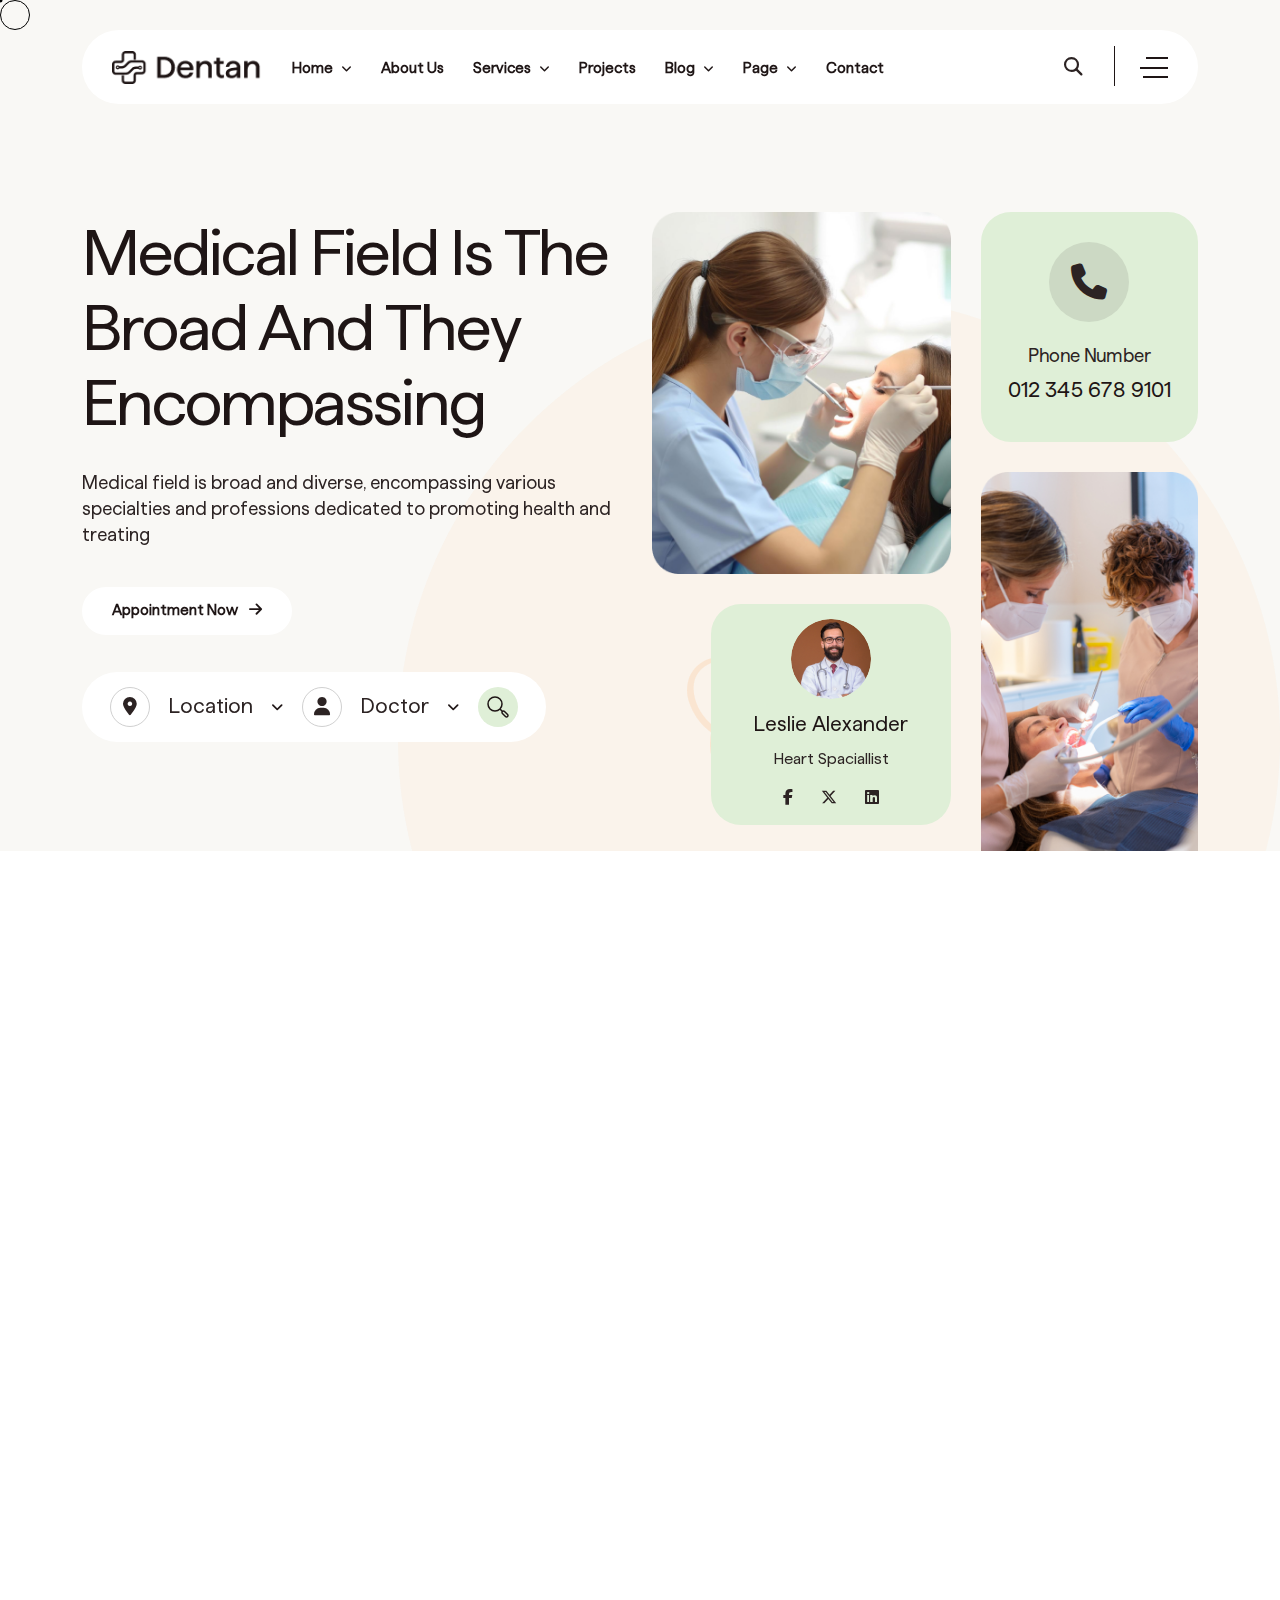
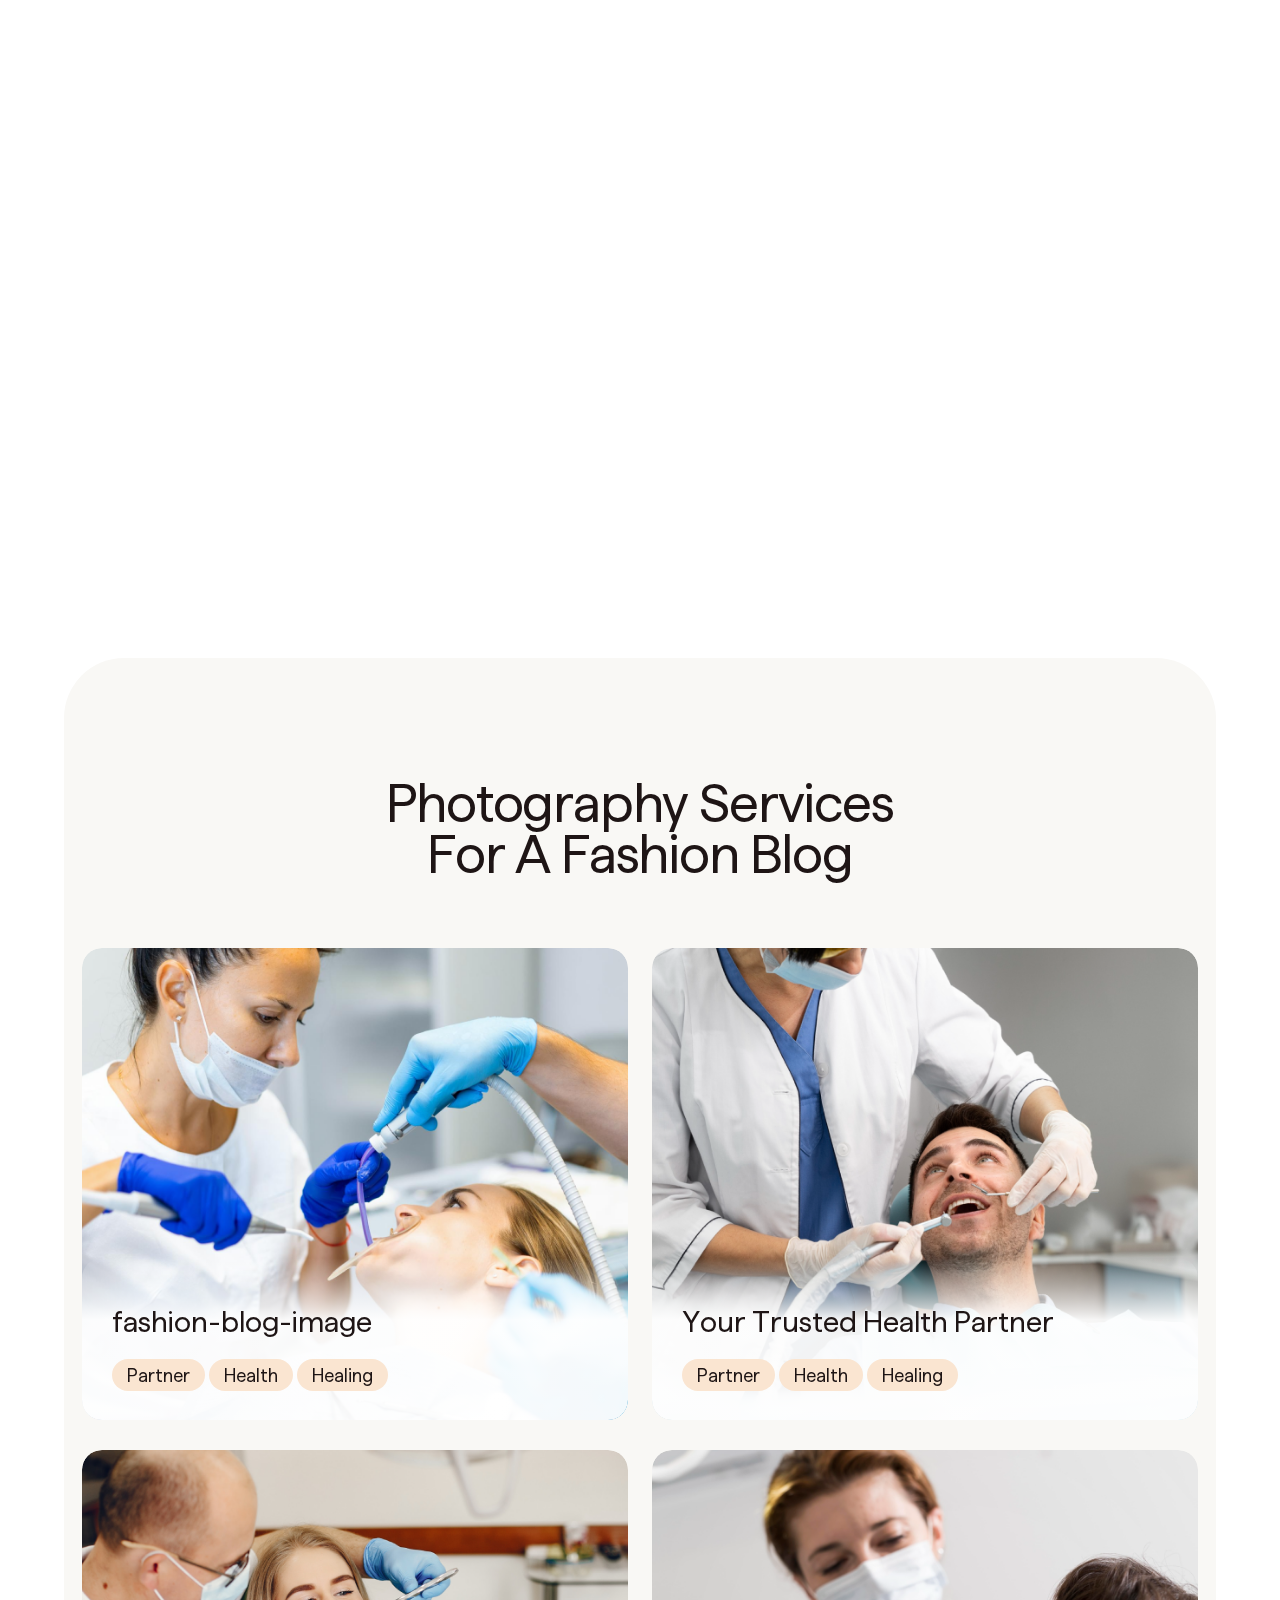
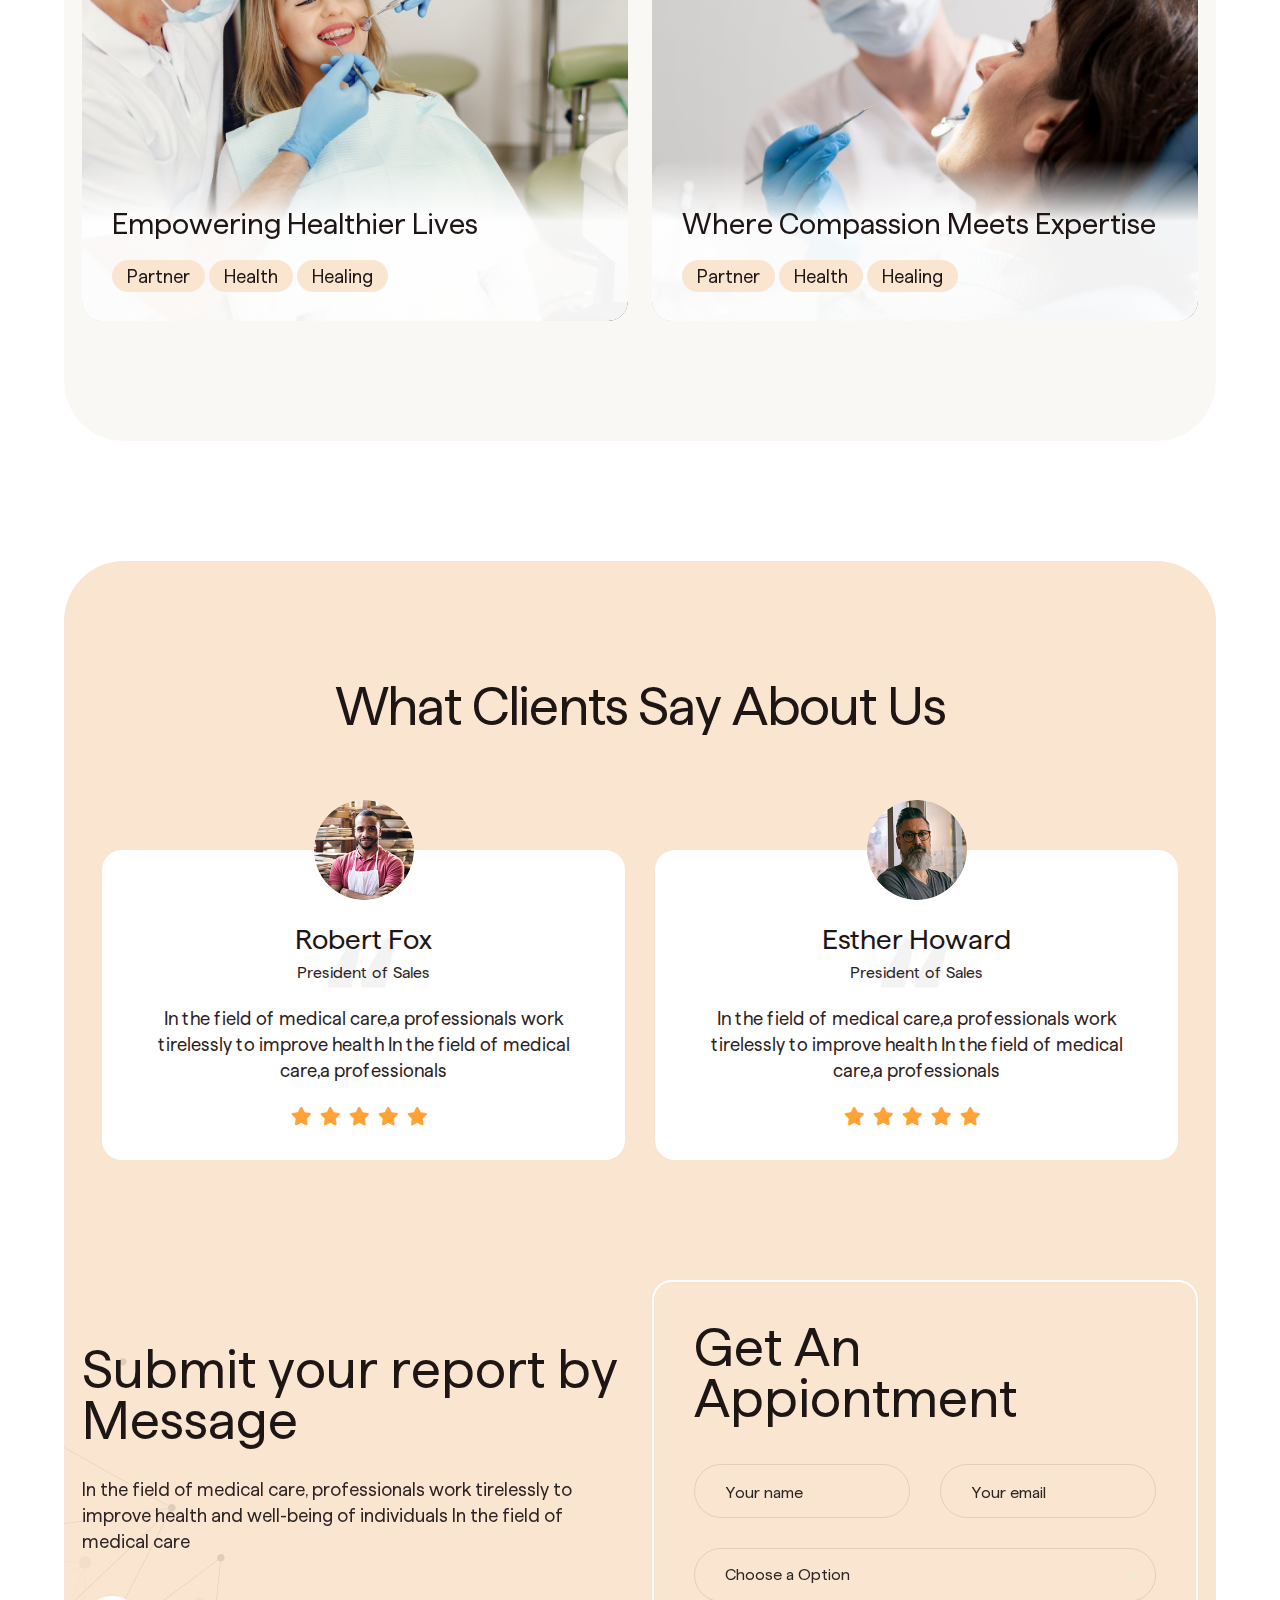
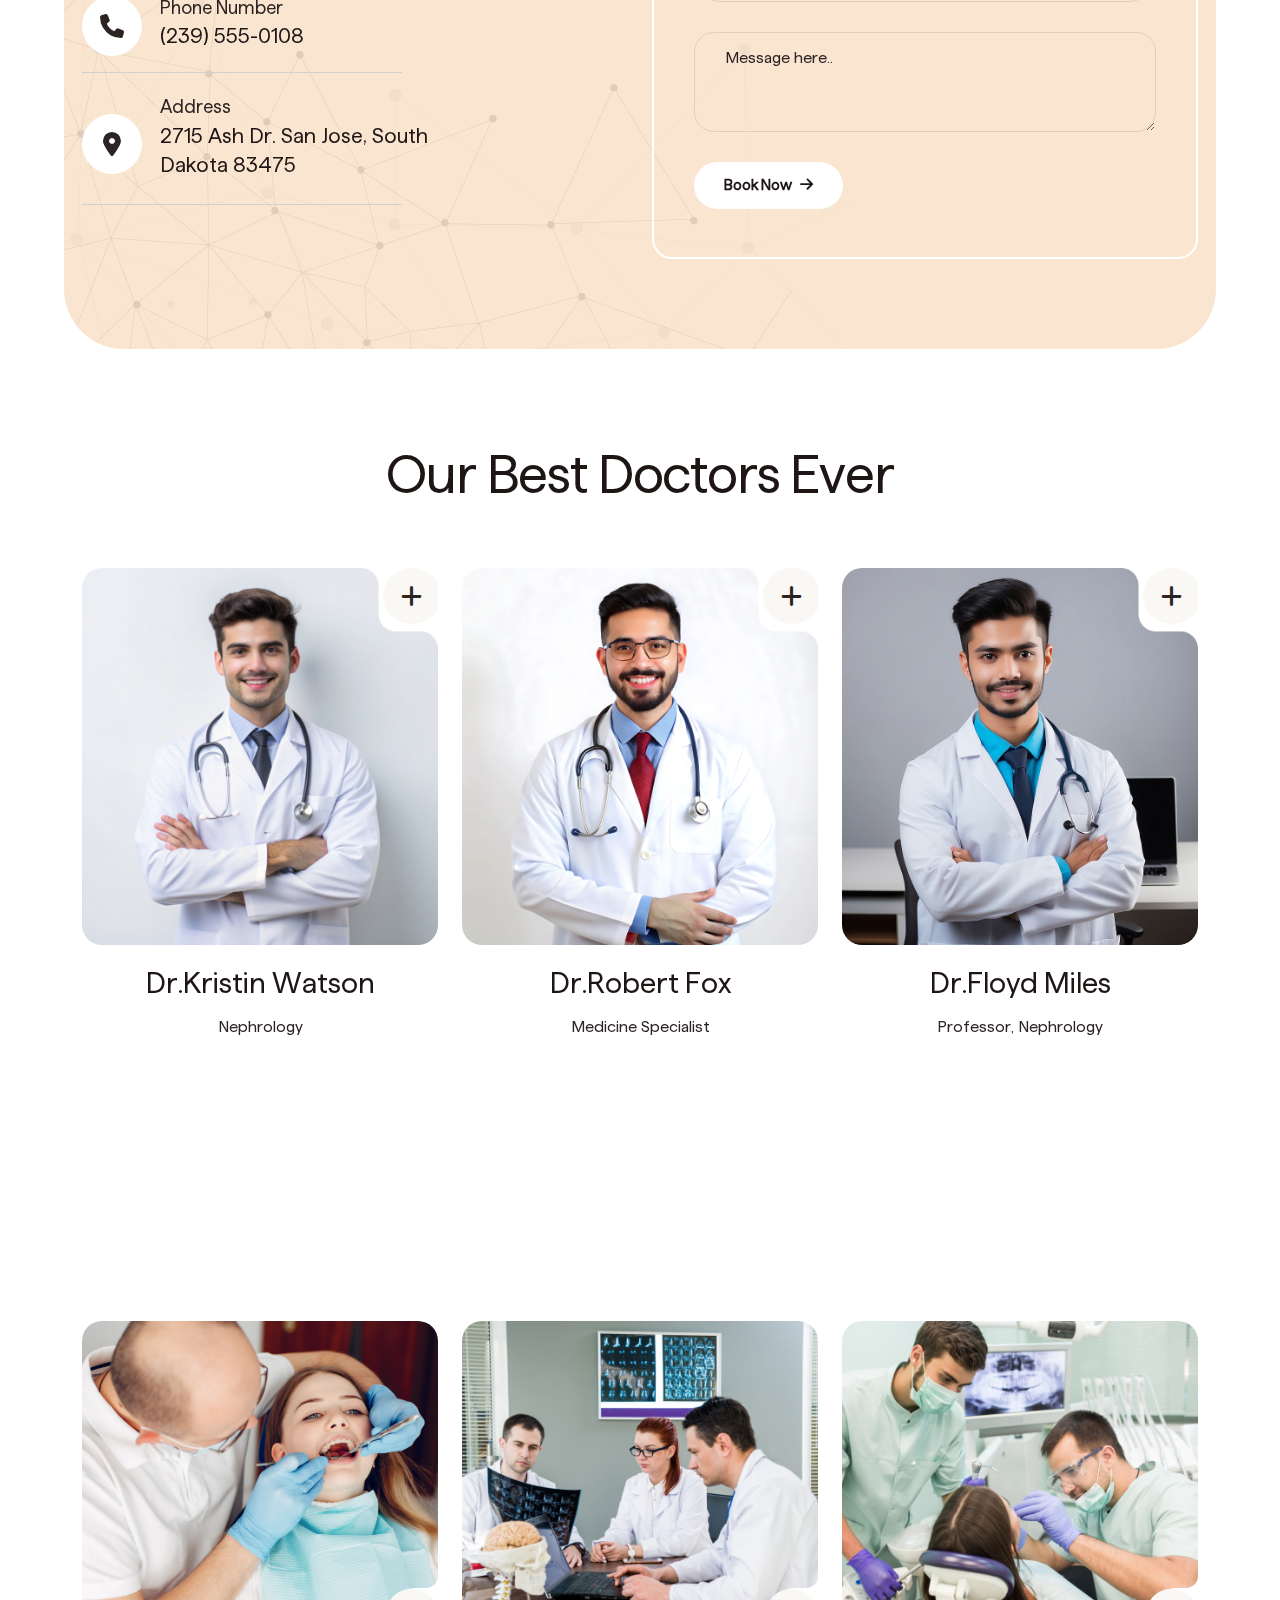
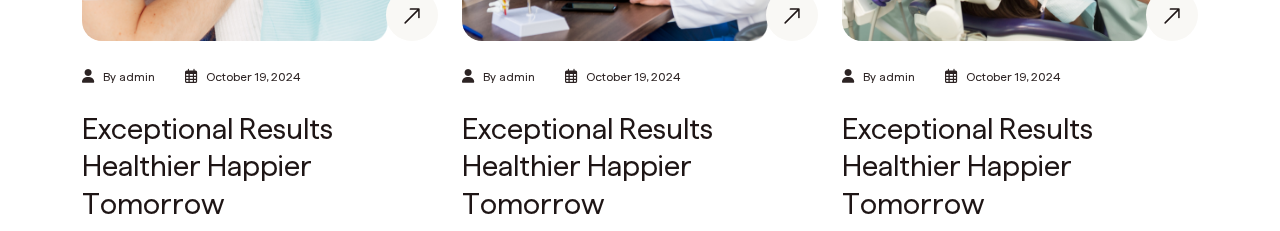
<file: index.html>
<!doctype html>
<html class="no-js" lang="zxx">

<head>
   <meta charset="utf-8">
   <meta htequiv="x-ua-compatible" content="ie=edge">
   <title>Dentan - Home Page</title>
   <meta name="description" content="">
   <meta name="viewport" content="width=device-width, initial-scale=1">

   <!-- Place favicon.ico in the root directory -->
   <link rel="shortcut icon" type="image/x-icon" href="assets/img/favicon.png">

   <!-- CSS here -->
   <link rel="stylesheet" href="assets/css/bootstrap.min.css">
   <link rel="stylesheet" href="assets/css/animate.css">
   <link rel="stylesheet" href="assets/css/swiper-bundle.css">
   <link rel="stylesheet" href="assets/css/backtotop.css">
   <link rel="stylesheet" href="assets/css/nice-select.css">
   <link rel="stylesheet" href="assets/scss/main.css">
   <link rel="stylesheet" href="assets/css/all.min.css">
   <link rel="stylesheet" href="assets/css/common.css">
</head>

<body>
   <!--[if lte IE 9]>
      <p class="browserupgrade">You are using an <strong>outdated</strong> browser. Please <a href="https://browsehappy.com/">upgrade your browser</a> to improve your experience and security.</p>
      <![endif]-->


   <!-- back to top start -->
   <div class="progress-wrap">
      <svg class="progress-circle svg-content" width="100%" height="100%" viewBox="-1 -1 102 102">
         <path d="M50,1 a49,49 0 0,1 0,98 a49,49 0 0,1 0,-98" />
      </svg>
   </div>


   <!-- back to top end -->
   <div class="input-body-overlay"></div>


   <!-- Offcanvas area -->
   <div class="offcanvas-area">
      <div class="offcanvas-wrapper">
         <div class="offcanvas-top d-flex align-items-center justify-content-between">
            <div class="offcanvas-logo">
               <a href="index.html">
                  <a href="#"><img src="assets/img/logo/logo.png" alt="logo"></a>
               </a>
            </div>
            <div class="offcanvas-close">
               <button class="offcanvas-close-btn">
                  <svg width="37" height="38" viewBox="0 0 37 38" fill="none" xmlns="http://www.w3.org/2000/svg">
                     <path d="M9.19141 9.80762L27.5762 28.1924" stroke="currentColor" stroke-width="1.5"
                        stroke-linecap="round" stroke-linejoin="round" />
                     <path d="M9.19141 28.1924L27.5762 9.80761" stroke="currentColor" stroke-width="1.5"
                        stroke-linecap="round" stroke-linejoin="round" />
                  </svg>
               </button>
            </div>
         </div>
         <div class="offcanvas-main">
            <div class="offcanvas-content">
               <h3 class="offcanvas-title">Hello There!</h3>
               <p>Lorem ipsum dolor sit amet, consectetur adipiscing elit, </p>
            </div>
            <div class="offcanvas-menu d-lg-none">
               <nav></nav>
            </div>
            <div class="offcanvas-contact">
               <h3 class="offcanvas-title sm">Information</h3>
               <ul>
                  <li><a href="tel:1245654">+088 (246) 642-27-10</a></li>
                  <li><a href="mailto:hello@housey.com">nathan.roberts@example.com</a></li>
                  <li><a href="#">455 West Orchard Street Kings Mountain, NC 280867</a></li>
               </ul>
            </div>
            <div class="offcanvas-social">
               <h3 class="offcanvas-title sm">Follow Us</h3>
               <ul>
                  <li>
                     <a href="#">
                        <svg width="16" height="16" viewBox="0 0 16 16" fill="none" xmlns="http://www.w3.org/2000/svg">
                           <path
                              d="M11.25 1.5H4.75C2.95507 1.5 1.5 2.95507 1.5 4.75V11.25C1.5 13.0449 2.95507 14.5 4.75 14.5H11.25C13.0449 14.5 14.5 13.0449 14.5 11.25V4.75C14.5 2.95507 13.0449 1.5 11.25 1.5Z"
                              stroke="currentColor" stroke-width="1.5" stroke-linecap="round" stroke-linejoin="round" />
                           <path
                              d="M10.6016 7.5907C10.6818 8.13166 10.5894 8.68414 10.3375 9.16955C10.0856 9.65497 9.68711 10.0486 9.19862 10.2945C8.71014 10.5404 8.15656 10.6259 7.61663 10.5391C7.0767 10.4522 6.57791 10.1972 6.19121 9.81055C5.80451 9.42385 5.54959 8.92506 5.46271 8.38513C5.37583 7.8452 5.46141 7.29163 5.70728 6.80314C5.95315 6.31465 6.34679 5.91613 6.83221 5.66425C7.31763 5.41238 7.87011 5.31998 8.41107 5.4002C8.96287 5.48202 9.47372 5.73915 9.86817 6.1336C10.2626 6.52804 10.5197 7.0389 10.6016 7.5907Z"
                              stroke="currentColor" stroke-width="1.5" stroke-linecap="round" stroke-linejoin="round" />
                           <path d="M11.5742 4.42578H11.5842" stroke="currentColor" stroke-width="1.5"
                              stroke-linecap="round" stroke-linejoin="round" />
                        </svg>
                     </a>
                  </li>
                  <li>
                     <a href="#">
                        <svg width="18" height="18" viewBox="0 0 18 18" fill="none" xmlns="http://www.w3.org/2000/svg">
                           <path
                              d="M2.50589 12.7494C4.57662 16.336 9.16278 17.5648 12.7494 15.4941C14.2113 14.65 15.2816 13.388 15.8962 11.9461C16.7895 9.85066 16.7208 7.37526 15.4941 5.25063C14.2674 3.12599 12.1581 1.82872 9.89669 1.55462C8.34063 1.366 6.71259 1.66183 5.25063 2.50589C1.66403 4.57662 0.435172 9.16278 2.50589 12.7494Z"
                              stroke="currentColor" stroke-width="1.5" />
                           <path
                              d="M12.7127 15.4292C12.7127 15.4292 12.0086 10.4867 10.5011 7.87559C8.99362 5.26451 5.28935 2.57155 5.28935 2.57155M5.68449 15.6124C6.79553 12.2606 12.34 8.54524 16.3975 9.43537M12.311 2.4082C11.1953 5.72344 5.75732 9.38453 1.71875 8.58915"
                              stroke="currentColor" stroke-width="1.5" stroke-linecap="round" />
                        </svg>
                     </a>
                  </li>
                  <li>
                     <a href="#">
                        <svg width="18" height="11" viewBox="0 0 18 11" fill="none" xmlns="http://www.w3.org/2000/svg">
                           <path
                              d="M1 5.5715H6.33342C7.62867 5.5715 8.61917 6.56199 8.61917 7.85725C8.61917 9.15251 7.62867 10.143 6.33342 10.143H1.76192C1.30477 10.143 1 9.83823 1 9.38108V1.76192C1 1.30477 1.30477 1 1.76192 1H5.5715C6.86676 1 7.85725 1.99049 7.85725 3.28575C7.85725 4.58101 6.86676 5.5715 5.5715 5.5715H1Z"
                              stroke="currentColor" stroke-width="1.5" stroke-miterlimit="10" />
                           <path
                              d="M10.9062 7.09454H17.0016C17.0016 5.41832 15.6301 4.04688 13.9539 4.04688C12.2777 4.04688 10.9062 5.41832 10.9062 7.09454ZM10.9062 7.09454C10.9062 8.77076 12.2777 10.1422 13.9539 10.1422H15.2492"
                              stroke="currentColor" stroke-width="1.5" stroke-miterlimit="10" stroke-linecap="round"
                              stroke-linejoin="round" />
                           <path d="M16.1125 1.44434H11.668" stroke="currentColor" stroke-width="1.2"
                              stroke-miterlimit="10" stroke-linecap="round" stroke-linejoin="round" />
                        </svg>
                     </a>
                  </li>
                  <li>
                     <a href="#">
                        <svg width="18" height="14" viewBox="0 0 18 14" fill="none" xmlns="http://www.w3.org/2000/svg">
                           <path
                              d="M12.75 13H5.25C3 13 1.5 11.5 1.5 9.25V4.75C1.5 2.5 3 1 5.25 1H12.75C15 1 16.5 2.5 16.5 4.75V9.25C16.5 11.5 15 13 12.75 13Z"
                              stroke="currentColor" stroke-width="1.5" stroke-miterlimit="10" stroke-linecap="round"
                              stroke-linejoin="round" />
                           <path
                              d="M8.70676 5.14837L10.8006 6.40465C11.5543 6.90716 11.5543 7.66093 10.8006 8.16344L8.70676 9.41972C7.86923 9.92224 7.19922 9.50348 7.19922 8.5822V6.06964C7.19922 4.98086 7.86923 4.64585 8.70676 5.14837Z"
                              fill="currentColor" />
                        </svg>
                     </a>
                  </li>
               </ul>
            </div>
         </div>
      </div>
   </div>
   <!--  -->
   <div class="body-overlay"></div>


   <!-- header area start -->
   <header>
      <div class="header-area" style="background-image: url(assets/img/hero/bg-round.png)">
         <div class="container">
            <div class="header-navigation wow fadeInDown" data-wow-duration="1s" data-wow-delay=".5s"
               id="header-sticky">
               <div class="row align-items-center">
                  <div class="col-xl-2 col-lg-2 col-md-6 col-6">
                     <div class="logo">
                        <a href="#"><img src="assets/img/logo/logo.png" alt="logo"></a>
                     </div>
                  </div>
                  <div class="col-xl-8 col-lg-8 d-none d-xl-block d-xxl-block d-lg-block">
                     <div class="main-menu">
                        <div class="main-menu">
                           <nav class="mobile-menu-active">
                              <ul>
                                 <li class="position-static">
                                    <a target="_blank" href="index.html">Home <i class="fa-solid fa-angle-down"></i></a>
                                    <div class="mega-menu">
                                       <div class="main-has-submenu">
                                          <div
                                             class="row gx-6 row-cols-1 row-cols-md-2 row-cols-lg-5 justify-content-center">
                                             <div class="col homemenu">
                                                <div class="homemenu-thumb mb-15">
                                                   <a href="index.html">
                                                      <img src="assets/img/header/home-1.png" alt="megamenu pic">
                                                   </a>
                                                </div>
                                                <div class="homemenu-content text-center">
                                                   <h4 class="homemenu-title">
                                                      <a href="index.html">Home Style 1</a>
                                                   </h4>
                                                </div>
                                             </div>
                                             <div class="col homemenu">
                                                <div class="homemenu-thumb mb-15">
                                                   <a href="index-2.html">
                                                      <img src="assets/img/header/home-2.png" alt="megamenu pic">
                                                   </a>
                                                </div>
                                                <div class="homemenu-content text-center">
                                                   <h4 class="homemenu-title">
                                                      <a href="index.html">Home Style 2</a>
                                                   </h4>
                                                </div>
                                             </div>
                                             <div class="col homemenu">
                                                <div class="homemenu-thumb mb-15">
                                                   <a href="index-3.html">
                                                      <img src="assets/img/header/home-3.png" alt="megamenu pic">
                                                   </a>
                                                </div>
                                                <div class="homemenu-content text-center">
                                                   <h4 class="homemenu-title">
                                                      <a href="index.html">Home Style 3</a>
                                                   </h4>
                                                </div>
                                             </div>
                                          </div>
                                       </div>
                                    </div>
                                 </li>
                                 <li>
                                    <a href="about-us.html" target="_blank">About Us</a>
                                 </li>
                                 <li>
                                    <a target="_blank" href="service.html">Services <i
                                          class="fa-solid fa-angle-down"></i></a>
                                    <ul class="submenu submenu">
                                       <li><a href="#">Service 1</a></li>
                                       <li><a href="#">Service 2</a></li>
                                       <li><a href="#">Service 3</a></li>
                                       <li><a href="#">Service 4</a></li>
                                       <li><a href="service-details.html">Service Details</a></li>
                                    </ul>
                                 </li>
                                 <li>
                                    <a target="_blank" href="#">Projects</a>
                                 </li>
                                 <li>
                                    <a target="_blank" href="blog.html">Blog <i class="fa-solid fa-angle-down"></i></a>
                                    <ul class="submenu submenu">
                                       <li><a href="#">Blog Grid</a></li>
                                       <li><a href="#">Blog Sidebar</a></li>
                                       <li><a href="blog-details.html">Blog Details</a></li>
                                       <li><a href="#">Blog Details Two</a></li>
                                    </ul>
                                 </li>
                                 <li>
                                    <a target="_blank" href="#">Page <i class="fa-solid fa-angle-down"></i></a>
                                    <ul class="submenu submenu">
                                       <li><a href="#">Faq</a></li>
                                       <li><a href="#">Offer</a></li>
                                       <li><a href="#">Pricing Plan</a></li>
                                       <li><a href="#">Destination</a></li>
                                       <li><a href="#">Destination Details</a></li>
                                    </ul>
                                 </li>
                                 <li>
                                    <a target="_blank" href="contact.html">Contact</a>
                                 </li>
                              </ul>
                           </nav>
                        </div>
                     </div>
                  </div>
                  <div class="col-xl-2 col-lg-2 col-md-6 col-6">
                     <div class="header-right d-flex align-items-center">
                        <div class="search-icon">
                           <div class="header-search search-click">
                              <form action="#" class="header-form header-input-toggle">
                                 <input class="header-search-input" type="text" placeholder="Search...">
                                 <button class="header-submit-btn" type="button">
                                    <i class="fa-solid fa-magnifying-glass"></i>
                                 </button>
                              </form>
                           </div>
                        </div>
                        <div class="sidebar-icon offcanvas-open-btn">
                           <div class="header-3-menu-bar header-menu-btn-black">
                              <button class="offcanvas-open-btn d-flex">
                                 <span class="first-bar"></span>
                                 <span class="second-bar"></span>
                                 <span class="third-bar"></span>
                              </button>
                           </div>
                        </div>
                     </div>
                  </div>
               </div>
            </div>
            <div class="hero-area">
               <div class="row align-items-center row-reverse-md">
                  <div class="col-xl-6 col-lg-6">
                     <div class="hero-content wow fadeInLeft" data-wow-duration="3s" data-wow-delay=".5s">
                        <h1 class="hero-title">
                           Medical Field Is The Broad And They Encompassing
                        </h1>
                        <p>Medical field is broad and diverse, encompassing various specialties and professions
                           dedicated to promoting health and treating </p>
                        <div class="appointment-button">
                           <a class="white-btn" href="#">Appointment Now <i class="fa-solid fa-arrow-right"></i></a>
                        </div>

                        <div class="location-selector d-flex">
                           <div class="location-options d-flex align-items-center">
                              <div class="location-icon">
                                 <i class="fa-solid fa-location-dot"></i>
                              </div>
                              <select id="location" name="location">
                                 <option value="">Location</option>
                                 <option value="usa">United States</option>
                                 <option value="canada">Canada</option>
                                 <option value="uk">United Kingdom</option>
                              </select>
                           </div>
                           <div class="doctor-options location-options d-flex align-items-center">
                              <div class="location-icon">
                                 <i class="fa-solid fa-user"></i>
                              </div>
                              <select id="location" name="location">
                                 <option value="">Doctor</option>
                                 <option value="usa">MBBS Dr. Xy</option>
                                 <option value="canada">FCPS Dr. Yx</option>
                                 <option value="uk">United Kingdom</option>
                              </select>
                           </div>
                           <div class="search-options">
                              <svg xmlns="http://www.w3.org/2000/svg" width="24" height="24" viewBox="0 0 24 24"
                                 fill="none">
                                 <path d="M14 14L16.5 16.5" stroke="#1E1515" stroke-width="1.5"
                                    stroke-linejoin="round" />
                                 <path
                                    d="M16.4333 18.5252C15.8556 17.9475 15.8556 17.0109 16.4333 16.4333C17.0109 15.8556 17.9475 15.8556 18.5252 16.4333L21.5667 19.4748C22.1444 20.0525 22.1444 20.9891 21.5667 21.5667C20.9891 22.1444 20.0525 22.1444 19.4748 21.5667L16.4333 18.5252Z"
                                    stroke="#1E1515" stroke-width="1.5" stroke-linecap="round" />
                                 <path
                                    d="M16 9C16 5.13401 12.866 2 9 2C5.13401 2 2 5.13401 2 9C2 12.866 5.13401 16 9 16C12.866 16 16 12.866 16 9Z"
                                    stroke="#1E1515" stroke-width="1.5" stroke-linejoin="round" />
                              </svg>
                           </div>
                        </div>
                     </div>
                  </div>
                  <div class="col-xl-6 col-lg-6">
                     <div class="hero-image-container p-relative">
                        <div class="star-overlay p-absolute">
                           <img class="animated-top-bottom " src="assets/img/hero/star.png" alt="star">
                        </div>
                        <div class="snack-overlay p-absolute">
                           <img class="animated-left-right" src="assets/img/hero/overlay-snack.png" alt="snack">
                        </div>
                        <div class="hero-left-img d-flex">
                           <div class="first-img">
                              <img class="first-img-wrapper  wow zoomIn" data-wow-duration="3s" data-wow-delay=".5s"
                                 src="assets/img/hero/image (16).png" alt="hero-image">
                              <div class="hero-card heart-spaciallist animated-smooth ">
                                 <img src="assets/img/hero/yeong-man.png" alt="heart-spaciallist">
                                 <h6>Leslie Alexander</h6>
                                 <span>Heart Spaciallist</span>
                                 <div class="card-social">
                                    <ul>
                                       <li><a href="#"><i class="fa-brands fa-facebook-f"></i></a></li>
                                       <li><a href="#"><i class="fa-brands fa-x-twitter"></i></a></li>
                                       <li><a href="#"><i class="fa-brands fa-linkedin"></i></a></li>
                                    </ul>
                                 </div>
                              </div>
                           </div>
                           <div class="hero-phone-number ">
                              <div class="hero-card mb-30 animated-smooth">
                                 <div class="phone-icon">
                                    <i class="fa-solid fa-phone"></i>
                                 </div>
                                 <span>Phone Number</span>
                                 <h6>012 345 678 9101</h6>
                              </div>
                              <div>
                                 <img class=" wow zoomIn" data-wow-duration="3s" data-wow-delay=".5s"
                                    src="assets/img/hero/technician-examining-mouth-woman-reclining-chair-dental-clinic.png"
                                    alt="hero-image">
                              </div>
                           </div>
                        </div>
                     </div>

                  </div>
               </div>
            </div>
         </div>
      </div>
   </header>
   <!-- header area end -->


   <main>
      <!-- Services Section Star Here -->
      <section class="service-area">
         <div class="container">
            <div class="service-title-wrapper d-flex wow fadeInUp" data-wow-duration="3s" data-wow-delay=".5s">
               <h2 class="service-title">Our Latest Service</h2>
               <a href="#" class="primary-btn">All Services <i class="fa-solid fa-arrow-right"></i></a>
            </div>

            <div class="service-wrapper wow fadeInUp" data-wow-duration="3s" data-wow-delay=".5s">
               <div class="row">
                  <div class="col-xl-9">
                     <div class="single-service">
                        <div class="row">
                           <div class="col-xl-6 col-lg-6 col-md-6 col-12 mb-30">
                              <div class="service-container p-relative">
                                 <div class="service-overlay-icon">
                                    <a href="#">
                                       <svg xmlns="http://www.w3.org/2000/svg" width="16" height="16"
                                          viewBox="0 0 16 16" fill="none">
                                          <path fill-rule="evenodd" clip-rule="evenodd"
                                             d="M0.606637 15.4247C0.747289 15.5653 0.938054 15.6444 1.13697 15.6444C1.33588 15.6444 1.52665 15.5653 1.6673 15.4247L14.1757 2.91633L14.1746 9.59106C14.1746 9.68968 14.194 9.78733 14.2318 9.87844C14.2695 9.96955 14.3248 10.0523 14.3945 10.1221C14.4643 10.1918 14.5471 10.2471 14.6382 10.2848C14.7293 10.3226 14.8269 10.342 14.9255 10.342C15.0242 10.342 15.1218 10.3226 15.2129 10.2848C15.304 10.2471 15.3868 10.1918 15.4565 10.1221C15.5263 10.0523 15.5816 9.96955 15.6193 9.87844C15.6571 9.78733 15.6765 9.68968 15.6765 9.59106L15.6765 1.10578C15.6766 1.00713 15.6573 0.909424 15.6196 0.818259C15.5819 0.727093 15.5266 0.644261 15.4568 0.574504C15.3871 0.504747 15.3042 0.449438 15.2131 0.411743C15.1219 0.374049 15.0242 0.35471 14.9256 0.354834L6.44027 0.354833C6.34165 0.354833 6.244 0.374257 6.15289 0.411995C6.06179 0.449735 5.979 0.505049 5.90927 0.574781C5.83954 0.644513 5.78422 0.727297 5.74648 0.818405C5.70875 0.909515 5.68932 1.00717 5.68932 1.10578C5.68932 1.2044 5.70875 1.30205 5.74648 1.39316C5.78422 1.48427 5.83954 1.56705 5.90927 1.63678C5.979 1.70651 6.06179 1.76183 6.15289 1.79957C6.244 1.8373 6.34165 1.85673 6.44027 1.85673L13.115 1.85567L0.606637 14.364C0.465986 14.5047 0.386968 14.6954 0.386967 14.8944C0.386967 15.0933 0.465985 15.284 0.606637 15.4247Z"
                                             fill="#1E1515" />
                                       </svg>
                                    </a>
                                 </div>
                                 <div class="service p-relative">
                                    <div class="serive-heading d-flex">
                                       <div class="heading-icon">
                                          <svg xmlns="http://www.w3.org/2000/svg" width="35" height="35"
                                             viewBox="0 0 35 35" fill="none">
                                             <g clip-path="url(#clip0_8790_621)">
                                                <path
                                                   d="M17.5 32.8125C9.05625 32.8125 2.1875 25.9438 2.1875 17.5C2.1875 9.05625 9.05625 2.1875 17.5 2.1875C25.9438 2.1875 32.8125 9.05625 32.8125 17.5C32.8125 25.9438 25.9438 32.8125 17.5 32.8125ZM17.5 3.64583C9.86125 3.64583 3.64583 9.86125 3.64583 17.5C3.64583 25.1388 9.86125 31.3542 17.5 31.3542C25.1388 31.3542 31.3542 25.1388 31.3542 17.5C31.3542 9.86125 25.1388 3.64583 17.5 3.64583Z"
                                                   fill="#1E1515" />
                                                <path
                                                   d="M17.4987 5.83333C17.0962 5.83333 16.7695 5.50667 16.7695 5.10417V0.729167C16.7695 0.326667 17.0962 0 17.4987 0C17.9012 0 18.2279 0.326667 18.2279 0.729167V5.10417C18.2279 5.50667 17.9012 5.83333 17.4987 5.83333Z"
                                                   fill="#1E1515" />
                                                <path
                                                   d="M17.4987 35.0001C17.0962 35.0001 16.7695 34.6734 16.7695 34.2709V29.8959C16.7695 29.4934 17.0962 29.1667 17.4987 29.1667C17.9012 29.1667 18.2279 29.4934 18.2279 29.8959V34.2709C18.2279 34.6734 17.9012 35.0001 17.4987 35.0001Z"
                                                   fill="#1E1515" />
                                                <path
                                                   d="M34.2721 18.2291H29.8971C29.4946 18.2291 29.168 17.9024 29.168 17.4999C29.168 17.0974 29.4946 16.7708 29.8971 16.7708H34.2721C34.6746 16.7708 35.0013 17.0974 35.0013 17.4999C35.0013 17.9024 34.6746 18.2291 34.2721 18.2291Z"
                                                   fill="#1E1515" />
                                                <path
                                                   d="M5.10417 18.2291H0.729167C0.326667 18.2291 0 17.9024 0 17.4999C0 17.0974 0.326667 16.7708 0.729167 16.7708H5.10417C5.50667 16.7708 5.83333 17.0974 5.83333 17.4999C5.83333 17.9024 5.50667 18.2291 5.10417 18.2291Z"
                                                   fill="#1E1515" />
                                                <path
                                                   d="M21.4578 26.25C20.3698 26.25 19.4307 25.5281 19.2236 24.5335L18.3661 19.6831C18.299 19.3623 17.9257 19.1042 17.5013 19.1042C17.0769 19.1042 16.7036 19.3623 16.6321 19.705L15.7819 24.5117C15.5705 25.5281 14.6313 26.25 13.5448 26.25C12.3826 26.25 11.4113 25.4392 11.283 24.3629L10.9505 21.5717C10.9286 21.3894 10.6617 20.074 9.97776 16.9298C9.64672 15.4146 9.48047 13.8629 9.48047 12.3171C9.48047 10.3498 11.0803 8.75 13.0476 8.75C13.7082 8.75 14.3557 8.92937 14.923 9.26917C16.514 10.2229 18.4886 10.2229 20.0796 9.26917C20.6469 8.92937 21.2959 8.75 21.9551 8.75C23.9223 8.75 25.5221 10.3498 25.5221 12.3171C25.5221 13.8644 25.3559 15.416 25.0263 16.9312C24.163 20.8965 24.0623 21.4856 24.0536 21.5717L23.7211 24.3644C23.5928 25.4392 22.6201 26.25 21.4578 26.25ZM17.5013 17.6458C18.6198 17.6458 19.5853 18.3867 19.7982 19.409L20.6557 24.2579C20.7169 24.5525 21.064 24.7917 21.4578 24.7917C21.8748 24.7917 22.2321 24.5277 22.2715 24.1908L22.604 21.3996C22.6171 21.2917 22.6565 20.9635 23.6 16.6221C23.9063 15.209 24.0623 13.7608 24.0623 12.3185C24.0638 11.1548 23.1188 10.2083 21.9551 10.2083C21.5598 10.2083 21.1705 10.3163 20.8307 10.5204C18.7773 11.7527 16.2267 11.7527 14.1734 10.5204C13.8321 10.3163 13.4428 10.2083 13.0476 10.2083C11.8838 10.2083 10.9388 11.1533 10.9388 12.3171C10.9388 13.7594 11.0948 15.2075 11.4011 16.6206C12.0267 19.4935 12.3607 21.1006 12.3971 21.3981L12.7296 24.1908C12.7705 24.5277 13.1278 24.7917 13.5448 24.7917C13.9386 24.7917 14.2857 24.5525 14.3513 24.236L15.2015 19.4308C15.4173 18.3867 16.3828 17.6458 17.5013 17.6458Z"
                                                   fill="#1E1515" />
                                             </g>
                                             <defs>
                                                <clipPath id="clip0_8790_621">
                                                   <rect width="35" height="35" fill="white" />
                                                </clipPath>
                                             </defs>
                                          </svg>
                                       </div>
                                       <h4>Well ness Starts</h4>
                                    </div>
                                    <div class="service-content">
                                       <p> In the field of medical care, professionals work tirelessly to improve health
                                          and well</p>
                                    </div>
                                 </div>
                              </div>
                           </div>
                           <div class="col-xl-6 col-lg-6 col-md-6 col-12 mb-30">
                              <div class="service-container p-relative">
                                 <div class="service-overlay-icon">
                                    <a href="#">
                                       <svg xmlns="http://www.w3.org/2000/svg" width="16" height="16"
                                          viewBox="0 0 16 16" fill="none">
                                          <path fill-rule="evenodd" clip-rule="evenodd"
                                             d="M0.606637 15.4247C0.747289 15.5653 0.938054 15.6444 1.13697 15.6444C1.33588 15.6444 1.52665 15.5653 1.6673 15.4247L14.1757 2.91633L14.1746 9.59106C14.1746 9.68968 14.194 9.78733 14.2318 9.87844C14.2695 9.96955 14.3248 10.0523 14.3945 10.1221C14.4643 10.1918 14.5471 10.2471 14.6382 10.2848C14.7293 10.3226 14.8269 10.342 14.9255 10.342C15.0242 10.342 15.1218 10.3226 15.2129 10.2848C15.304 10.2471 15.3868 10.1918 15.4565 10.1221C15.5263 10.0523 15.5816 9.96955 15.6193 9.87844C15.6571 9.78733 15.6765 9.68968 15.6765 9.59106L15.6765 1.10578C15.6766 1.00713 15.6573 0.909424 15.6196 0.818259C15.5819 0.727093 15.5266 0.644261 15.4568 0.574504C15.3871 0.504747 15.3042 0.449438 15.2131 0.411743C15.1219 0.374049 15.0242 0.35471 14.9256 0.354834L6.44027 0.354833C6.34165 0.354833 6.244 0.374257 6.15289 0.411995C6.06179 0.449735 5.979 0.505049 5.90927 0.574781C5.83954 0.644513 5.78422 0.727297 5.74648 0.818405C5.70875 0.909515 5.68932 1.00717 5.68932 1.10578C5.68932 1.2044 5.70875 1.30205 5.74648 1.39316C5.78422 1.48427 5.83954 1.56705 5.90927 1.63678C5.979 1.70651 6.06179 1.76183 6.15289 1.79957C6.244 1.8373 6.34165 1.85673 6.44027 1.85673L13.115 1.85567L0.606637 14.364C0.465986 14.5047 0.386968 14.6954 0.386967 14.8944C0.386967 15.0933 0.465985 15.284 0.606637 15.4247Z"
                                             fill="#1E1515" />
                                       </svg>
                                    </a>
                                 </div>
                                 <div class="service p-relative">
                                    <div class="serive-heading d-flex">
                                       <div class="heading-icon">
                                          <svg xmlns="http://www.w3.org/2000/svg" width="35" height="35"
                                             viewBox="0 0 35 35" fill="none">
                                             <g clip-path="url(#clip0_8790_653)">
                                                <path
                                                   d="M30.9358 35C29.8493 35 28.9087 34.2796 28.7016 33.285L27.8441 28.4346C27.7756 28.1123 27.4022 27.8542 26.9779 27.8542C26.5535 27.8542 26.1802 28.1138 26.1072 28.4579L25.2585 33.2631C25.047 34.2796 24.1064 35 23.0199 35C21.8577 35 20.8849 34.1892 20.7581 33.1129L20.4256 30.3217C20.3979 30.0927 20.0712 28.5308 19.4529 25.6798C19.1233 24.166 18.957 22.6144 18.957 21.0656C18.957 19.0998 20.5568 17.5 22.5227 17.5C23.1833 17.5 23.8322 17.6794 24.3995 18.0192C25.9891 18.9729 27.9637 18.9729 29.5562 18.0192C30.122 17.6794 30.7724 17.5 31.4331 17.5C33.3989 17.5 34.9987 19.0998 34.9987 21.0656C34.9987 22.6158 34.8324 24.1675 34.5014 25.6813C33.6395 29.6406 33.5404 30.2327 33.5287 30.3217L33.1962 33.1129C33.0708 34.1892 32.0981 35 30.9358 35ZM26.9779 26.3958C28.0949 26.3958 29.0618 27.1381 29.2747 28.159L30.1322 33.0094C30.1949 33.3025 30.542 33.5417 30.9358 33.5417C31.3514 33.5417 31.7087 33.2777 31.751 32.9423L32.082 30.151C32.0952 30.0417 32.1331 29.7077 33.0781 25.3721C33.3858 23.9604 33.5404 22.5123 33.5404 21.0671C33.5404 19.9033 32.5954 18.9583 31.4331 18.9583C31.0364 18.9583 30.647 19.0662 30.3087 19.2704C28.2554 20.5012 25.7018 20.5012 23.6514 19.2704C23.3116 19.0662 22.9222 18.9583 22.5256 18.9583C21.3604 18.9583 20.4154 19.9033 20.4154 21.0656C20.4154 22.5094 20.5699 23.9575 20.8777 25.3692C21.5412 28.4317 21.8402 29.8594 21.8737 30.1496L22.2062 32.9408C22.247 33.2777 22.6043 33.5417 23.0199 33.5417C23.4137 33.5417 23.7608 33.3025 23.8279 32.986L24.6766 28.1808C24.8939 27.1367 25.8608 26.3958 26.9779 26.3958Z"
                                                   fill="#1E1515" />
                                                <path
                                                   d="M16.7708 29.1667H0.729167C0.326667 29.1667 0 28.84 0 28.4375V22.6042C0 19.7896 2.28958 17.5 5.10417 17.5H15.3125C15.715 17.5 16.0417 17.8267 16.0417 18.2292C16.0417 18.6317 15.715 18.9583 15.3125 18.9583H5.10417C3.09313 18.9583 1.45833 20.5931 1.45833 22.6042V27.7083H16.7708C17.1733 27.7083 17.5 28.035 17.5 28.4375C17.5 28.84 17.1733 29.1667 16.7708 29.1667Z"
                                                   fill="#1E1515" />
                                                <path
                                                   d="M11.6667 14.5833C8.85208 14.5833 6.5625 12.2938 6.5625 9.47917C6.5625 9.07667 6.88917 8.75 7.29167 8.75C9.79708 8.75 10.9375 6.86 10.9375 5.10417C10.9375 4.70167 11.2642 4.375 11.6667 4.375C12.0692 4.375 12.3958 4.70167 12.3958 5.10417C12.3958 6.86 13.5363 8.75 16.0417 8.75C16.4442 8.75 16.7708 9.07667 16.7708 9.47917C16.7708 12.2938 14.4813 14.5833 11.6667 14.5833ZM8.08354 10.1588C8.40292 11.8446 9.8875 13.125 11.6667 13.125C13.4458 13.125 14.9304 11.8446 15.2498 10.1588C13.5712 9.93708 12.3681 9.02417 11.6667 7.82979C10.9652 9.02417 9.76208 9.93708 8.08354 10.1588Z"
                                                   fill="#1E1515" />
                                                <path
                                                   d="M17.4987 14.5833H5.83203C4.62599 14.5833 3.64453 13.6019 3.64453 12.3958V8.02083C3.64453 3.59917 7.2437 0 11.6654 0C16.087 0 19.6862 3.59917 19.6862 8.02083V12.3958C19.6862 13.6019 18.7047 14.5833 17.4987 14.5833ZM11.6654 1.45833C8.04724 1.45833 5.10286 4.40271 5.10286 8.02083V12.3958C5.10286 12.7969 5.43099 13.125 5.83203 13.125H17.4987C17.8997 13.125 18.2279 12.7969 18.2279 12.3958V8.02083C18.2279 4.40271 15.2835 1.45833 11.6654 1.45833Z"
                                                   fill="#1E1515" />
                                             </g>
                                             <defs>
                                                <clipPath id="clip0_8790_653">
                                                   <rect width="35" height="35" fill="white" />
                                                </clipPath>
                                             </defs>
                                          </svg>
                                       </div>
                                       <h4>Partners in Wellness</h4>
                                    </div>
                                    <div class="service-content">
                                       <p> In the field of medical care, professionals work tirelessly to improve health
                                          and well</p>
                                    </div>
                                 </div>
                              </div>
                           </div>
                           <div class="col-xl-6 col-lg-6 col-md-6 col-12 mb-30">
                              <div class="service-container p-relative">
                                 <div class="service-overlay-icon">
                                    <a href="#">
                                       <svg xmlns="http://www.w3.org/2000/svg" width="16" height="16"
                                          viewBox="0 0 16 16" fill="none">
                                          <path fill-rule="evenodd" clip-rule="evenodd"
                                             d="M0.606637 15.4247C0.747289 15.5653 0.938054 15.6444 1.13697 15.6444C1.33588 15.6444 1.52665 15.5653 1.6673 15.4247L14.1757 2.91633L14.1746 9.59106C14.1746 9.68968 14.194 9.78733 14.2318 9.87844C14.2695 9.96955 14.3248 10.0523 14.3945 10.1221C14.4643 10.1918 14.5471 10.2471 14.6382 10.2848C14.7293 10.3226 14.8269 10.342 14.9255 10.342C15.0242 10.342 15.1218 10.3226 15.2129 10.2848C15.304 10.2471 15.3868 10.1918 15.4565 10.1221C15.5263 10.0523 15.5816 9.96955 15.6193 9.87844C15.6571 9.78733 15.6765 9.68968 15.6765 9.59106L15.6765 1.10578C15.6766 1.00713 15.6573 0.909424 15.6196 0.818259C15.5819 0.727093 15.5266 0.644261 15.4568 0.574504C15.3871 0.504747 15.3042 0.449438 15.2131 0.411743C15.1219 0.374049 15.0242 0.35471 14.9256 0.354834L6.44027 0.354833C6.34165 0.354833 6.244 0.374257 6.15289 0.411995C6.06179 0.449735 5.979 0.505049 5.90927 0.574781C5.83954 0.644513 5.78422 0.727297 5.74648 0.818405C5.70875 0.909515 5.68932 1.00717 5.68932 1.10578C5.68932 1.2044 5.70875 1.30205 5.74648 1.39316C5.78422 1.48427 5.83954 1.56705 5.90927 1.63678C5.979 1.70651 6.06179 1.76183 6.15289 1.79957C6.244 1.8373 6.34165 1.85673 6.44027 1.85673L13.115 1.85567L0.606637 14.364C0.465986 14.5047 0.386968 14.6954 0.386967 14.8944C0.386967 15.0933 0.465985 15.284 0.606637 15.4247Z"
                                             fill="#1E1515" />
                                       </svg>
                                    </a>
                                 </div>
                                 <div class="service p-relative">
                                    <div class="serive-heading d-flex">
                                       <div class="heading-icon">
                                          <svg xmlns="http://www.w3.org/2000/svg" width="35" height="35"
                                             viewBox="0 0 35 35" fill="none">
                                             <g clip-path="url(#clip0_8790_643)">
                                                <path
                                                   d="M6.5625 35C6.46917 35 6.37438 34.981 6.28396 34.9446C6.01125 34.8323 5.83333 34.5654 5.83333 34.2708V27.7083H3.64583C1.63625 27.7083 0 26.0735 0 24.0625V3.64583C0 1.63479 1.63625 0 3.64583 0H31.3542C33.3638 0 35 1.63479 35 3.64583V24.0625C35 26.0735 33.3638 27.7083 31.3542 27.7083H14.156L7.07729 34.7871C6.93875 34.9256 6.75208 35 6.5625 35ZM3.64583 1.45833C2.43979 1.45833 1.45833 2.43979 1.45833 3.64583V24.0625C1.45833 25.2685 2.43979 26.25 3.64583 26.25H6.5625C6.965 26.25 7.29167 26.5767 7.29167 26.9792V32.5106L13.3379 26.4644C13.475 26.3273 13.6602 26.25 13.8542 26.25H31.3542C32.5602 26.25 33.5417 25.2685 33.5417 24.0625V3.64583C33.5417 2.43979 32.5602 1.45833 31.3542 1.45833H3.64583Z"
                                                   fill="#1E1515" />
                                                <path
                                                   d="M21.4578 21.875C20.3713 21.875 19.4307 21.1546 19.2236 20.16L18.3661 15.3096C18.299 14.9873 17.9257 14.7292 17.5013 14.7292C17.0769 14.7292 16.7036 14.9887 16.6321 15.3315L15.7819 20.1381C15.5705 21.1546 14.6313 21.875 13.5448 21.875C12.384 21.875 11.4113 21.0642 11.283 19.9879L10.9505 17.1981C10.9286 17.0144 10.6617 15.699 9.97776 12.5548C9.64672 11.0396 9.48047 9.48792 9.48047 7.94063C9.48047 5.97479 11.0803 4.375 13.0476 4.375C13.7082 4.375 14.3557 4.55437 14.923 4.89417C16.514 5.84792 18.4886 5.84792 20.0796 4.89417C20.6469 4.55437 21.2959 4.375 21.9551 4.375C23.9223 4.375 25.5221 5.97479 25.5221 7.94063C25.5221 9.48938 25.3559 11.041 25.0263 12.5562C24.1863 16.4135 24.0653 17.0844 24.0536 17.1967L23.7211 19.9894C23.5928 21.0642 22.6201 21.875 21.4578 21.875ZM17.5013 13.2708C18.6198 13.2708 19.5867 14.0131 19.7982 15.0354L20.6557 19.8844C20.7169 20.1775 21.064 20.4167 21.4578 20.4167C21.8748 20.4167 22.2321 20.1527 22.2715 19.8173L22.604 17.0246C22.6186 16.9065 22.6551 16.59 23.6 12.2471C23.9063 10.834 24.0623 9.38583 24.0623 7.94354C24.0638 6.77833 23.1188 5.83333 21.9551 5.83333C21.5598 5.83333 21.1705 5.94125 20.8307 6.14542C18.7759 7.37917 16.2253 7.37771 14.1734 6.14542C13.8321 5.94125 13.4428 5.83333 13.0476 5.83333C11.8838 5.83333 10.9388 6.77833 10.9388 7.94063C10.9388 9.38292 11.0948 10.831 11.4011 12.2442C12.0267 15.1185 12.3621 16.7271 12.3971 17.0231L12.7296 19.8144C12.7705 20.1527 13.1278 20.4167 13.5448 20.4167C13.9386 20.4167 14.2857 20.1775 14.3513 19.861L15.2015 15.0558C15.4159 14.0117 16.3828 13.2708 17.5013 13.2708Z"
                                                   fill="#1E1515" />
                                             </g>
                                             <defs>
                                                <clipPath id="clip0_8790_643">
                                                   <rect width="35" height="35" fill="white" />
                                                </clipPath>
                                             </defs>
                                          </svg>
                                       </div>
                                       <h4>Healing Starts Here</h4>
                                    </div>
                                    <div class="service-content">
                                       <p> In the field of medical care, professionals work tirelessly to improve health
                                          and well</p>
                                    </div>
                                 </div>
                              </div>
                           </div>
                           <div class="col-xl-6 col-lg-6 col-md-6 col-12 mb-30">
                              <div class="service-container p-relative">
                                 <div class="service-overlay-icon">
                                    <a href="#">
                                       <svg xmlns="http://www.w3.org/2000/svg" width="16" height="16"
                                          viewBox="0 0 16 16" fill="none">
                                          <path fill-rule="evenodd" clip-rule="evenodd"
                                             d="M0.606637 15.4247C0.747289 15.5653 0.938054 15.6444 1.13697 15.6444C1.33588 15.6444 1.52665 15.5653 1.6673 15.4247L14.1757 2.91633L14.1746 9.59106C14.1746 9.68968 14.194 9.78733 14.2318 9.87844C14.2695 9.96955 14.3248 10.0523 14.3945 10.1221C14.4643 10.1918 14.5471 10.2471 14.6382 10.2848C14.7293 10.3226 14.8269 10.342 14.9255 10.342C15.0242 10.342 15.1218 10.3226 15.2129 10.2848C15.304 10.2471 15.3868 10.1918 15.4565 10.1221C15.5263 10.0523 15.5816 9.96955 15.6193 9.87844C15.6571 9.78733 15.6765 9.68968 15.6765 9.59106L15.6765 1.10578C15.6766 1.00713 15.6573 0.909424 15.6196 0.818259C15.5819 0.727093 15.5266 0.644261 15.4568 0.574504C15.3871 0.504747 15.3042 0.449438 15.2131 0.411743C15.1219 0.374049 15.0242 0.35471 14.9256 0.354834L6.44027 0.354833C6.34165 0.354833 6.244 0.374257 6.15289 0.411995C6.06179 0.449735 5.979 0.505049 5.90927 0.574781C5.83954 0.644513 5.78422 0.727297 5.74648 0.818405C5.70875 0.909515 5.68932 1.00717 5.68932 1.10578C5.68932 1.2044 5.70875 1.30205 5.74648 1.39316C5.78422 1.48427 5.83954 1.56705 5.90927 1.63678C5.979 1.70651 6.06179 1.76183 6.15289 1.79957C6.244 1.8373 6.34165 1.85673 6.44027 1.85673L13.115 1.85567L0.606637 14.364C0.465986 14.5047 0.386968 14.6954 0.386967 14.8944C0.386967 15.0933 0.465985 15.284 0.606637 15.4247Z"
                                             fill="#1E1515" />
                                       </svg>
                                    </a>
                                 </div>
                                 <div class="service p-relative">
                                    <div class="serive-heading d-flex">
                                       <div class="heading-icon">
                                          <svg xmlns="http://www.w3.org/2000/svg" width="35" height="35"
                                             viewBox="0 0 35 35" fill="none">
                                             <g clip-path="url(#clip0_8790_647)">
                                                <path
                                                   d="M25.0543 35C23.2854 35 21.7629 33.7531 21.4362 32.0337L19.8058 23.4631C19.5972 22.3738 18.6274 21.5833 17.4987 21.5833C16.3699 21.5833 15.4002 22.3738 15.1931 23.4631L13.5627 32.0323C13.2345 33.7531 11.7135 35 9.94307 35C8.05745 35 6.48391 33.6029 6.28266 31.7494L5.64391 25.881C5.41349 23.7577 4.96141 21.6548 4.29932 19.6263L3.05391 15.8054C1.99516 12.5548 1.45703 9.17583 1.45703 5.76042C1.45703 2.58417 4.07328 0 7.29036 0C9.66016 0 11.9497 0.5775 14.4129 1.76604C16.4895 2.76938 18.5093 2.76938 20.5845 1.76604C23.0477 0.5775 25.3372 0 27.5831 0C30.9241 0 33.5404 2.58417 33.5404 5.76042C33.5404 9.17438 33.0022 12.5548 31.9435 15.8069L30.6981 19.6263C30.036 21.6548 29.5839 23.7577 29.3535 25.881L28.7147 31.7494C28.5135 33.6029 26.9399 35 25.0543 35ZM17.4987 20.125C19.3274 20.125 20.901 21.4142 21.2364 23.1919L22.8668 31.761C23.0637 32.7921 23.9839 33.5417 25.0543 33.5417C26.1933 33.5417 27.1441 32.7031 27.2652 31.5919L27.9039 25.7235C28.146 23.5025 28.6199 21.2975 29.3127 19.1742L30.5581 15.3548C31.5687 12.25 32.082 9.02125 32.082 5.76042C32.082 3.38771 30.1191 1.45833 27.707 1.45833C25.5604 1.45833 23.4793 1.98917 21.2189 3.08C18.7499 4.27146 16.246 4.27146 13.7785 3.08C11.5181 1.98917 9.43703 1.45833 7.41432 1.45833C4.87828 1.45833 2.91536 3.38771 2.91536 5.76042C2.91536 9.02125 3.4287 12.25 4.44078 15.3548L5.6862 19.1742C6.37891 21.2975 6.85286 23.501 7.09349 25.7221L7.73224 31.5904C7.85328 32.7031 8.80411 33.5417 9.94307 33.5417C11.0135 33.5417 11.9322 32.7921 12.1291 31.7596L13.7595 23.1904C14.0964 21.4142 15.6699 20.125 17.4987 20.125Z"
                                                   fill="#1E1515" />
                                                <path
                                                   d="M19.6875 14.5834H15.3125C14.1065 14.5834 13.125 13.602 13.125 12.3959V9.47925C13.125 8.27321 14.1065 7.29175 15.3125 7.29175H19.6875C20.8935 7.29175 21.875 8.27321 21.875 9.47925V12.3959C21.875 13.602 20.8935 14.5834 19.6875 14.5834ZM15.3125 8.75008C14.91 8.75008 14.5833 9.07675 14.5833 9.47925V12.3959C14.5833 12.7984 14.91 13.1251 15.3125 13.1251H19.6875C20.09 13.1251 20.4167 12.7984 20.4167 12.3959V9.47925C20.4167 9.07675 20.09 8.75008 19.6875 8.75008H15.3125Z"
                                                   fill="#1E1515" />
                                                <path
                                                   d="M34.2721 11.6668H21.1471C20.7446 11.6668 20.418 11.3402 20.418 10.9377C20.418 10.5352 20.7446 10.2085 21.1471 10.2085H34.2721C34.6746 10.2085 35.0013 10.5352 35.0013 10.9377C35.0013 11.3402 34.6746 11.6668 34.2721 11.6668Z"
                                                   fill="#1E1515" />
                                                <path
                                                   d="M13.8542 11.6666H0.729167C0.326667 11.6666 0 11.3399 0 10.9374C0 10.5349 0.326667 10.2083 0.729167 10.2083H13.8542C14.2567 10.2083 14.5833 10.5349 14.5833 10.9374C14.5833 11.3399 14.2567 11.6666 13.8542 11.6666Z"
                                                   fill="#1E1515" />
                                             </g>
                                             <defs>
                                                <clipPath id="clip0_8790_647">
                                                   <rect width="35" height="35" fill="white" />
                                                </clipPath>
                                             </defs>
                                          </svg>
                                       </div>
                                       <h4>Nurture Your Life</h4>
                                    </div>
                                    <div class="service-content">
                                       <p> In the field of medical care, professionals work tirelessly to improve health
                                          and well</p>
                                    </div>
                                 </div>
                              </div>
                           </div>
                        </div>
                     </div>
                  </div>
                  <div class="col-xl-3 d-none d-xl-block d-xxl-block">
                     <div class="service-right-image">
                        <img class="img-fluid" src="assets/img/service/image.png" alt="service image">
                     </div>
                  </div>
               </div>
            </div>
         </div>
      </section>
      <!-- Services Section End Here -->

      <!-- About Us Section Star Here -->
      <section class="about-us-area">
         <div class="container">
            <div class="about-wrapper">
               <div class="row align-items-center">
                  <div class="col-xl-6 col-lg-5 col-12">
                     <div class="about-image wow fadeInLeft" data-wow-duration="3s" data-wow-delay=".5s">
                        <img class="img-fluid" src="assets/img/about-us/Group 1321314958.png" alt="about image">
                     </div>
                  </div>
                  <div class="col-xl-6 col-lg-7 col-12">
                     <div class="about-content wow fadeInRight" data-wow-duration="3s" data-wow-delay=".5s">
                        <h2 class="section-title-2">Caring for You Every Step of the Way</h2>
                        <p>In the field of medical care, professionals work tirelessly to improve the health and
                           well-being of individuals. From hospitals</p>
                        <div class="about-list d-flex">
                           <div class="first-list">
                              <ul>
                                 <li>Empowering Healthier Lives</li>
                                 <li>Partnering Your Health Journey</li>
                              </ul>
                           </div>
                           <div class="second-list">
                              <ul>
                                 <li>Your Trusted Health Partner</li>
                                 <li>Where Compassion Expertise</li>
                              </ul>
                           </div>
                        </div>
                        <div class="about-btn-wrapper d-flex">
                           <div class="read-more-btn">
                              <a href="#" class="primary-btn">Read More <i class="fa-solid fa-arrow-right"></i></a>
                           </div>
                           <div class="massage-btn">
                              <a href="#"><svg xmlns="http://www.w3.org/2000/svg" width="45" height="45"
                                    viewBox="0 0 45 45" fill="none">
                                    <g clip-path="url(#clip0_8721_2262)">
                                       <path d="M26.0625 24.7458H35.0764" stroke="#1E1515" stroke-width="2.57908"
                                          stroke-miterlimit="10" stroke-linecap="round" stroke-linejoin="round" />
                                       <path d="M26.0625 28.927H35.0764" stroke="#1E1515" stroke-width="2.57908"
                                          stroke-miterlimit="10" stroke-linecap="round" stroke-linejoin="round" />
                                       <path d="M26.0625 33.1079H35.0764" stroke="#1E1515" stroke-width="2.57908"
                                          stroke-miterlimit="10" stroke-linecap="round" stroke-linejoin="round" />
                                       <path d="M9.85156 9.86328H18.8654" stroke="#1E1515" stroke-width="2.57908"
                                          stroke-miterlimit="10" stroke-linecap="round" stroke-linejoin="round" />
                                       <path d="M9.85156 14.0443H18.8654" stroke="#1E1515" stroke-width="2.57908"
                                          stroke-miterlimit="10" stroke-linecap="round" stroke-linejoin="round" />
                                       <path d="M9.85156 18.2253H14.3585" stroke="#1E1515" stroke-width="2.57908"
                                          stroke-miterlimit="10" stroke-linecap="round" stroke-linejoin="round" />
                                       <mask id="mask0_8721_2262" style="mask-type:luminance" maskUnits="userSpaceOnUse"
                                          x="0" y="0" width="45" height="45">
                                          <path d="M0 7.62939e-06H45V45H0V7.62939e-06Z" fill="white" />
                                       </mask>
                                       <g mask="url(#mask0_8721_2262)">
                                          <path
                                             d="M30.5701 38.6579H34.5863H36.5346C36.7414 38.6579 36.719 38.6504 36.9033 38.7476L40.8048 40.7485C41.0165 40.8256 41.1162 40.7684 41.1063 40.5568L40.8796 36.3931C40.8746 36.3608 40.8671 36.3559 40.8895 36.3359C42.9973 34.544 44.3426 31.8786 44.3426 28.9145V28.4914C44.3426 23.1306 39.9528 18.7455 34.5863 18.7455H26.3422C20.9758 18.7455 16.5859 23.1306 16.5859 28.4914V28.9145C16.5859 34.2728 20.9758 38.6579 26.3422 38.6579H27.5257"
                                             stroke="#1E1515" stroke-width="2.57908" stroke-miterlimit="10"
                                             stroke-linecap="round" stroke-linejoin="round" />
                                          <path
                                             d="M15.0529 4.21871H18.658C24.0245 4.21871 28.4143 8.60393 28.4143 13.9646V14.3852C28.4143 15.9506 28.0406 17.4315 27.3778 18.7455M17.6241 24.1311H10.4165H8.46818C8.25892 24.1311 8.28133 24.1237 8.09693 24.2182L4.19547 26.2217C3.9862 26.2989 3.88407 26.2416 3.89646 26.0275L4.12076 21.8664C4.12568 21.8316 4.13315 21.8265 4.11074 21.8091C2.00304 20.0172 0.660156 17.3518 0.660156 14.3852V13.9646C0.660156 8.60393 5.05003 4.21871 10.4165 4.21871H12.0085"
                                             stroke="#1E1515" stroke-width="2.57908" stroke-miterlimit="10"
                                             stroke-linecap="round" stroke-linejoin="round" />
                                       </g></a>
                           </div>
                           <div class="help-wrapper">
                              <span>Need Help?</span>
                              <h6>(307) 555-0133</h6>
                           </div>
                        </div>
                     </div>
                  </div>
               </div>
            </div>
         </div>
      </section>
      <!-- About Us Section End Here -->

      <!-- Fashion-blog Section Star Here -->
      <section class="fashion-blog-wrapper">
         <div class="gray-fashion-blog">
            <div class="container">
               <div class="row justify-content-center">
                  <div class="col-xxl-6 col-xl-7 col-lg-7 col-md-10 col-sm-10 col-12">
                     <div class="fashion-blog-title">
                        <h2 class="section-title">Photography Services For A Fashion Blog</h2>
                     </div>
                  </div>
               </div>
               <div class="row">
                  <!-- single-fashion 1 -->
                  <div class="col-xl-6 col-lg-6 col-md-6 col-sm-12 mb-30">
                     <div class="single-fashion-blog">
                        <div class="fashion-blog-img">
                           <a href="#"><img src="assets/img/blog/fashion-blog/single-fashion 1.png"
                                 alt="fashion-blog-image" /></a>
                           <div class="fashion-body">
                              <h3 class="fashion-title">fashion-blog-image</h3>
                              <div class="tags">
                                 <span class="tags-badge">Partner</span>
                                 <span class="tags-badge">Health</span>
                                 <span class="tags-badge">Healing</span>
                              </div>
                           </div>
                        </div>
                     </div>
                  </div>
                  <!-- single-fashion 1 -->
                  <div class="col-xl-6 col-lg-6 col-md-6 col-sm-12 mb-30">
                     <div class="single-fashion-blog">
                        <div class="fashion-blog-img">
                           <a href="#"><img src="assets/img/blog/fashion-blog/single-fashion 2.png"
                                 alt="fashion-blog-image" /></a>
                           <div class="fashion-body">
                              <h3 class="fashion-title">Your Trusted Health Partner</h3>
                              <div class="tags">
                                 <span class="tags-badge">Partner</span>
                                 <span class="tags-badge">Health</span>
                                 <span class="tags-badge">Healing</span>
                              </div>
                           </div>
                        </div>
                     </div>
                  </div>
                  <!-- single-fashion 1 -->
                  <div class="col-xl-6 col-lg-6 col-md-6 col-sm-12 mb-30">
                     <div class="single-fashion-blog">
                        <div class="fashion-blog-img">
                           <a href="#"><img src="assets/img/blog/fashion-blog/single-fashion 3.png"
                                 alt="fashion-blog-image" /></a>
                           <div class="fashion-body">
                              <h3 class="fashion-title">Empowering Healthier Lives</h3>
                              <div class="tags">
                                 <span class="tags-badge">Partner</span>
                                 <span class="tags-badge">Health</span>
                                 <span class="tags-badge">Healing</span>
                              </div>
                           </div>
                        </div>
                     </div>
                  </div>
                  <!-- single-fashion 1 -->
                  <div class="col-xl-6 col-lg-6 col-md-6 col-sm-12 mb-30">
                     <div class="single-fashion-blog">
                        <div class="fashion-blog-img">
                           <a href="#"><img src="assets/img/blog/fashion-blog/single-fashion 4.png"
                                 alt="fashion-blog-image" /></a>
                           <div class="fashion-body">
                              <h3 class="fashion-title">Where Compassion Meets Expertise</h3>
                              <div class="tags">
                                 <span class="tags-badge">Partner</span>
                                 <span class="tags-badge">Health</span>
                                 <span class="tags-badge">Healing</span>
                              </div>
                           </div>
                        </div>
                     </div>
                  </div>

               </div>
            </div>
         </div>
      </section>
      <!-- Fashion-blog Section End Here -->

      <!-- Testimonial Section Start Here -->
      <section class="testimonial-area">
         <div class="testimonial-bg-wrapper mb-100" >
            <div class="bg-shape" style="background: url('assets/img/clients/BACKGROUND\ \(1\).png'); background-repeat: no-repeat;
            background-position: bottom left;
            background-repeat: no-repeat;">
            <div class="container">
               <div class="row justify-content-center">
                  <div class="col-xxl-6 col-xl-7 col-lg-7 col-md-10 col-sm-10 col-12">
                     <div class="testimonial-wrapper-title">
                        <h2 class="section-title">What Clients Say About Us</h2>
                     </div>
                  </div>
               </div>
               <div class="testimonial-wrapper swiper mySwiper">
                  <div class="swiper-wrapper">
                     <div class="swiper-slide testimonial text-center">
                        <div class="testimonial-img">
                           <img src="assets/img/clients/client-3.png" alt="Client Image">
                        </div>
                        <div class="client-author">
                           <h5 class="client-name">Robert Fox</h5>
                           <span class="designations">President of Sales</span>
                        </div>
                        <p class="client-description">
                           In the field of medical care,a professionals work tirelessly to improve health In the
                           field of medical care,a professionals
                        </p>
                        <div class="client-reviews">
                           <nav>
                              <ul class="d-flex">
                                 <li><a href="#"><i class="fa-solid fa-star"></i></a></li>
                                 <li><a href="#"><i class="fa-solid fa-star"></i></a></li>
                                 <li><a href="#"><i class="fa-solid fa-star"></i></a></li>
                                 <li><a href="#"><i class="fa-solid fa-star"></i></a></li>
                                 <li><a href="#"><i class="fa-solid fa-star"></i></a></li>
                              </ul>
                           </nav>
                        </div>
                     </div>
                     <div class="swiper-slide testimonial text-center">
                        <div class="testimonial-img">
                           <img src="assets/img/clients/client-1.png" alt="Client Image">
                        </div>
                        <div class="client-author">
                           <h5 class="client-name">Esther Howard</h5>
                           <span class="designations">President of Sales</span>
                        </div>
                        <p class="client-description">
                           In the field of medical care,a professionals work tirelessly to improve health In the
                           field of medical care,a professionals
                        </p>
                        <div class="client-reviews">
                           <nav>
                              <ul class="d-flex">
                                 <li><a href="#"><i class="fa-solid fa-star"></i></a></li>
                                 <li><a href="#"><i class="fa-solid fa-star"></i></a></li>
                                 <li><a href="#"><i class="fa-solid fa-star"></i></a></li>
                                 <li><a href="#"><i class="fa-solid fa-star"></i></a></li>
                                 <li><a href="#"><i class="fa-solid fa-star"></i></a></li>
                              </ul>
                           </nav>
                        </div>
                     </div>
                     <div class="swiper-slide testimonial text-center">
                        <div class="testimonial-img">
                           <img src="assets/img/clients/client-2.png" alt="Client Image">
                        </div>
                        <div class="client-author">
                           <h5 class="client-name">Dianne Russell</h5>
                           <span class="designations">President of Sales</span>
                        </div>
                        <p class="client-description">
                           In the field of medical care,a professionals work tirelessly to improve health In the
                           field of medical care,a professionals
                        </p>

                        <div class="client-reviews">
                           <nav>
                              <ul class="d-flex">
                                 <li><a href="#"><i class="fa-solid fa-star"></i></a></li>
                                 <li><a href="#"><i class="fa-solid fa-star"></i></a></li>
                                 <li><a href="#"><i class="fa-solid fa-star"></i></a></li>
                                 <li><a href="#"><i class="fa-solid fa-star"></i></a></li>
                                 <li><a href="#"><i class="fa-solid fa-star"></i></a></li>
                              </ul>
                           </nav>
                        </div>
                     </div>
                     <div class="swiper-slide testimonial text-center">
                        <div class="testimonial-img">
                           <img src="assets/img/clients/client-2.png" alt="Client Image">
                        </div>
                        <div class="client-author">
                           <h5 class="client-name">Dianne Russell</h5>
                           <span class="designations">President of Sales</span>
                        </div>
                        <p class="client-description">
                           In the field of medical care,a professionals work tirelessly to improve health In the
                           field of medical care,a professionals
                        </p>

                        <div class="client-reviews">
                           <nav>
                              <ul class="d-flex">
                                 <li><a href="#"><i class="fa-solid fa-star"></i></a></li>
                                 <li><a href="#"><i class="fa-solid fa-star"></i></a></li>
                                 <li><a href="#"><i class="fa-solid fa-star"></i></a></li>
                                 <li><a href="#"><i class="fa-solid fa-star"></i></a></li>
                                 <li><a href="#"><i class="fa-solid fa-star"></i></a></li>
                              </ul>
                           </nav>
                        </div>
                     </div>
                  </div>
               </div>

               <div class="report-appiontment-wrapper">
                  <div class="row align-items-center">
                     <div class="col-xl-6 col-lg-6">
                        <div class="report-wrapper">
                           <div class="report-title">
                              <h2>Submit your report by Message</h2>
                           </div>
                           <p>In the field of medical care, professionals work tirelessly to improve health and
                              well-being of individuals In the field of medical care</p>
                           <div class="number-report repo-msg">
                              <div class="icon">
                                 <i class="fa-solid fa-phone"></i>
                              </div>
                              <div class="text">
                                 <span>Phone Number</span>
                                 <a href="tel:(239) 555-0108">
                                    <h6>(239) 555-0108</h6>
                                 </a>
                              </div>
                           </div>
                           <div class="location-report repo-msg">
                              <div class="icon">
                                 <i class="fa-solid fa-location-dot"></i>
                              </div>
                              <div class="text">
                                 <span>Address</span>
                                 <a href="#">
                                    <address>
                                       <h6>2715 Ash Dr. San Jose, South <span> Dakota 83475</span></h6>
                                    </address>
                                 </a>
                              </div>
                           </div>
                        </div>
                     </div>
                     <div class="col-xl-6 col-lg-6">
                        <div class="home-appiontment-form">
                           <div class="appointment-form-wrapper">
                              <h2>Get An Appiontment</h2>
                              <div class="appointment-form">
                                 <form action="">
                                    <p>
                                       <input type="text" name="name" id="name" placeholder="Your name">
                                       <input type="email" name="email" id="email" placeholder="Your email">
                                    </p>
                                    <p>
                                       <select name="choose-dr" id="choose-dr">
                                          <option value="">Choose a Option</option>
                                          <option value="option-1">Dr. Anik</option>
                                          <option value="option-2">Dr. Rahul</option>
                                          <option value="option-3">Dr. Amin</option>
                                       </select>
                                    </p>
                                    <p>
                                       <textarea name="message" id="message" placeholder="Message here.."></textarea>
                                    </p>
                                    <div class="submit-btn">
                                       <a href="#" class="white-btn">Book Now<i class="fa-solid fa-arrow-right"></i></a>
                                    </div>
                                 </form>
                              </div>
                           </div>
                        </div>
                     </div>
                  </div>
               </div>
            </div>
            </div>
         </div>
      </section>
      <!-- Testimonial Section End Here -->


      <!-- Our Best Doctor Section Start Here -->
      <section class="team-area pb-120">
         <div class="container">
            <div class="row justify-content-center">
               <div class="col-xxl-6 col-xl-7 col-lg-7 col-md-10 col-sm-10 col-12">
                  <div class="team-wrapper-title">
                     <h2 class="section-title">Our Best Doctors Ever</h2>
                  </div>
               </div>
            </div>
            <div class="doctor-team-wrapper">
               <div class="row">
                  <div class="col-xl-4 col-lg-4 col-md-6 col-12">
                     <div class="single-doctor">
                        <div class="doctor-img">
                           <img class="img-fluid" src="assets/img/team/team (1).png" alt="Team Image">
                           <div class="info-footer-button-wapper">
                              <a href="" data-bs-toggle="modal" data-bs-target="#bestDoctorModal2"><i
                                    class="fa-solid fa-plus"></i></a>
                           </div>
                           <div class="doctor-social-lists">
                              <ul>
                                 <li><a href="#"><i class="fa-brands fa-pinterest-p"></i></a></li>
                                 <li><a href="#"><i class="fa-brands fa-linkedin"></i></a></li>
                                 <li><a href="#"><i class="fa-brands fa-x-twitter"></i></i></a></li>
                                 <li><a href="#"><i class="fa-brands fa-facebook-f"></i></i></a></li>
                              </ul>
                           </div>
                           <!-- Bootstrap Modal -->
                           <div class="modal fade" id="bestDoctorModal2" tabindex="-1"
                              aria-labelledby="exampleModalLabel" aria-hidden="true">
                              <div class="modal-dialog modal-xl">
                                 <div class="modal-content container">
                                    <div class="modal-header doctor-modal-header">
                                       <button type="button" class="fa-solid fa-x" data-bs-dismiss="modal"
                                          aria-label="Close"></button>
                                    </div>
                                    <div class="modal-body doctor-details doctor-details-modal">
                                       <div class="doctor-details-wrapper">
                                          <div class="row">
                                             <div class="col-xl-4 col-lg-4 col-md-12 col-sm-12 col-xs-12">
                                                <div class="doctor-details-left-area">
                                                   <div class="doctor-profile">
                                                      <div class="doctor-image">
                                                         <img src="assets/img/about-us/doctor-image-2.jpeg"
                                                            alt="Doctor's Photo">
                                                         <div class="doctor-social-wrapper">
                                                            <div class="doctor-social-link">
                                                               <ul>
                                                                  <li><i class="fa-brands fa-facebook-f"></i></li>
                                                                  <li><i class="fa-brands fa-x-twitter"></i></li>
                                                                  <li><i class="fa-brands fa-linkedin"></i></li>
                                                                  <li><i class="fa-brands fa-pinterest-p"></i></li>
                                                               </ul>
                                                            </div>
                                                         </div>
                                                      </div>
                                                   </div>
                                                   <div class="doctor-schedule-wrapper">
                                                      <div class="doctor-schedule-heading">
                                                         <h3>Doctor Schedule</h3>
                                                      </div>
                                                      <div class="doctor-schedule-time">
                                                         <table>
                                                            <tr>
                                                               <td>
                                                                  <span class="day">Monday</span>
                                                               </td>
                                                               <td class="schedule-time">
                                                                  <span class="time">9 Am To 3 Pm</span><i
                                                                     class="fa-regular fa-clock"></i>
                                                               </td>
                                                            </tr>
                                                            <tr>
                                                               <td>
                                                                  <span class="day">Tuseday</span>
                                                               </td>
                                                               <td class="schedule-time">
                                                                  <span class="time">12 Pm To 3 Pm</span><i
                                                                     class="fa-regular fa-clock"></i>
                                                               </td>
                                                            </tr>
                                                            <tr>
                                                               <td>
                                                                  <span class="day">Wednesday</span>
                                                               </td>
                                                               <td class="schedule-time">
                                                                  <span class="time">10 Am To 4 Pm</span><i
                                                                     class="fa-regular fa-clock"></i>
                                                               </td>
                                                            </tr>
                                                            <tr>
                                                               <td>
                                                                  <span class="day">Friday</span>
                                                               </td>
                                                               <td class="schedule-time">
                                                                  <span class="time">11 Am To 5 Pm</span><i
                                                                     class="fa-regular fa-clock"></i>
                                                               </td>
                                                            </tr>
                                                         </table>
                                                      </div>
                                                   </div>
                                                </div>
                                             </div>
                                             <div class="col-xl-8 col-lg-8 col-md-12 col-sm-12 col-xs-12">
                                                <div class="doctor-details-right-area">
                                                   <div class="doctor-info">
                                                      <div class="doctor-info-intro">
                                                         <h1>Robert Fox</h1>
                                                         <p>Medicine Specialist</p>
                                                      </div>
                                                      <div class="doctor-info-description">
                                                         <p>In the field of medical care, professionals work tirelessly
                                                            to improve the health and well-bein the a individuals. From
                                                            hospitals to clinics to research facilities, the medical
                                                            industry plays a crucial role in soci providing essential
                                                            services, treatment, and care to patients</p>
                                                      </div>
                                                   </div>
                                                   <div class="doctor-experience">
                                                      <div class="experience-item">
                                                         <div class="experience-icon-wrapper">
                                                            <svg width="50" height="50" viewBox="0 0 50 50" fill="none"
                                                               xmlns="http://www.w3.org/2000/svg">
                                                               <path
                                                                  d="M16.9651 8.92871C15.9099 8.92871 14.8649 9.13656 13.89 9.54039C12.9151 9.94423 12.0292 10.5361 11.283 11.2823C10.5368 12.0285 9.94492 12.9144 9.54109 13.8893C9.13726 14.8642 8.92941 15.9092 8.92941 16.9644C8.92941 18.0197 9.13726 19.0646 9.54109 20.0396C9.94492 21.0145 10.5368 21.9004 11.283 22.6465C12.0292 23.3927 12.9151 23.9846 13.89 24.3885C14.8649 24.7923 15.9099 25.0001 16.9651 25.0001C19.0963 25.0001 21.1402 24.1535 22.6472 22.6465C24.1542 21.1395 25.0008 19.0956 25.0008 16.9644C25.0008 14.8332 24.1542 12.7893 22.6472 11.2823C21.1402 9.77533 19.0963 8.92871 16.9651 8.92871ZM11.608 16.9644C11.608 16.2609 11.7465 15.5643 12.0158 14.9143C12.285 14.2644 12.6796 13.6738 13.1771 13.1764C13.6745 12.6789 14.2651 12.2843 14.915 12.0151C15.565 11.7458 16.2616 11.6073 16.9651 11.6073C17.6686 11.6073 18.3653 11.7458 19.0152 12.0151C19.6652 12.2843 20.2557 12.6789 20.7532 13.1764C21.2507 13.6738 21.6453 14.2644 21.9145 14.9143C22.1837 15.5643 22.3223 16.2609 22.3223 16.9644C22.3223 18.3852 21.7579 19.7478 20.7532 20.7525C19.7485 21.7572 18.3859 22.3216 16.9651 22.3216C15.5443 22.3216 14.1817 21.7572 13.1771 20.7525C12.1724 19.7478 11.608 18.3852 11.608 16.9644ZM35.7151 12.5001C34.0575 12.5001 32.4678 13.1586 31.2957 14.3307C30.1236 15.5028 29.4651 17.0925 29.4651 18.7501C29.4651 20.4077 30.1236 21.9975 31.2957 23.1696C32.4678 24.3417 34.0575 25.0001 35.7151 25.0001C37.3727 25.0001 38.9624 24.3417 40.1345 23.1696C41.3066 21.9975 41.9651 20.4077 41.9651 18.7501C41.9651 17.0925 41.3066 15.5028 40.1345 14.3307C38.9624 13.1586 37.3727 12.5001 35.7151 12.5001ZM32.1437 18.7501C32.1437 17.8029 32.52 16.8945 33.1897 16.2248C33.8595 15.555 34.7679 15.1787 35.7151 15.1787C36.6623 15.1787 37.5707 15.555 38.2405 16.2248C38.9103 16.8945 39.2866 17.8029 39.2866 18.7501C39.2866 19.6973 38.9103 20.6058 38.2405 21.2755C37.5707 21.9453 36.6623 22.3216 35.7151 22.3216C34.7679 22.3216 33.8595 21.9453 33.1897 21.2755C32.52 20.6058 32.1437 19.6973 32.1437 18.7501ZM3.57227 32.5894C3.57227 31.5238 3.99557 30.5019 4.74907 29.7484C5.50256 28.9949 6.52452 28.5716 7.59012 28.5716H26.3401C27.4057 28.5716 28.4277 28.9949 29.1812 29.7484C29.9347 30.5019 30.358 31.5238 30.358 32.5894V33.5376C30.3566 33.6822 30.3465 33.8265 30.3276 33.9698C30.2874 34.3382 30.2218 34.7033 30.1312 35.0627C29.8354 36.2351 29.3091 37.3369 28.583 38.3037C26.7723 40.7198 23.3187 42.8573 16.9651 42.8573C10.6116 42.8573 7.15798 40.7198 5.34727 38.3037C4.62179 37.3367 4.09609 36.2349 3.80084 35.0627C3.68397 34.5959 3.60927 34.1196 3.57762 33.6394L3.57227 33.5376V32.5894ZM6.25084 33.4734V33.5055L6.26691 33.6841C6.28477 33.8519 6.32048 34.1037 6.39905 34.4126C6.60725 35.2386 6.97752 36.015 7.48834 36.6966C8.69191 38.2984 11.2651 40.1787 16.9651 40.1787C22.6651 40.1787 25.2383 38.2984 26.4401 36.6966C27.0651 35.8644 27.3758 35.0323 27.5294 34.4126C27.6047 34.1151 27.6543 33.8116 27.6776 33.5055L27.6794 33.4734V32.5894C27.6794 32.2342 27.5383 31.8936 27.2871 31.6424C27.036 31.3913 26.6953 31.2501 26.3401 31.2501H7.59012C7.23492 31.2501 6.89427 31.3913 6.6431 31.6424C6.39194 31.8936 6.25084 32.2342 6.25084 32.5894V33.4734ZM30.5366 38.6073C31.9169 39.0305 33.6205 39.2859 35.7116 39.2859C40.658 39.2859 43.4223 37.8644 44.9241 36.1501C45.5236 35.4711 45.9684 34.6699 46.2276 33.8019C46.329 33.4512 46.3942 33.091 46.4223 32.7269L46.4258 32.643V32.5894C46.4258 31.5238 46.0025 30.5019 45.249 29.7484C44.4955 28.9949 43.4736 28.5716 42.408 28.5716H30.5258C31.2294 29.3055 31.7437 30.2251 31.9866 31.2501H42.4098C42.7619 31.2501 43.0999 31.3888 43.3505 31.6361C43.6012 31.8834 43.7444 32.2195 43.7491 32.5716L43.7401 32.6537C43.7223 32.7884 43.6942 32.9215 43.6562 33.0519C43.5055 33.5455 43.2496 34.0006 42.9062 34.3859C42.0651 35.3502 40.1437 36.6073 35.7116 36.6073C34.0312 36.6073 32.7116 36.4269 31.6741 36.1484C31.4005 37.0128 31.0182 37.8391 30.5366 38.6073Z"
                                                                  fill="#1E1515" />
                                                            </svg>
                                                         </div>
                                                         <div class="experience-text-wrapper">
                                                            <h2>20k</h2>
                                                            <p>Patients</p>
                                                         </div>
                                                      </div>
                                                      <div class="experience-item">
                                                         <div class="experience-icon-wrapper">
                                                            <svg width="50" height="50" viewBox="0 0 50 50" fill="none"
                                                               xmlns="http://www.w3.org/2000/svg">
                                                               <path
                                                                  d="M21.6993 16.8113L20.9333 21.1951L24.9453 19.1259L28.9574 21.1951L28.1915 16.8113L31.4376 13.7093L26.9523 13.0693L24.9383 9.0835L22.9314 13.0693L18.4531 13.7093L21.6993 16.8113Z"
                                                                  fill="#1E1515" />
                                                               <path
                                                                  d="M40.9003 3.80866C40.9061 3.17972 40.9061 2.56131 40.9003 1.95343V0H8.8896V1.95343C8.8896 2.56131 8.8896 3.17972 8.8896 3.80866H0.00659658V5.76208C-0.10919 10.3903 1.30205 14.9278 4.02218 18.6733C6.22619 21.4667 8.83022 23.9194 11.7501 25.9522C13.1712 26.9621 14.5061 28.0883 15.7411 29.3189C17.7424 31.9536 20.1801 34.2258 22.9485 36.0367V39.2614H21.9722C19.6435 39.2637 17.4107 40.1899 15.7636 41.8368C14.1164 43.4837 13.1893 45.7168 13.1856 48.0466V50H36.613V48.0466C36.6107 45.7159 35.6843 43.4814 34.0369 41.8334C32.3896 40.1853 30.1561 39.2585 27.8264 39.2562H26.8502V36.0367C29.6136 34.2289 32.0476 31.9617 34.047 29.333C35.3039 28.086 36.6642 26.948 38.1134 25.9311C41.0609 23.9064 43.6943 21.4585 45.929 18.6663C48.678 14.9355 50.108 10.3956 49.9936 5.76208V3.80866H40.9003ZM3.99588 7.71551H9.00703C9.14794 11.7372 9.78132 15.7264 10.893 19.5939C10.9894 19.9113 11.0911 20.2269 11.1945 20.539C9.15948 19.0294 7.46625 17.1066 6.22571 14.8967C4.98517 12.6868 4.2253 10.2396 3.99588 7.71551ZM27.8335 43.1665C28.7829 43.1676 29.7115 43.4452 30.5059 43.9656C31.3002 44.4859 31.9259 45.2264 32.3065 46.0967H17.4974C17.878 45.2264 18.5037 44.4859 19.298 43.9656C20.0924 43.4452 21.021 43.1676 21.9705 43.1665H27.8335ZM31.1462 26.729C30.7774 27.1283 30.4371 27.5532 30.1278 28.0003C28.6082 29.7845 26.8472 31.3479 24.8958 32.6454C22.9454 31.35 21.1851 29.789 19.6656 28.0073C19.352 27.5541 19.007 27.1234 18.6332 26.7185C13.764 20.0761 12.9087 11.7486 12.8018 3.90685H36.9899C36.89 11.7644 36.0329 20.0901 31.1409 26.729H31.1462ZM38.5674 20.6285C38.6831 20.2865 38.7935 19.9428 38.9004 19.5939C40.014 15.7267 40.6491 11.7374 40.7916 7.71551H45.9973C45.7502 10.2733 44.9595 12.7487 43.678 14.9757C42.3966 17.2028 40.6541 19.1301 38.5674 20.6285Z"
                                                                  fill="#1E1515" />
                                                            </svg>
                                                         </div>
                                                         <div class="experience-text-wrapper">
                                                            <h2>11+ Year</h2>
                                                            <p>Experiences</p>
                                                         </div>
                                                      </div>
                                                      <div class="experience-item">
                                                         <div class="experience-icon-wrapper">
                                                            <svg width="50" height="50" viewBox="0 0 50 50" fill="none"
                                                               xmlns="http://www.w3.org/2000/svg">
                                                               <path
                                                                  d="M10 7.5C8.67392 7.5 7.40215 8.02678 6.46447 8.96447C5.52678 9.90215 5 11.1739 5 12.5V21.6775C5.7125 20.7975 6.555 20.0275 7.5 19.395V12.5C7.5 11.837 7.76339 11.2011 8.23223 10.7322C8.70107 10.2634 9.33696 10 10 10H40C40.663 10 41.2989 10.2634 41.7678 10.7322C42.2366 11.2011 42.5 11.837 42.5 12.5V32.5C42.5 33.163 42.2366 33.7989 41.7678 34.2678C41.2989 34.7366 40.663 35 40 35H23.105C22.9146 35.2823 22.7128 35.5567 22.5 35.8225V37.5H40C41.3261 37.5 42.5979 36.9732 43.5355 36.0355C44.4732 35.0979 45 33.8261 45 32.5V12.5C45 11.1739 44.4732 9.90215 43.5355 8.96447C42.5979 8.02678 41.3261 7.5 40 7.5H10ZM12.5 16.25C12.5 15.9185 12.6317 15.6005 12.8661 15.3661C13.1005 15.1317 13.4185 15 13.75 15H36.25C36.5815 15 36.8995 15.1317 37.1339 15.3661C37.3683 15.6005 37.5 15.9185 37.5 16.25C37.5 16.5815 37.3683 16.8995 37.1339 17.1339C36.8995 17.3683 36.5815 17.5 36.25 17.5H13.75C13.4185 17.5 13.1005 17.3683 12.8661 17.1339C12.6317 16.8995 12.5 16.5815 12.5 16.25ZM13.75 37.5C11.4294 37.5 9.20376 36.5781 7.56282 34.9372C5.92187 33.2962 5 31.0706 5 28.75C5 26.4294 5.92187 24.2038 7.56282 22.5628C9.20376 20.9219 11.4294 20 13.75 20C16.0706 20 18.2962 20.9219 19.9372 22.5628C21.5781 24.2038 22.5 26.4294 22.5 28.75C22.5 31.0706 21.5781 33.2962 19.9372 34.9372C18.2962 36.5781 16.0706 37.5 13.75 37.5ZM7.5 38.105C9.35011 39.3408 11.5251 40.0003 13.75 40C16.0625 40 18.2125 39.3 20 38.105V45C20 45.2321 19.9354 45.4597 19.8133 45.6572C19.6913 45.8546 19.5166 46.0142 19.309 46.118C19.1014 46.2219 18.8689 46.2658 18.6377 46.2449C18.4065 46.2241 18.1857 46.1393 18 46L14.5 43.375C14.2836 43.2127 14.0205 43.125 13.75 43.125C13.4795 43.125 13.2164 43.2127 13 43.375L9.5 46C9.31429 46.1393 9.09346 46.2241 8.86226 46.2449C8.63106 46.2658 8.39862 46.2219 8.19098 46.118C7.98335 46.0142 7.80873 45.8546 7.68669 45.6572C7.56464 45.4597 7.5 45.2321 7.5 45V38.105ZM26.25 25C25.9185 25 25.6005 25.1317 25.3661 25.3661C25.1317 25.6005 25 25.9185 25 26.25C25 26.5815 25.1317 26.8995 25.3661 27.1339C25.6005 27.3683 25.9185 27.5 26.25 27.5H36.25C36.5815 27.5 36.8995 27.3683 37.1339 27.1339C37.3683 26.8995 37.5 26.5815 37.5 26.25C37.5 25.9185 37.3683 25.6005 37.1339 25.3661C36.8995 25.1317 36.5815 25 36.25 25H26.25Z"
                                                                  fill="#1E1515" />
                                                            </svg>
                                                         </div>
                                                         <div class="experience-text-wrapper">
                                                            <h2>10+</h2>
                                                            <p>Certification</p>
                                                         </div>
                                                      </div>
                                                   </div>
                                                   <div class="doctor-skills">
                                                      <h3>Skills</h3>
                                                      <div class="doctor-skill-sets">
                                                         <div class="skill-item">
                                                            <h4>Energy</h4>
                                                            <div class="progress-bar-wrapper">
                                                               <div class="progress">
                                                                  <div class="progress-bar" role="progressbar"
                                                                     style="width: 10%" aria-valuenow="50"
                                                                     aria-valuemin="0" aria-valuemax="100">
                                                                     <div class="progress-text">
                                                                        <p>50%</p>
                                                                     </div>
                                                                  </div>
                                                               </div>
                                                            </div>
                                                         </div>
                                                         <div class="skill-item">
                                                            <h4>Tecnical</h4>
                                                            <div class="progress-bar-wrapper">
                                                               <div class="progress">
                                                                  <div class="progress-bar" role="progressbar"
                                                                     style="width: 10%" aria-valuenow="50"
                                                                     aria-valuemin="0" aria-valuemax="100">
                                                                     <div class="progress-text">
                                                                        <p>50%</p>
                                                                     </div>
                                                                  </div>
                                                               </div>
                                                            </div>
                                                         </div>
                                                         <div class="skill-item">
                                                            <h4>Clients Satisfaction</h4>
                                                            <div class="progress-bar-wrapper">
                                                               <div class="progress">
                                                                  <div class="progress-bar" role="progressbar"
                                                                     style="width: 10%" aria-valuenow="50"
                                                                     aria-valuemin="0" aria-valuemax="100">
                                                                     <div class="progress-text">
                                                                        <p>50%</p>
                                                                     </div>
                                                                  </div>
                                                               </div>
                                                            </div>
                                                         </div>
                                                      </div>
                                                   </div>
                                                   <div class="doctor-biography">
                                                      <h3>Biography</h3>
                                                      <p>Health care is a vital aspect of maintaining overall
                                                         well-being, encompassing a range of services from and the a
                                                         preventive care to treatment of illnesses. It focuses on
                                                         promoting health, preventing diseases, and the a the and
                                                         providing medical attention when needed.Health care is a vital
                                                         aspect of maintaining overall well-being, they a encompassing a
                                                         range of services </p>
                                                   </div>
                                                </div>
                                             </div>
                                          </div>
                                       </div>
                                    </div>
                                    <div class="modal-footer doctor-modal-footer">
                                       <button type="button" class="btn btn-secondary primary-btn"
                                          data-bs-dismiss="modal">Close</button>
                                    </div>
                                 </div>
                              </div>
                           </div>
                        </div>
                        <div class="doctor-author">
                           <h4 class="doctor-name">Dr.Kristin Watson</h4>
                           <span class="doctor-designations">Nephrology</span>
                        </div>
                     </div>
                  </div>
                  <div class="col-xl-4 col-lg-4 col-md-6 col-12">
                     <div class="single-doctor">
                        <div class="doctor-img">
                           <img class="img-fluid" src="assets/img/team/team (2).png" alt="Team Image">
                           <div class="info-footer-button-wapper">
                              <a href="" data-bs-toggle="modal" data-bs-target="#bestDoctorModal2"><i
                                    class="fa-solid fa-plus"></i></a>
                           </div>
                           <div class="doctor-social-lists">
                              <ul>
                                 <li><a href="#"><i class="fa-brands fa-pinterest-p"></i></a></li>
                                 <li><a href="#"><i class="fa-brands fa-linkedin"></i></a></li>
                                 <li><a href="#"><i class="fa-brands fa-x-twitter"></i></i></a></li>
                                 <li><a href="#"><i class="fa-brands fa-facebook-f"></i></i></a></li>
                              </ul>
                           </div>
                           <!-- Bootstrap Modal -->
                           <div class="modal fade" id="bestDoctorModal2" tabindex="-1"
                              aria-labelledby="exampleModalLabel" aria-hidden="true">
                              <div class="modal-dialog modal-xl">
                                 <div class="modal-content container">
                                    <div class="modal-header doctor-modal-header">
                                       <button type="button" class="fa-solid fa-x" data-bs-dismiss="modal"
                                          aria-label="Close"></button>
                                    </div>
                                    <div class="modal-body doctor-details doctor-details-modal">
                                       <div class="doctor-details-wrapper">
                                          <div class="row">
                                             <div class="col-xl-4 col-lg-4 col-md-12 col-sm-12 col-xs-12">
                                                <div class="doctor-details-left-area">
                                                   <div class="doctor-profile">
                                                      <div class="doctor-image">
                                                         <img src="assets/img/about-us/doctor-image-2.jpeg"
                                                            alt="Doctor's Photo">
                                                         <div class="doctor-social-wrapper">
                                                            <div class="doctor-social-link">
                                                               <ul>
                                                                  <li><i class="fa-brands fa-facebook-f"></i></li>
                                                                  <li><i class="fa-brands fa-x-twitter"></i></li>
                                                                  <li><i class="fa-brands fa-linkedin"></i></li>
                                                                  <li><i class="fa-brands fa-pinterest-p"></i></li>
                                                               </ul>
                                                            </div>
                                                         </div>
                                                      </div>
                                                   </div>
                                                   <div class="doctor-schedule-wrapper">
                                                      <div class="doctor-schedule-heading">
                                                         <h3>Doctor Schedule</h3>
                                                      </div>
                                                      <div class="doctor-schedule-time">
                                                         <table>
                                                            <tr>
                                                               <td>
                                                                  <span class="day">Monday</span>
                                                               </td>
                                                               <td class="schedule-time">
                                                                  <span class="time">9 Am To 3 Pm</span><i
                                                                     class="fa-regular fa-clock"></i>
                                                               </td>
                                                            </tr>
                                                            <tr>
                                                               <td>
                                                                  <span class="day">Tuseday</span>
                                                               </td>
                                                               <td class="schedule-time">
                                                                  <span class="time">12 Pm To 3 Pm</span><i
                                                                     class="fa-regular fa-clock"></i>
                                                               </td>
                                                            </tr>
                                                            <tr>
                                                               <td>
                                                                  <span class="day">Wednesday</span>
                                                               </td>
                                                               <td class="schedule-time">
                                                                  <span class="time">10 Am To 4 Pm</span><i
                                                                     class="fa-regular fa-clock"></i>
                                                               </td>
                                                            </tr>
                                                            <tr>
                                                               <td>
                                                                  <span class="day">Friday</span>
                                                               </td>
                                                               <td class="schedule-time">
                                                                  <span class="time">11 Am To 5 Pm</span><i
                                                                     class="fa-regular fa-clock"></i>
                                                               </td>
                                                            </tr>
                                                         </table>
                                                      </div>
                                                   </div>
                                                </div>
                                             </div>
                                             <div class="col-xl-8 col-lg-8 col-md-12 col-sm-12 col-xs-12">
                                                <div class="doctor-details-right-area">
                                                   <div class="doctor-info">
                                                      <div class="doctor-info-intro">
                                                         <h1>Robert Fox</h1>
                                                         <p>Medicine Specialist</p>
                                                      </div>
                                                      <div class="doctor-info-description">
                                                         <p>In the field of medical care, professionals work tirelessly
                                                            to improve the health and well-bein the a individuals. From
                                                            hospitals to clinics to research facilities, the medical
                                                            industry plays a crucial role in soci providing essential
                                                            services, treatment, and care to patients</p>
                                                      </div>
                                                   </div>
                                                   <div class="doctor-experience">
                                                      <div class="experience-item">
                                                         <div class="experience-icon-wrapper">
                                                            <svg width="50" height="50" viewBox="0 0 50 50" fill="none"
                                                               xmlns="http://www.w3.org/2000/svg">
                                                               <path
                                                                  d="M16.9651 8.92871C15.9099 8.92871 14.8649 9.13656 13.89 9.54039C12.9151 9.94423 12.0292 10.5361 11.283 11.2823C10.5368 12.0285 9.94492 12.9144 9.54109 13.8893C9.13726 14.8642 8.92941 15.9092 8.92941 16.9644C8.92941 18.0197 9.13726 19.0646 9.54109 20.0396C9.94492 21.0145 10.5368 21.9004 11.283 22.6465C12.0292 23.3927 12.9151 23.9846 13.89 24.3885C14.8649 24.7923 15.9099 25.0001 16.9651 25.0001C19.0963 25.0001 21.1402 24.1535 22.6472 22.6465C24.1542 21.1395 25.0008 19.0956 25.0008 16.9644C25.0008 14.8332 24.1542 12.7893 22.6472 11.2823C21.1402 9.77533 19.0963 8.92871 16.9651 8.92871ZM11.608 16.9644C11.608 16.2609 11.7465 15.5643 12.0158 14.9143C12.285 14.2644 12.6796 13.6738 13.1771 13.1764C13.6745 12.6789 14.2651 12.2843 14.915 12.0151C15.565 11.7458 16.2616 11.6073 16.9651 11.6073C17.6686 11.6073 18.3653 11.7458 19.0152 12.0151C19.6652 12.2843 20.2557 12.6789 20.7532 13.1764C21.2507 13.6738 21.6453 14.2644 21.9145 14.9143C22.1837 15.5643 22.3223 16.2609 22.3223 16.9644C22.3223 18.3852 21.7579 19.7478 20.7532 20.7525C19.7485 21.7572 18.3859 22.3216 16.9651 22.3216C15.5443 22.3216 14.1817 21.7572 13.1771 20.7525C12.1724 19.7478 11.608 18.3852 11.608 16.9644ZM35.7151 12.5001C34.0575 12.5001 32.4678 13.1586 31.2957 14.3307C30.1236 15.5028 29.4651 17.0925 29.4651 18.7501C29.4651 20.4077 30.1236 21.9975 31.2957 23.1696C32.4678 24.3417 34.0575 25.0001 35.7151 25.0001C37.3727 25.0001 38.9624 24.3417 40.1345 23.1696C41.3066 21.9975 41.9651 20.4077 41.9651 18.7501C41.9651 17.0925 41.3066 15.5028 40.1345 14.3307C38.9624 13.1586 37.3727 12.5001 35.7151 12.5001ZM32.1437 18.7501C32.1437 17.8029 32.52 16.8945 33.1897 16.2248C33.8595 15.555 34.7679 15.1787 35.7151 15.1787C36.6623 15.1787 37.5707 15.555 38.2405 16.2248C38.9103 16.8945 39.2866 17.8029 39.2866 18.7501C39.2866 19.6973 38.9103 20.6058 38.2405 21.2755C37.5707 21.9453 36.6623 22.3216 35.7151 22.3216C34.7679 22.3216 33.8595 21.9453 33.1897 21.2755C32.52 20.6058 32.1437 19.6973 32.1437 18.7501ZM3.57227 32.5894C3.57227 31.5238 3.99557 30.5019 4.74907 29.7484C5.50256 28.9949 6.52452 28.5716 7.59012 28.5716H26.3401C27.4057 28.5716 28.4277 28.9949 29.1812 29.7484C29.9347 30.5019 30.358 31.5238 30.358 32.5894V33.5376C30.3566 33.6822 30.3465 33.8265 30.3276 33.9698C30.2874 34.3382 30.2218 34.7033 30.1312 35.0627C29.8354 36.2351 29.3091 37.3369 28.583 38.3037C26.7723 40.7198 23.3187 42.8573 16.9651 42.8573C10.6116 42.8573 7.15798 40.7198 5.34727 38.3037C4.62179 37.3367 4.09609 36.2349 3.80084 35.0627C3.68397 34.5959 3.60927 34.1196 3.57762 33.6394L3.57227 33.5376V32.5894ZM6.25084 33.4734V33.5055L6.26691 33.6841C6.28477 33.8519 6.32048 34.1037 6.39905 34.4126C6.60725 35.2386 6.97752 36.015 7.48834 36.6966C8.69191 38.2984 11.2651 40.1787 16.9651 40.1787C22.6651 40.1787 25.2383 38.2984 26.4401 36.6966C27.0651 35.8644 27.3758 35.0323 27.5294 34.4126C27.6047 34.1151 27.6543 33.8116 27.6776 33.5055L27.6794 33.4734V32.5894C27.6794 32.2342 27.5383 31.8936 27.2871 31.6424C27.036 31.3913 26.6953 31.2501 26.3401 31.2501H7.59012C7.23492 31.2501 6.89427 31.3913 6.6431 31.6424C6.39194 31.8936 6.25084 32.2342 6.25084 32.5894V33.4734ZM30.5366 38.6073C31.9169 39.0305 33.6205 39.2859 35.7116 39.2859C40.658 39.2859 43.4223 37.8644 44.9241 36.1501C45.5236 35.4711 45.9684 34.6699 46.2276 33.8019C46.329 33.4512 46.3942 33.091 46.4223 32.7269L46.4258 32.643V32.5894C46.4258 31.5238 46.0025 30.5019 45.249 29.7484C44.4955 28.9949 43.4736 28.5716 42.408 28.5716H30.5258C31.2294 29.3055 31.7437 30.2251 31.9866 31.2501H42.4098C42.7619 31.2501 43.0999 31.3888 43.3505 31.6361C43.6012 31.8834 43.7444 32.2195 43.7491 32.5716L43.7401 32.6537C43.7223 32.7884 43.6942 32.9215 43.6562 33.0519C43.5055 33.5455 43.2496 34.0006 42.9062 34.3859C42.0651 35.3502 40.1437 36.6073 35.7116 36.6073C34.0312 36.6073 32.7116 36.4269 31.6741 36.1484C31.4005 37.0128 31.0182 37.8391 30.5366 38.6073Z"
                                                                  fill="#1E1515" />
                                                            </svg>
                                                         </div>
                                                         <div class="experience-text-wrapper">
                                                            <h2>20k</h2>
                                                            <p>Patients</p>
                                                         </div>
                                                      </div>
                                                      <div class="experience-item">
                                                         <div class="experience-icon-wrapper">
                                                            <svg width="50" height="50" viewBox="0 0 50 50" fill="none"
                                                               xmlns="http://www.w3.org/2000/svg">
                                                               <path
                                                                  d="M21.6993 16.8113L20.9333 21.1951L24.9453 19.1259L28.9574 21.1951L28.1915 16.8113L31.4376 13.7093L26.9523 13.0693L24.9383 9.0835L22.9314 13.0693L18.4531 13.7093L21.6993 16.8113Z"
                                                                  fill="#1E1515" />
                                                               <path
                                                                  d="M40.9003 3.80866C40.9061 3.17972 40.9061 2.56131 40.9003 1.95343V0H8.8896V1.95343C8.8896 2.56131 8.8896 3.17972 8.8896 3.80866H0.00659658V5.76208C-0.10919 10.3903 1.30205 14.9278 4.02218 18.6733C6.22619 21.4667 8.83022 23.9194 11.7501 25.9522C13.1712 26.9621 14.5061 28.0883 15.7411 29.3189C17.7424 31.9536 20.1801 34.2258 22.9485 36.0367V39.2614H21.9722C19.6435 39.2637 17.4107 40.1899 15.7636 41.8368C14.1164 43.4837 13.1893 45.7168 13.1856 48.0466V50H36.613V48.0466C36.6107 45.7159 35.6843 43.4814 34.0369 41.8334C32.3896 40.1853 30.1561 39.2585 27.8264 39.2562H26.8502V36.0367C29.6136 34.2289 32.0476 31.9617 34.047 29.333C35.3039 28.086 36.6642 26.948 38.1134 25.9311C41.0609 23.9064 43.6943 21.4585 45.929 18.6663C48.678 14.9355 50.108 10.3956 49.9936 5.76208V3.80866H40.9003ZM3.99588 7.71551H9.00703C9.14794 11.7372 9.78132 15.7264 10.893 19.5939C10.9894 19.9113 11.0911 20.2269 11.1945 20.539C9.15948 19.0294 7.46625 17.1066 6.22571 14.8967C4.98517 12.6868 4.2253 10.2396 3.99588 7.71551ZM27.8335 43.1665C28.7829 43.1676 29.7115 43.4452 30.5059 43.9656C31.3002 44.4859 31.9259 45.2264 32.3065 46.0967H17.4974C17.878 45.2264 18.5037 44.4859 19.298 43.9656C20.0924 43.4452 21.021 43.1676 21.9705 43.1665H27.8335ZM31.1462 26.729C30.7774 27.1283 30.4371 27.5532 30.1278 28.0003C28.6082 29.7845 26.8472 31.3479 24.8958 32.6454C22.9454 31.35 21.1851 29.789 19.6656 28.0073C19.352 27.5541 19.007 27.1234 18.6332 26.7185C13.764 20.0761 12.9087 11.7486 12.8018 3.90685H36.9899C36.89 11.7644 36.0329 20.0901 31.1409 26.729H31.1462ZM38.5674 20.6285C38.6831 20.2865 38.7935 19.9428 38.9004 19.5939C40.014 15.7267 40.6491 11.7374 40.7916 7.71551H45.9973C45.7502 10.2733 44.9595 12.7487 43.678 14.9757C42.3966 17.2028 40.6541 19.1301 38.5674 20.6285Z"
                                                                  fill="#1E1515" />
                                                            </svg>
                                                         </div>
                                                         <div class="experience-text-wrapper">
                                                            <h2>11+ Year</h2>
                                                            <p>Experiences</p>
                                                         </div>
                                                      </div>
                                                      <div class="experience-item">
                                                         <div class="experience-icon-wrapper">
                                                            <svg width="50" height="50" viewBox="0 0 50 50" fill="none"
                                                               xmlns="http://www.w3.org/2000/svg">
                                                               <path
                                                                  d="M10 7.5C8.67392 7.5 7.40215 8.02678 6.46447 8.96447C5.52678 9.90215 5 11.1739 5 12.5V21.6775C5.7125 20.7975 6.555 20.0275 7.5 19.395V12.5C7.5 11.837 7.76339 11.2011 8.23223 10.7322C8.70107 10.2634 9.33696 10 10 10H40C40.663 10 41.2989 10.2634 41.7678 10.7322C42.2366 11.2011 42.5 11.837 42.5 12.5V32.5C42.5 33.163 42.2366 33.7989 41.7678 34.2678C41.2989 34.7366 40.663 35 40 35H23.105C22.9146 35.2823 22.7128 35.5567 22.5 35.8225V37.5H40C41.3261 37.5 42.5979 36.9732 43.5355 36.0355C44.4732 35.0979 45 33.8261 45 32.5V12.5C45 11.1739 44.4732 9.90215 43.5355 8.96447C42.5979 8.02678 41.3261 7.5 40 7.5H10ZM12.5 16.25C12.5 15.9185 12.6317 15.6005 12.8661 15.3661C13.1005 15.1317 13.4185 15 13.75 15H36.25C36.5815 15 36.8995 15.1317 37.1339 15.3661C37.3683 15.6005 37.5 15.9185 37.5 16.25C37.5 16.5815 37.3683 16.8995 37.1339 17.1339C36.8995 17.3683 36.5815 17.5 36.25 17.5H13.75C13.4185 17.5 13.1005 17.3683 12.8661 17.1339C12.6317 16.8995 12.5 16.5815 12.5 16.25ZM13.75 37.5C11.4294 37.5 9.20376 36.5781 7.56282 34.9372C5.92187 33.2962 5 31.0706 5 28.75C5 26.4294 5.92187 24.2038 7.56282 22.5628C9.20376 20.9219 11.4294 20 13.75 20C16.0706 20 18.2962 20.9219 19.9372 22.5628C21.5781 24.2038 22.5 26.4294 22.5 28.75C22.5 31.0706 21.5781 33.2962 19.9372 34.9372C18.2962 36.5781 16.0706 37.5 13.75 37.5ZM7.5 38.105C9.35011 39.3408 11.5251 40.0003 13.75 40C16.0625 40 18.2125 39.3 20 38.105V45C20 45.2321 19.9354 45.4597 19.8133 45.6572C19.6913 45.8546 19.5166 46.0142 19.309 46.118C19.1014 46.2219 18.8689 46.2658 18.6377 46.2449C18.4065 46.2241 18.1857 46.1393 18 46L14.5 43.375C14.2836 43.2127 14.0205 43.125 13.75 43.125C13.4795 43.125 13.2164 43.2127 13 43.375L9.5 46C9.31429 46.1393 9.09346 46.2241 8.86226 46.2449C8.63106 46.2658 8.39862 46.2219 8.19098 46.118C7.98335 46.0142 7.80873 45.8546 7.68669 45.6572C7.56464 45.4597 7.5 45.2321 7.5 45V38.105ZM26.25 25C25.9185 25 25.6005 25.1317 25.3661 25.3661C25.1317 25.6005 25 25.9185 25 26.25C25 26.5815 25.1317 26.8995 25.3661 27.1339C25.6005 27.3683 25.9185 27.5 26.25 27.5H36.25C36.5815 27.5 36.8995 27.3683 37.1339 27.1339C37.3683 26.8995 37.5 26.5815 37.5 26.25C37.5 25.9185 37.3683 25.6005 37.1339 25.3661C36.8995 25.1317 36.5815 25 36.25 25H26.25Z"
                                                                  fill="#1E1515" />
                                                            </svg>
                                                         </div>
                                                         <div class="experience-text-wrapper">
                                                            <h2>10+</h2>
                                                            <p>Certification</p>
                                                         </div>
                                                      </div>
                                                   </div>
                                                   <div class="doctor-skills">
                                                      <h3>Skills</h3>
                                                      <div class="doctor-skill-sets">
                                                         <div class="skill-item">
                                                            <h4>Energy</h4>
                                                            <div class="progress-bar-wrapper">
                                                               <div class="progress">
                                                                  <div class="progress-bar" role="progressbar"
                                                                     style="width: 10%" aria-valuenow="50"
                                                                     aria-valuemin="0" aria-valuemax="100">
                                                                     <div class="progress-text">
                                                                        <p>50%</p>
                                                                     </div>
                                                                  </div>
                                                               </div>
                                                            </div>
                                                         </div>
                                                         <div class="skill-item">
                                                            <h4>Tecnical</h4>
                                                            <div class="progress-bar-wrapper">
                                                               <div class="progress">
                                                                  <div class="progress-bar" role="progressbar"
                                                                     style="width: 10%" aria-valuenow="50"
                                                                     aria-valuemin="0" aria-valuemax="100">
                                                                     <div class="progress-text">
                                                                        <p>50%</p>
                                                                     </div>
                                                                  </div>
                                                               </div>
                                                            </div>
                                                         </div>
                                                         <div class="skill-item">
                                                            <h4>Clients Satisfaction</h4>
                                                            <div class="progress-bar-wrapper">
                                                               <div class="progress">
                                                                  <div class="progress-bar" role="progressbar"
                                                                     style="width: 10%" aria-valuenow="50"
                                                                     aria-valuemin="0" aria-valuemax="100">
                                                                     <div class="progress-text">
                                                                        <p>50%</p>
                                                                     </div>
                                                                  </div>
                                                               </div>
                                                            </div>
                                                         </div>
                                                      </div>
                                                   </div>
                                                   <div class="doctor-biography">
                                                      <h3>Biography</h3>
                                                      <p>Health care is a vital aspect of maintaining overall
                                                         well-being, encompassing a range of services from and the a
                                                         preventive care to treatment of illnesses. It focuses on
                                                         promoting health, preventing diseases, and the a the and
                                                         providing medical attention when needed.Health care is a vital
                                                         aspect of maintaining overall well-being, they a encompassing a
                                                         range of services </p>
                                                   </div>
                                                </div>
                                             </div>
                                          </div>
                                       </div>
                                    </div>
                                    <div class="modal-footer doctor-modal-footer">
                                       <button type="button" class="btn btn-secondary primary-btn"
                                          data-bs-dismiss="modal">Close</button>
                                    </div>
                                 </div>
                              </div>
                           </div>
                        </div>
                        <div class="doctor-author">
                           <h4 class="doctor-name">Dr.Robert Fox</h4>
                           <span class="doctor-designations">Medicine Specialist</span>
                        </div>
                     </div>
                  </div>
                  <div class="col-xl-4 col-lg-4 col-md-6 col-12">
                     <div class="single-doctor">
                        <div class="doctor-img">
                           <img class="img-fluid" src="assets/img/team/team (3).png" alt="Team Image">
                           <div class="info-footer-button-wapper">
                              <a href="" data-bs-toggle="modal" data-bs-target="#bestDoctorModal2"><i
                                    class="fa-solid fa-plus"></i></a>
                           </div>
                           <div class="doctor-social-lists">
                              <ul>
                                 <li><a href="#"><i class="fa-brands fa-pinterest-p"></i></a></li>
                                 <li><a href="#"><i class="fa-brands fa-linkedin"></i></a></li>
                                 <li><a href="#"><i class="fa-brands fa-x-twitter"></i></i></a></li>
                                 <li><a href="#"><i class="fa-brands fa-facebook-f"></i></i></a></li>
                              </ul>
                           </div>
                           <!-- Bootstrap Modal -->
                           <div class="modal fade" id="bestDoctorModal2" tabindex="-1"
                              aria-labelledby="exampleModalLabel" aria-hidden="true">
                              <div class="modal-dialog modal-xl">
                                 <div class="modal-content container">
                                    <div class="modal-header doctor-modal-header">
                                       <button type="button" class="fa-solid fa-x" data-bs-dismiss="modal"
                                          aria-label="Close"></button>
                                    </div>
                                    <div class="modal-body doctor-details doctor-details-modal">
                                       <div class="doctor-details-wrapper">
                                          <div class="row">
                                             <div class="col-xl-4 col-lg-4 col-md-12 col-sm-12 col-xs-12">
                                                <div class="doctor-details-left-area">
                                                   <div class="doctor-profile">
                                                      <div class="doctor-image">
                                                         <img src="assets/img/about-us/doctor-image-2.jpeg"
                                                            alt="Doctor's Photo">
                                                         <div class="doctor-social-wrapper">
                                                            <div class="doctor-social-link">
                                                               <ul>
                                                                  <li><i class="fa-brands fa-facebook-f"></i></li>
                                                                  <li><i class="fa-brands fa-x-twitter"></i></li>
                                                                  <li><i class="fa-brands fa-linkedin"></i></li>
                                                                  <li><i class="fa-brands fa-pinterest-p"></i></li>
                                                               </ul>
                                                            </div>
                                                         </div>
                                                      </div>
                                                   </div>
                                                   <div class="doctor-schedule-wrapper">
                                                      <div class="doctor-schedule-heading">
                                                         <h3>Doctor Schedule</h3>
                                                      </div>
                                                      <div class="doctor-schedule-time">
                                                         <table>
                                                            <tr>
                                                               <td>
                                                                  <span class="day">Monday</span>
                                                               </td>
                                                               <td class="schedule-time">
                                                                  <span class="time">9 Am To 3 Pm</span><i
                                                                     class="fa-regular fa-clock"></i>
                                                               </td>
                                                            </tr>
                                                            <tr>
                                                               <td>
                                                                  <span class="day">Tuseday</span>
                                                               </td>
                                                               <td class="schedule-time">
                                                                  <span class="time">12 Pm To 3 Pm</span><i
                                                                     class="fa-regular fa-clock"></i>
                                                               </td>
                                                            </tr>
                                                            <tr>
                                                               <td>
                                                                  <span class="day">Wednesday</span>
                                                               </td>
                                                               <td class="schedule-time">
                                                                  <span class="time">10 Am To 4 Pm</span><i
                                                                     class="fa-regular fa-clock"></i>
                                                               </td>
                                                            </tr>
                                                            <tr>
                                                               <td>
                                                                  <span class="day">Friday</span>
                                                               </td>
                                                               <td class="schedule-time">
                                                                  <span class="time">11 Am To 5 Pm</span><i
                                                                     class="fa-regular fa-clock"></i>
                                                               </td>
                                                            </tr>
                                                         </table>
                                                      </div>
                                                   </div>
                                                </div>
                                             </div>
                                             <div class="col-xl-8 col-lg-8 col-md-12 col-sm-12 col-xs-12">
                                                <div class="doctor-details-right-area">
                                                   <div class="doctor-info">
                                                      <div class="doctor-info-intro">
                                                         <h1>Robert Fox</h1>
                                                         <p>Medicine Specialist</p>
                                                      </div>
                                                      <div class="doctor-info-description">
                                                         <p>In the field of medical care, professionals work tirelessly
                                                            to improve the health and well-bein the a individuals. From
                                                            hospitals to clinics to research facilities, the medical
                                                            industry plays a crucial role in soci providing essential
                                                            services, treatment, and care to patients</p>
                                                      </div>
                                                   </div>
                                                   <div class="doctor-experience">
                                                      <div class="experience-item">
                                                         <div class="experience-icon-wrapper">
                                                            <svg width="50" height="50" viewBox="0 0 50 50" fill="none"
                                                               xmlns="http://www.w3.org/2000/svg">
                                                               <path
                                                                  d="M16.9651 8.92871C15.9099 8.92871 14.8649 9.13656 13.89 9.54039C12.9151 9.94423 12.0292 10.5361 11.283 11.2823C10.5368 12.0285 9.94492 12.9144 9.54109 13.8893C9.13726 14.8642 8.92941 15.9092 8.92941 16.9644C8.92941 18.0197 9.13726 19.0646 9.54109 20.0396C9.94492 21.0145 10.5368 21.9004 11.283 22.6465C12.0292 23.3927 12.9151 23.9846 13.89 24.3885C14.8649 24.7923 15.9099 25.0001 16.9651 25.0001C19.0963 25.0001 21.1402 24.1535 22.6472 22.6465C24.1542 21.1395 25.0008 19.0956 25.0008 16.9644C25.0008 14.8332 24.1542 12.7893 22.6472 11.2823C21.1402 9.77533 19.0963 8.92871 16.9651 8.92871ZM11.608 16.9644C11.608 16.2609 11.7465 15.5643 12.0158 14.9143C12.285 14.2644 12.6796 13.6738 13.1771 13.1764C13.6745 12.6789 14.2651 12.2843 14.915 12.0151C15.565 11.7458 16.2616 11.6073 16.9651 11.6073C17.6686 11.6073 18.3653 11.7458 19.0152 12.0151C19.6652 12.2843 20.2557 12.6789 20.7532 13.1764C21.2507 13.6738 21.6453 14.2644 21.9145 14.9143C22.1837 15.5643 22.3223 16.2609 22.3223 16.9644C22.3223 18.3852 21.7579 19.7478 20.7532 20.7525C19.7485 21.7572 18.3859 22.3216 16.9651 22.3216C15.5443 22.3216 14.1817 21.7572 13.1771 20.7525C12.1724 19.7478 11.608 18.3852 11.608 16.9644ZM35.7151 12.5001C34.0575 12.5001 32.4678 13.1586 31.2957 14.3307C30.1236 15.5028 29.4651 17.0925 29.4651 18.7501C29.4651 20.4077 30.1236 21.9975 31.2957 23.1696C32.4678 24.3417 34.0575 25.0001 35.7151 25.0001C37.3727 25.0001 38.9624 24.3417 40.1345 23.1696C41.3066 21.9975 41.9651 20.4077 41.9651 18.7501C41.9651 17.0925 41.3066 15.5028 40.1345 14.3307C38.9624 13.1586 37.3727 12.5001 35.7151 12.5001ZM32.1437 18.7501C32.1437 17.8029 32.52 16.8945 33.1897 16.2248C33.8595 15.555 34.7679 15.1787 35.7151 15.1787C36.6623 15.1787 37.5707 15.555 38.2405 16.2248C38.9103 16.8945 39.2866 17.8029 39.2866 18.7501C39.2866 19.6973 38.9103 20.6058 38.2405 21.2755C37.5707 21.9453 36.6623 22.3216 35.7151 22.3216C34.7679 22.3216 33.8595 21.9453 33.1897 21.2755C32.52 20.6058 32.1437 19.6973 32.1437 18.7501ZM3.57227 32.5894C3.57227 31.5238 3.99557 30.5019 4.74907 29.7484C5.50256 28.9949 6.52452 28.5716 7.59012 28.5716H26.3401C27.4057 28.5716 28.4277 28.9949 29.1812 29.7484C29.9347 30.5019 30.358 31.5238 30.358 32.5894V33.5376C30.3566 33.6822 30.3465 33.8265 30.3276 33.9698C30.2874 34.3382 30.2218 34.7033 30.1312 35.0627C29.8354 36.2351 29.3091 37.3369 28.583 38.3037C26.7723 40.7198 23.3187 42.8573 16.9651 42.8573C10.6116 42.8573 7.15798 40.7198 5.34727 38.3037C4.62179 37.3367 4.09609 36.2349 3.80084 35.0627C3.68397 34.5959 3.60927 34.1196 3.57762 33.6394L3.57227 33.5376V32.5894ZM6.25084 33.4734V33.5055L6.26691 33.6841C6.28477 33.8519 6.32048 34.1037 6.39905 34.4126C6.60725 35.2386 6.97752 36.015 7.48834 36.6966C8.69191 38.2984 11.2651 40.1787 16.9651 40.1787C22.6651 40.1787 25.2383 38.2984 26.4401 36.6966C27.0651 35.8644 27.3758 35.0323 27.5294 34.4126C27.6047 34.1151 27.6543 33.8116 27.6776 33.5055L27.6794 33.4734V32.5894C27.6794 32.2342 27.5383 31.8936 27.2871 31.6424C27.036 31.3913 26.6953 31.2501 26.3401 31.2501H7.59012C7.23492 31.2501 6.89427 31.3913 6.6431 31.6424C6.39194 31.8936 6.25084 32.2342 6.25084 32.5894V33.4734ZM30.5366 38.6073C31.9169 39.0305 33.6205 39.2859 35.7116 39.2859C40.658 39.2859 43.4223 37.8644 44.9241 36.1501C45.5236 35.4711 45.9684 34.6699 46.2276 33.8019C46.329 33.4512 46.3942 33.091 46.4223 32.7269L46.4258 32.643V32.5894C46.4258 31.5238 46.0025 30.5019 45.249 29.7484C44.4955 28.9949 43.4736 28.5716 42.408 28.5716H30.5258C31.2294 29.3055 31.7437 30.2251 31.9866 31.2501H42.4098C42.7619 31.2501 43.0999 31.3888 43.3505 31.6361C43.6012 31.8834 43.7444 32.2195 43.7491 32.5716L43.7401 32.6537C43.7223 32.7884 43.6942 32.9215 43.6562 33.0519C43.5055 33.5455 43.2496 34.0006 42.9062 34.3859C42.0651 35.3502 40.1437 36.6073 35.7116 36.6073C34.0312 36.6073 32.7116 36.4269 31.6741 36.1484C31.4005 37.0128 31.0182 37.8391 30.5366 38.6073Z"
                                                                  fill="#1E1515" />
                                                            </svg>
                                                         </div>
                                                         <div class="experience-text-wrapper">
                                                            <h2>20k</h2>
                                                            <p>Patients</p>
                                                         </div>
                                                      </div>
                                                      <div class="experience-item">
                                                         <div class="experience-icon-wrapper">
                                                            <svg width="50" height="50" viewBox="0 0 50 50" fill="none"
                                                               xmlns="http://www.w3.org/2000/svg">
                                                               <path
                                                                  d="M21.6993 16.8113L20.9333 21.1951L24.9453 19.1259L28.9574 21.1951L28.1915 16.8113L31.4376 13.7093L26.9523 13.0693L24.9383 9.0835L22.9314 13.0693L18.4531 13.7093L21.6993 16.8113Z"
                                                                  fill="#1E1515" />
                                                               <path
                                                                  d="M40.9003 3.80866C40.9061 3.17972 40.9061 2.56131 40.9003 1.95343V0H8.8896V1.95343C8.8896 2.56131 8.8896 3.17972 8.8896 3.80866H0.00659658V5.76208C-0.10919 10.3903 1.30205 14.9278 4.02218 18.6733C6.22619 21.4667 8.83022 23.9194 11.7501 25.9522C13.1712 26.9621 14.5061 28.0883 15.7411 29.3189C17.7424 31.9536 20.1801 34.2258 22.9485 36.0367V39.2614H21.9722C19.6435 39.2637 17.4107 40.1899 15.7636 41.8368C14.1164 43.4837 13.1893 45.7168 13.1856 48.0466V50H36.613V48.0466C36.6107 45.7159 35.6843 43.4814 34.0369 41.8334C32.3896 40.1853 30.1561 39.2585 27.8264 39.2562H26.8502V36.0367C29.6136 34.2289 32.0476 31.9617 34.047 29.333C35.3039 28.086 36.6642 26.948 38.1134 25.9311C41.0609 23.9064 43.6943 21.4585 45.929 18.6663C48.678 14.9355 50.108 10.3956 49.9936 5.76208V3.80866H40.9003ZM3.99588 7.71551H9.00703C9.14794 11.7372 9.78132 15.7264 10.893 19.5939C10.9894 19.9113 11.0911 20.2269 11.1945 20.539C9.15948 19.0294 7.46625 17.1066 6.22571 14.8967C4.98517 12.6868 4.2253 10.2396 3.99588 7.71551ZM27.8335 43.1665C28.7829 43.1676 29.7115 43.4452 30.5059 43.9656C31.3002 44.4859 31.9259 45.2264 32.3065 46.0967H17.4974C17.878 45.2264 18.5037 44.4859 19.298 43.9656C20.0924 43.4452 21.021 43.1676 21.9705 43.1665H27.8335ZM31.1462 26.729C30.7774 27.1283 30.4371 27.5532 30.1278 28.0003C28.6082 29.7845 26.8472 31.3479 24.8958 32.6454C22.9454 31.35 21.1851 29.789 19.6656 28.0073C19.352 27.5541 19.007 27.1234 18.6332 26.7185C13.764 20.0761 12.9087 11.7486 12.8018 3.90685H36.9899C36.89 11.7644 36.0329 20.0901 31.1409 26.729H31.1462ZM38.5674 20.6285C38.6831 20.2865 38.7935 19.9428 38.9004 19.5939C40.014 15.7267 40.6491 11.7374 40.7916 7.71551H45.9973C45.7502 10.2733 44.9595 12.7487 43.678 14.9757C42.3966 17.2028 40.6541 19.1301 38.5674 20.6285Z"
                                                                  fill="#1E1515" />
                                                            </svg>
                                                         </div>
                                                         <div class="experience-text-wrapper">
                                                            <h2>11+ Year</h2>
                                                            <p>Experiences</p>
                                                         </div>
                                                      </div>
                                                      <div class="experience-item">
                                                         <div class="experience-icon-wrapper">
                                                            <svg width="50" height="50" viewBox="0 0 50 50" fill="none"
                                                               xmlns="http://www.w3.org/2000/svg">
                                                               <path
                                                                  d="M10 7.5C8.67392 7.5 7.40215 8.02678 6.46447 8.96447C5.52678 9.90215 5 11.1739 5 12.5V21.6775C5.7125 20.7975 6.555 20.0275 7.5 19.395V12.5C7.5 11.837 7.76339 11.2011 8.23223 10.7322C8.70107 10.2634 9.33696 10 10 10H40C40.663 10 41.2989 10.2634 41.7678 10.7322C42.2366 11.2011 42.5 11.837 42.5 12.5V32.5C42.5 33.163 42.2366 33.7989 41.7678 34.2678C41.2989 34.7366 40.663 35 40 35H23.105C22.9146 35.2823 22.7128 35.5567 22.5 35.8225V37.5H40C41.3261 37.5 42.5979 36.9732 43.5355 36.0355C44.4732 35.0979 45 33.8261 45 32.5V12.5C45 11.1739 44.4732 9.90215 43.5355 8.96447C42.5979 8.02678 41.3261 7.5 40 7.5H10ZM12.5 16.25C12.5 15.9185 12.6317 15.6005 12.8661 15.3661C13.1005 15.1317 13.4185 15 13.75 15H36.25C36.5815 15 36.8995 15.1317 37.1339 15.3661C37.3683 15.6005 37.5 15.9185 37.5 16.25C37.5 16.5815 37.3683 16.8995 37.1339 17.1339C36.8995 17.3683 36.5815 17.5 36.25 17.5H13.75C13.4185 17.5 13.1005 17.3683 12.8661 17.1339C12.6317 16.8995 12.5 16.5815 12.5 16.25ZM13.75 37.5C11.4294 37.5 9.20376 36.5781 7.56282 34.9372C5.92187 33.2962 5 31.0706 5 28.75C5 26.4294 5.92187 24.2038 7.56282 22.5628C9.20376 20.9219 11.4294 20 13.75 20C16.0706 20 18.2962 20.9219 19.9372 22.5628C21.5781 24.2038 22.5 26.4294 22.5 28.75C22.5 31.0706 21.5781 33.2962 19.9372 34.9372C18.2962 36.5781 16.0706 37.5 13.75 37.5ZM7.5 38.105C9.35011 39.3408 11.5251 40.0003 13.75 40C16.0625 40 18.2125 39.3 20 38.105V45C20 45.2321 19.9354 45.4597 19.8133 45.6572C19.6913 45.8546 19.5166 46.0142 19.309 46.118C19.1014 46.2219 18.8689 46.2658 18.6377 46.2449C18.4065 46.2241 18.1857 46.1393 18 46L14.5 43.375C14.2836 43.2127 14.0205 43.125 13.75 43.125C13.4795 43.125 13.2164 43.2127 13 43.375L9.5 46C9.31429 46.1393 9.09346 46.2241 8.86226 46.2449C8.63106 46.2658 8.39862 46.2219 8.19098 46.118C7.98335 46.0142 7.80873 45.8546 7.68669 45.6572C7.56464 45.4597 7.5 45.2321 7.5 45V38.105ZM26.25 25C25.9185 25 25.6005 25.1317 25.3661 25.3661C25.1317 25.6005 25 25.9185 25 26.25C25 26.5815 25.1317 26.8995 25.3661 27.1339C25.6005 27.3683 25.9185 27.5 26.25 27.5H36.25C36.5815 27.5 36.8995 27.3683 37.1339 27.1339C37.3683 26.8995 37.5 26.5815 37.5 26.25C37.5 25.9185 37.3683 25.6005 37.1339 25.3661C36.8995 25.1317 36.5815 25 36.25 25H26.25Z"
                                                                  fill="#1E1515" />
                                                            </svg>
                                                         </div>
                                                         <div class="experience-text-wrapper">
                                                            <h2>10+</h2>
                                                            <p>Certification</p>
                                                         </div>
                                                      </div>
                                                   </div>
                                                   <div class="doctor-skills">
                                                      <h3>Skills</h3>
                                                      <div class="doctor-skill-sets">
                                                         <div class="skill-item">
                                                            <h4>Energy</h4>
                                                            <div class="progress-bar-wrapper">
                                                               <div class="progress">
                                                                  <div class="progress-bar" role="progressbar"
                                                                     style="width: 10%" aria-valuenow="50"
                                                                     aria-valuemin="0" aria-valuemax="100">
                                                                     <div class="progress-text">
                                                                        <p>50%</p>
                                                                     </div>
                                                                  </div>
                                                               </div>
                                                            </div>
                                                         </div>
                                                         <div class="skill-item">
                                                            <h4>Tecnical</h4>
                                                            <div class="progress-bar-wrapper">
                                                               <div class="progress">
                                                                  <div class="progress-bar" role="progressbar"
                                                                     style="width: 10%" aria-valuenow="50"
                                                                     aria-valuemin="0" aria-valuemax="100">
                                                                     <div class="progress-text">
                                                                        <p>50%</p>
                                                                     </div>
                                                                  </div>
                                                               </div>
                                                            </div>
                                                         </div>
                                                         <div class="skill-item">
                                                            <h4>Clients Satisfaction</h4>
                                                            <div class="progress-bar-wrapper">
                                                               <div class="progress">
                                                                  <div class="progress-bar" role="progressbar"
                                                                     style="width: 10%" aria-valuenow="50"
                                                                     aria-valuemin="0" aria-valuemax="100">
                                                                     <div class="progress-text">
                                                                        <p>50%</p>
                                                                     </div>
                                                                  </div>
                                                               </div>
                                                            </div>
                                                         </div>
                                                      </div>
                                                   </div>
                                                   <div class="doctor-biography">
                                                      <h3>Biography</h3>
                                                      <p>Health care is a vital aspect of maintaining overall
                                                         well-being, encompassing a range of services from and the a
                                                         preventive care to treatment of illnesses. It focuses on
                                                         promoting health, preventing diseases, and the a the and
                                                         providing medical attention when needed.Health care is a vital
                                                         aspect of maintaining overall well-being, they a encompassing a
                                                         range of services </p>
                                                   </div>
                                                </div>
                                             </div>
                                          </div>
                                       </div>
                                    </div>
                                    <div class="modal-footer doctor-modal-footer">
                                       <button type="button" class="btn btn-secondary primary-btn"
                                          data-bs-dismiss="modal">Close</button>
                                    </div>
                                 </div>
                              </div>
                           </div>
                        </div>
                        <div class="doctor-author">
                           <h4 class="doctor-name">Dr.Floyd Miles</h4>
                           <span class="doctor-designations">Professor, Nephrology</span>
                        </div>
                     </div>
                  </div>
               </div>
            </div>
         </div>
      </section>
      <!-- Our Best Doctor Section End Here -->


      <!-- Blog Section Start Here -->
       <section class="blog-area">
         <div class="container">
            <div class="blog-title-wrapper d-flex wow fadeInUp" data-wow-duration="3s" data-wow-delay=".5s">
               <h2>Our best Recent Blog <span>And News</span></h2>
               <a href="#" class="primary-btn">View ALL Blog <i class="fa-solid fa-arrow-right"></i></a>
            </div>

            <div class="blog-wrapper">
               <div class="row">
                  <div class="col-xl-4 col-lg-4 col-md-6 col-12">
                     <div class="blog">
                        <div class="blog-img">
                           <a href="#"><img src="assets/img/blog/home-blog/blog (3).png" alt="blog image"></a>
                           <div class="blog-overlay-icon">
                              <a href="#">
                                 <svg xmlns="http://www.w3.org/2000/svg" width="16" height="16" viewBox="0 0 16 16" fill="none">
                                    <path fill-rule="evenodd" clip-rule="evenodd" d="M0.606637 15.4247C0.747289 15.5653 0.938054 15.6444 1.13697 15.6444C1.33588 15.6444 1.52665 15.5653 1.6673 15.4247L14.1757 2.91633L14.1746 9.59106C14.1746 9.68968 14.194 9.78733 14.2318 9.87844C14.2695 9.96955 14.3248 10.0523 14.3945 10.1221C14.4643 10.1918 14.5471 10.2471 14.6382 10.2848C14.7293 10.3226 14.8269 10.342 14.9255 10.342C15.0242 10.342 15.1218 10.3226 15.2129 10.2848C15.304 10.2471 15.3868 10.1918 15.4565 10.1221C15.5263 10.0523 15.5816 9.96955 15.6193 9.87844C15.6571 9.78733 15.6765 9.68968 15.6765 9.59106L15.6765 1.10578C15.6766 1.00713 15.6573 0.909424 15.6196 0.818259C15.5819 0.727093 15.5266 0.644261 15.4568 0.574504C15.3871 0.504747 15.3042 0.449438 15.2131 0.411743C15.1219 0.374049 15.0242 0.35471 14.9256 0.354834L6.44027 0.354833C6.34165 0.354833 6.244 0.374257 6.15289 0.411995C6.06179 0.449735 5.979 0.505049 5.90927 0.574781C5.83954 0.644513 5.78422 0.727297 5.74648 0.818405C5.70875 0.909515 5.68932 1.00717 5.68932 1.10578C5.68932 1.2044 5.70875 1.30205 5.74648 1.39316C5.78422 1.48427 5.83954 1.56705 5.90927 1.63678C5.979 1.70651 6.06179 1.76183 6.15289 1.79957C6.244 1.8373 6.34165 1.85673 6.44027 1.85673L13.115 1.85567L0.606637 14.364C0.465986 14.5047 0.386968 14.6954 0.386967 14.8944C0.386967 15.0933 0.465985 15.284 0.606637 15.4247Z" fill="#1E1515"></path>
                                 </svg>
                              </a>
                           </div>
                        </div>
                        <div class="blog-post-meta d-flex">
                           <div class="blog-post-author">
                              <i class="fa-solid fa-user"></i>
                              <a href="#">By admin</a>
                          </div>
                           <div class="blog-post-date">
                              <i class="fa-regular fa-calendar-days"></i>
                               <a href="#">October 19, 2024</a>
                           </div>
                       </div>
                       <div class="blog-title">
                        <h4>Exceptional Results Healthier Happier Tomorrow</h4>
                     </div>
                     </div>
                  </div>
                  <div class="col-xl-4 col-lg-4 col-md-6 col-12">
                     <div class="blog">
                        <div class="blog-img">
                           <a href="#"><img src="assets/img/blog/home-blog/blog (2).png" alt="blog image"></a>
                           <div class="blog-overlay-icon">
                              <a href="#">
                                 <svg xmlns="http://www.w3.org/2000/svg" width="16" height="16" viewBox="0 0 16 16" fill="none">
                                    <path fill-rule="evenodd" clip-rule="evenodd" d="M0.606637 15.4247C0.747289 15.5653 0.938054 15.6444 1.13697 15.6444C1.33588 15.6444 1.52665 15.5653 1.6673 15.4247L14.1757 2.91633L14.1746 9.59106C14.1746 9.68968 14.194 9.78733 14.2318 9.87844C14.2695 9.96955 14.3248 10.0523 14.3945 10.1221C14.4643 10.1918 14.5471 10.2471 14.6382 10.2848C14.7293 10.3226 14.8269 10.342 14.9255 10.342C15.0242 10.342 15.1218 10.3226 15.2129 10.2848C15.304 10.2471 15.3868 10.1918 15.4565 10.1221C15.5263 10.0523 15.5816 9.96955 15.6193 9.87844C15.6571 9.78733 15.6765 9.68968 15.6765 9.59106L15.6765 1.10578C15.6766 1.00713 15.6573 0.909424 15.6196 0.818259C15.5819 0.727093 15.5266 0.644261 15.4568 0.574504C15.3871 0.504747 15.3042 0.449438 15.2131 0.411743C15.1219 0.374049 15.0242 0.35471 14.9256 0.354834L6.44027 0.354833C6.34165 0.354833 6.244 0.374257 6.15289 0.411995C6.06179 0.449735 5.979 0.505049 5.90927 0.574781C5.83954 0.644513 5.78422 0.727297 5.74648 0.818405C5.70875 0.909515 5.68932 1.00717 5.68932 1.10578C5.68932 1.2044 5.70875 1.30205 5.74648 1.39316C5.78422 1.48427 5.83954 1.56705 5.90927 1.63678C5.979 1.70651 6.06179 1.76183 6.15289 1.79957C6.244 1.8373 6.34165 1.85673 6.44027 1.85673L13.115 1.85567L0.606637 14.364C0.465986 14.5047 0.386968 14.6954 0.386967 14.8944C0.386967 15.0933 0.465985 15.284 0.606637 15.4247Z" fill="#1E1515"></path>
                                 </svg>
                              </a>
                           </div>
                        </div>
                        <div class="blog-post-meta d-flex">
                           <div class="blog-post-author">
                              <i class="fa-solid fa-user"></i>
                              <a href="#">By admin</a>
                          </div>
                           <div class="blog-post-date">
                              <i class="fa-regular fa-calendar-days"></i>
                               <a href="#">October 19, 2024</a>
                           </div>
                       </div>
                       <div class="blog-title">
                        <h4>Exceptional Results Healthier Happier Tomorrow</h4>
                     </div>
                     </div>
                  </div>
                  <div class="col-xl-4 col-lg-4 col-md-6 col-12">
                     <div class="blog">
                        <div class="blog-img">
                           <a href="#"><img src="assets/img/blog/home-blog/blog (1).png" alt="blog image"></a>
                           <div class="blog-overlay-icon">
                              <a href="#">
                                 <svg xmlns="http://www.w3.org/2000/svg" width="16" height="16" viewBox="0 0 16 16" fill="none">
                                    <path fill-rule="evenodd" clip-rule="evenodd" d="M0.606637 15.4247C0.747289 15.5653 0.938054 15.6444 1.13697 15.6444C1.33588 15.6444 1.52665 15.5653 1.6673 15.4247L14.1757 2.91633L14.1746 9.59106C14.1746 9.68968 14.194 9.78733 14.2318 9.87844C14.2695 9.96955 14.3248 10.0523 14.3945 10.1221C14.4643 10.1918 14.5471 10.2471 14.6382 10.2848C14.7293 10.3226 14.8269 10.342 14.9255 10.342C15.0242 10.342 15.1218 10.3226 15.2129 10.2848C15.304 10.2471 15.3868 10.1918 15.4565 10.1221C15.5263 10.0523 15.5816 9.96955 15.6193 9.87844C15.6571 9.78733 15.6765 9.68968 15.6765 9.59106L15.6765 1.10578C15.6766 1.00713 15.6573 0.909424 15.6196 0.818259C15.5819 0.727093 15.5266 0.644261 15.4568 0.574504C15.3871 0.504747 15.3042 0.449438 15.2131 0.411743C15.1219 0.374049 15.0242 0.35471 14.9256 0.354834L6.44027 0.354833C6.34165 0.354833 6.244 0.374257 6.15289 0.411995C6.06179 0.449735 5.979 0.505049 5.90927 0.574781C5.83954 0.644513 5.78422 0.727297 5.74648 0.818405C5.70875 0.909515 5.68932 1.00717 5.68932 1.10578C5.68932 1.2044 5.70875 1.30205 5.74648 1.39316C5.78422 1.48427 5.83954 1.56705 5.90927 1.63678C5.979 1.70651 6.06179 1.76183 6.15289 1.79957C6.244 1.8373 6.34165 1.85673 6.44027 1.85673L13.115 1.85567L0.606637 14.364C0.465986 14.5047 0.386968 14.6954 0.386967 14.8944C0.386967 15.0933 0.465985 15.284 0.606637 15.4247Z" fill="#1E1515"></path>
                                 </svg>
                              </a>
                           </div>
                        </div>
                        <div class="blog-post-meta d-flex">
                           <div class="blog-post-author">
                              <i class="fa-solid fa-user"></i>
                              <a href="#">By admin</a>
                          </div>
                           <div class="blog-post-date">
                              <i class="fa-regular fa-calendar-days"></i>
                               <a href="#">October 19, 2024</a>
                           </div>
                       </div>
                       <div class="blog-title">
                        <h4>Exceptional Results Healthier Happier Tomorrow</h4>
                     </div>
                     </div>
                  </div>
               </div>
            </div>
         </div>
       </section>
      <!-- Blog Section End Here -->

   </main>

   <!-- footer area start -->
   <footer>

   </footer>
   <!-- footer area end -->


   <!-- JS here -->
   <script src="assets/js/vendor/jquery.js"></script>
   <script src="assets/js/vendor/waypoints.js"></script>
   <script src="assets/js/bootstrap.min.js"></script>
   <script src="assets/js/swiper-bundle.js"></script>
   <script src="assets/js/backtotop.js"></script>
   <script src="assets/js/nice-select.js"></script>
   <script src="assets/js/magicmouse.js"></script>
   <script src="assets/js/wow.js"></script>
   <script src="assets/js/main.js"></script>
</body>

</html>
</file>
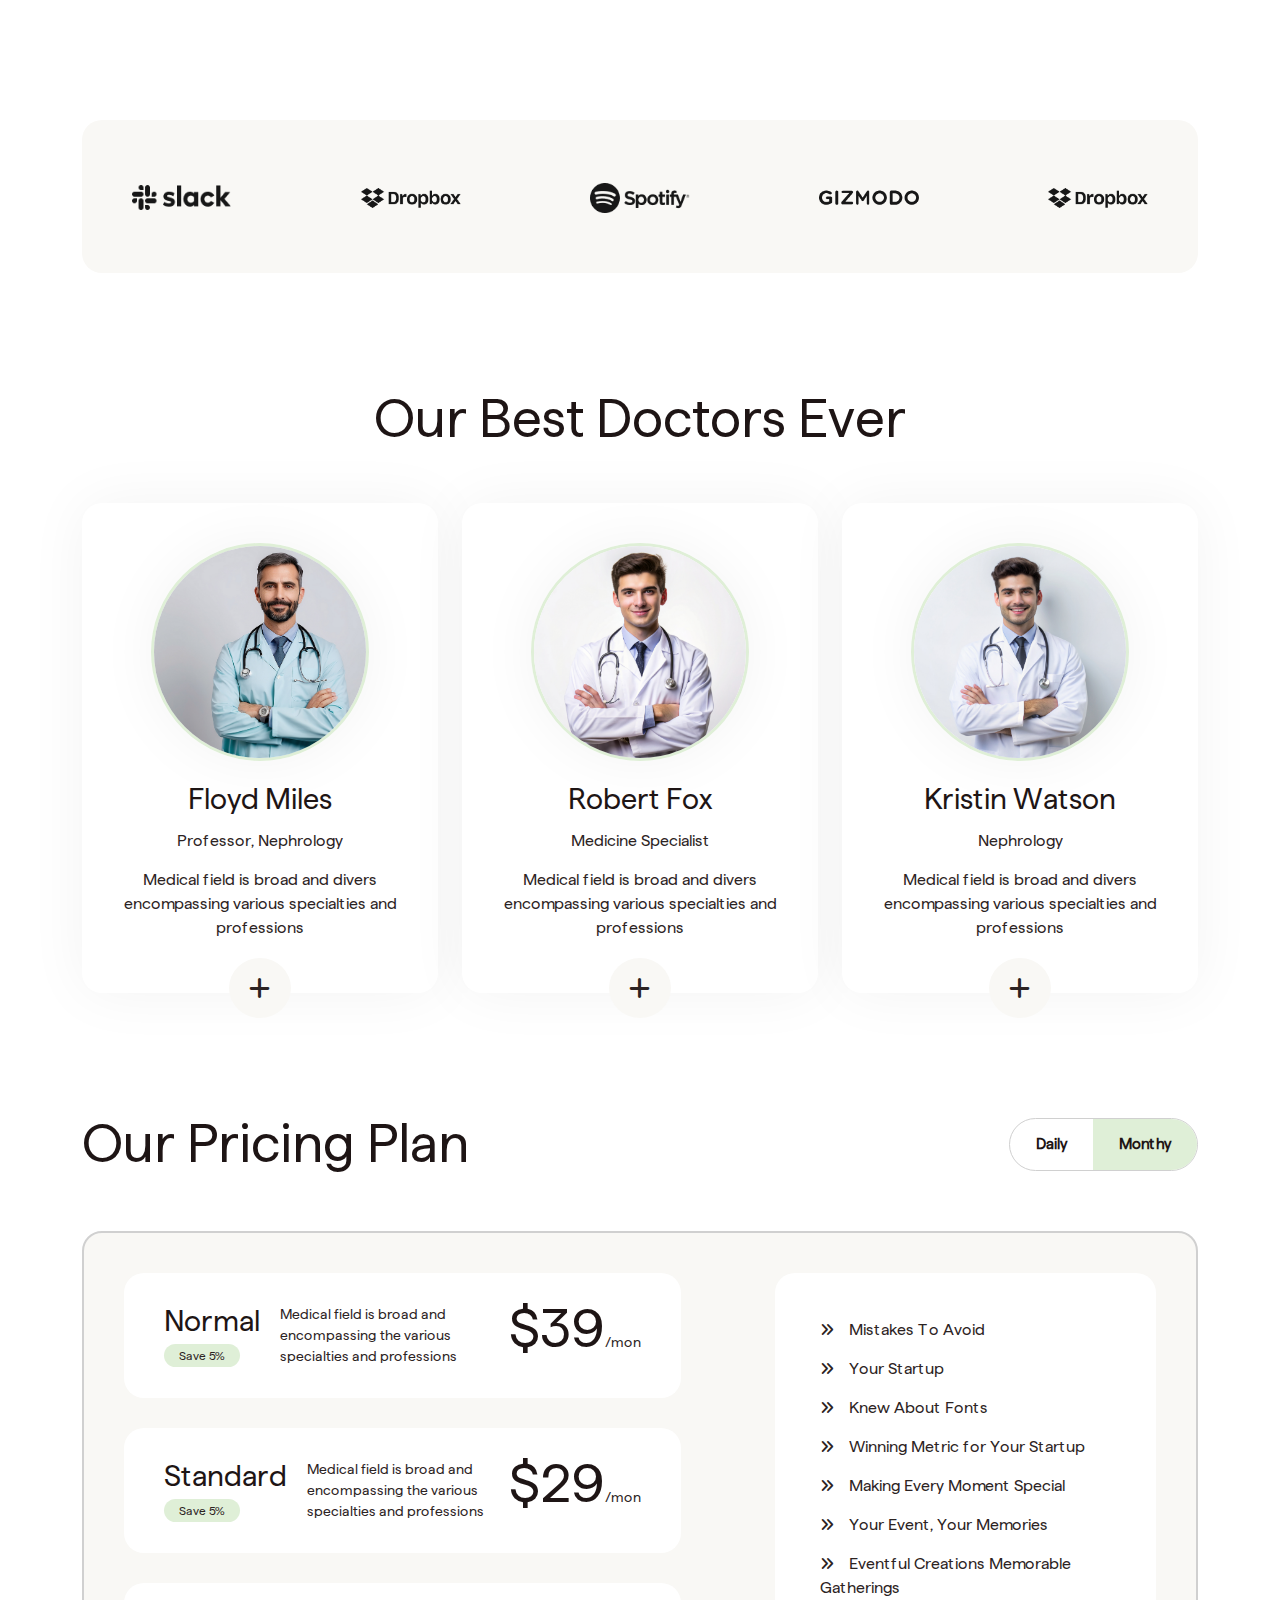
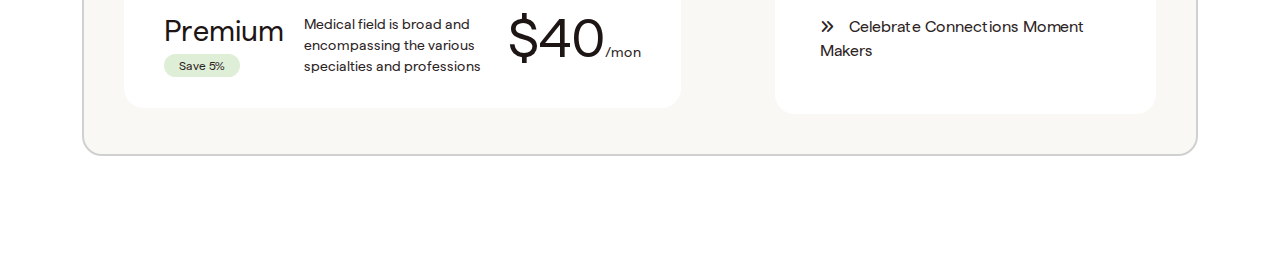
<file: about-us.html>
<!doctype html>
<html class="no-js" lang="zxx">

<head>
    <meta charset="utf-8">
    <meta htequiv="x-ua-compatible" content="ie=edge">
    <title>Title - Your title gores here</title>
    <meta name="description" content="">
    <meta name="viewport" content="width=device-width, initial-scale=1">

    <!-- Place favicon.ico in the root directory -->
    <link rel="shortcut icon" type="image/x-icon" href="assets/img/favicon.png">

    <!-- CSS here -->
    <link rel="stylesheet" href="assets/css/bootstrap.min.css">
    <link rel="stylesheet" href="assets/css/animate.css">
    <link rel="stylesheet" href="assets/css/swiper-bundle.css">
    <link rel="stylesheet" href="assets/css/backtotop.css">
    <link rel="stylesheet" href="assets/css/nice-select.css">
    <link rel="stylesheet" href="assets/scss/main.css">
    <link rel="stylesheet" href="assets/css/all.min.css">
    <link rel="stylesheet" href="assets/css/common.css">
</head>

<body>
    <!--[if lte IE 9]>
      <p class="browserupgrade">You are using an <strong>outdated</strong> browser. Please <a href="https://browsehappy.com/">upgrade your browser</a> to improve your experience and security.</p>
      <![endif]-->


    <!-- back to top start -->
    <div class="progress-wrap">
        <svg class="progress-circle svg-content" width="100%" height="100%" viewBox="-1 -1 102 102">
            <path d="M50,1 a49,49 0 0,1 0,98 a49,49 0 0,1 0,-98" />
        </svg>
    </div>
    <!-- back to top end -->

    <!-- header area start -->
    <header>
    </header>
    <!-- header area end -->


    <main>

        <!-- Brand Carousel area starts here-->
        <div class="brand-logo-carousel pt-120">
            <div class="container">
                <div class="swiper brand-carousel">
                    <div class="swiper-wrapper">
                        <div class="swiper-slide"><a href="#"><img src="assets/img/about-us/brands/brand-logo01.png"
                                    alt="Slack"></a></div>
                        <div class="swiper-slide"><a href="#"><img src="assets/img/about-us/brands/brand-logo02.png"
                                    alt="Dropbox"></a></div>
                        <div class="swiper-slide"><a href="#"><img src="assets/img/about-us/brands/brand-logo03.png"
                                    alt="Spotify"></a></div>
                        <div class="swiper-slide"><a href="#"><img src="assets/img/about-us/brands/brand-logo04.png"
                                    alt="Gizmodo"></a></div>
                        <div class="swiper-slide"><a href="#"><img src="assets/img/about-us/brands/brand-logo05.png"
                                    alt="Dropbox"></a></div>
                    </div>
                </div>
            </div>
        </div>


        <!-- Brand Carousel area ends here-->
        <!-- Best Doctor area start here-->
        <section class="best-doctor-ever p-120">
            <div class="container">
                <div class="best-doctor-ever-wrapper">
                    <div class="section-heading-wrapper">
                        <h2>Our Best Doctors Ever</h2>
                    </div>
                    <div class="best-doctor-wrapper">
                        <div class="row">
                            <div class="col-xl-4 col-lg-4 col-md-6 col-sm-12 col-xs-12">
                                <div class="best-doctor-info-card">
                                    <div class="best-doctor-info-wrapper">
                                        <div class="doctor-image">
                                            <img src="assets/img/about-us/doctor-image.jpeg" alt="">
                                        </div>
                                        <div class="doctor-info">
                                            <h3>Floyd Miles</h3>
                                            <p>Professor, Nephrology</p>
                                        </div>
                                        <div class="doctor-description">
                                            <p>Medical field is broad and divers encompassing various specialties and
                                                professions</p>
                                        </div>
                                    </div>
                                    <div class="doctor-info-card-footer">
                                        <div class="info-footer-button-wapper">
                                            <a href="" data-bs-toggle="modal" data-bs-target="#bestDoctorModal1"><i
                                                    class="fa-solid fa-plus"></i></a>
                                        </div>
                                        <!-- Bootstrap Modal -->
                                        <div class="modal fade" id="bestDoctorModal1" tabindex="-1"
                                            aria-labelledby="exampleModalLabel" aria-hidden="true">
                                            <div class="modal-dialog modal-xl">
                                                <div class="modal-content container">
                                                    <div class="modal-header doctor-modal-header">
                                                        <button type="button" class="fa-solid fa-x"
                                                            data-bs-dismiss="modal" aria-label="Close"></button>
                                                    </div>
                                                    <div class="modal-body doctor-details doctor-details-modal">
                                                        <div class="doctor-details-wrapper">
                                                            <div class="row">
                                                                <div
                                                                    class="col-xl-4 col-lg-4 col-md-12 col-sm-12 col-xs-12">
                                                                    <div class="doctor-details-left-area">
                                                                        <div class="doctor-profile">
                                                                            <div class="doctor-image">
                                                                                <img src="assets/img/about-us/doctor-image.jpeg"
                                                                                    alt="Doctor's Photo">
                                                                                <div class="doctor-social-wrapper">
                                                                                    <div class="doctor-social-link">
                                                                                        <ul>
                                                                                            <li><i
                                                                                                    class="fa-brands fa-facebook-f"></i>
                                                                                            </li>
                                                                                            <li><i
                                                                                                    class="fa-brands fa-x-twitter"></i>
                                                                                            </li>
                                                                                            <li><i
                                                                                                    class="fa-brands fa-linkedin"></i>
                                                                                            </li>
                                                                                            <li><i
                                                                                                    class="fa-brands fa-pinterest-p"></i>
                                                                                            </li>
                                                                                        </ul>
                                                                                    </div>
                                                                                </div>
                                                                            </div>
                                                                        </div>
                                                                        <div class="doctor-schedule-wrapper">
                                                                            <div class="doctor-schedule-heading">
                                                                                <h3>Doctor Schedule</h3>
                                                                            </div>
                                                                            <div class="doctor-schedule-time">
                                                                                <table>
                                                                                    <tr>
                                                                                        <td>
                                                                                            <span
                                                                                                class="day">Monday</span>
                                                                                        </td>
                                                                                        <td class="schedule-time">
                                                                                            <span class="time">9 Am To 3
                                                                                                Pm</span><i
                                                                                                class="fa-regular fa-clock"></i>
                                                                                        </td>
                                                                                    </tr>
                                                                                    <tr>
                                                                                        <td>
                                                                                            <span
                                                                                                class="day">Tuseday</span>
                                                                                        </td>
                                                                                        <td class="schedule-time">
                                                                                            <span class="time">12 Pm To
                                                                                                3 Pm</span><i
                                                                                                class="fa-regular fa-clock"></i>
                                                                                        </td>
                                                                                    </tr>
                                                                                    <tr>
                                                                                        <td>
                                                                                            <span
                                                                                                class="day">Wednesday</span>
                                                                                        </td>
                                                                                        <td class="schedule-time">
                                                                                            <span class="time">10 Am To
                                                                                                4 Pm</span><i
                                                                                                class="fa-regular fa-clock"></i>
                                                                                        </td>
                                                                                    </tr>
                                                                                    <tr>
                                                                                        <td>
                                                                                            <span
                                                                                                class="day">Friday</span>
                                                                                        </td>
                                                                                        <td class="schedule-time">
                                                                                            <span class="time">11 Am To
                                                                                                5 Pm</span><i
                                                                                                class="fa-regular fa-clock"></i>
                                                                                        </td>
                                                                                    </tr>
                                                                                </table>
                                                                            </div>
                                                                        </div>
                                                                    </div>
                                                                </div>
                                                                <div
                                                                    class="col-xl-8 col-lg-8 col-md-12 col-sm-12 col-xs-12">
                                                                    <div class="doctor-details-right-area">
                                                                        <div class="doctor-info">
                                                                            <div class="doctor-info-intro">
                                                                                <h1>Floyd Miles</h1>
                                                                                <p>Professor, Nephrology</p>
                                                                            </div>
                                                                            <div class="doctor-info-description">
                                                                                <p>In the field of medical care,
                                                                                    professionals work tirelessly to
                                                                                    improve the health and well-bein the
                                                                                    a individuals. From hospitals to
                                                                                    clinics to research facilities, the
                                                                                    medical industry plays a crucial
                                                                                    role in soci providing essential
                                                                                    services, treatment, and care to
                                                                                    patients</p>
                                                                            </div>
                                                                        </div>
                                                                        <div class="doctor-experience">
                                                                            <div class="experience-item">
                                                                                <div class="experience-icon-wrapper">
                                                                                    <svg width="50" height="50"
                                                                                        viewBox="0 0 50 50" fill="none"
                                                                                        xmlns="http://www.w3.org/2000/svg">
                                                                                        <path
                                                                                            d="M16.9651 8.92871C15.9099 8.92871 14.8649 9.13656 13.89 9.54039C12.9151 9.94423 12.0292 10.5361 11.283 11.2823C10.5368 12.0285 9.94492 12.9144 9.54109 13.8893C9.13726 14.8642 8.92941 15.9092 8.92941 16.9644C8.92941 18.0197 9.13726 19.0646 9.54109 20.0396C9.94492 21.0145 10.5368 21.9004 11.283 22.6465C12.0292 23.3927 12.9151 23.9846 13.89 24.3885C14.8649 24.7923 15.9099 25.0001 16.9651 25.0001C19.0963 25.0001 21.1402 24.1535 22.6472 22.6465C24.1542 21.1395 25.0008 19.0956 25.0008 16.9644C25.0008 14.8332 24.1542 12.7893 22.6472 11.2823C21.1402 9.77533 19.0963 8.92871 16.9651 8.92871ZM11.608 16.9644C11.608 16.2609 11.7465 15.5643 12.0158 14.9143C12.285 14.2644 12.6796 13.6738 13.1771 13.1764C13.6745 12.6789 14.2651 12.2843 14.915 12.0151C15.565 11.7458 16.2616 11.6073 16.9651 11.6073C17.6686 11.6073 18.3653 11.7458 19.0152 12.0151C19.6652 12.2843 20.2557 12.6789 20.7532 13.1764C21.2507 13.6738 21.6453 14.2644 21.9145 14.9143C22.1837 15.5643 22.3223 16.2609 22.3223 16.9644C22.3223 18.3852 21.7579 19.7478 20.7532 20.7525C19.7485 21.7572 18.3859 22.3216 16.9651 22.3216C15.5443 22.3216 14.1817 21.7572 13.1771 20.7525C12.1724 19.7478 11.608 18.3852 11.608 16.9644ZM35.7151 12.5001C34.0575 12.5001 32.4678 13.1586 31.2957 14.3307C30.1236 15.5028 29.4651 17.0925 29.4651 18.7501C29.4651 20.4077 30.1236 21.9975 31.2957 23.1696C32.4678 24.3417 34.0575 25.0001 35.7151 25.0001C37.3727 25.0001 38.9624 24.3417 40.1345 23.1696C41.3066 21.9975 41.9651 20.4077 41.9651 18.7501C41.9651 17.0925 41.3066 15.5028 40.1345 14.3307C38.9624 13.1586 37.3727 12.5001 35.7151 12.5001ZM32.1437 18.7501C32.1437 17.8029 32.52 16.8945 33.1897 16.2248C33.8595 15.555 34.7679 15.1787 35.7151 15.1787C36.6623 15.1787 37.5707 15.555 38.2405 16.2248C38.9103 16.8945 39.2866 17.8029 39.2866 18.7501C39.2866 19.6973 38.9103 20.6058 38.2405 21.2755C37.5707 21.9453 36.6623 22.3216 35.7151 22.3216C34.7679 22.3216 33.8595 21.9453 33.1897 21.2755C32.52 20.6058 32.1437 19.6973 32.1437 18.7501ZM3.57227 32.5894C3.57227 31.5238 3.99557 30.5019 4.74907 29.7484C5.50256 28.9949 6.52452 28.5716 7.59012 28.5716H26.3401C27.4057 28.5716 28.4277 28.9949 29.1812 29.7484C29.9347 30.5019 30.358 31.5238 30.358 32.5894V33.5376C30.3566 33.6822 30.3465 33.8265 30.3276 33.9698C30.2874 34.3382 30.2218 34.7033 30.1312 35.0627C29.8354 36.2351 29.3091 37.3369 28.583 38.3037C26.7723 40.7198 23.3187 42.8573 16.9651 42.8573C10.6116 42.8573 7.15798 40.7198 5.34727 38.3037C4.62179 37.3367 4.09609 36.2349 3.80084 35.0627C3.68397 34.5959 3.60927 34.1196 3.57762 33.6394L3.57227 33.5376V32.5894ZM6.25084 33.4734V33.5055L6.26691 33.6841C6.28477 33.8519 6.32048 34.1037 6.39905 34.4126C6.60725 35.2386 6.97752 36.015 7.48834 36.6966C8.69191 38.2984 11.2651 40.1787 16.9651 40.1787C22.6651 40.1787 25.2383 38.2984 26.4401 36.6966C27.0651 35.8644 27.3758 35.0323 27.5294 34.4126C27.6047 34.1151 27.6543 33.8116 27.6776 33.5055L27.6794 33.4734V32.5894C27.6794 32.2342 27.5383 31.8936 27.2871 31.6424C27.036 31.3913 26.6953 31.2501 26.3401 31.2501H7.59012C7.23492 31.2501 6.89427 31.3913 6.6431 31.6424C6.39194 31.8936 6.25084 32.2342 6.25084 32.5894V33.4734ZM30.5366 38.6073C31.9169 39.0305 33.6205 39.2859 35.7116 39.2859C40.658 39.2859 43.4223 37.8644 44.9241 36.1501C45.5236 35.4711 45.9684 34.6699 46.2276 33.8019C46.329 33.4512 46.3942 33.091 46.4223 32.7269L46.4258 32.643V32.5894C46.4258 31.5238 46.0025 30.5019 45.249 29.7484C44.4955 28.9949 43.4736 28.5716 42.408 28.5716H30.5258C31.2294 29.3055 31.7437 30.2251 31.9866 31.2501H42.4098C42.7619 31.2501 43.0999 31.3888 43.3505 31.6361C43.6012 31.8834 43.7444 32.2195 43.7491 32.5716L43.7401 32.6537C43.7223 32.7884 43.6942 32.9215 43.6562 33.0519C43.5055 33.5455 43.2496 34.0006 42.9062 34.3859C42.0651 35.3502 40.1437 36.6073 35.7116 36.6073C34.0312 36.6073 32.7116 36.4269 31.6741 36.1484C31.4005 37.0128 31.0182 37.8391 30.5366 38.6073Z"
                                                                                            fill="#1E1515" />
                                                                                    </svg>
                                                                                </div>
                                                                                <div class="experience-text-wrapper">
                                                                                    <h2>20k</h2>
                                                                                    <p>Patients</p>
                                                                                </div>
                                                                            </div>
                                                                            <div class="experience-item">
                                                                                <div class="experience-icon-wrapper">
                                                                                    <svg width="50" height="50"
                                                                                        viewBox="0 0 50 50" fill="none"
                                                                                        xmlns="http://www.w3.org/2000/svg">
                                                                                        <path
                                                                                            d="M21.6993 16.8113L20.9333 21.1951L24.9453 19.1259L28.9574 21.1951L28.1915 16.8113L31.4376 13.7093L26.9523 13.0693L24.9383 9.0835L22.9314 13.0693L18.4531 13.7093L21.6993 16.8113Z"
                                                                                            fill="#1E1515" />
                                                                                        <path
                                                                                            d="M40.9003 3.80866C40.9061 3.17972 40.9061 2.56131 40.9003 1.95343V0H8.8896V1.95343C8.8896 2.56131 8.8896 3.17972 8.8896 3.80866H0.00659658V5.76208C-0.10919 10.3903 1.30205 14.9278 4.02218 18.6733C6.22619 21.4667 8.83022 23.9194 11.7501 25.9522C13.1712 26.9621 14.5061 28.0883 15.7411 29.3189C17.7424 31.9536 20.1801 34.2258 22.9485 36.0367V39.2614H21.9722C19.6435 39.2637 17.4107 40.1899 15.7636 41.8368C14.1164 43.4837 13.1893 45.7168 13.1856 48.0466V50H36.613V48.0466C36.6107 45.7159 35.6843 43.4814 34.0369 41.8334C32.3896 40.1853 30.1561 39.2585 27.8264 39.2562H26.8502V36.0367C29.6136 34.2289 32.0476 31.9617 34.047 29.333C35.3039 28.086 36.6642 26.948 38.1134 25.9311C41.0609 23.9064 43.6943 21.4585 45.929 18.6663C48.678 14.9355 50.108 10.3956 49.9936 5.76208V3.80866H40.9003ZM3.99588 7.71551H9.00703C9.14794 11.7372 9.78132 15.7264 10.893 19.5939C10.9894 19.9113 11.0911 20.2269 11.1945 20.539C9.15948 19.0294 7.46625 17.1066 6.22571 14.8967C4.98517 12.6868 4.2253 10.2396 3.99588 7.71551ZM27.8335 43.1665C28.7829 43.1676 29.7115 43.4452 30.5059 43.9656C31.3002 44.4859 31.9259 45.2264 32.3065 46.0967H17.4974C17.878 45.2264 18.5037 44.4859 19.298 43.9656C20.0924 43.4452 21.021 43.1676 21.9705 43.1665H27.8335ZM31.1462 26.729C30.7774 27.1283 30.4371 27.5532 30.1278 28.0003C28.6082 29.7845 26.8472 31.3479 24.8958 32.6454C22.9454 31.35 21.1851 29.789 19.6656 28.0073C19.352 27.5541 19.007 27.1234 18.6332 26.7185C13.764 20.0761 12.9087 11.7486 12.8018 3.90685H36.9899C36.89 11.7644 36.0329 20.0901 31.1409 26.729H31.1462ZM38.5674 20.6285C38.6831 20.2865 38.7935 19.9428 38.9004 19.5939C40.014 15.7267 40.6491 11.7374 40.7916 7.71551H45.9973C45.7502 10.2733 44.9595 12.7487 43.678 14.9757C42.3966 17.2028 40.6541 19.1301 38.5674 20.6285Z"
                                                                                            fill="#1E1515" />
                                                                                    </svg>
                                                                                </div>
                                                                                <div class="experience-text-wrapper">
                                                                                    <h2>11+ Year</h2>
                                                                                    <p>Experiences</p>
                                                                                </div>
                                                                            </div>
                                                                            <div class="experience-item">
                                                                                <div class="experience-icon-wrapper">
                                                                                    <svg width="50" height="50"
                                                                                        viewBox="0 0 50 50" fill="none"
                                                                                        xmlns="http://www.w3.org/2000/svg">
                                                                                        <path
                                                                                            d="M10 7.5C8.67392 7.5 7.40215 8.02678 6.46447 8.96447C5.52678 9.90215 5 11.1739 5 12.5V21.6775C5.7125 20.7975 6.555 20.0275 7.5 19.395V12.5C7.5 11.837 7.76339 11.2011 8.23223 10.7322C8.70107 10.2634 9.33696 10 10 10H40C40.663 10 41.2989 10.2634 41.7678 10.7322C42.2366 11.2011 42.5 11.837 42.5 12.5V32.5C42.5 33.163 42.2366 33.7989 41.7678 34.2678C41.2989 34.7366 40.663 35 40 35H23.105C22.9146 35.2823 22.7128 35.5567 22.5 35.8225V37.5H40C41.3261 37.5 42.5979 36.9732 43.5355 36.0355C44.4732 35.0979 45 33.8261 45 32.5V12.5C45 11.1739 44.4732 9.90215 43.5355 8.96447C42.5979 8.02678 41.3261 7.5 40 7.5H10ZM12.5 16.25C12.5 15.9185 12.6317 15.6005 12.8661 15.3661C13.1005 15.1317 13.4185 15 13.75 15H36.25C36.5815 15 36.8995 15.1317 37.1339 15.3661C37.3683 15.6005 37.5 15.9185 37.5 16.25C37.5 16.5815 37.3683 16.8995 37.1339 17.1339C36.8995 17.3683 36.5815 17.5 36.25 17.5H13.75C13.4185 17.5 13.1005 17.3683 12.8661 17.1339C12.6317 16.8995 12.5 16.5815 12.5 16.25ZM13.75 37.5C11.4294 37.5 9.20376 36.5781 7.56282 34.9372C5.92187 33.2962 5 31.0706 5 28.75C5 26.4294 5.92187 24.2038 7.56282 22.5628C9.20376 20.9219 11.4294 20 13.75 20C16.0706 20 18.2962 20.9219 19.9372 22.5628C21.5781 24.2038 22.5 26.4294 22.5 28.75C22.5 31.0706 21.5781 33.2962 19.9372 34.9372C18.2962 36.5781 16.0706 37.5 13.75 37.5ZM7.5 38.105C9.35011 39.3408 11.5251 40.0003 13.75 40C16.0625 40 18.2125 39.3 20 38.105V45C20 45.2321 19.9354 45.4597 19.8133 45.6572C19.6913 45.8546 19.5166 46.0142 19.309 46.118C19.1014 46.2219 18.8689 46.2658 18.6377 46.2449C18.4065 46.2241 18.1857 46.1393 18 46L14.5 43.375C14.2836 43.2127 14.0205 43.125 13.75 43.125C13.4795 43.125 13.2164 43.2127 13 43.375L9.5 46C9.31429 46.1393 9.09346 46.2241 8.86226 46.2449C8.63106 46.2658 8.39862 46.2219 8.19098 46.118C7.98335 46.0142 7.80873 45.8546 7.68669 45.6572C7.56464 45.4597 7.5 45.2321 7.5 45V38.105ZM26.25 25C25.9185 25 25.6005 25.1317 25.3661 25.3661C25.1317 25.6005 25 25.9185 25 26.25C25 26.5815 25.1317 26.8995 25.3661 27.1339C25.6005 27.3683 25.9185 27.5 26.25 27.5H36.25C36.5815 27.5 36.8995 27.3683 37.1339 27.1339C37.3683 26.8995 37.5 26.5815 37.5 26.25C37.5 25.9185 37.3683 25.6005 37.1339 25.3661C36.8995 25.1317 36.5815 25 36.25 25H26.25Z"
                                                                                            fill="#1E1515" />
                                                                                    </svg>
                                                                                </div>
                                                                                <div class="experience-text-wrapper">
                                                                                    <h2>10+</h2>
                                                                                    <p>Certification</p>
                                                                                </div>
                                                                            </div>
                                                                        </div>
                                                                        <div class="doctor-skills">
                                                                            <h3>Skills</h3>
                                                                            <div class="doctor-skill-sets">
                                                                                <div class="skill-item">
                                                                                    <h4>Energy</h4>
                                                                                    <div class="progress-bar-wrapper">
                                                                                        <div class="progress">
                                                                                            <div class="progress-bar"
                                                                                                role="progressbar"
                                                                                                style="width: 10%"
                                                                                                aria-valuenow="50"
                                                                                                aria-valuemin="0"
                                                                                                aria-valuemax="100">
                                                                                                <div
                                                                                                    class="progress-text">
                                                                                                    <p>50%</p>
                                                                                                </div>
                                                                                            </div>
                                                                                        </div>
                                                                                    </div>
                                                                                </div>
                                                                                <div class="skill-item">
                                                                                    <h4>Tecnical</h4>
                                                                                    <div class="progress-bar-wrapper">
                                                                                        <div class="progress">
                                                                                            <div class="progress-bar"
                                                                                                role="progressbar"
                                                                                                style="width: 10%"
                                                                                                aria-valuenow="50"
                                                                                                aria-valuemin="0"
                                                                                                aria-valuemax="100">
                                                                                                <div
                                                                                                    class="progress-text">
                                                                                                    <p>50%</p>
                                                                                                </div>
                                                                                            </div>
                                                                                        </div>
                                                                                    </div>
                                                                                </div>
                                                                                <div class="skill-item">
                                                                                    <h4>Clients Satisfaction</h4>
                                                                                    <div class="progress-bar-wrapper">
                                                                                        <div class="progress">
                                                                                            <div class="progress-bar"
                                                                                                role="progressbar"
                                                                                                style="width: 10%"
                                                                                                aria-valuenow="50"
                                                                                                aria-valuemin="0"
                                                                                                aria-valuemax="100">
                                                                                                <div
                                                                                                    class="progress-text">
                                                                                                    <p>50%</p>
                                                                                                </div>
                                                                                            </div>
                                                                                        </div>
                                                                                    </div>
                                                                                </div>
                                                                            </div>
                                                                        </div>
                                                                        <div class="doctor-biography">
                                                                            <h3>Biography</h3>
                                                                            <p>Health care is a vital aspect of
                                                                                maintaining overall well-being,
                                                                                encompassing a range of services from
                                                                                and the a preventive care to treatment
                                                                                of illnesses. It focuses on promoting
                                                                                health, preventing diseases, and the a
                                                                                the and providing medical attention when
                                                                                needed.Health care is a vital aspect of
                                                                                maintaining overall well-being, they a
                                                                                encompassing a range of services </p>
                                                                        </div>
                                                                    </div>
                                                                </div>
                                                            </div>
                                                        </div>
                                                    </div>
                                                    <div class="modal-footer doctor-modal-footer">
                                                        <button type="button" class="btn btn-secondary primary-btn"
                                                            data-bs-dismiss="modal">Close</button>
                                                    </div>
                                                </div>
                                            </div>
                                        </div>
                                        <div class="doctor-social-lists">
                                            <ul>
                                                <li><a href="#"><i class="fa-brands fa-pinterest-p"></i></a></li>
                                                <li><a href="#"><i class="fa-brands fa-linkedin"></i></a></li>
                                                <li><a href="#"><i class="fa-brands fa-x-twitter"></i></i></a></li>
                                                <li><a href="#"><i class="fa-brands fa-facebook-f"></i></i></a></li>
                                            </ul>
                                        </div>
                                    </div>
                                </div>
                            </div>
                            <div class="col-xl-4 col-lg-4 col-md-6 col-sm-12 col-xs-12">
                                <div class="best-doctor-info-card">
                                    <div class="best-doctor-info-wrapper">
                                        <div class="doctor-image">
                                            <img src="assets/img/about-us/doctor-image-2.jpeg" alt="">
                                        </div>
                                        <div class="doctor-info">
                                            <h3>Robert Fox</h3>
                                            <p>Medicine Specialist</p>
                                        </div>
                                        <div class="doctor-description">
                                            <p>Medical field is broad and divers encompassing various specialties and
                                                professions</p>
                                        </div>
                                    </div>
                                    <div class="doctor-info-card-footer">
                                        <div class="info-footer-button-wapper">
                                            <a href="" data-bs-toggle="modal" data-bs-target="#bestDoctorModal2"><i
                                                    class="fa-solid fa-plus"></i></a>
                                        </div>
                                        <!-- Bootstrap Modal -->
                                        <div class="modal fade" id="bestDoctorModal2" tabindex="-1"
                                            aria-labelledby="exampleModalLabel" aria-hidden="true">
                                            <div class="modal-dialog modal-xl">
                                                <div class="modal-content container">
                                                    <div class="modal-header doctor-modal-header">
                                                        <button type="button" class="fa-solid fa-x"
                                                            data-bs-dismiss="modal" aria-label="Close"></button>
                                                    </div>
                                                    <div class="modal-body doctor-details doctor-details-modal">
                                                        <div class="doctor-details-wrapper">
                                                            <div class="row">
                                                                <div
                                                                    class="col-xl-4 col-lg-4 col-md-12 col-sm-12 col-xs-12">
                                                                    <div class="doctor-details-left-area">
                                                                        <div class="doctor-profile">
                                                                            <div class="doctor-image">
                                                                                <img src="assets/img/about-us/doctor-image-2.jpeg"
                                                                                    alt="Doctor's Photo">
                                                                                <div class="doctor-social-wrapper">
                                                                                    <div class="doctor-social-link">
                                                                                        <ul>
                                                                                            <li><i
                                                                                                    class="fa-brands fa-facebook-f"></i>
                                                                                            </li>
                                                                                            <li><i
                                                                                                    class="fa-brands fa-x-twitter"></i>
                                                                                            </li>
                                                                                            <li><i
                                                                                                    class="fa-brands fa-linkedin"></i>
                                                                                            </li>
                                                                                            <li><i
                                                                                                    class="fa-brands fa-pinterest-p"></i>
                                                                                            </li>
                                                                                        </ul>
                                                                                    </div>
                                                                                </div>
                                                                            </div>
                                                                        </div>
                                                                        <div class="doctor-schedule-wrapper">
                                                                            <div class="doctor-schedule-heading">
                                                                                <h3>Doctor Schedule</h3>
                                                                            </div>
                                                                            <div class="doctor-schedule-time">
                                                                                <table>
                                                                                    <tr>
                                                                                        <td>
                                                                                            <span
                                                                                                class="day">Monday</span>
                                                                                        </td>
                                                                                        <td class="schedule-time">
                                                                                            <span class="time">9 Am To 3
                                                                                                Pm</span><i
                                                                                                class="fa-regular fa-clock"></i>
                                                                                        </td>
                                                                                    </tr>
                                                                                    <tr>
                                                                                        <td>
                                                                                            <span
                                                                                                class="day">Tuseday</span>
                                                                                        </td>
                                                                                        <td class="schedule-time">
                                                                                            <span class="time">12 Pm To
                                                                                                3 Pm</span><i
                                                                                                class="fa-regular fa-clock"></i>
                                                                                        </td>
                                                                                    </tr>
                                                                                    <tr>
                                                                                        <td>
                                                                                            <span
                                                                                                class="day">Wednesday</span>
                                                                                        </td>
                                                                                        <td class="schedule-time">
                                                                                            <span class="time">10 Am To
                                                                                                4 Pm</span><i
                                                                                                class="fa-regular fa-clock"></i>
                                                                                        </td>
                                                                                    </tr>
                                                                                    <tr>
                                                                                        <td>
                                                                                            <span
                                                                                                class="day">Friday</span>
                                                                                        </td>
                                                                                        <td class="schedule-time">
                                                                                            <span class="time">11 Am To
                                                                                                5 Pm</span><i
                                                                                                class="fa-regular fa-clock"></i>
                                                                                        </td>
                                                                                    </tr>
                                                                                </table>
                                                                            </div>
                                                                        </div>
                                                                    </div>
                                                                </div>
                                                                <div
                                                                    class="col-xl-8 col-lg-8 col-md-12 col-sm-12 col-xs-12">
                                                                    <div class="doctor-details-right-area">
                                                                        <div class="doctor-info">
                                                                            <div class="doctor-info-intro">
                                                                                <h1>Robert Fox</h1>
                                                                                <p>Medicine Specialist</p>
                                                                            </div>
                                                                            <div class="doctor-info-description">
                                                                                <p>In the field of medical care,
                                                                                    professionals work tirelessly to
                                                                                    improve the health and well-bein the
                                                                                    a individuals. From hospitals to
                                                                                    clinics to research facilities, the
                                                                                    medical industry plays a crucial
                                                                                    role in soci providing essential
                                                                                    services, treatment, and care to
                                                                                    patients</p>
                                                                            </div>
                                                                        </div>
                                                                        <div class="doctor-experience">
                                                                            <div class="experience-item">
                                                                                <div class="experience-icon-wrapper">
                                                                                    <svg width="50" height="50"
                                                                                        viewBox="0 0 50 50" fill="none"
                                                                                        xmlns="http://www.w3.org/2000/svg">
                                                                                        <path
                                                                                            d="M16.9651 8.92871C15.9099 8.92871 14.8649 9.13656 13.89 9.54039C12.9151 9.94423 12.0292 10.5361 11.283 11.2823C10.5368 12.0285 9.94492 12.9144 9.54109 13.8893C9.13726 14.8642 8.92941 15.9092 8.92941 16.9644C8.92941 18.0197 9.13726 19.0646 9.54109 20.0396C9.94492 21.0145 10.5368 21.9004 11.283 22.6465C12.0292 23.3927 12.9151 23.9846 13.89 24.3885C14.8649 24.7923 15.9099 25.0001 16.9651 25.0001C19.0963 25.0001 21.1402 24.1535 22.6472 22.6465C24.1542 21.1395 25.0008 19.0956 25.0008 16.9644C25.0008 14.8332 24.1542 12.7893 22.6472 11.2823C21.1402 9.77533 19.0963 8.92871 16.9651 8.92871ZM11.608 16.9644C11.608 16.2609 11.7465 15.5643 12.0158 14.9143C12.285 14.2644 12.6796 13.6738 13.1771 13.1764C13.6745 12.6789 14.2651 12.2843 14.915 12.0151C15.565 11.7458 16.2616 11.6073 16.9651 11.6073C17.6686 11.6073 18.3653 11.7458 19.0152 12.0151C19.6652 12.2843 20.2557 12.6789 20.7532 13.1764C21.2507 13.6738 21.6453 14.2644 21.9145 14.9143C22.1837 15.5643 22.3223 16.2609 22.3223 16.9644C22.3223 18.3852 21.7579 19.7478 20.7532 20.7525C19.7485 21.7572 18.3859 22.3216 16.9651 22.3216C15.5443 22.3216 14.1817 21.7572 13.1771 20.7525C12.1724 19.7478 11.608 18.3852 11.608 16.9644ZM35.7151 12.5001C34.0575 12.5001 32.4678 13.1586 31.2957 14.3307C30.1236 15.5028 29.4651 17.0925 29.4651 18.7501C29.4651 20.4077 30.1236 21.9975 31.2957 23.1696C32.4678 24.3417 34.0575 25.0001 35.7151 25.0001C37.3727 25.0001 38.9624 24.3417 40.1345 23.1696C41.3066 21.9975 41.9651 20.4077 41.9651 18.7501C41.9651 17.0925 41.3066 15.5028 40.1345 14.3307C38.9624 13.1586 37.3727 12.5001 35.7151 12.5001ZM32.1437 18.7501C32.1437 17.8029 32.52 16.8945 33.1897 16.2248C33.8595 15.555 34.7679 15.1787 35.7151 15.1787C36.6623 15.1787 37.5707 15.555 38.2405 16.2248C38.9103 16.8945 39.2866 17.8029 39.2866 18.7501C39.2866 19.6973 38.9103 20.6058 38.2405 21.2755C37.5707 21.9453 36.6623 22.3216 35.7151 22.3216C34.7679 22.3216 33.8595 21.9453 33.1897 21.2755C32.52 20.6058 32.1437 19.6973 32.1437 18.7501ZM3.57227 32.5894C3.57227 31.5238 3.99557 30.5019 4.74907 29.7484C5.50256 28.9949 6.52452 28.5716 7.59012 28.5716H26.3401C27.4057 28.5716 28.4277 28.9949 29.1812 29.7484C29.9347 30.5019 30.358 31.5238 30.358 32.5894V33.5376C30.3566 33.6822 30.3465 33.8265 30.3276 33.9698C30.2874 34.3382 30.2218 34.7033 30.1312 35.0627C29.8354 36.2351 29.3091 37.3369 28.583 38.3037C26.7723 40.7198 23.3187 42.8573 16.9651 42.8573C10.6116 42.8573 7.15798 40.7198 5.34727 38.3037C4.62179 37.3367 4.09609 36.2349 3.80084 35.0627C3.68397 34.5959 3.60927 34.1196 3.57762 33.6394L3.57227 33.5376V32.5894ZM6.25084 33.4734V33.5055L6.26691 33.6841C6.28477 33.8519 6.32048 34.1037 6.39905 34.4126C6.60725 35.2386 6.97752 36.015 7.48834 36.6966C8.69191 38.2984 11.2651 40.1787 16.9651 40.1787C22.6651 40.1787 25.2383 38.2984 26.4401 36.6966C27.0651 35.8644 27.3758 35.0323 27.5294 34.4126C27.6047 34.1151 27.6543 33.8116 27.6776 33.5055L27.6794 33.4734V32.5894C27.6794 32.2342 27.5383 31.8936 27.2871 31.6424C27.036 31.3913 26.6953 31.2501 26.3401 31.2501H7.59012C7.23492 31.2501 6.89427 31.3913 6.6431 31.6424C6.39194 31.8936 6.25084 32.2342 6.25084 32.5894V33.4734ZM30.5366 38.6073C31.9169 39.0305 33.6205 39.2859 35.7116 39.2859C40.658 39.2859 43.4223 37.8644 44.9241 36.1501C45.5236 35.4711 45.9684 34.6699 46.2276 33.8019C46.329 33.4512 46.3942 33.091 46.4223 32.7269L46.4258 32.643V32.5894C46.4258 31.5238 46.0025 30.5019 45.249 29.7484C44.4955 28.9949 43.4736 28.5716 42.408 28.5716H30.5258C31.2294 29.3055 31.7437 30.2251 31.9866 31.2501H42.4098C42.7619 31.2501 43.0999 31.3888 43.3505 31.6361C43.6012 31.8834 43.7444 32.2195 43.7491 32.5716L43.7401 32.6537C43.7223 32.7884 43.6942 32.9215 43.6562 33.0519C43.5055 33.5455 43.2496 34.0006 42.9062 34.3859C42.0651 35.3502 40.1437 36.6073 35.7116 36.6073C34.0312 36.6073 32.7116 36.4269 31.6741 36.1484C31.4005 37.0128 31.0182 37.8391 30.5366 38.6073Z"
                                                                                            fill="#1E1515" />
                                                                                    </svg>
                                                                                </div>
                                                                                <div class="experience-text-wrapper">
                                                                                    <h2>20k</h2>
                                                                                    <p>Patients</p>
                                                                                </div>
                                                                            </div>
                                                                            <div class="experience-item">
                                                                                <div class="experience-icon-wrapper">
                                                                                    <svg width="50" height="50"
                                                                                        viewBox="0 0 50 50" fill="none"
                                                                                        xmlns="http://www.w3.org/2000/svg">
                                                                                        <path
                                                                                            d="M21.6993 16.8113L20.9333 21.1951L24.9453 19.1259L28.9574 21.1951L28.1915 16.8113L31.4376 13.7093L26.9523 13.0693L24.9383 9.0835L22.9314 13.0693L18.4531 13.7093L21.6993 16.8113Z"
                                                                                            fill="#1E1515" />
                                                                                        <path
                                                                                            d="M40.9003 3.80866C40.9061 3.17972 40.9061 2.56131 40.9003 1.95343V0H8.8896V1.95343C8.8896 2.56131 8.8896 3.17972 8.8896 3.80866H0.00659658V5.76208C-0.10919 10.3903 1.30205 14.9278 4.02218 18.6733C6.22619 21.4667 8.83022 23.9194 11.7501 25.9522C13.1712 26.9621 14.5061 28.0883 15.7411 29.3189C17.7424 31.9536 20.1801 34.2258 22.9485 36.0367V39.2614H21.9722C19.6435 39.2637 17.4107 40.1899 15.7636 41.8368C14.1164 43.4837 13.1893 45.7168 13.1856 48.0466V50H36.613V48.0466C36.6107 45.7159 35.6843 43.4814 34.0369 41.8334C32.3896 40.1853 30.1561 39.2585 27.8264 39.2562H26.8502V36.0367C29.6136 34.2289 32.0476 31.9617 34.047 29.333C35.3039 28.086 36.6642 26.948 38.1134 25.9311C41.0609 23.9064 43.6943 21.4585 45.929 18.6663C48.678 14.9355 50.108 10.3956 49.9936 5.76208V3.80866H40.9003ZM3.99588 7.71551H9.00703C9.14794 11.7372 9.78132 15.7264 10.893 19.5939C10.9894 19.9113 11.0911 20.2269 11.1945 20.539C9.15948 19.0294 7.46625 17.1066 6.22571 14.8967C4.98517 12.6868 4.2253 10.2396 3.99588 7.71551ZM27.8335 43.1665C28.7829 43.1676 29.7115 43.4452 30.5059 43.9656C31.3002 44.4859 31.9259 45.2264 32.3065 46.0967H17.4974C17.878 45.2264 18.5037 44.4859 19.298 43.9656C20.0924 43.4452 21.021 43.1676 21.9705 43.1665H27.8335ZM31.1462 26.729C30.7774 27.1283 30.4371 27.5532 30.1278 28.0003C28.6082 29.7845 26.8472 31.3479 24.8958 32.6454C22.9454 31.35 21.1851 29.789 19.6656 28.0073C19.352 27.5541 19.007 27.1234 18.6332 26.7185C13.764 20.0761 12.9087 11.7486 12.8018 3.90685H36.9899C36.89 11.7644 36.0329 20.0901 31.1409 26.729H31.1462ZM38.5674 20.6285C38.6831 20.2865 38.7935 19.9428 38.9004 19.5939C40.014 15.7267 40.6491 11.7374 40.7916 7.71551H45.9973C45.7502 10.2733 44.9595 12.7487 43.678 14.9757C42.3966 17.2028 40.6541 19.1301 38.5674 20.6285Z"
                                                                                            fill="#1E1515" />
                                                                                    </svg>
                                                                                </div>
                                                                                <div class="experience-text-wrapper">
                                                                                    <h2>11+ Year</h2>
                                                                                    <p>Experiences</p>
                                                                                </div>
                                                                            </div>
                                                                            <div class="experience-item">
                                                                                <div class="experience-icon-wrapper">
                                                                                    <svg width="50" height="50"
                                                                                        viewBox="0 0 50 50" fill="none"
                                                                                        xmlns="http://www.w3.org/2000/svg">
                                                                                        <path
                                                                                            d="M10 7.5C8.67392 7.5 7.40215 8.02678 6.46447 8.96447C5.52678 9.90215 5 11.1739 5 12.5V21.6775C5.7125 20.7975 6.555 20.0275 7.5 19.395V12.5C7.5 11.837 7.76339 11.2011 8.23223 10.7322C8.70107 10.2634 9.33696 10 10 10H40C40.663 10 41.2989 10.2634 41.7678 10.7322C42.2366 11.2011 42.5 11.837 42.5 12.5V32.5C42.5 33.163 42.2366 33.7989 41.7678 34.2678C41.2989 34.7366 40.663 35 40 35H23.105C22.9146 35.2823 22.7128 35.5567 22.5 35.8225V37.5H40C41.3261 37.5 42.5979 36.9732 43.5355 36.0355C44.4732 35.0979 45 33.8261 45 32.5V12.5C45 11.1739 44.4732 9.90215 43.5355 8.96447C42.5979 8.02678 41.3261 7.5 40 7.5H10ZM12.5 16.25C12.5 15.9185 12.6317 15.6005 12.8661 15.3661C13.1005 15.1317 13.4185 15 13.75 15H36.25C36.5815 15 36.8995 15.1317 37.1339 15.3661C37.3683 15.6005 37.5 15.9185 37.5 16.25C37.5 16.5815 37.3683 16.8995 37.1339 17.1339C36.8995 17.3683 36.5815 17.5 36.25 17.5H13.75C13.4185 17.5 13.1005 17.3683 12.8661 17.1339C12.6317 16.8995 12.5 16.5815 12.5 16.25ZM13.75 37.5C11.4294 37.5 9.20376 36.5781 7.56282 34.9372C5.92187 33.2962 5 31.0706 5 28.75C5 26.4294 5.92187 24.2038 7.56282 22.5628C9.20376 20.9219 11.4294 20 13.75 20C16.0706 20 18.2962 20.9219 19.9372 22.5628C21.5781 24.2038 22.5 26.4294 22.5 28.75C22.5 31.0706 21.5781 33.2962 19.9372 34.9372C18.2962 36.5781 16.0706 37.5 13.75 37.5ZM7.5 38.105C9.35011 39.3408 11.5251 40.0003 13.75 40C16.0625 40 18.2125 39.3 20 38.105V45C20 45.2321 19.9354 45.4597 19.8133 45.6572C19.6913 45.8546 19.5166 46.0142 19.309 46.118C19.1014 46.2219 18.8689 46.2658 18.6377 46.2449C18.4065 46.2241 18.1857 46.1393 18 46L14.5 43.375C14.2836 43.2127 14.0205 43.125 13.75 43.125C13.4795 43.125 13.2164 43.2127 13 43.375L9.5 46C9.31429 46.1393 9.09346 46.2241 8.86226 46.2449C8.63106 46.2658 8.39862 46.2219 8.19098 46.118C7.98335 46.0142 7.80873 45.8546 7.68669 45.6572C7.56464 45.4597 7.5 45.2321 7.5 45V38.105ZM26.25 25C25.9185 25 25.6005 25.1317 25.3661 25.3661C25.1317 25.6005 25 25.9185 25 26.25C25 26.5815 25.1317 26.8995 25.3661 27.1339C25.6005 27.3683 25.9185 27.5 26.25 27.5H36.25C36.5815 27.5 36.8995 27.3683 37.1339 27.1339C37.3683 26.8995 37.5 26.5815 37.5 26.25C37.5 25.9185 37.3683 25.6005 37.1339 25.3661C36.8995 25.1317 36.5815 25 36.25 25H26.25Z"
                                                                                            fill="#1E1515" />
                                                                                    </svg>
                                                                                </div>
                                                                                <div class="experience-text-wrapper">
                                                                                    <h2>10+</h2>
                                                                                    <p>Certification</p>
                                                                                </div>
                                                                            </div>
                                                                        </div>
                                                                        <div class="doctor-skills">
                                                                            <h3>Skills</h3>
                                                                            <div class="doctor-skill-sets">
                                                                                <div class="skill-item">
                                                                                    <h4>Energy</h4>
                                                                                    <div class="progress-bar-wrapper">
                                                                                        <div class="progress">
                                                                                            <div class="progress-bar"
                                                                                                role="progressbar"
                                                                                                style="width: 10%"
                                                                                                aria-valuenow="50"
                                                                                                aria-valuemin="0"
                                                                                                aria-valuemax="100">
                                                                                                <div
                                                                                                    class="progress-text">
                                                                                                    <p>50%</p>
                                                                                                </div>
                                                                                            </div>
                                                                                        </div>
                                                                                    </div>
                                                                                </div>
                                                                                <div class="skill-item">
                                                                                    <h4>Tecnical</h4>
                                                                                    <div class="progress-bar-wrapper">
                                                                                        <div class="progress">
                                                                                            <div class="progress-bar"
                                                                                                role="progressbar"
                                                                                                style="width: 10%"
                                                                                                aria-valuenow="50"
                                                                                                aria-valuemin="0"
                                                                                                aria-valuemax="100">
                                                                                                <div
                                                                                                    class="progress-text">
                                                                                                    <p>50%</p>
                                                                                                </div>
                                                                                            </div>
                                                                                        </div>
                                                                                    </div>
                                                                                </div>
                                                                                <div class="skill-item">
                                                                                    <h4>Clients Satisfaction</h4>
                                                                                    <div class="progress-bar-wrapper">
                                                                                        <div class="progress">
                                                                                            <div class="progress-bar"
                                                                                                role="progressbar"
                                                                                                style="width: 10%"
                                                                                                aria-valuenow="50"
                                                                                                aria-valuemin="0"
                                                                                                aria-valuemax="100">
                                                                                                <div
                                                                                                    class="progress-text">
                                                                                                    <p>50%</p>
                                                                                                </div>
                                                                                            </div>
                                                                                        </div>
                                                                                    </div>
                                                                                </div>
                                                                            </div>
                                                                        </div>
                                                                        <div class="doctor-biography">
                                                                            <h3>Biography</h3>
                                                                            <p>Health care is a vital aspect of
                                                                                maintaining overall well-being,
                                                                                encompassing a range of services from
                                                                                and the a preventive care to treatment
                                                                                of illnesses. It focuses on promoting
                                                                                health, preventing diseases, and the a
                                                                                the and providing medical attention when
                                                                                needed.Health care is a vital aspect of
                                                                                maintaining overall well-being, they a
                                                                                encompassing a range of services </p>
                                                                        </div>
                                                                    </div>
                                                                </div>
                                                            </div>
                                                        </div>
                                                    </div>
                                                    <div class="modal-footer doctor-modal-footer">
                                                        <button type="button" class="btn btn-secondary primary-btn"
                                                            data-bs-dismiss="modal">Close</button>
                                                    </div>
                                                </div>
                                            </div>
                                        </div>
                                        <div class="doctor-social-lists">
                                            <ul>
                                                <li><a href="#"><i class="fa-brands fa-pinterest-p"></i></a></li>
                                                <li><a href="#"><i class="fa-brands fa-linkedin"></i></a></li>
                                                <li><a href="#"><i class="fa-brands fa-x-twitter"></i></i></a></li>
                                                <li><a href="#"><i class="fa-brands fa-facebook-f"></i></i></a></li>
                                            </ul>
                                        </div>
                                    </div>
                                </div>
                            </div>
                            <div class="col-xl-4 col-lg-4 col-md-6 col-sm-12 col-xs-12">
                                <div class="best-doctor-info-card">
                                    <div class="best-doctor-info-wrapper">
                                        <div class="doctor-image">
                                            <img src="assets/img/about-us/doctor-image-3.jpeg" alt="">
                                        </div>
                                        <div class="doctor-info">
                                            <h3>Kristin Watson</h3>
                                            <p>Nephrology</p>
                                        </div>
                                        <div class="doctor-description">
                                            <p>Medical field is broad and divers encompassing various specialties and
                                                professions</p>
                                        </div>
                                    </div>
                                    <div class="doctor-info-card-footer">
                                        <div class="info-footer-button-wapper">
                                            <a href="" data-bs-toggle="modal" data-bs-target="#bestDoctorModal3"><i
                                                    class="fa-solid fa-plus"></i></a>
                                        </div>
                                        <!-- Bootstrap Modal -->
                                        <div class="modal fade" id="bestDoctorModal3" tabindex="-1"
                                            aria-labelledby="exampleModalLabel" aria-hidden="true">
                                            <div class="modal-dialog modal-xl">
                                                <div class="modal-content container">
                                                    <div class="modal-header doctor-modal-header">
                                                        <button type="button" class="fa-solid fa-x"
                                                            data-bs-dismiss="modal" aria-label="Close"></button>
                                                    </div>
                                                    <div class="modal-body doctor-details doctor-details-modal">
                                                        <div class="doctor-details-wrapper">
                                                            <div class="row">
                                                                <div
                                                                    class="col-xl-4 col-lg-4 col-md-12 col-sm-12 col-xs-12">
                                                                    <div class="doctor-details-left-area">
                                                                        <div class="doctor-profile">
                                                                            <div class="doctor-image">
                                                                                <img src="assets/img/about-us/doctor-image-3.jpeg"
                                                                                    alt="Doctor's Photo">
                                                                                <div class="doctor-social-wrapper">
                                                                                    <div class="doctor-social-link">
                                                                                        <ul>
                                                                                            <li><i
                                                                                                    class="fa-brands fa-facebook-f"></i>
                                                                                            </li>
                                                                                            <li><i
                                                                                                    class="fa-brands fa-x-twitter"></i>
                                                                                            </li>
                                                                                            <li><i
                                                                                                    class="fa-brands fa-linkedin"></i>
                                                                                            </li>
                                                                                            <li><i
                                                                                                    class="fa-brands fa-pinterest-p"></i>
                                                                                            </li>
                                                                                        </ul>
                                                                                    </div>
                                                                                </div>
                                                                            </div>
                                                                        </div>
                                                                        <div class="doctor-schedule-wrapper">
                                                                            <div class="doctor-schedule-heading">
                                                                                <h3>Doctor Schedule</h3>
                                                                            </div>
                                                                            <div class="doctor-schedule-time">
                                                                                <table>
                                                                                    <tr>
                                                                                        <td>
                                                                                            <span
                                                                                                class="day">Monday</span>
                                                                                        </td>
                                                                                        <td class="schedule-time">
                                                                                            <span class="time">9 Am To 3
                                                                                                Pm</span><i
                                                                                                class="fa-regular fa-clock"></i>
                                                                                        </td>
                                                                                    </tr>
                                                                                    <tr>
                                                                                        <td>
                                                                                            <span
                                                                                                class="day">Tuseday</span>
                                                                                        </td>
                                                                                        <td class="schedule-time">
                                                                                            <span class="time">12 Pm To
                                                                                                3 Pm</span><i
                                                                                                class="fa-regular fa-clock"></i>
                                                                                        </td>
                                                                                    </tr>
                                                                                    <tr>
                                                                                        <td>
                                                                                            <span
                                                                                                class="day">Wednesday</span>
                                                                                        </td>
                                                                                        <td class="schedule-time">
                                                                                            <span class="time">10 Am To
                                                                                                4 Pm</span><i
                                                                                                class="fa-regular fa-clock"></i>
                                                                                        </td>
                                                                                    </tr>
                                                                                    <tr>
                                                                                        <td>
                                                                                            <span
                                                                                                class="day">Friday</span>
                                                                                        </td>
                                                                                        <td class="schedule-time">
                                                                                            <span class="time">11 Am To
                                                                                                5 Pm</span><i
                                                                                                class="fa-regular fa-clock"></i>
                                                                                        </td>
                                                                                    </tr>
                                                                                </table>
                                                                            </div>
                                                                        </div>
                                                                    </div>
                                                                </div>
                                                                <div
                                                                    class="col-xl-8 col-lg-8 col-md-12 col-sm-12 col-xs-12">
                                                                    <div class="doctor-details-right-area">
                                                                        <div class="doctor-info">
                                                                            <div class="doctor-info-intro">
                                                                                <h1>Kristin Watson</h1>
                                                                                <p>Nephrology</p>
                                                                            </div>
                                                                            <div class="doctor-info-description">
                                                                                <p>In the field of medical care,
                                                                                    professionals work tirelessly to
                                                                                    improve the health and well-bein the
                                                                                    a individuals. From hospitals to
                                                                                    clinics to research facilities, the
                                                                                    medical industry plays a crucial
                                                                                    role in soci providing essential
                                                                                    services, treatment, and care to
                                                                                    patients</p>
                                                                            </div>
                                                                        </div>
                                                                        <div class="doctor-experience">
                                                                            <div class="experience-item">
                                                                                <div class="experience-icon-wrapper">
                                                                                    <svg width="50" height="50"
                                                                                        viewBox="0 0 50 50" fill="none"
                                                                                        xmlns="http://www.w3.org/2000/svg">
                                                                                        <path
                                                                                            d="M16.9651 8.92871C15.9099 8.92871 14.8649 9.13656 13.89 9.54039C12.9151 9.94423 12.0292 10.5361 11.283 11.2823C10.5368 12.0285 9.94492 12.9144 9.54109 13.8893C9.13726 14.8642 8.92941 15.9092 8.92941 16.9644C8.92941 18.0197 9.13726 19.0646 9.54109 20.0396C9.94492 21.0145 10.5368 21.9004 11.283 22.6465C12.0292 23.3927 12.9151 23.9846 13.89 24.3885C14.8649 24.7923 15.9099 25.0001 16.9651 25.0001C19.0963 25.0001 21.1402 24.1535 22.6472 22.6465C24.1542 21.1395 25.0008 19.0956 25.0008 16.9644C25.0008 14.8332 24.1542 12.7893 22.6472 11.2823C21.1402 9.77533 19.0963 8.92871 16.9651 8.92871ZM11.608 16.9644C11.608 16.2609 11.7465 15.5643 12.0158 14.9143C12.285 14.2644 12.6796 13.6738 13.1771 13.1764C13.6745 12.6789 14.2651 12.2843 14.915 12.0151C15.565 11.7458 16.2616 11.6073 16.9651 11.6073C17.6686 11.6073 18.3653 11.7458 19.0152 12.0151C19.6652 12.2843 20.2557 12.6789 20.7532 13.1764C21.2507 13.6738 21.6453 14.2644 21.9145 14.9143C22.1837 15.5643 22.3223 16.2609 22.3223 16.9644C22.3223 18.3852 21.7579 19.7478 20.7532 20.7525C19.7485 21.7572 18.3859 22.3216 16.9651 22.3216C15.5443 22.3216 14.1817 21.7572 13.1771 20.7525C12.1724 19.7478 11.608 18.3852 11.608 16.9644ZM35.7151 12.5001C34.0575 12.5001 32.4678 13.1586 31.2957 14.3307C30.1236 15.5028 29.4651 17.0925 29.4651 18.7501C29.4651 20.4077 30.1236 21.9975 31.2957 23.1696C32.4678 24.3417 34.0575 25.0001 35.7151 25.0001C37.3727 25.0001 38.9624 24.3417 40.1345 23.1696C41.3066 21.9975 41.9651 20.4077 41.9651 18.7501C41.9651 17.0925 41.3066 15.5028 40.1345 14.3307C38.9624 13.1586 37.3727 12.5001 35.7151 12.5001ZM32.1437 18.7501C32.1437 17.8029 32.52 16.8945 33.1897 16.2248C33.8595 15.555 34.7679 15.1787 35.7151 15.1787C36.6623 15.1787 37.5707 15.555 38.2405 16.2248C38.9103 16.8945 39.2866 17.8029 39.2866 18.7501C39.2866 19.6973 38.9103 20.6058 38.2405 21.2755C37.5707 21.9453 36.6623 22.3216 35.7151 22.3216C34.7679 22.3216 33.8595 21.9453 33.1897 21.2755C32.52 20.6058 32.1437 19.6973 32.1437 18.7501ZM3.57227 32.5894C3.57227 31.5238 3.99557 30.5019 4.74907 29.7484C5.50256 28.9949 6.52452 28.5716 7.59012 28.5716H26.3401C27.4057 28.5716 28.4277 28.9949 29.1812 29.7484C29.9347 30.5019 30.358 31.5238 30.358 32.5894V33.5376C30.3566 33.6822 30.3465 33.8265 30.3276 33.9698C30.2874 34.3382 30.2218 34.7033 30.1312 35.0627C29.8354 36.2351 29.3091 37.3369 28.583 38.3037C26.7723 40.7198 23.3187 42.8573 16.9651 42.8573C10.6116 42.8573 7.15798 40.7198 5.34727 38.3037C4.62179 37.3367 4.09609 36.2349 3.80084 35.0627C3.68397 34.5959 3.60927 34.1196 3.57762 33.6394L3.57227 33.5376V32.5894ZM6.25084 33.4734V33.5055L6.26691 33.6841C6.28477 33.8519 6.32048 34.1037 6.39905 34.4126C6.60725 35.2386 6.97752 36.015 7.48834 36.6966C8.69191 38.2984 11.2651 40.1787 16.9651 40.1787C22.6651 40.1787 25.2383 38.2984 26.4401 36.6966C27.0651 35.8644 27.3758 35.0323 27.5294 34.4126C27.6047 34.1151 27.6543 33.8116 27.6776 33.5055L27.6794 33.4734V32.5894C27.6794 32.2342 27.5383 31.8936 27.2871 31.6424C27.036 31.3913 26.6953 31.2501 26.3401 31.2501H7.59012C7.23492 31.2501 6.89427 31.3913 6.6431 31.6424C6.39194 31.8936 6.25084 32.2342 6.25084 32.5894V33.4734ZM30.5366 38.6073C31.9169 39.0305 33.6205 39.2859 35.7116 39.2859C40.658 39.2859 43.4223 37.8644 44.9241 36.1501C45.5236 35.4711 45.9684 34.6699 46.2276 33.8019C46.329 33.4512 46.3942 33.091 46.4223 32.7269L46.4258 32.643V32.5894C46.4258 31.5238 46.0025 30.5019 45.249 29.7484C44.4955 28.9949 43.4736 28.5716 42.408 28.5716H30.5258C31.2294 29.3055 31.7437 30.2251 31.9866 31.2501H42.4098C42.7619 31.2501 43.0999 31.3888 43.3505 31.6361C43.6012 31.8834 43.7444 32.2195 43.7491 32.5716L43.7401 32.6537C43.7223 32.7884 43.6942 32.9215 43.6562 33.0519C43.5055 33.5455 43.2496 34.0006 42.9062 34.3859C42.0651 35.3502 40.1437 36.6073 35.7116 36.6073C34.0312 36.6073 32.7116 36.4269 31.6741 36.1484C31.4005 37.0128 31.0182 37.8391 30.5366 38.6073Z"
                                                                                            fill="#1E1515" />
                                                                                    </svg>
                                                                                </div>
                                                                                <div class="experience-text-wrapper">
                                                                                    <h2>20k</h2>
                                                                                    <p>Patients</p>
                                                                                </div>
                                                                            </div>
                                                                            <div class="experience-item">
                                                                                <div class="experience-icon-wrapper">
                                                                                    <svg width="50" height="50"
                                                                                        viewBox="0 0 50 50" fill="none"
                                                                                        xmlns="http://www.w3.org/2000/svg">
                                                                                        <path
                                                                                            d="M21.6993 16.8113L20.9333 21.1951L24.9453 19.1259L28.9574 21.1951L28.1915 16.8113L31.4376 13.7093L26.9523 13.0693L24.9383 9.0835L22.9314 13.0693L18.4531 13.7093L21.6993 16.8113Z"
                                                                                            fill="#1E1515" />
                                                                                        <path
                                                                                            d="M40.9003 3.80866C40.9061 3.17972 40.9061 2.56131 40.9003 1.95343V0H8.8896V1.95343C8.8896 2.56131 8.8896 3.17972 8.8896 3.80866H0.00659658V5.76208C-0.10919 10.3903 1.30205 14.9278 4.02218 18.6733C6.22619 21.4667 8.83022 23.9194 11.7501 25.9522C13.1712 26.9621 14.5061 28.0883 15.7411 29.3189C17.7424 31.9536 20.1801 34.2258 22.9485 36.0367V39.2614H21.9722C19.6435 39.2637 17.4107 40.1899 15.7636 41.8368C14.1164 43.4837 13.1893 45.7168 13.1856 48.0466V50H36.613V48.0466C36.6107 45.7159 35.6843 43.4814 34.0369 41.8334C32.3896 40.1853 30.1561 39.2585 27.8264 39.2562H26.8502V36.0367C29.6136 34.2289 32.0476 31.9617 34.047 29.333C35.3039 28.086 36.6642 26.948 38.1134 25.9311C41.0609 23.9064 43.6943 21.4585 45.929 18.6663C48.678 14.9355 50.108 10.3956 49.9936 5.76208V3.80866H40.9003ZM3.99588 7.71551H9.00703C9.14794 11.7372 9.78132 15.7264 10.893 19.5939C10.9894 19.9113 11.0911 20.2269 11.1945 20.539C9.15948 19.0294 7.46625 17.1066 6.22571 14.8967C4.98517 12.6868 4.2253 10.2396 3.99588 7.71551ZM27.8335 43.1665C28.7829 43.1676 29.7115 43.4452 30.5059 43.9656C31.3002 44.4859 31.9259 45.2264 32.3065 46.0967H17.4974C17.878 45.2264 18.5037 44.4859 19.298 43.9656C20.0924 43.4452 21.021 43.1676 21.9705 43.1665H27.8335ZM31.1462 26.729C30.7774 27.1283 30.4371 27.5532 30.1278 28.0003C28.6082 29.7845 26.8472 31.3479 24.8958 32.6454C22.9454 31.35 21.1851 29.789 19.6656 28.0073C19.352 27.5541 19.007 27.1234 18.6332 26.7185C13.764 20.0761 12.9087 11.7486 12.8018 3.90685H36.9899C36.89 11.7644 36.0329 20.0901 31.1409 26.729H31.1462ZM38.5674 20.6285C38.6831 20.2865 38.7935 19.9428 38.9004 19.5939C40.014 15.7267 40.6491 11.7374 40.7916 7.71551H45.9973C45.7502 10.2733 44.9595 12.7487 43.678 14.9757C42.3966 17.2028 40.6541 19.1301 38.5674 20.6285Z"
                                                                                            fill="#1E1515" />
                                                                                    </svg>
                                                                                </div>
                                                                                <div class="experience-text-wrapper">
                                                                                    <h2>11+ Year</h2>
                                                                                    <p>Experiences</p>
                                                                                </div>
                                                                            </div>
                                                                            <div class="experience-item">
                                                                                <div class="experience-icon-wrapper">
                                                                                    <svg width="50" height="50"
                                                                                        viewBox="0 0 50 50" fill="none"
                                                                                        xmlns="http://www.w3.org/2000/svg">
                                                                                        <path
                                                                                            d="M10 7.5C8.67392 7.5 7.40215 8.02678 6.46447 8.96447C5.52678 9.90215 5 11.1739 5 12.5V21.6775C5.7125 20.7975 6.555 20.0275 7.5 19.395V12.5C7.5 11.837 7.76339 11.2011 8.23223 10.7322C8.70107 10.2634 9.33696 10 10 10H40C40.663 10 41.2989 10.2634 41.7678 10.7322C42.2366 11.2011 42.5 11.837 42.5 12.5V32.5C42.5 33.163 42.2366 33.7989 41.7678 34.2678C41.2989 34.7366 40.663 35 40 35H23.105C22.9146 35.2823 22.7128 35.5567 22.5 35.8225V37.5H40C41.3261 37.5 42.5979 36.9732 43.5355 36.0355C44.4732 35.0979 45 33.8261 45 32.5V12.5C45 11.1739 44.4732 9.90215 43.5355 8.96447C42.5979 8.02678 41.3261 7.5 40 7.5H10ZM12.5 16.25C12.5 15.9185 12.6317 15.6005 12.8661 15.3661C13.1005 15.1317 13.4185 15 13.75 15H36.25C36.5815 15 36.8995 15.1317 37.1339 15.3661C37.3683 15.6005 37.5 15.9185 37.5 16.25C37.5 16.5815 37.3683 16.8995 37.1339 17.1339C36.8995 17.3683 36.5815 17.5 36.25 17.5H13.75C13.4185 17.5 13.1005 17.3683 12.8661 17.1339C12.6317 16.8995 12.5 16.5815 12.5 16.25ZM13.75 37.5C11.4294 37.5 9.20376 36.5781 7.56282 34.9372C5.92187 33.2962 5 31.0706 5 28.75C5 26.4294 5.92187 24.2038 7.56282 22.5628C9.20376 20.9219 11.4294 20 13.75 20C16.0706 20 18.2962 20.9219 19.9372 22.5628C21.5781 24.2038 22.5 26.4294 22.5 28.75C22.5 31.0706 21.5781 33.2962 19.9372 34.9372C18.2962 36.5781 16.0706 37.5 13.75 37.5ZM7.5 38.105C9.35011 39.3408 11.5251 40.0003 13.75 40C16.0625 40 18.2125 39.3 20 38.105V45C20 45.2321 19.9354 45.4597 19.8133 45.6572C19.6913 45.8546 19.5166 46.0142 19.309 46.118C19.1014 46.2219 18.8689 46.2658 18.6377 46.2449C18.4065 46.2241 18.1857 46.1393 18 46L14.5 43.375C14.2836 43.2127 14.0205 43.125 13.75 43.125C13.4795 43.125 13.2164 43.2127 13 43.375L9.5 46C9.31429 46.1393 9.09346 46.2241 8.86226 46.2449C8.63106 46.2658 8.39862 46.2219 8.19098 46.118C7.98335 46.0142 7.80873 45.8546 7.68669 45.6572C7.56464 45.4597 7.5 45.2321 7.5 45V38.105ZM26.25 25C25.9185 25 25.6005 25.1317 25.3661 25.3661C25.1317 25.6005 25 25.9185 25 26.25C25 26.5815 25.1317 26.8995 25.3661 27.1339C25.6005 27.3683 25.9185 27.5 26.25 27.5H36.25C36.5815 27.5 36.8995 27.3683 37.1339 27.1339C37.3683 26.8995 37.5 26.5815 37.5 26.25C37.5 25.9185 37.3683 25.6005 37.1339 25.3661C36.8995 25.1317 36.5815 25 36.25 25H26.25Z"
                                                                                            fill="#1E1515" />
                                                                                    </svg>
                                                                                </div>
                                                                                <div class="experience-text-wrapper">
                                                                                    <h2>10+</h2>
                                                                                    <p>Certification</p>
                                                                                </div>
                                                                            </div>
                                                                        </div>
                                                                        <div class="doctor-skills">
                                                                            <h3>Skills</h3>
                                                                            <div class="doctor-skill-sets">
                                                                                <div class="skill-item">
                                                                                    <h4>Energy</h4>
                                                                                    <div class="progress-bar-wrapper">
                                                                                        <div class="progress">
                                                                                            <div class="progress-bar"
                                                                                                role="progressbar"
                                                                                                style="width: 10%"
                                                                                                aria-valuenow="50"
                                                                                                aria-valuemin="0"
                                                                                                aria-valuemax="100">
                                                                                                <div
                                                                                                    class="progress-text">
                                                                                                    <p>50%</p>
                                                                                                </div>
                                                                                            </div>
                                                                                        </div>
                                                                                    </div>
                                                                                </div>
                                                                                <div class="skill-item">
                                                                                    <h4>Tecnical</h4>
                                                                                    <div class="progress-bar-wrapper">
                                                                                        <div class="progress">
                                                                                            <div class="progress-bar"
                                                                                                role="progressbar"
                                                                                                style="width: 10%"
                                                                                                aria-valuenow="50"
                                                                                                aria-valuemin="0"
                                                                                                aria-valuemax="100">
                                                                                                <div
                                                                                                    class="progress-text">
                                                                                                    <p>50%</p>
                                                                                                </div>
                                                                                            </div>
                                                                                        </div>
                                                                                    </div>
                                                                                </div>
                                                                                <div class="skill-item">
                                                                                    <h4>Clients Satisfaction</h4>
                                                                                    <div class="progress-bar-wrapper">
                                                                                        <div class="progress">
                                                                                            <div class="progress-bar"
                                                                                                role="progressbar"
                                                                                                style="width: 10%"
                                                                                                aria-valuenow="50"
                                                                                                aria-valuemin="0"
                                                                                                aria-valuemax="100">
                                                                                                <div
                                                                                                    class="progress-text">
                                                                                                    <p>50%</p>
                                                                                                </div>
                                                                                            </div>
                                                                                        </div>
                                                                                    </div>
                                                                                </div>
                                                                            </div>
                                                                        </div>
                                                                        <div class="doctor-biography">
                                                                            <h3>Biography</h3>
                                                                            <p>Health care is a vital aspect of
                                                                                maintaining overall well-being,
                                                                                encompassing a range of services from
                                                                                and the a preventive care to treatment
                                                                                of illnesses. It focuses on promoting
                                                                                health, preventing diseases, and the a
                                                                                the and providing medical attention when
                                                                                needed.Health care is a vital aspect of
                                                                                maintaining overall well-being, they a
                                                                                encompassing a range of services </p>
                                                                        </div>
                                                                    </div>
                                                                </div>
                                                            </div>
                                                        </div>
                                                    </div>
                                                    <div class="modal-footer doctor-modal-footer">
                                                        <button type="button" class="btn btn-secondary primary-btn"
                                                            data-bs-dismiss="modal">Close</button>
                                                    </div>
                                                </div>
                                            </div>
                                        </div>
                                        <div class="doctor-social-lists">
                                            <ul>
                                                <li><a href="#"><i class="fa-brands fa-pinterest-p"></i></a></li>
                                                <li><a href="#"><i class="fa-brands fa-linkedin"></i></a></li>
                                                <li><a href="#"><i class="fa-brands fa-x-twitter"></i></i></a></li>
                                                <li><a href="#"><i class="fa-brands fa-facebook-f"></i></i></a></li>
                                            </ul>
                                        </div>
                                    </div>
                                </div>
                            </div>
                        </div>
                    </div>
                </div>
            </div>
        </section>
        <!-- Best Doctor area end here -->

        <!-- Price Plan area start here  -->
        <section class="pricing-plan">
            <div class="container">
                <div class="pricing-tab-title-area d-flex justify-content-between">
                    <div class="tab-heading-wrapper">
                        <h2>Our Pricing Plan</h2>
                    </div>
                    <div class="tab-button-wrapper">
                        <ul class="nav nav-pills" id="pills-tab" role="tablist">
                            <li class="nav-item" role="presentation">
                                <button class="nav-link" id="pills-home-tab" data-bs-toggle="pill"
                                    data-bs-target="#pills-home" type="button" role="tab" aria-controls="pills-home"
                                    aria-selected="true">Daily</button>
                            </li>
                            <li class="nav-item" role="presentation">
                                <button class="nav-link active" id="pills-profile-tab" data-bs-toggle="pill"
                                    data-bs-target="#pills-profile" type="button" role="tab"
                                    aria-controls="pills-profile" aria-selected="false">Monthy</button>
                            </li>
                        </ul>
                    </div>
                </div>
                <div class="pricing-tab-content-area pb-120">
                    <div class="tab-content" id="pills-tabContent">
                        <div class="tab-pane fade" id="pills-home" role="tabpanel" aria-labelledby="pills-home-tab">
                            <div class="pricing-plan-tab-content">
                                <div class="pricing-content-area-wraper">
                                    <div class="row">
                                        <div class="col-xl-7 col-lg-7 col-md-12 col-sm-12 col-xs-12">
                                            <div class="tab-content-left-area">
                                                <div class="pricing-item">
                                                    <div class="item-name-wrapper">
                                                        <h3>Normal</h3>
                                                        <span>Save 5%</span>
                                                    </div>
                                                    <div class="item-description-wrapper">
                                                        <p>Medical field is broad and encompassing the various
                                                            specialties and professions</p>
                                                    </div>
                                                    <div class="item-price-wrapper">
                                                        <h2>$39</h2>
                                                        <p>/day</p>
                                                    </div>
                                                </div>
                                                <div class="pricing-item">
                                                    <div class="item-name-wrapper">
                                                        <h3>Standard</h3>
                                                        <span>Save 5%</span>
                                                    </div>
                                                    <div class="item-description-wrapper">
                                                        <p>Medical field is broad and encompassing the various
                                                            specialties and professions</p>
                                                    </div>
                                                    <div class="item-price-wrapper">
                                                        <h2>$29</h2>
                                                        <p>/day</p>
                                                    </div>
                                                </div>
                                                <div class="pricing-item">
                                                    <div class="item-name-wrapper">
                                                        <h3>Premium</h3>
                                                        <span>Save 5%</span>
                                                    </div>
                                                    <div class="item-description-wrapper">
                                                        <p>Medical field is broad and encompassing the various
                                                            specialties and professions</p>
                                                    </div>
                                                    <div class="item-price-wrapper">
                                                        <h2>$40</h2>
                                                        <p>/day</p>
                                                    </div>
                                                </div>
                                            </div>
                                        </div>
                                        <div class="col-xl-5 col-lg-5 col-md-12 col-sm-12 col-xs-12">
                                            <div class="tab-content-right-area">
                                                <div class="item-feature-wrapper">
                                                    <ul>
                                                        <li><i class="fa-solid fa-angles-right"></i>Mistakes To Avoid
                                                        </li>
                                                        <li><i class="fa-solid fa-angles-right"></i>Your Startup</li>
                                                        <li><i class="fa-solid fa-angles-right"></i>Knew About Fonts
                                                        </li>
                                                        <li><i class="fa-solid fa-angles-right"></i>Winning Metric for
                                                            Your Startup</li>
                                                        <li><i class="fa-solid fa-angles-right"></i>Making Every Moment
                                                            Special</li>
                                                        <li><i class="fa-solid fa-angles-right"></i>Your Event, Your
                                                            Memories</li>
                                                        <li><i class="fa-solid fa-angles-right"></i>Eventful Creations
                                                            Memorable Gatherings</li>
                                                        <li><i class="fa-solid fa-angles-right"></i>Celebrate
                                                            Connections Moment Makers</li>
                                                    </ul>
                                                </div>
                                            </div>
                                        </div>
                                    </div>
                                </div>
                            </div>
                        </div>
                        <div class="tab-pane fade show active" id="pills-profile" role="tabpanel"
                            aria-labelledby="pills-profile-tab">
                            <div class="pricing-plan-tab-content">
                                <div class="pricing-content-area-wraper">
                                    <div class="row">
                                        <div class="col-xl-7 col-lg-7 col-md-12 col-sm-12 col-xs-12">
                                            <div class="tab-content-left-area">
                                                <div class="pricing-item">
                                                    <div class="item-name-wrapper">
                                                        <h3>Normal</h3>
                                                        <span>Save 5%</span>
                                                    </div>
                                                    <div class="item-description-wrapper">
                                                        <p>Medical field is broad and encompassing the various
                                                            specialties and professions</p>
                                                    </div>
                                                    <div class="item-price-wrapper">
                                                        <h2>$39</h2>
                                                        <p>/mon</p>
                                                    </div>
                                                </div>
                                                <div class="pricing-item">
                                                    <div class="item-name-wrapper">
                                                        <h3>Standard</h3>
                                                        <span>Save 5%</span>
                                                    </div>
                                                    <div class="item-description-wrapper">
                                                        <p>Medical field is broad and encompassing the various
                                                            specialties and professions</p>
                                                    </div>
                                                    <div class="item-price-wrapper">
                                                        <h2>$29</h2>
                                                        <p>/mon</p>
                                                    </div>
                                                </div>
                                                <div class="pricing-item">
                                                    <div class="item-name-wrapper">
                                                        <h3>Premium</h3>
                                                        <span>Save 5%</span>
                                                    </div>
                                                    <div class="item-description-wrapper">
                                                        <p>Medical field is broad and encompassing the various
                                                            specialties and professions</p>
                                                    </div>
                                                    <div class="item-price-wrapper">
                                                        <h2>$40</h2>
                                                        <p>/mon</p>
                                                    </div>
                                                </div>
                                            </div>
                                        </div>
                                        <div class="col-xl-5 col-lg-5 col-md-12 col-sm-12 col-xs-12">
                                            <div class="tab-content-right-area">
                                                <div class="item-feature-wrapper">
                                                    <ul>
                                                        <li><i class="fa-solid fa-angles-right"></i>Mistakes To Avoid
                                                        </li>
                                                        <li><i class="fa-solid fa-angles-right"></i>Your Startup</li>
                                                        <li><i class="fa-solid fa-angles-right"></i>Knew About Fonts
                                                        </li>
                                                        <li><i class="fa-solid fa-angles-right"></i>Winning Metric for
                                                            Your Startup</li>
                                                        <li><i class="fa-solid fa-angles-right"></i>Making Every Moment
                                                            Special</li>
                                                        <li><i class="fa-solid fa-angles-right"></i>Your Event, Your
                                                            Memories</li>
                                                        <li><i class="fa-solid fa-angles-right"></i>Eventful Creations
                                                            Memorable Gatherings</li>
                                                        <li><i class="fa-solid fa-angles-right"></i>Celebrate
                                                            Connections Moment Makers</li>
                                                    </ul>
                                                </div>
                                            </div>
                                        </div>
                                    </div>
                                </div>
                            </div>
                        </div>
                    </div>
                </div>
            </div>
        </section>
        <!-- Price Plan area end here  -->

    </main>

    <!-- footer area start -->
    <footer>
    </footer>
    <!-- footer area end -->


    <!-- JS here -->
    <script src="assets/js/vendor/jquery.js"></script>
    <script src="assets/js/vendor/waypoints.js"></script>
    <script src="assets/js/bootstrap.min.js"></script>
    <script src="assets/js/swiper-bundle.js"></script>
    <script src="assets/js/backtotop.js"></script>
    <script src="assets/js/nice-select.js"></script>
    <script src="assets/js/wow.js"></script>
    <script src="assets/js/main.js"></script>
</body>

</html>
</file>
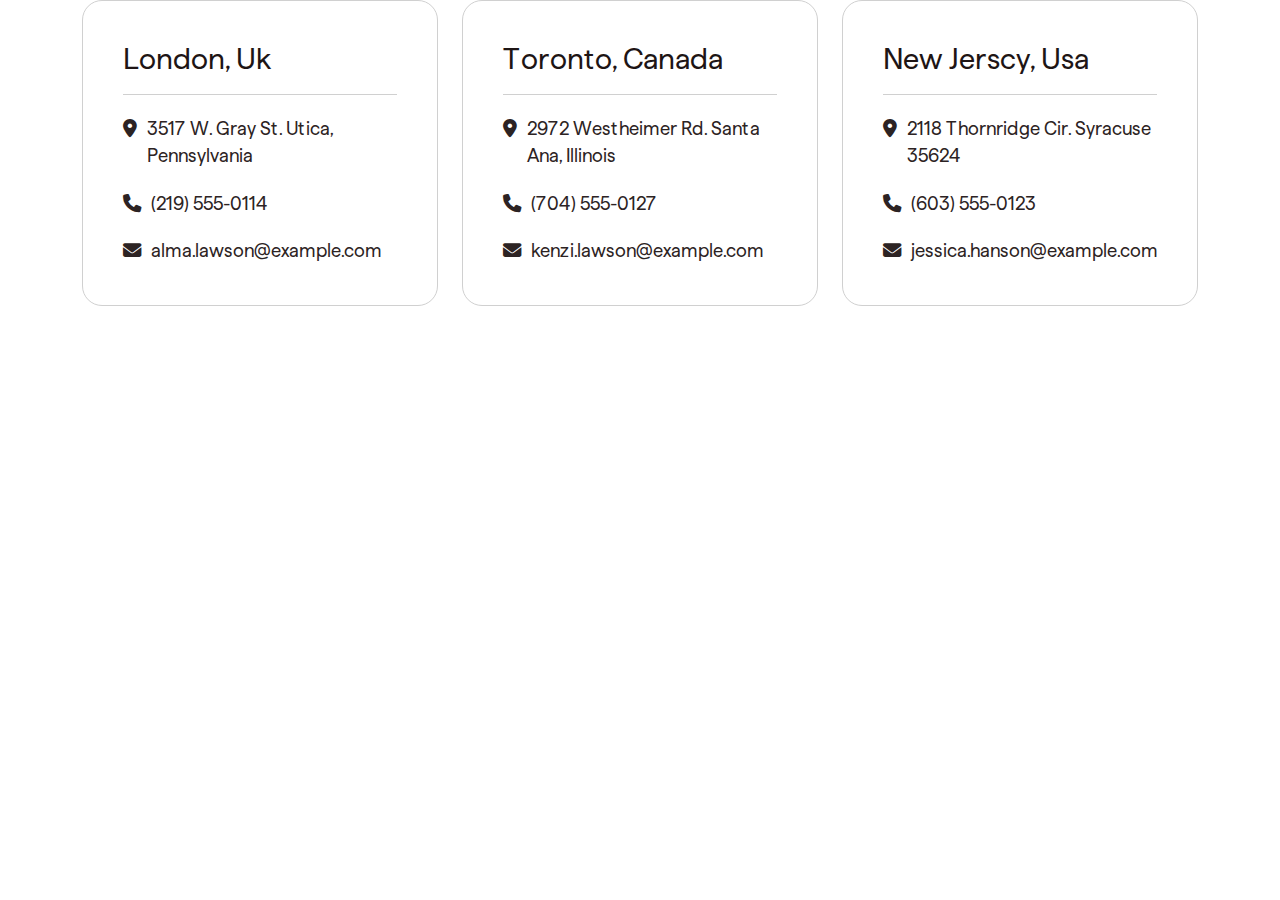
<file: contact-us.html>
<!doctype html>
<html class="no-js" lang="zxx">
    <head>
        <meta charset="utf-8">
        <meta htequiv="x-ua-compatible" content="ie=edge">
        <title>Contact Us</title>
        <meta name="description" content="">
        <meta name="viewport" content="width=device-width, initial-scale=1">
     
        <!-- Place favicon.ico in the root directory -->
        <link rel="shortcut icon" type="image/x-icon" href="assets/img/favicon.png">
     
        <!-- CSS here -->
        <link rel="stylesheet" href="assets/css/bootstrap.min.css">
        <link rel="stylesheet" href="assets/css/animate.css">
        <link rel="stylesheet" href="assets/css/swiper-bundle.css">
        <link rel="stylesheet" href="assets/css/backtotop.css">
        <link rel="stylesheet" href="assets/css/nice-select.css">
        <link rel="stylesheet" href="assets/scss/main.css">
        <link rel="stylesheet" href="assets/css/all.min.css">
        <link rel="stylesheet" href="assets/css/common.css">
     </head>
   <body>
      <!--[if lte IE 9]>
      <p class="browserupgrade">You are using an <strong>outdated</strong> browser. Please <a href="https://browsehappy.com/">upgrade your browser</a> to improve your experience and security.</p>
      <![endif]-->


      <!-- back to top start -->
      <div class="progress-wrap">
         <svg class="progress-circle svg-content" width="100%" height="100%" viewBox="-1 -1 102 102">
            <path d="M50,1 a49,49 0 0,1 0,98 a49,49 0 0,1 0,-98" />
         </svg>
      </div>
      <!-- back to top end -->

      <!-- header area start -->
      <header>
      </header>
      <!-- header area end -->


      <main>               
         <!-- Contact card area starts here-->
          
         <section class="contact-card">
            <div class="container">
                <div class="row">
                    <div class="col-xl-4 col-lg-4 col-md-6 col-sm-12">
                        <div class="contact-card-wrapper">
                            <div class="card-heading">
                                <h4>London, Uk</h4>
                            </div>
                            <div class="contact-info">
                                <ul>
                                    <li>
                                        <div><i class="fa-solid fa-location-dot"></i></div>
                                        <div><a href="#">3517 W. Gray St. Utica, Pennsylvania</a></div>
                                    </li>
                                    <li>
                                        <div><i class="fa-solid fa-phone"></i></div>
                                        <div><a href="tel:(219) 555-0114">(219) 555-0114</a></div>
                                    </li>
                                    <li>
                                        <div><i class="fa-solid fa-envelope"></i></div>
                                        <div><a href="mailto:alma.lawson@example.com">alma.lawson@example.com</a></div>
                                    </li>
                                </ul>
                            </div>
                        </div>
                    </div>
                    <div class="col-xl-4 col-lg-4 col-md-6 col-sm-12">
                        <div class="contact-card-wrapper">
                            <div class="card-heading">
                                <h4>Toronto, Canada</h4>
                            </div>
                            <div class="contact-info">
                                <ul>
                                    <li>
                                        <div><i class="fa-solid fa-location-dot"></i></div>
                                        <div><a href="#">2972 Westheimer Rd. Santa Ana, Illinois</a></div>
                                    </li>
                                    <li>
                                        <div><i class="fa-solid fa-phone"></i></div>
                                        <div><a href="tel:(704) 555-0127">(704) 555-0127</a></div>
                                    </li>
                                    <li>
                                        <div><i class="fa-solid fa-envelope"></i></div>
                                        <div><a href="mailto:alma.lawson@example.com">kenzi.lawson@example.com</a></div>
                                    </li>
                                </ul>
                            </div>
                        </div>
                    </div>
                    <div class="col-xl-4 col-lg-4 col-md-6 col-sm-12">
                        <div class="contact-card-wrapper">
                            <div class="card-heading">
                                <h4>New Jerscy, Usa</h4>
                            </div>
                            <div class="contact-info">
                                <ul>
                                    <li>
                                        <div><i class="fa-solid fa-location-dot"></i></div>
                                        <div><a href="#">2118 Thornridge Cir. Syracuse 35624</a></div>
                                    </li>
                                    <li>
                                        <div><i class="fa-solid fa-phone"></i></div>
                                        <div><a href="tel:(603) 555-0123">(603) 555-0123</a></div>
                                    </li>
                                    <li>
                                        <div><i class="fa-solid fa-envelope"></i></div>
                                        <div><a href="mailto:jessica.hanson@example.com">jessica.hanson@example.com</a></div>
                                    </li>
                                </ul>
                            </div>
                        </div>
                    </div>
                    
                </div>
                
            </div>

         </section>
         <!-- Contact card area ends here -->
      </main>
    
      <!-- footer area start -->
      <footer>
      </footer>
      <!-- footer area end -->


      <!-- JS here -->
      <script src="assets/js/vendor/jquery.js"></script>
      <script src="assets/js/vendor/waypoints.js"></script>
      <script src="assets/js/bootstrap.min.js"></script>
      <script src="assets/js/swiper-bundle.js"></script>
      <script src="assets/js/backtotop.js"></script>
      <script src="assets/js/nice-select.js"></script>
      <script src="assets/js/wow.js"></script>
      <script src="assets/js/main.js"></script>
   </body>
</html>
</file>
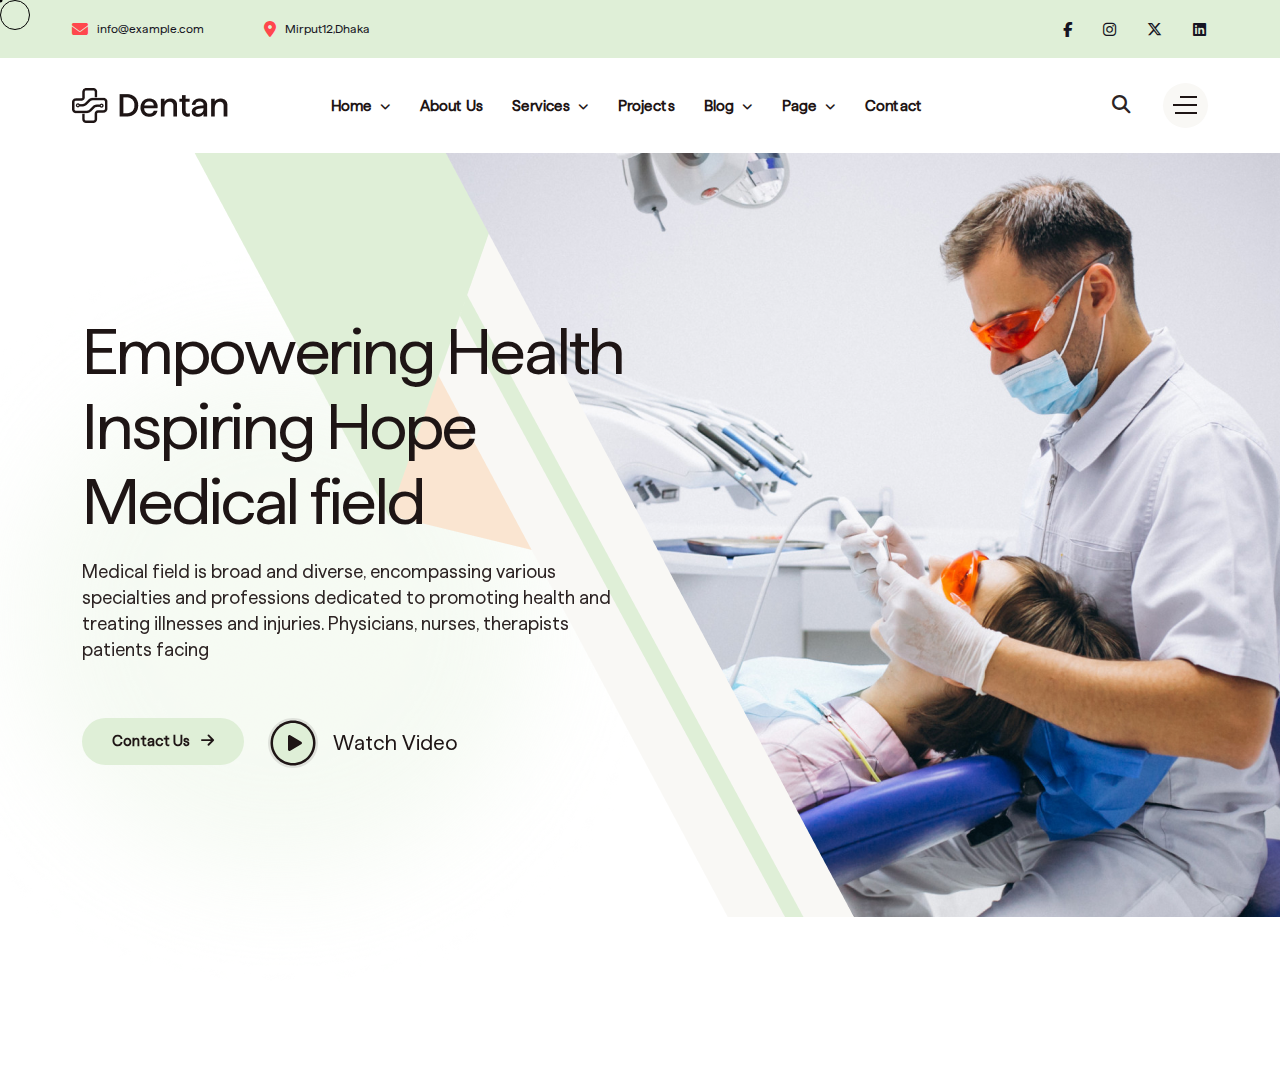
<file: index-2.html>
<!doctype html>
<html class="no-js" lang="zxx">

<head>
    <meta charset="utf-8">
    <meta htequiv="x-ua-compatible" content="ie=edge">
    <title>Dentan - Home Page</title>
    <meta name="description" content="">
    <meta name="viewport" content="width=device-width, initial-scale=1">

    <!-- Place favicon.ico in the root directory -->
    <link rel="shortcut icon" type="image/x-icon" href="assets/img/favicon.png">

    <!-- CSS here -->
    <link rel="stylesheet" href="assets/css/bootstrap.min.css">
    <link rel="stylesheet" href="assets/css/animate.css">
    <link rel="stylesheet" href="assets/css/swiper-bundle.css">
    <link rel="stylesheet" href="assets/css/backtotop.css">
    <link rel="stylesheet" href="assets/css/nice-select.css">
    <link rel="stylesheet" href="assets/scss/main.css">
    <link rel="stylesheet" href="assets/css/all.min.css">
    <link rel="stylesheet" href="assets/css/common.css">
</head>

<body>
    <!--[if lte IE 9]>
      <p class="browserupgrade">You are using an <strong>outdated</strong> browser. Please <a href="https://browsehappy.com/">upgrade your browser</a> to improve your experience and security.</p>
      <![endif]-->


    <!-- back to top start -->
    <div class="progress-wrap">
        <svg class="progress-circle svg-content" width="100%" height="100%" viewBox="-1 -1 102 102">
            <path d="M50,1 a49,49 0 0,1 0,98 a49,49 0 0,1 0,-98" />
        </svg>
    </div>


    <!-- back to top end -->
    <div class="input-body-overlay"></div>


    <!-- Offcanvas area -->
    <div class="offcanvas-area">
        <div class="offcanvas-wrapper">
            <div class="offcanvas-top d-flex align-items-center justify-content-between">
                <div class="offcanvas-logo">
                    <a href="index.html">
                        <a href="#"><img src="assets/img/logo/logo.png" alt="logo"></a>
                    </a>
                </div>
                <div class="offcanvas-close">
                    <button class="offcanvas-close-btn">
                        <svg width="37" height="38" viewBox="0 0 37 38" fill="none" xmlns="http://www.w3.org/2000/svg">
                            <path d="M9.19141 9.80762L27.5762 28.1924" stroke="currentColor" stroke-width="1.5"
                                stroke-linecap="round" stroke-linejoin="round" />
                            <path d="M9.19141 28.1924L27.5762 9.80761" stroke="currentColor" stroke-width="1.5"
                                stroke-linecap="round" stroke-linejoin="round" />
                        </svg>
                    </button>
                </div>
            </div>
            <div class="offcanvas-main">
                <div class="offcanvas-content">
                    <h3 class="offcanvas-title">Hello There!</h3>
                    <p>Lorem ipsum dolor sit amet, consectetur adipiscing elit, </p>
                </div>
                <div class="offcanvas-menu d-lg-none">
                    <nav></nav>
                </div>
                <div class="offcanvas-contact">
                    <h3 class="offcanvas-title sm">Information</h3>
                    <ul>
                        <li><a href="tel:1245654">+088 (246) 642-27-10</a></li>
                        <li><a href="mailto:hello@housey.com">nathan.roberts@example.com</a></li>
                        <li><a href="#">455 West Orchard Street Kings Mountain, NC 280867</a></li>
                    </ul>
                </div>
                <div class="offcanvas-social">
                    <h3 class="offcanvas-title sm">Follow Us</h3>
                    <ul>
                        <li>
                            <a href="#">
                                <svg width="16" height="16" viewBox="0 0 16 16" fill="none"
                                    xmlns="http://www.w3.org/2000/svg">
                                    <path
                                        d="M11.25 1.5H4.75C2.95507 1.5 1.5 2.95507 1.5 4.75V11.25C1.5 13.0449 2.95507 14.5 4.75 14.5H11.25C13.0449 14.5 14.5 13.0449 14.5 11.25V4.75C14.5 2.95507 13.0449 1.5 11.25 1.5Z"
                                        stroke="currentColor" stroke-width="1.5" stroke-linecap="round"
                                        stroke-linejoin="round" />
                                    <path
                                        d="M10.6016 7.5907C10.6818 8.13166 10.5894 8.68414 10.3375 9.16955C10.0856 9.65497 9.68711 10.0486 9.19862 10.2945C8.71014 10.5404 8.15656 10.6259 7.61663 10.5391C7.0767 10.4522 6.57791 10.1972 6.19121 9.81055C5.80451 9.42385 5.54959 8.92506 5.46271 8.38513C5.37583 7.8452 5.46141 7.29163 5.70728 6.80314C5.95315 6.31465 6.34679 5.91613 6.83221 5.66425C7.31763 5.41238 7.87011 5.31998 8.41107 5.4002C8.96287 5.48202 9.47372 5.73915 9.86817 6.1336C10.2626 6.52804 10.5197 7.0389 10.6016 7.5907Z"
                                        stroke="currentColor" stroke-width="1.5" stroke-linecap="round"
                                        stroke-linejoin="round" />
                                    <path d="M11.5742 4.42578H11.5842" stroke="currentColor" stroke-width="1.5"
                                        stroke-linecap="round" stroke-linejoin="round" />
                                </svg>
                            </a>
                        </li>
                        <li>
                            <a href="#">
                                <svg width="18" height="18" viewBox="0 0 18 18" fill="none"
                                    xmlns="http://www.w3.org/2000/svg">
                                    <path
                                        d="M2.50589 12.7494C4.57662 16.336 9.16278 17.5648 12.7494 15.4941C14.2113 14.65 15.2816 13.388 15.8962 11.9461C16.7895 9.85066 16.7208 7.37526 15.4941 5.25063C14.2674 3.12599 12.1581 1.82872 9.89669 1.55462C8.34063 1.366 6.71259 1.66183 5.25063 2.50589C1.66403 4.57662 0.435172 9.16278 2.50589 12.7494Z"
                                        stroke="currentColor" stroke-width="1.5" />
                                    <path
                                        d="M12.7127 15.4292C12.7127 15.4292 12.0086 10.4867 10.5011 7.87559C8.99362 5.26451 5.28935 2.57155 5.28935 2.57155M5.68449 15.6124C6.79553 12.2606 12.34 8.54524 16.3975 9.43537M12.311 2.4082C11.1953 5.72344 5.75732 9.38453 1.71875 8.58915"
                                        stroke="currentColor" stroke-width="1.5" stroke-linecap="round" />
                                </svg>
                            </a>
                        </li>
                        <li>
                            <a href="#">
                                <svg width="18" height="11" viewBox="0 0 18 11" fill="none"
                                    xmlns="http://www.w3.org/2000/svg">
                                    <path
                                        d="M1 5.5715H6.33342C7.62867 5.5715 8.61917 6.56199 8.61917 7.85725C8.61917 9.15251 7.62867 10.143 6.33342 10.143H1.76192C1.30477 10.143 1 9.83823 1 9.38108V1.76192C1 1.30477 1.30477 1 1.76192 1H5.5715C6.86676 1 7.85725 1.99049 7.85725 3.28575C7.85725 4.58101 6.86676 5.5715 5.5715 5.5715H1Z"
                                        stroke="currentColor" stroke-width="1.5" stroke-miterlimit="10" />
                                    <path
                                        d="M10.9062 7.09454H17.0016C17.0016 5.41832 15.6301 4.04688 13.9539 4.04688C12.2777 4.04688 10.9062 5.41832 10.9062 7.09454ZM10.9062 7.09454C10.9062 8.77076 12.2777 10.1422 13.9539 10.1422H15.2492"
                                        stroke="currentColor" stroke-width="1.5" stroke-miterlimit="10"
                                        stroke-linecap="round" stroke-linejoin="round" />
                                    <path d="M16.1125 1.44434H11.668" stroke="currentColor" stroke-width="1.2"
                                        stroke-miterlimit="10" stroke-linecap="round" stroke-linejoin="round" />
                                </svg>
                            </a>
                        </li>
                        <li>
                            <a href="#">
                                <svg width="18" height="14" viewBox="0 0 18 14" fill="none"
                                    xmlns="http://www.w3.org/2000/svg">
                                    <path
                                        d="M12.75 13H5.25C3 13 1.5 11.5 1.5 9.25V4.75C1.5 2.5 3 1 5.25 1H12.75C15 1 16.5 2.5 16.5 4.75V9.25C16.5 11.5 15 13 12.75 13Z"
                                        stroke="currentColor" stroke-width="1.5" stroke-miterlimit="10"
                                        stroke-linecap="round" stroke-linejoin="round" />
                                    <path
                                        d="M8.70676 5.14837L10.8006 6.40465C11.5543 6.90716 11.5543 7.66093 10.8006 8.16344L8.70676 9.41972C7.86923 9.92224 7.19922 9.50348 7.19922 8.5822V6.06964C7.19922 4.98086 7.86923 4.64585 8.70676 5.14837Z"
                                        fill="currentColor" />
                                </svg>
                            </a>
                        </li>
                    </ul>
                </div>
            </div>
        </div>
    </div>
    <!--  -->
    <div class="body-overlay"></div>


    <!-- header area start -->
    <header>
        <div class="header-v2">
            <div class="header-top-wrapper">
                <div class="container-fluid">
                    <div class="header-top-area">
                        <div class="top-info">
                            <div class="info-mail">
                                <a href="#"><i class="fa-solid fa-envelope"></i> info@example.com</a>
                            </div>
                            <div class="info-location">
                                <a href="#"><i class="fa-solid fa-location-dot"></i> Mirput12,Dhaka</a>
                            </div>
                        </div>
                        <div class="top-socials">
                            <ul>
                                <li><a href="#"><i class="fa-brands fa-facebook-f"></i></a></li>
                                <li><a href="#"><i class="fa-brands fa-instagram"></i></a></li>
                                <li><a href="#"><i class="fa-brands fa-x-twitter"></i></i></a></li>
                                <li><a href="#"><i class="fa-brands fa-linkedin"></i></i></a></li>
                            </ul>
                        </div>
                    </div>
                </div>

            </div>
            <div class="container-fluid">
                <div class="header-navigation header-navigation-2 wow fadeInDown" data-wow-duration="1s"
                    data-wow-delay=".5s" id="header-sticky">
                    <div class="row align-items-center">
                        <div class="col-xl-2 col-lg-2 col-md-6 col-6">
                            <div class="logo">
                                <a href="#"><img src="assets/img/logo/logo.png" alt="logo"></a>
                            </div>
                        </div>
                        <div class="col-xxl-7 col-xl-8 col-lg-9 d-none d-xl-block d-xxl-block d-lg-block">
                            <div class="main-menu">
                                <div class="main-menu">
                                    <nav class="mobile-menu-active">
                                        <ul>
                                            <li class="position-static">
                                                <a target="_blank" href="index.html">Home <i
                                                        class="fa-solid fa-angle-down"></i></a>
                                                <div class="mega-menu">
                                                    <div class="main-has-submenu">
                                                        <div
                                                            class="row gx-6 row-cols-1 row-cols-md-2 row-cols-lg-5 justify-content-center">
                                                            <div class="col homemenu">
                                                                <div class="homemenu-thumb mb-15">
                                                                    <a href="index.html">
                                                                        <img src="assets/img/header/home-1.png"
                                                                            alt="megamenu pic">
                                                                    </a>
                                                                </div>
                                                                <div class="homemenu-content text-center">
                                                                    <h4 class="homemenu-title">
                                                                        <a href="index.html">Home Style 1</a>
                                                                    </h4>
                                                                </div>
                                                            </div>
                                                            <div class="col homemenu">
                                                                <div class="homemenu-thumb mb-15">
                                                                    <a href="index-2.html">
                                                                        <img src="assets/img/header/home-2.png"
                                                                            alt="megamenu pic">
                                                                    </a>
                                                                </div>
                                                                <div class="homemenu-content text-center">
                                                                    <h4 class="homemenu-title">
                                                                        <a href="index.html">Home Style 2</a>
                                                                    </h4>
                                                                </div>
                                                            </div>
                                                            <div class="col homemenu">
                                                                <div class="homemenu-thumb mb-15">
                                                                    <a href="index-3.html">
                                                                        <img src="assets/img/header/home-3.png"
                                                                            alt="megamenu pic">
                                                                    </a>
                                                                </div>
                                                                <div class="homemenu-content text-center">
                                                                    <h4 class="homemenu-title">
                                                                        <a href="index.html">Home Style 3</a>
                                                                    </h4>
                                                                </div>
                                                            </div>
                                                        </div>
                                                    </div>
                                                </div>
                                            </li>
                                            <li>
                                                <a href="about-us.html" target="_blank">About Us</a>
                                            </li>
                                            <li>
                                                <a target="_blank" href="service.html">Services <i
                                                        class="fa-solid fa-angle-down"></i></a>
                                                <ul class="submenu submenu">
                                                    <li><a href="#">Service 1</a></li>
                                                    <li><a href="#">Service 2</a></li>
                                                    <li><a href="#">Service 3</a></li>
                                                    <li><a href="#">Service 4</a></li>
                                                    <li><a href="service-details.html">Service Details</a></li>
                                                </ul>
                                            </li>
                                            <li>
                                                <a target="_blank" href="#">Projects</a>
                                            </li>
                                            <li>
                                                <a target="_blank" href="blog.html">Blog <i
                                                        class="fa-solid fa-angle-down"></i></a>
                                                <ul class="submenu submenu">
                                                    <li><a href="#">Blog Grid</a></li>
                                                    <li><a href="#">Blog Sidebar</a></li>
                                                    <li><a href="blog-details.html">Blog Details</a></li>
                                                    <li><a href="#">Blog Details Two</a></li>
                                                </ul>
                                            </li>
                                            <li>
                                                <a target="_blank" href="#">Page <i
                                                        class="fa-solid fa-angle-down"></i></a>
                                                <ul class="submenu submenu">
                                                    <li><a href="#">Faq</a></li>
                                                    <li><a href="#">Offer</a></li>
                                                    <li><a href="#">Pricing Plan</a></li>
                                                    <li><a href="#">Destination</a></li>
                                                    <li><a href="#">Destination Details</a></li>
                                                </ul>
                                            </li>
                                            <li>
                                                <a target="_blank" href="contact.html">Contact</a>
                                            </li>
                                        </ul>
                                    </nav>
                                </div>
                            </div>
                        </div>
                        <div class="col-xxl-3 col-xl-2 col-lg-1 col-md-6 col-6">
                            <div class="header-right d-flex align-items-center justify-content-end">
                                <div class="header-search search-click">
                                    <form action="#" class="header-form header-input-toggle">
                                       <input class="header-search-input" type="text" placeholder="Search...">
                                       <button class="header-submit-btn" type="button">
                                          <i class="fa-solid fa-magnifying-glass"></i>
                                       </button>
                                    </form>
                                 </div>
                                <div class="search-icon">
                                    <form>
                                        <input class="search-input" type="search" placeholder="Search Here">
                                        <a href="#" class="search-icon">
                                            <svg xmlns="http://www.w3.org/2000/svg" width="24" height="24" viewBox="0 0 24 24" fill="none">
                                                <path d="M14 14L16.5 16.5" stroke="#1E1515" stroke-width="1.5" stroke-linejoin="round"/>
                                                <path d="M16.4333 18.5252C15.8556 17.9475 15.8556 17.0109 16.4333 16.4333C17.0109 15.8556 17.9475 15.8556 18.5252 16.4333L21.5667 19.4748C22.1444 20.0525 22.1444 20.9891 21.5667 21.5667C20.9891 22.1444 20.0525 22.1444 19.4748 21.5667L16.4333 18.5252Z" stroke="#1E1515" stroke-width="1.5" stroke-linecap="round"/>
                                                <path d="M16 9C16 5.13401 12.866 2 9 2C5.13401 2 2 5.13401 2 9C2 12.866 5.13401 16 9 16C12.866 16 16 12.866 16 9Z" stroke="#1E1515" stroke-width="1.5" stroke-linejoin="round"/>
                                            </svg>
                                        </a>
                                    </form>
                                </div>
                                <div class="sidebar-icon offcanvas-open-btn">
                                    <div class="header-3-menu-bar vesion-2-menu-bar header-menu-btn-black">
                                        <button class="offcanvas-open-btn d-flex">
                                            <span class="first-bar"></span>
                                            <span class="second-bar"></span>
                                            <span class="third-bar"></span>
                                        </button>
                                    </div>
                                </div>
                            </div>
                        </div>
                    </div>
                </div>
            </div>
    </header>
    <!-- header area end -->

    <main>
        <section class="hero2-slider-area" style="background: url(assets/img/hero-2/Layer_x5F_1.png), url(assets/img/hero-2/Ellipse\ 1844.png);">
            <div class="container">
                <div class="swiper mySwiperhero2">
                    <div class="swiper-wrapper">
                        <div class="swiper-slide">
                            <div class="row">
                                <div class="col-xl-6 col-lg-7 col-md-8 col-12">
                                    <div class="slider-content">
                                        <h1>
                                            Empowering Health Inspiring  Hope Medical field 
                                        </h1>
                                        <p>Medical field is broad and diverse, encompassing various specialties and professions dedicated to promoting health and treating illnesses and injuries. Physicians, nurses, therapists patients facing </p>
                                        <div class="slider-btn-wrapper d-flex">
                                            <div class="contact-us-btn">
                                                <a href="#" class="primary-btn">Contact Us <i class="fa-solid fa-arrow-right"></i></a>
                                            </div>
                                            <div class="watch-now">
                                                <a href="#">
                                                    <div class="play-icon d-flex align-items-center">
                                                        <svg xmlns="http://www.w3.org/2000/svg" width="50" height="50" viewBox="0 0 50 50" fill="none">
                                                            <path opacity="0.1" d="M25 50C38.8071 50 50 38.8071 50 25C50 11.1929 38.8071 0 25 0C11.1929 0 0 11.1929 0 25C0 38.8071 11.1929 50 25 50Z" fill="#1E1515"/>
                                                            <path d="M25 47.5C37.4264 47.5 47.5 37.4264 47.5 25C47.5 12.5736 37.4264 2.5 25 2.5C12.5736 2.5 2.5 12.5736 2.5 25C2.5 37.4264 12.5736 47.5 25 47.5Z" fill="#1E1515"/>
                                                            <path d="M25 45C36.0457 45 45 36.0457 45 25C45 13.9543 36.0457 5 25 5C13.9543 5 5 13.9543 5 25C5 36.0457 13.9543 45 25 45Z" fill="#DFEFD7"/>
                                                            <path d="M33.204 23.69L22.2527 17.2139C22.0265 17.0772 21.7678 17.0034 21.5035 17.0001C21.2392 16.9968 20.9788 17.0641 20.7492 17.1951C20.5196 17.3261 20.3291 17.5159 20.1974 17.7451C20.0657 17.9743 19.9976 18.2345 20.0001 18.4988V31.4444C20.0001 31.7077 20.0699 31.9663 20.2022 32.1939C20.3346 32.4216 20.5248 32.6101 20.7536 32.7405C20.9824 32.8708 21.2416 32.9382 21.5049 32.936C21.7682 32.9337 22.0262 32.8618 22.2527 32.7276L33.204 26.2564C33.4275 26.1245 33.6127 25.9366 33.7414 25.7112C33.8701 25.4859 33.9378 25.2309 33.9378 24.9714C33.9378 24.7119 33.8701 24.4569 33.7414 24.2316C33.6127 24.0062 33.4275 23.8183 33.204 23.6864V23.69Z" fill="#1E1515"/>
                                                            </svg>
                                                            <h6> Watch Video</h6>
                                                    </div>
                                                   
                                                </a>
                                            </div>
                                        </div>
                                    </div>
                                </div>
                            </div>
                        </div>
                        <div class="swiper-slide">
                            <div class="row">
                                <div class="col-xl-6 col-lg-7 col-md-8 col-12">
                                    <div class="slider-content">
                                        <h1>
                                          Lorem ipsum dolor sit amet consectetur, adipisicing elit. Magni, ratione.
                                        </h1>
                                        <p>Medical field is broad and diverse, encompassing various specialties and professions dedicated to promoting health and treating illnesses and injuries. Physicians, nurses, therapists patients facing </p>
                                        <div class="slider-btn-wrapper d-flex">
                                            <div class="contact-us-btn">
                                                <a href="#" class="primary-btn">Contact Us <i class="fa-solid fa-arrow-right"></i></a>
                                            </div>
                                            <div class="watch-now">
                                                <a href="#">
                                                    <div class="play-icon d-flex align-items-center">
                                                        <svg xmlns="http://www.w3.org/2000/svg" width="50" height="50" viewBox="0 0 50 50" fill="none">
                                                            <path opacity="0.1" d="M25 50C38.8071 50 50 38.8071 50 25C50 11.1929 38.8071 0 25 0C11.1929 0 0 11.1929 0 25C0 38.8071 11.1929 50 25 50Z" fill="#1E1515"/>
                                                            <path d="M25 47.5C37.4264 47.5 47.5 37.4264 47.5 25C47.5 12.5736 37.4264 2.5 25 2.5C12.5736 2.5 2.5 12.5736 2.5 25C2.5 37.4264 12.5736 47.5 25 47.5Z" fill="#1E1515"/>
                                                            <path d="M25 45C36.0457 45 45 36.0457 45 25C45 13.9543 36.0457 5 25 5C13.9543 5 5 13.9543 5 25C5 36.0457 13.9543 45 25 45Z" fill="#DFEFD7"/>
                                                            <path d="M33.204 23.69L22.2527 17.2139C22.0265 17.0772 21.7678 17.0034 21.5035 17.0001C21.2392 16.9968 20.9788 17.0641 20.7492 17.1951C20.5196 17.3261 20.3291 17.5159 20.1974 17.7451C20.0657 17.9743 19.9976 18.2345 20.0001 18.4988V31.4444C20.0001 31.7077 20.0699 31.9663 20.2022 32.1939C20.3346 32.4216 20.5248 32.6101 20.7536 32.7405C20.9824 32.8708 21.2416 32.9382 21.5049 32.936C21.7682 32.9337 22.0262 32.8618 22.2527 32.7276L33.204 26.2564C33.4275 26.1245 33.6127 25.9366 33.7414 25.7112C33.8701 25.4859 33.9378 25.2309 33.9378 24.9714C33.9378 24.7119 33.8701 24.4569 33.7414 24.2316C33.6127 24.0062 33.4275 23.8183 33.204 23.6864V23.69Z" fill="#1E1515"/>
                                                            </svg>
                                                            <h6> Watch Video</h6>
                                                    </div>
                                                   
                                                </a>
                                            </div>
                                        </div>
                                    </div>
                                </div>
                            </div>
                        </div>
                        <div class="swiper-slide">
                            <div class="row">
                                <div class="col-xl-6 col-lg-7 col-md-8 col-12">
                                    <div class="slider-content">
                                        <h1>
                                            Medical field is broad and diverse, encompassing various
                                        </h1>
                                        <p>Medical field is broad and diverse, encompassing various specialties and professions dedicated to promoting health and treating illnesses and injuries. Physicians, nurses, therapists patients facing </p>
                                        <div class="slider-btn-wrapper d-flex">
                                            <div class="contact-us-btn">
                                                <a href="#" class="primary-btn">Contact Us <i class="fa-solid fa-arrow-right"></i></a>
                                            </div>
                                            <div class="watch-now">
                                                <a href="#">
                                                    <div class="play-icon d-flex align-items-center">
                                                        <svg xmlns="http://www.w3.org/2000/svg" width="50" height="50" viewBox="0 0 50 50" fill="none">
                                                            <path opacity="0.1" d="M25 50C38.8071 50 50 38.8071 50 25C50 11.1929 38.8071 0 25 0C11.1929 0 0 11.1929 0 25C0 38.8071 11.1929 50 25 50Z" fill="#1E1515"/>
                                                            <path d="M25 47.5C37.4264 47.5 47.5 37.4264 47.5 25C47.5 12.5736 37.4264 2.5 25 2.5C12.5736 2.5 2.5 12.5736 2.5 25C2.5 37.4264 12.5736 47.5 25 47.5Z" fill="#1E1515"/>
                                                            <path d="M25 45C36.0457 45 45 36.0457 45 25C45 13.9543 36.0457 5 25 5C13.9543 5 5 13.9543 5 25C5 36.0457 13.9543 45 25 45Z" fill="#DFEFD7"/>
                                                            <path d="M33.204 23.69L22.2527 17.2139C22.0265 17.0772 21.7678 17.0034 21.5035 17.0001C21.2392 16.9968 20.9788 17.0641 20.7492 17.1951C20.5196 17.3261 20.3291 17.5159 20.1974 17.7451C20.0657 17.9743 19.9976 18.2345 20.0001 18.4988V31.4444C20.0001 31.7077 20.0699 31.9663 20.2022 32.1939C20.3346 32.4216 20.5248 32.6101 20.7536 32.7405C20.9824 32.8708 21.2416 32.9382 21.5049 32.936C21.7682 32.9337 22.0262 32.8618 22.2527 32.7276L33.204 26.2564C33.4275 26.1245 33.6127 25.9366 33.7414 25.7112C33.8701 25.4859 33.9378 25.2309 33.9378 24.9714C33.9378 24.7119 33.8701 24.4569 33.7414 24.2316C33.6127 24.0062 33.4275 23.8183 33.204 23.6864V23.69Z" fill="#1E1515"/>
                                                            </svg>
                                                            <h6> Watch Video</h6>
                                                    </div>
                                                   
                                                </a>
                                            </div>
                                        </div>
                                    </div>
                                </div>
                            </div>
                        </div>
                    </div>
                </div>
            </div>
        </section>
    </main>









    <!-- JS here -->
    <script src="assets/js/vendor/jquery.js"></script>
    <script src="assets/js/vendor/waypoints.js"></script>
    <script src="assets/js/bootstrap.min.js"></script>
    <script src="assets/js/swiper-bundle.js"></script>
    <script src="assets/js/backtotop.js"></script>
    <script src="assets/js/nice-select.js"></script>
    <script src="assets/js/magicmouse.js"></script>
    <script src="assets/js/wow.js"></script>
    <script src="assets/js/main.js"></script>
</body>

</html>
</file>
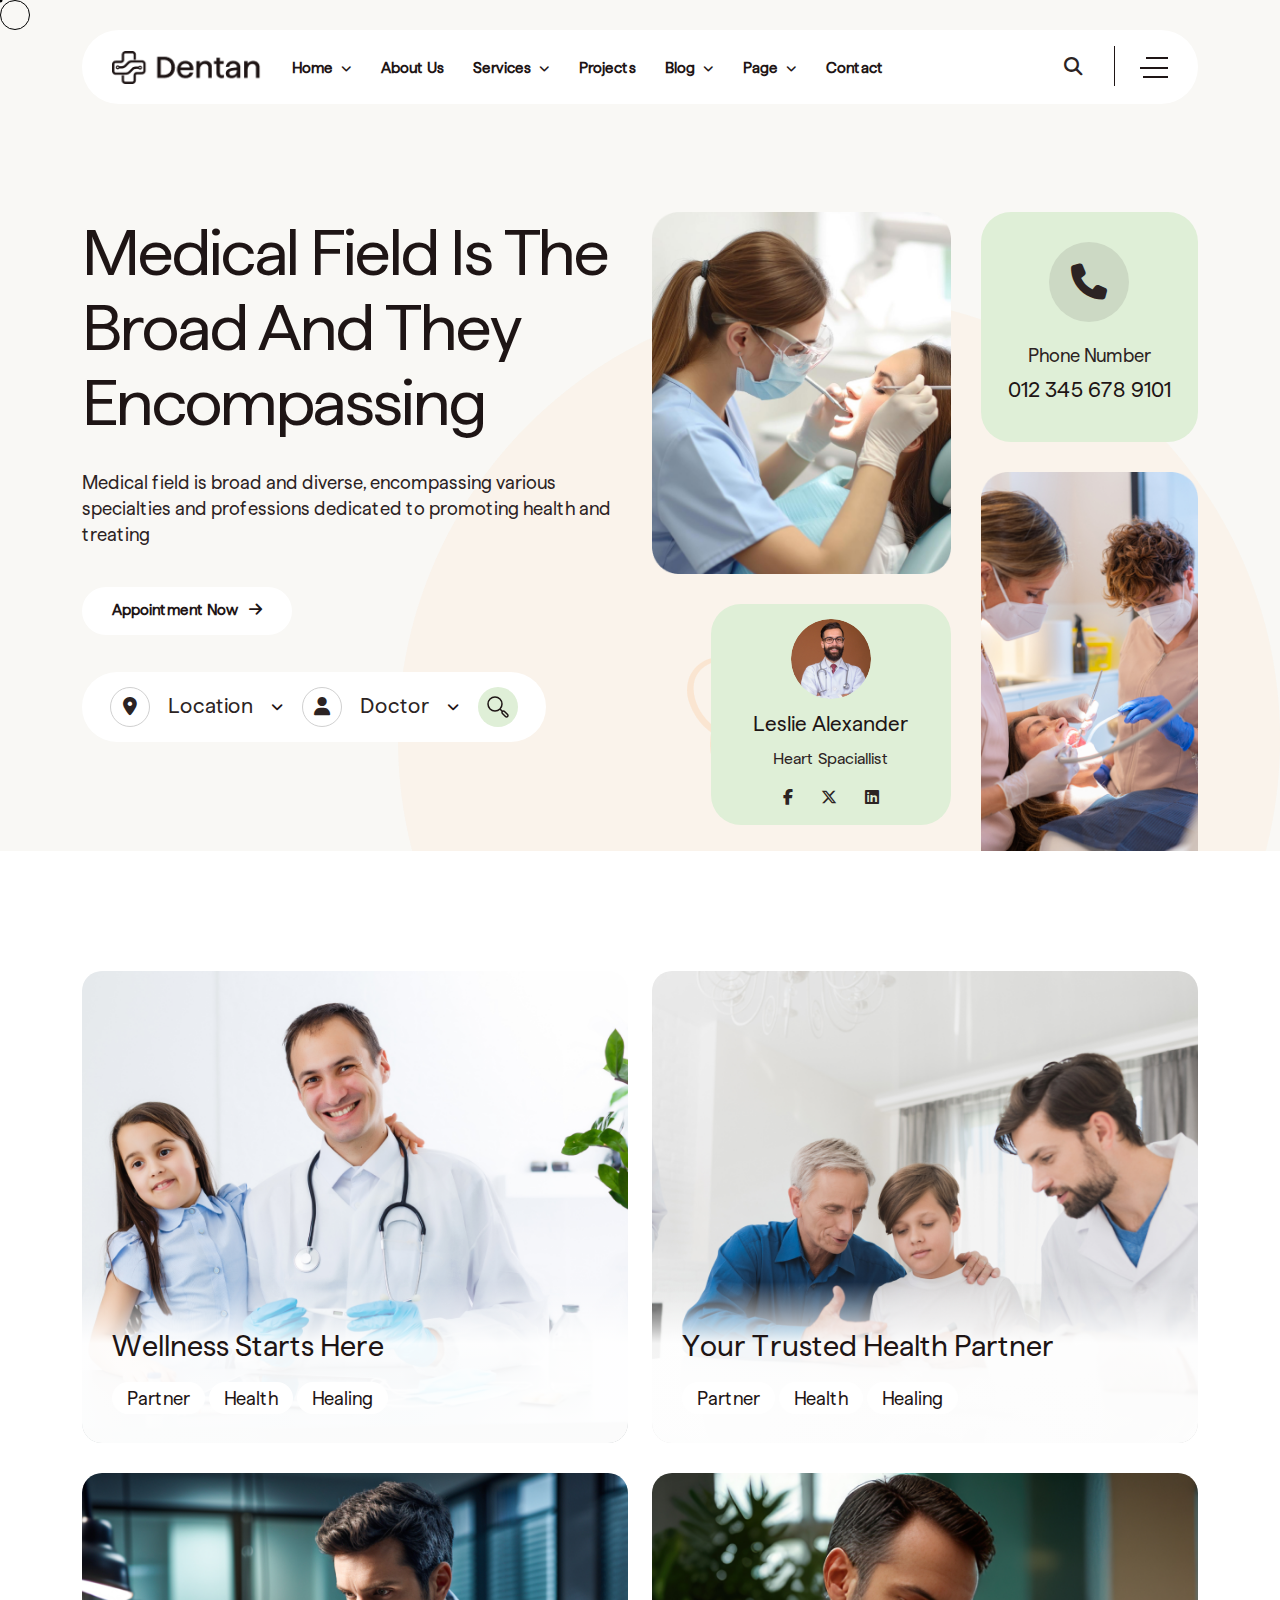
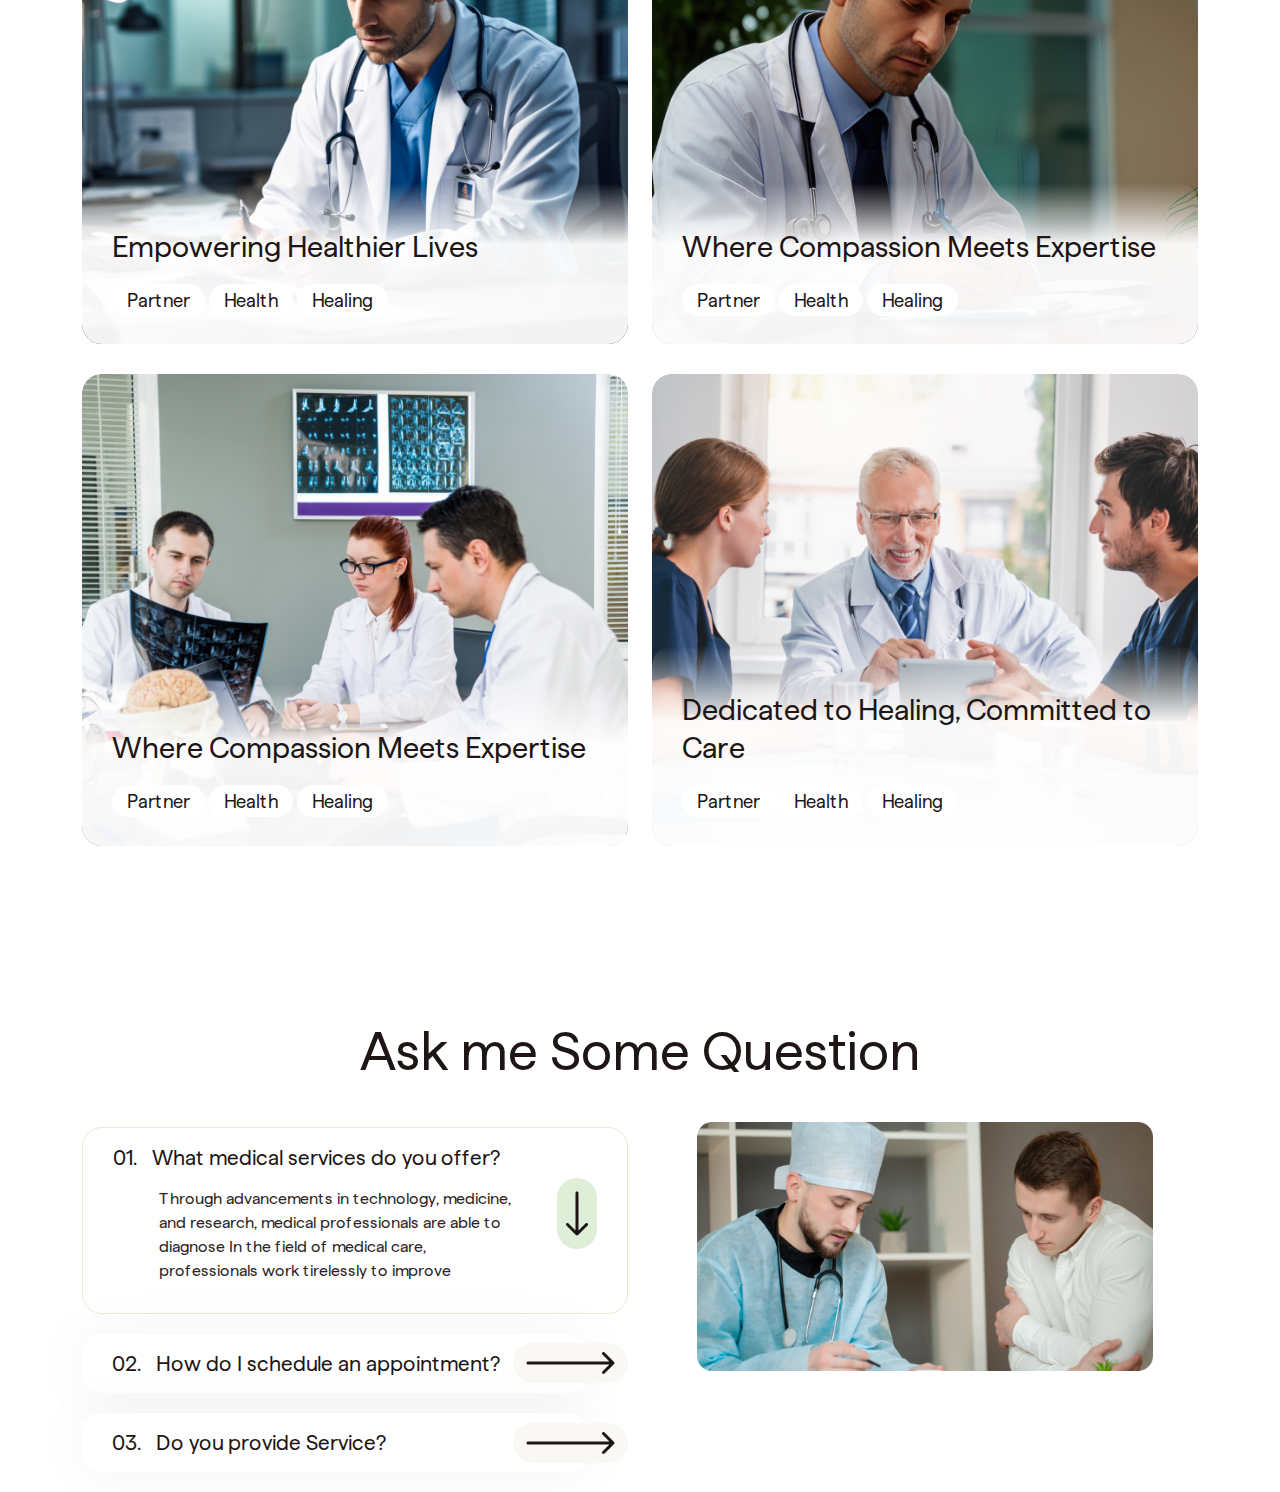
<file: project.html>
<!doctype html>
<html class="no-js" lang="zxx">

<head>
   <meta charset="utf-8">
   <meta htequiv="x-ua-compatible" content="ie=edge">
   <title>Title - Your title gores here</title>
   <meta name="description" content="">
   <meta name="viewport" content="width=device-width, initial-scale=1">

   <!-- Place favicon.ico in the root directory -->
   <link rel="shortcut icon" type="image/x-icon" href="assets/img/favicon.png">

   <!-- CSS here -->
   <link rel="stylesheet" href="assets/css/bootstrap.min.css">
   <link rel="stylesheet" href="assets/css/animate.css">
   <link rel="stylesheet" href="assets/css/swiper-bundle.css">
   <link rel="stylesheet" href="assets/css/backtotop.css">
   <link rel="stylesheet" href="assets/css/nice-select.css">
   <link rel="stylesheet" href="assets/scss/main.css">
   <link rel="stylesheet" href="assets/css/all.min.css">
   <link rel="stylesheet" href="assets/css/common.css">
</head>

<body>
   <!--[if lte IE 9]>
      <p class="browserupgrade">You are using an <strong>outdated</strong> browser. Please <a href="https://browsehappy.com/">upgrade your browser</a> to improve your experience and security.</p>
      <![endif]-->


   <!-- back to top start -->
   <div class="progress-wrap">
      <svg class="progress-circle svg-content" width="100%" height="100%" viewBox="-1 -1 102 102">
         <path d="M50,1 a49,49 0 0,1 0,98 a49,49 0 0,1 0,-98" />
      </svg>
   </div>


   <!-- back to top end -->
   <div class="input-body-overlay"></div>


   <!-- Offcanvas area -->
   <div class="offcanvas-area">
      <div class="offcanvas-wrapper">
         <div class="offcanvas-top d-flex align-items-center justify-content-between">
            <div class="offcanvas-logo">
               <a href="index.html">
                  <a href="#"><img src="assets/img/logo/logo.png" alt="logo"></a>
               </a>
            </div>
            <div class="offcanvas-close">
               <button class="offcanvas-close-btn">
                  <svg width="37" height="38" viewBox="0 0 37 38" fill="none" xmlns="http://www.w3.org/2000/svg">
                     <path d="M9.19141 9.80762L27.5762 28.1924" stroke="currentColor" stroke-width="1.5"
                        stroke-linecap="round" stroke-linejoin="round" />
                     <path d="M9.19141 28.1924L27.5762 9.80761" stroke="currentColor" stroke-width="1.5"
                        stroke-linecap="round" stroke-linejoin="round" />
                  </svg>
               </button>
            </div>
         </div>
         <div class="offcanvas-main">
            <div class="offcanvas-content">
               <h3 class="offcanvas-title">Hello There!</h3>
               <p>Lorem ipsum dolor sit amet, consectetur adipiscing elit, </p>
            </div>
            <div class="offcanvas-menu d-lg-none">
               <nav></nav>
            </div>
            <div class="offcanvas-contact">
               <h3 class="offcanvas-title sm">Information</h3>
               <ul>
                  <li><a href="tel:1245654">+088 (246) 642-27-10</a></li>
                  <li><a href="mailto:hello@housey.com">nathan.roberts@example.com</a></li>
                  <li><a href="#">455 West Orchard Street Kings Mountain, NC 280867</a></li>
               </ul>
            </div>
            <div class="offcanvas-social">
               <h3 class="offcanvas-title sm">Follow Us</h3>
               <ul>
                  <li>
                     <a href="#">
                        <svg width="16" height="16" viewBox="0 0 16 16" fill="none" xmlns="http://www.w3.org/2000/svg">
                           <path
                              d="M11.25 1.5H4.75C2.95507 1.5 1.5 2.95507 1.5 4.75V11.25C1.5 13.0449 2.95507 14.5 4.75 14.5H11.25C13.0449 14.5 14.5 13.0449 14.5 11.25V4.75C14.5 2.95507 13.0449 1.5 11.25 1.5Z"
                              stroke="currentColor" stroke-width="1.5" stroke-linecap="round" stroke-linejoin="round" />
                           <path
                              d="M10.6016 7.5907C10.6818 8.13166 10.5894 8.68414 10.3375 9.16955C10.0856 9.65497 9.68711 10.0486 9.19862 10.2945C8.71014 10.5404 8.15656 10.6259 7.61663 10.5391C7.0767 10.4522 6.57791 10.1972 6.19121 9.81055C5.80451 9.42385 5.54959 8.92506 5.46271 8.38513C5.37583 7.8452 5.46141 7.29163 5.70728 6.80314C5.95315 6.31465 6.34679 5.91613 6.83221 5.66425C7.31763 5.41238 7.87011 5.31998 8.41107 5.4002C8.96287 5.48202 9.47372 5.73915 9.86817 6.1336C10.2626 6.52804 10.5197 7.0389 10.6016 7.5907Z"
                              stroke="currentColor" stroke-width="1.5" stroke-linecap="round" stroke-linejoin="round" />
                           <path d="M11.5742 4.42578H11.5842" stroke="currentColor" stroke-width="1.5"
                              stroke-linecap="round" stroke-linejoin="round" />
                        </svg>
                     </a>
                  </li>
                  <li>
                     <a href="#">
                        <svg width="18" height="18" viewBox="0 0 18 18" fill="none" xmlns="http://www.w3.org/2000/svg">
                           <path
                              d="M2.50589 12.7494C4.57662 16.336 9.16278 17.5648 12.7494 15.4941C14.2113 14.65 15.2816 13.388 15.8962 11.9461C16.7895 9.85066 16.7208 7.37526 15.4941 5.25063C14.2674 3.12599 12.1581 1.82872 9.89669 1.55462C8.34063 1.366 6.71259 1.66183 5.25063 2.50589C1.66403 4.57662 0.435172 9.16278 2.50589 12.7494Z"
                              stroke="currentColor" stroke-width="1.5" />
                           <path
                              d="M12.7127 15.4292C12.7127 15.4292 12.0086 10.4867 10.5011 7.87559C8.99362 5.26451 5.28935 2.57155 5.28935 2.57155M5.68449 15.6124C6.79553 12.2606 12.34 8.54524 16.3975 9.43537M12.311 2.4082C11.1953 5.72344 5.75732 9.38453 1.71875 8.58915"
                              stroke="currentColor" stroke-width="1.5" stroke-linecap="round" />
                        </svg>
                     </a>
                  </li>
                  <li>
                     <a href="#">
                        <svg width="18" height="11" viewBox="0 0 18 11" fill="none" xmlns="http://www.w3.org/2000/svg">
                           <path
                              d="M1 5.5715H6.33342C7.62867 5.5715 8.61917 6.56199 8.61917 7.85725C8.61917 9.15251 7.62867 10.143 6.33342 10.143H1.76192C1.30477 10.143 1 9.83823 1 9.38108V1.76192C1 1.30477 1.30477 1 1.76192 1H5.5715C6.86676 1 7.85725 1.99049 7.85725 3.28575C7.85725 4.58101 6.86676 5.5715 5.5715 5.5715H1Z"
                              stroke="currentColor" stroke-width="1.5" stroke-miterlimit="10" />
                           <path
                              d="M10.9062 7.09454H17.0016C17.0016 5.41832 15.6301 4.04688 13.9539 4.04688C12.2777 4.04688 10.9062 5.41832 10.9062 7.09454ZM10.9062 7.09454C10.9062 8.77076 12.2777 10.1422 13.9539 10.1422H15.2492"
                              stroke="currentColor" stroke-width="1.5" stroke-miterlimit="10" stroke-linecap="round"
                              stroke-linejoin="round" />
                           <path d="M16.1125 1.44434H11.668" stroke="currentColor" stroke-width="1.2"
                              stroke-miterlimit="10" stroke-linecap="round" stroke-linejoin="round" />
                        </svg>
                     </a>
                  </li>
                  <li>
                     <a href="#">
                        <svg width="18" height="14" viewBox="0 0 18 14" fill="none" xmlns="http://www.w3.org/2000/svg">
                           <path
                              d="M12.75 13H5.25C3 13 1.5 11.5 1.5 9.25V4.75C1.5 2.5 3 1 5.25 1H12.75C15 1 16.5 2.5 16.5 4.75V9.25C16.5 11.5 15 13 12.75 13Z"
                              stroke="currentColor" stroke-width="1.5" stroke-miterlimit="10" stroke-linecap="round"
                              stroke-linejoin="round" />
                           <path
                              d="M8.70676 5.14837L10.8006 6.40465C11.5543 6.90716 11.5543 7.66093 10.8006 8.16344L8.70676 9.41972C7.86923 9.92224 7.19922 9.50348 7.19922 8.5822V6.06964C7.19922 4.98086 7.86923 4.64585 8.70676 5.14837Z"
                              fill="currentColor" />
                        </svg>
                     </a>
                  </li>
               </ul>
            </div>
         </div>
      </div>
   </div>
   <!--  -->
   <div class="body-overlay"></div>


   <!-- header area start -->
   <header>
      <div class="header-area" style="background-image: url(assets/img/hero/bg-round.png)">
         <div class="container">
            <div class="header-navigation wow fadeInDown" data-wow-duration="1s" data-wow-delay=".5s"
               id="header-sticky">
               <div class="row align-items-center">
                  <div class="col-xl-2 col-lg-2 col-md-6 col-6">
                     <div class="logo">
                        <a href="#"><img src="assets/img/logo/logo.png" alt="logo"></a>
                     </div>
                  </div>
                  <div class="col-xl-8 col-lg-8 d-none d-xl-block d-xxl-block d-lg-block">
                     <div class="main-menu">
                        <div class="main-menu">
                           <nav class="mobile-menu-active">
                              <ul>
                                 <li class="position-static">
                                    <a target="_blank" href="index.html">Home <i class="fa-solid fa-angle-down"></i></a>
                                    <div class="mega-menu">
                                       <div class="main-has-submenu">
                                          <div
                                             class="row gx-6 row-cols-1 row-cols-md-2 row-cols-lg-5 justify-content-center">
                                             <div class="col homemenu">
                                                <div class="homemenu-thumb mb-15">
                                                   <a href="index.html">
                                                      <img src="assets/img/header/home-1.png" alt="megamenu pic">
                                                   </a>
                                                </div>
                                                <div class="homemenu-content text-center">
                                                   <h4 class="homemenu-title">
                                                      <a href="index.html">Home Style 1</a>
                                                   </h4>
                                                </div>
                                             </div>
                                             <div class="col homemenu">
                                                <div class="homemenu-thumb mb-15">
                                                   <a href="index-2.html">
                                                      <img src="assets/img/header/home-2.png" alt="megamenu pic">
                                                   </a>
                                                </div>
                                                <div class="homemenu-content text-center">
                                                   <h4 class="homemenu-title">
                                                      <a href="index.html">Home Style 2</a>
                                                   </h4>
                                                </div>
                                             </div>
                                             <div class="col homemenu">
                                                <div class="homemenu-thumb mb-15">
                                                   <a href="index-3.html">
                                                      <img src="assets/img/header/home-3.png" alt="megamenu pic">
                                                   </a>
                                                </div>
                                                <div class="homemenu-content text-center">
                                                   <h4 class="homemenu-title">
                                                      <a href="index.html">Home Style 3</a>
                                                   </h4>
                                                </div>
                                             </div>
                                          </div>
                                       </div>
                                    </div>
                                 </li>
                                 <li>
                                    <a  href="about-us.html" target="_blank">About Us</a>
                                 </li>
                                 <li>
                                    <a target="_blank" href="service.html">Services <i class="fa-solid fa-angle-down"></i></a>
                                    <ul class="submenu submenu">
                                       <li><a href="#">Service 1</a></li>
                                       <li><a href="#">Service 2</a></li>
                                       <li><a href="#">Service 3</a></li>
                                       <li><a href="#">Service 4</a></li>
                                       <li><a href="service-details.html">Service Details</a></li>
                                    </ul>
                                 </li>
                                 <li>
                                    <a target="_blank" href="#">Projects</a>
                                 </li>
                                 <li>
                                    <a target="_blank" href="blog.html">Blog <i class="fa-solid fa-angle-down"></i></a>
                                    <ul class="submenu submenu">
                                       <li><a href="#">Blog Grid</a></li>
                                       <li><a href="#">Blog Sidebar</a></li>
                                       <li><a href="blog-details.html">Blog Details</a></li>
                                       <li><a href="#">Blog Details Two</a></li>
                                    </ul>
                                 </li>
                                 <li>
                                    <a target="_blank" href="#">Page <i class="fa-solid fa-angle-down"></i></a>
                                    <ul class="submenu submenu">
                                       <li><a href="#">Faq</a></li>
                                       <li><a href="#">Offer</a></li>
                                       <li><a href="#">Pricing Plan</a></li>
                                       <li><a href="#">Destination</a></li>
                                       <li><a href="#">Destination Details</a></li>
                                    </ul>
                                 </li>
                                 <li>
                                    <a target="_blank" href="contact.html">Contact</a>
                                 </li>
                              </ul>
                           </nav>
                        </div>
                     </div>
                  </div>
                  <div class="col-xl-2 col-lg-2 col-md-6 col-6">
                     <div class="header-right d-flex align-items-center">
                        <div class="search-icon">
                           <div class="header-search search-click">
                              <form action="#" class="header-form header-input-toggle">
                                 <input class="header-search-input" type="text" placeholder="Search...">
                                 <button class="header-submit-btn" type="button">
                                    <i class="fa-solid fa-magnifying-glass"></i>
                                 </button>
                              </form>
                           </div>
                        </div>
                        <div class="sidebar-icon offcanvas-open-btn">
                           <div class="header-3-menu-bar header-menu-btn-black">
                              <button class="offcanvas-open-btn d-flex">
                                 <span class="first-bar"></span>
                                 <span class="second-bar"></span>
                                 <span class="third-bar"></span>
                              </button>
                           </div>
                        </div>
                     </div>
                  </div>
               </div>
            </div>
            <div class="hero-area">
               <div class="row align-items-center row-reverse-md">
                  <div class="col-xl-6 col-lg-6">
                     <div class="hero-content wow fadeInLeft" data-wow-duration="3s" data-wow-delay=".5s">
                        <h1 class="hero-title">
                           Medical Field Is The Broad And They Encompassing
                        </h1>
                        <p>Medical field is broad and diverse, encompassing various specialties and professions
                           dedicated to promoting health and treating </p>
                        <div class="appointment-button">
                           <a class="white-btn" href="#">Appointment Now <i class="fa-solid fa-arrow-right"></i></a>
                        </div>

                        <div class="location-selector d-flex">
                           <div class="location-options d-flex align-items-center">
                              <div class="location-icon">
                                 <i class="fa-solid fa-location-dot"></i>
                              </div>
                              <select id="location" name="location">
                                 <option value="">Location</option>
                                 <option value="usa">United States</option>
                                 <option value="canada">Canada</option>
                                 <option value="uk">United Kingdom</option>
                              </select>
                           </div>
                           <div class="doctor-options location-options d-flex align-items-center">
                              <div class="location-icon">
                                 <i class="fa-solid fa-user"></i>
                              </div>
                              <select id="location" name="location">
                                 <option value="">Doctor</option>
                                 <option value="usa">MBBS Dr. Xy</option>
                                 <option value="canada">FCPS Dr. Yx</option>
                                 <option value="uk">United Kingdom</option>
                              </select>
                           </div>
                           <div class="search-options">
                              <svg xmlns="http://www.w3.org/2000/svg" width="24" height="24" viewBox="0 0 24 24"
                                 fill="none">
                                 <path d="M14 14L16.5 16.5" stroke="#1E1515" stroke-width="1.5"
                                    stroke-linejoin="round" />
                                 <path
                                    d="M16.4333 18.5252C15.8556 17.9475 15.8556 17.0109 16.4333 16.4333C17.0109 15.8556 17.9475 15.8556 18.5252 16.4333L21.5667 19.4748C22.1444 20.0525 22.1444 20.9891 21.5667 21.5667C20.9891 22.1444 20.0525 22.1444 19.4748 21.5667L16.4333 18.5252Z"
                                    stroke="#1E1515" stroke-width="1.5" stroke-linecap="round" />
                                 <path
                                    d="M16 9C16 5.13401 12.866 2 9 2C5.13401 2 2 5.13401 2 9C2 12.866 5.13401 16 9 16C12.866 16 16 12.866 16 9Z"
                                    stroke="#1E1515" stroke-width="1.5" stroke-linejoin="round" />
                              </svg>
                           </div>
                        </div>
                     </div>
                  </div>
                  <div class="col-xl-6 col-lg-6">
                     <div class="hero-image-container p-relative">
                        <div class="star-overlay p-absolute">
                           <img class="animated-top-bottom " src="assets/img/hero/star.png" alt="star">
                        </div>
                        <div class="snack-overlay p-absolute">
                           <img class="animated-left-right" src="assets/img/hero/overlay-snack.png" alt="snack">
                        </div>
                        <div class="hero-left-img d-flex">
                           <div class="first-img">
                              <img class="first-img-wrapper  wow zoomIn" data-wow-duration="3s" data-wow-delay=".5s"
                                 src="assets/img/hero/image (16).png" alt="hero-image">
                              <div class="hero-card heart-spaciallist animated-smooth ">
                                 <img src="assets/img/hero/yeong-man.png" alt="heart-spaciallist">
                                 <h6>Leslie Alexander</h6>
                                 <span>Heart Spaciallist</span>
                                 <div class="card-social">
                                    <ul>
                                       <li><a href="#"><i class="fa-brands fa-facebook-f"></i></a></li>
                                       <li><a href="#"><i class="fa-brands fa-x-twitter"></i></a></li>
                                       <li><a href="#"><i class="fa-brands fa-linkedin"></i></a></li>
                                    </ul>
                                 </div>
                              </div>
                           </div>
                           <div class="hero-phone-number ">
                              <div class="hero-card mb-30 animated-smooth">
                                 <div class="phone-icon">
                                    <i class="fa-solid fa-phone"></i>
                                 </div>
                                 <span>Phone Number</span>
                                 <h6>012 345 678 9101</h6>
                              </div>
                              <div>
                                 <img class=" wow zoomIn" data-wow-duration="3s" data-wow-delay=".5s"
                                    src="assets/img/hero/technician-examining-mouth-woman-reclining-chair-dental-clinic.png"
                                    alt="hero-image">
                              </div>
                           </div>
                        </div>
                     </div>

                  </div>
               </div>
            </div>
         </div>
      </div>
   </header>
   <!-- header area end -->


      <main>

              <!-- Fashion-blog Section Star Here -->
      <section class="fashion-blog-wrapper">
        <div class="project-fashion-blog">
           <div class="container">
              <div class="row">
                 <!-- single-fashion 1 -->
                 <div class="col-xl-6 col-lg-6 col-md-6 col-sm-12 mb-30">
                    <div class="single-fashion-blog">
                       <div class="fashion-blog-img">
                          <a href="#"><img src="assets/img/project/project-blog-1.png"
                                alt="fashion-blog-image" /></a>
                          <div class="fashion-body">
                             <h3 class="fashion-title">Wellness Starts Here</h3>
                             <div class="tags">
                                <span class="tags-badge">Partner</span>
                                <span class="tags-badge">Health</span>
                                <span class="tags-badge">Healing</span>
                             </div>
                          </div>
                       </div>
                    </div>
                 </div>
                 <!-- single-fashion 1 -->
                 <div class="col-xl-6 col-lg-6 col-md-6 col-sm-12 mb-30">
                    <div class="single-fashion-blog">
                       <div class="fashion-blog-img">
                          <a href="#"><img src="assets/img/project/project-blog-2.png"
                                alt="fashion-blog-image" /></a>
                          <div class="fashion-body">
                             <h3 class="fashion-title">Your Trusted Health Partner</h3>
                             <div class="tags">
                                <span class="tags-badge">Partner</span>
                                <span class="tags-badge">Health</span>
                                <span class="tags-badge">Healing</span>
                             </div>
                          </div>
                       </div>
                    </div>
                 </div>
                 <!-- single-fashion 1 -->
                 <div class="col-xl-6 col-lg-6 col-md-6 col-sm-12 mb-30">
                    <div class="single-fashion-blog">
                       <div class="fashion-blog-img">
                          <a href="#"><img src="assets/img/project/project-blog-3.png"
                                alt="fashion-blog-image" /></a>
                          <div class="fashion-body">
                             <h3 class="fashion-title">Empowering Healthier Lives</h3>
                             <div class="tags">
                                <span class="tags-badge">Partner</span>
                                <span class="tags-badge">Health</span>
                                <span class="tags-badge">Healing</span>
                             </div>
                          </div>
                       </div>
                    </div>
                 </div>
                 <!-- single-fashion 1 -->
                 <div class="col-xl-6 col-lg-6 col-md-6 col-sm-12 mb-30">
                    <div class="single-fashion-blog">
                       <div class="fashion-blog-img">
                          <a href="#"><img src="assets/img/project/project-blog-4.png"
                                alt="fashion-blog-image" /></a>
                          <div class="fashion-body">
                             <h3 class="fashion-title">Where Compassion Meets Expertise</h3>
                             <div class="tags">
                                <span class="tags-badge">Partner</span>
                                <span class="tags-badge">Health</span>
                                <span class="tags-badge">Healing</span>
                             </div>
                          </div>
                       </div>
                    </div>
                 </div>
                  <!-- single-fashion 1 -->
                  <div class="col-xl-6 col-lg-6 col-md-6 col-sm-12 mb-30">
                    <div class="single-fashion-blog">
                       <div class="fashion-blog-img">
                          <a href="#"><img src="assets/img/project/project-blog-5.png"
                                alt="fashion-blog-image" /></a>
                          <div class="fashion-body">
                             <h3 class="fashion-title">Where Compassion Meets Expertise</h3>
                             <div class="tags">
                                <span class="tags-badge">Partner</span>
                                <span class="tags-badge">Health</span>
                                <span class="tags-badge">Healing</span>
                             </div>
                          </div>
                       </div>
                    </div>
                 </div>
                 <!-- single-fashion 1 -->
                 <div class="col-xl-6 col-lg-6 col-md-6 col-sm-12 mb-30">
                    <div class="single-fashion-blog">
                       <div class="fashion-blog-img">
                          <a href="#"><img src="assets/img/project/project-blog-6.png"
                                alt="fashion-blog-image" /></a>
                          <div class="fashion-body">
                             <h3 class="fashion-title">Dedicated to Healing, Committed to Care</h3>
                             <div class="tags">
                                <span class="tags-badge">Partner</span>
                                <span class="tags-badge">Health</span>
                                <span class="tags-badge">Healing</span>
                             </div>
                          </div>
                       </div>
                    </div>
                 </div>
              </div>
           </div>
        </div>
     </section>
     <!-- Fashion-blog Section End Here -->

    <!-- Ask me Some Question Section Start Here -->
     <section class="some-questions-wrapper">
            <div class="some-questions">
                <div class="container">
                    <div class="row">
                        <div class="col-xxl-12">
                            <div class="some-questions-title">
                               <h2 class="some-section-title">Ask me Some Question</h2>
                            </div>
                         </div>
                    </div>
                    <div class="row">
                        <div class="col-xl-6 col-lg-6 col-md-12 col-sm-12">
                             <div class="service-faq-area">
                                <div class="service-faq-wrapper">
                                    <div class="faq-container">
                                        <div class="faq-question">
                                            <h4 class="faq-question-text">01.</h4>
                                            <h4 class="faq-question-text faq-question-title">What medical services do you offer?</h4>
                                        </div>
                                        <div class="faq-answer-container">
                                            <div class="faq-answer">
                                                <p>Through advancements in technology, medicine, and research, medical professionals are able to diagnose In the field of medical care, professionals work tirelessly to improve</p>
                                            </div>
                                        </div>
                                    </div>
                                    <div class="faq-container">
                                        <div class="faq-question">
                                            <h4 class="faq-question-text">02.</h4>
                                            <h4 class="faq-question-text faq-question-title">How do I schedule an appointment?</h4>
                                        </div>
                                        <div class="faq-answer-container">
                                            <div class="faq-answer">
                                                <p>Through advancements in technology, medicine, and research, medical professionals are able to diagnose In the field of medical care, professionals work tirelessly to improve.</p>
                                            </div>
                                        </div>
                                    </div>
                                    <div class="faq-container">
                                        <div class="faq-question">
                                            <h4 class="faq-question-text">03.</h4>
                                            <h4 class="faq-question-text faq-question-title">Do you provide Service?</h4>
                                        </div>
                                        <div class="faq-answer-container">
                                            <div class="faq-answer">
                                                <p>You can leave a comment on any public Pen. Click the "Comments"
                                                link in the Pen editor view, or visit the Details page.</p>
                                            </div>
                                        </div>
                                    </div>
                                </div>
                            </div>   
                        </div>
                        <div class="col-xl-6 col-lg-6 col-md-8 col-sm-12">
                            <div class="some-question-img">
                                <img src="assets/img/project/doctor-checks-health-patient-clinic-project.png"
                                alt="some-question-img" />
                            </div>
                        </div>
                    </div>
                </div>
            </div>
     </section>
    <!-- Ask me Some Question Section Start Here -->
      </main>
      
      <!-- footer area start -->
      <footer>
      </footer>
      <!-- footer area end -->


      <!-- JS here -->
      <script src="assets/js/vendor/jquery.js"></script>
      <script src="assets/js/vendor/waypoints.js"></script>
      <script src="assets/js/bootstrap.min.js"></script>
      <script src="assets/js/swiper-bundle.js"></script>
      <script src="assets/js/backtotop.js"></script>
      <script src="assets/js/nice-select.js"></script>
      <script src="assets/js/magicmouse.js"></script>
      <script src="assets/js/wow.js"></script>
      <script src="assets/js/main.js"></script>
   </body>
</html>
</file>
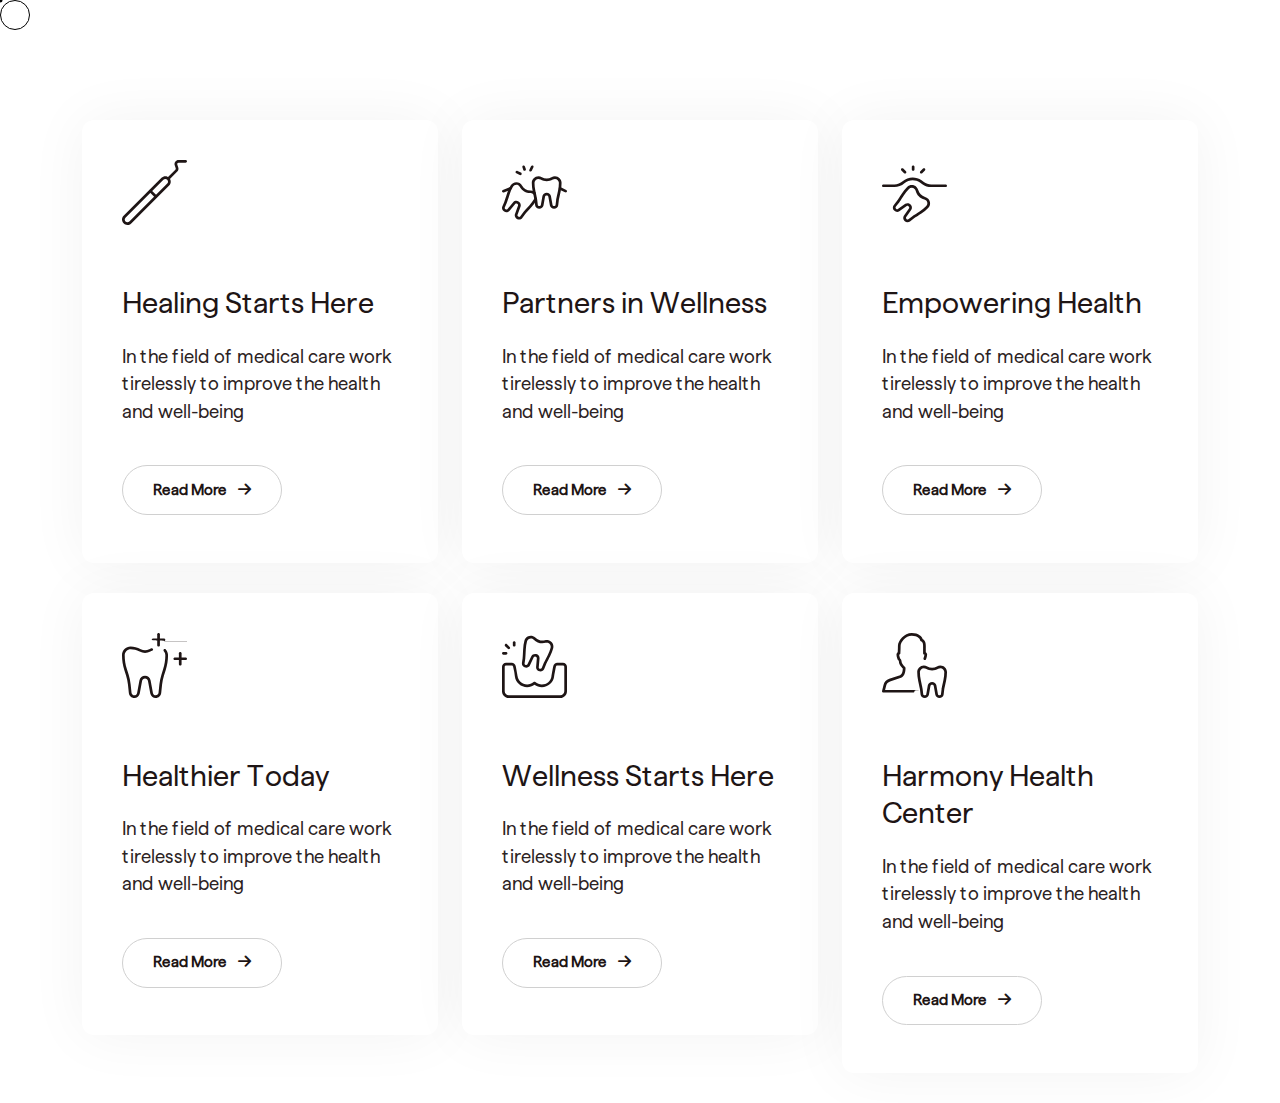
<file: service.html>
<!DOCTYPE html>
<html class="no-js" lang="zxx">

<head>
	<meta charset="utf-8" />
	<meta htequiv="x-ua-compatible" content="ie=edge" />
	<title>Title - Your title gores here</title>
	<meta name="description" content="" />
	<meta name="viewport" content="width=device-width, initial-scale=1" />

	<!-- Place favicon.ico in the root directory -->
	<link rel="shortcut icon" type="image/x-icon" href="assets/img/favicon.png" />

	<!-- CSS here -->
	<link rel="stylesheet" href="assets/css/bootstrap.min.css" />
	<link rel="stylesheet" href="assets/css/animate.css" />
	<link rel="stylesheet" href="assets/css/swiper-bundle.css" />
	<link rel="stylesheet" href="assets/css/backtotop.css" />
	<link rel="stylesheet" href="assets/css/nice-select.css" />
	<link rel="stylesheet" href="assets/scss/main.css" />
	<link rel="stylesheet" href="assets/css/all.min.css" />
	<link rel="stylesheet" href="assets/css/common.css" />
</head>

<body>
	<!--[if lte IE 9]>
      <p class="browserupgrade">
        You are using an <strong>outdated</strong> browser. Please
        <a href="https://browsehappy.com/">upgrade your browser</a> to improve
        your experience and security.
      </p>
    <![endif]-->

	<!-- back to top start -->
	<div class="progress-wrap">
		<svg class="progress-circle svg-content" width="100%" height="100%" viewBox="-1 -1 102 102">
			<path d="M50,1 a49,49 0 0,1 0,98 a49,49 0 0,1 0,-98" />
		</svg>
	</div>
	<!-- back to top end -->

	<!-- header area start -->
	<header></header>
	<!-- header area end -->

	<section class="services-post pt-120">
		<div class="container">
			<div class="blog-post-service">
				<div class="row">
					<div class="col-xl-4 col-lg-4 col-md-6 col-12">
						<div class="single-service-blog">
							<div class="single-service-img">
								<svg width="65" height="65" viewBox="0 0 65 65" fill="none"
									xmlns="http://www.w3.org/2000/svg">
									<g clip-path="url(#clip0_8790_564)">
										<path
											d="M5.41667 65C2.42937 65 0 62.5706 0 59.5833C0 58.1371 0.563333 56.7775 1.58708 55.7537L39.5037 17.8371C40.5275 16.8133 41.8871 16.25 43.3333 16.25C46.3206 16.25 48.75 18.6794 48.75 21.6667C48.75 23.1129 48.1867 24.4725 47.1629 25.4962L9.24625 63.4129C8.2225 64.4367 6.86292 65 5.41667 65ZM43.3333 18.9583C42.6102 18.9583 41.9304 19.24 41.4185 19.7519L3.50187 57.6685C2.99 58.1804 2.70833 58.8602 2.70833 59.5833C2.70833 61.0756 3.92437 62.2917 5.41667 62.2917C6.13979 62.2917 6.81958 62.01 7.33146 61.4981L45.2481 23.5815C45.76 23.0696 46.0417 22.3898 46.0417 21.6667C46.0417 20.1744 44.8256 18.9583 43.3333 18.9583Z"
											fill="#1E1515" />
										<path
											d="M46.7181 19.6354C46.3715 19.6354 46.0248 19.5027 45.7594 19.24C45.2313 18.7119 45.2313 17.8533 45.7594 17.3252L53.3779 9.70667C53.7435 9.34104 53.8681 8.81021 53.7056 8.32L52.7171 5.34896C52.2973 4.095 52.5004 2.75979 53.275 1.68729C54.0496 0.614792 55.2467 0 56.5683 0H63.6452C64.3927 0 64.9994 0.606667 64.9994 1.35417C64.9994 2.10167 64.3927 2.70833 63.6452 2.70833H56.5683C56.1269 2.70833 55.726 2.91417 55.4715 3.27167C55.2142 3.62917 55.1465 4.07333 55.2846 4.49312L56.2758 7.46417C56.766 8.93479 56.3896 10.5273 55.2954 11.6215L47.6769 19.24C47.4115 19.5027 47.0648 19.6354 46.7181 19.6354Z"
											fill="#1E1515" />
										<path
											d="M33.8535 37.9167C33.5069 37.9167 33.1602 37.784 32.8948 37.5213L27.4781 32.1046C26.95 31.5765 26.95 30.7179 27.4781 30.1898C28.0063 29.6617 28.8648 29.6617 29.3929 30.1898L34.8096 35.6065C35.3377 36.1346 35.3377 36.9931 34.8096 37.5213C34.5469 37.784 34.2002 37.9167 33.8535 37.9167Z"
											fill="#1E1515" />
									</g>
									<defs>
										<clipPath id="clip0_8790_564">
											<rect width="65" height="65" fill="white" />
										</clipPath>
									</defs>
								</svg>
							</div>
							<h4>Healing Starts Here</h4>
							<p>
								In the field of medical care work tirelessly to improve the
								health and well-being
							</p>
							<div class="Read-More-Button">
								<a href="#" class="white-btn">Read More <i class="fa-solid fa-arrow-right"></i></a>
							</div>
						</div>
					</div>
					<div class="col-xl-4 col-lg-4 col-md-6 col-12">
						<div class="single-service-blog">
							<div class="single-service-img">
								<svg width="65" height="65" viewBox="0 0 65 65" fill="none"
									xmlns="http://www.w3.org/2000/svg">
									<g clip-path="url(#clip0_8790_555)">
										<path
											d="M17.1444 59.5834C16.3482 59.5834 15.5682 59.3641 14.8911 58.9497C13.1821 57.9801 12.329 55.957 12.9005 54.1614L16.034 45.5516C16.0611 45.4487 16.0882 45.3105 16.0882 45.2022C16.0882 44.6687 15.7361 44.1189 15.189 43.7993C14.5146 43.4174 13.6588 43.4878 13.2146 43.9753L7.40255 50.9168C6.09984 52.3684 3.81401 52.6149 2.16193 51.6074C0.328384 50.5539 -0.489533 48.3439 0.295884 46.4859L2.35693 41.6841C2.5438 41.248 3.85193 37.2668 5.10047 33.3316C5.96172 30.6097 7.14255 27.9555 8.60776 25.4476C9.79672 23.373 11.9471 22.1272 14.3548 22.1272C15.4626 22.1272 16.6244 22.4414 17.6238 23.0101C18.7423 23.6709 19.6198 24.5755 20.1832 25.6372C21.819 28.5568 24.9255 30.3876 28.2757 30.3876H28.6278C29.7571 30.3876 30.9055 30.7018 31.9509 31.2949C32.563 31.6334 33.1155 32.0803 33.5786 32.6139C34.0688 33.1799 34.0065 34.0357 33.4432 34.5259C32.8798 35.0162 32.024 34.9539 31.5311 34.3905C31.2819 34.1007 30.9678 33.8489 30.6265 33.6593C29.9738 33.2882 29.2859 33.0959 28.6278 33.0959H28.2757C23.9451 33.0959 19.934 30.7343 17.8053 26.9318C17.4559 26.2764 16.9413 25.7537 16.2642 25.3501C14.4144 24.2993 11.9796 25.0143 10.9532 26.8072C9.58276 29.1526 8.48318 31.6226 7.68151 34.1549C7.05318 36.1374 5.18172 41.9739 4.84588 42.7566L2.78755 47.553C2.54109 48.1353 2.87422 48.8991 3.54588 49.2837C4.51276 49.8741 5.01922 49.5247 5.35776 49.1455L11.1753 42.1959C12.5078 40.7362 14.7476 40.4409 16.5351 41.4539C17.9353 42.2691 18.7938 43.7018 18.7938 45.2049C18.7938 45.5814 18.7315 45.9714 18.6015 46.4047L15.4653 55.0362C15.3001 55.5562 15.6386 56.2603 16.2696 56.6178C16.6244 56.8345 16.9359 56.8751 17.1444 56.8751C17.5561 56.8751 17.9298 56.7045 18.1465 56.4147L21.2584 52.2439C21.6213 51.7509 23.8421 49.2918 27.3007 45.4812C29.1071 43.4932 30.7078 41.3103 32.0619 38.992C32.1621 38.8105 32.2596 38.5966 32.3409 38.3637C32.5088 37.803 33.0261 37.3887 33.6382 37.3887C34.3857 37.3887 34.9923 37.9818 34.9923 38.7293V38.7564C34.9923 38.9026 34.968 39.0462 34.9219 39.1843C34.7892 39.5878 34.6213 39.9562 34.4209 40.3245C32.953 42.8378 31.2386 45.1751 29.3048 47.3012C27.6582 49.1157 23.8015 53.3597 23.4332 53.858L20.3132 58.037C19.5873 59.0066 18.4038 59.5834 17.1444 59.5834Z"
											fill="#1E1515" />
										<path
											d="M52.0346 48.75C50.0141 48.75 48.27 47.4094 47.8854 45.5623L46.2929 36.5544C46.1683 35.9585 45.475 35.4792 44.6868 35.4792C43.8987 35.4792 43.2054 35.9585 43.0727 36.595L41.4937 45.5217C41.101 47.4094 39.3568 48.75 37.3391 48.75C35.1806 48.75 33.3768 47.2442 33.1385 45.2454L32.521 40.0617C32.4804 39.7231 31.9848 37.2802 30.7146 31.441C30.0998 28.6271 29.791 25.7454 29.791 22.8746C29.791 19.221 32.7621 16.25 36.4156 16.25C37.6425 16.25 38.845 16.5831 39.8985 17.2142C42.8533 18.9854 46.5204 18.9854 49.4752 17.2142C50.5287 16.5831 51.7339 16.25 52.9581 16.25C56.6116 16.25 59.5827 19.221 59.5827 22.8746C59.5827 25.7481 59.2739 28.6298 58.6618 31.4437C57.0585 38.8077 56.8716 39.9019 56.8554 40.0617L56.2379 45.2481C55.9996 47.2442 54.1931 48.75 52.0346 48.75ZM44.6868 32.7708C46.7641 32.7708 48.5571 34.1467 48.9525 36.0452L50.545 45.0504C50.6587 45.5975 51.3033 46.0417 52.0346 46.0417C52.8091 46.0417 53.4727 45.5515 53.5458 44.9258L54.166 39.7421C54.1904 39.5417 54.2635 38.9323 56.0158 30.8696C56.5846 28.2452 56.8743 25.5558 56.8743 22.8746C56.8743 20.716 55.1194 18.9583 52.9581 18.9583C52.2241 18.9583 51.501 19.1588 50.87 19.5379C47.0566 21.8265 42.3198 21.8265 38.5064 19.5379C37.8727 19.1588 37.1496 18.9583 36.4156 18.9583C34.2543 18.9583 32.4993 20.7133 32.4993 22.8746C32.4993 25.5531 32.7891 28.2425 33.3579 30.8669C34.5198 36.2023 35.14 39.1869 35.2077 39.7394L35.8252 44.9258C35.901 45.5515 36.5646 46.0417 37.3391 46.0417C38.0704 46.0417 38.715 45.5975 38.8368 45.0098L40.4158 36.0858C40.8166 34.1467 42.6096 32.7708 44.6868 32.7708Z"
											fill="#1E1515" />
										<path
											d="M1.35442 32.4999C0.818165 32.4999 0.308998 32.1776 0.0977485 31.6495C-0.18121 30.9562 0.157332 30.168 0.853373 29.8891L7.62421 27.1808C8.31212 26.9018 9.10567 27.2403 9.38462 27.9364C9.66358 28.6297 9.32504 29.4178 8.629 29.6968L1.85817 32.4051C1.69296 32.4701 1.52233 32.4999 1.35442 32.4999Z"
											fill="#1E1515" />
										<path
											d="M63.6467 32.5001C63.4436 32.5001 63.2377 32.4541 63.0427 32.3566L57.6261 29.6482C56.9571 29.3124 56.6863 28.4999 57.0194 27.8309C57.3552 27.162 58.165 26.8939 58.8367 27.2243L64.2534 29.9326C64.9223 30.2684 65.1932 31.0809 64.86 31.7499C64.619 32.2266 64.1423 32.5001 63.6467 32.5001Z"
											fill="#1E1515" />
										<path
											d="M18.3435 15.1504C18.1458 15.1504 17.9481 15.107 17.7585 15.0176L14.3081 13.3547C13.6337 13.0297 13.352 12.2199 13.6743 11.5483C14.002 10.8739 14.8118 10.5895 15.4835 10.9145L18.9339 12.5774C19.6083 12.9024 19.8927 13.7122 19.5677 14.3839C19.332 14.8687 18.8472 15.1504 18.3435 15.1504Z"
											fill="#1E1515" />
										<path
											d="M28.57 11.5753C28.3723 11.5753 28.1746 11.532 27.985 11.4426C27.3107 11.1176 27.0263 10.3078 27.3513 9.63618L29.0142 6.18576C29.3419 5.51139 30.1517 5.22972 30.8207 5.55201C31.495 5.87701 31.7794 6.68681 31.4544 7.35847L29.7915 10.8089C29.5586 11.2937 29.0738 11.5753 28.57 11.5753Z"
											fill="#1E1515" />
										<path
											d="M22.5666 10.8062C22.006 10.8062 21.4833 10.4568 21.2883 9.89887L20.3945 7.3422C20.1481 6.63803 20.5191 5.86616 21.226 5.61699C21.9383 5.37595 22.7047 5.74429 22.9512 6.44845L23.845 9.00512C24.0914 9.71199 23.7204 10.4839 23.0135 10.7303C22.8645 10.7818 22.7156 10.8062 22.5666 10.8062Z"
											fill="#1E1515" />
									</g>
									<defs>
										<clipPath id="clip0_8790_555">
											<rect width="65" height="65" fill="white" />
										</clipPath>
									</defs>
								</svg>
							</div>
							<h4>Partners in Wellness</h4>
							<p>
								In the field of medical care work tirelessly to improve the
								health and well-being
							</p>
							<div class="Read-More-Button">
								<a href="#" class="white-btn">Read More <i class="fa-solid fa-arrow-right"></i></a>
							</div>
						</div>
					</div>
					<div class="col-xl-4 col-lg-4 col-md-6 col-12">
						<div class="single-service-blog">
							<div class="single-service-img">
								<svg width="65" height="65" viewBox="0 0 65 65" fill="none"
									xmlns="http://www.w3.org/2000/svg">
									<g clip-path="url(#clip0_8790_548)">
										<path
											d="M25.6025 62.2916C24.5083 62.2916 23.3898 61.8474 22.5285 60.9889C21.1012 59.5643 20.8141 57.3814 21.8487 55.8024L27.0921 48.3058C27.4252 47.7966 27.2735 46.9624 26.7156 46.4072C26.1604 45.8493 25.3262 45.6949 24.7846 46.0579L17.3583 51.2524C15.7468 52.3087 13.5639 52.0243 12.1366 50.5943C10.6118 49.0695 10.4006 46.7268 11.6464 45.1452L14.8748 41.0447C15.0048 40.8795 15.7279 39.8395 19.6929 33.6699C21.2475 31.2514 23.0675 28.9927 25.0987 26.9587C27.6825 24.3804 31.8858 24.3776 34.4641 26.9587C35.3335 27.8254 35.9483 28.9141 36.2462 30.1058C37.0831 33.4479 39.6777 36.0424 43.0171 36.8766C44.206 37.1718 45.2948 37.7893 46.1641 38.6587C48.7479 41.2424 48.7479 45.4431 46.1641 48.0241C44.1302 50.0581 41.8714 51.8781 39.4502 53.4327C33.2806 57.3977 32.2406 58.1208 32.0808 58.2481L27.9777 61.4764C27.2871 62.0262 26.4502 62.2916 25.6025 62.2916ZM25.4752 43.1654C26.61 43.1654 27.7556 43.6231 28.6304 44.4952C30.0983 45.9658 30.3935 48.2083 29.3318 49.8279L24.0885 57.3245C23.7825 57.7931 23.9233 58.5622 24.4433 59.0768C24.9877 59.6239 25.8029 59.7458 26.3012 59.3585L30.4043 56.1302C30.575 55.9947 31.0381 55.6291 37.985 51.1658C40.241 49.7168 42.3481 48.0187 44.2466 46.1229C45.7741 44.5954 45.7741 42.1118 44.2466 40.5843C43.7266 40.0643 43.0712 39.6933 42.3589 39.5145C38.0446 38.4366 34.6943 35.0864 33.6164 30.772C33.4377 30.0597 33.0666 29.407 32.5466 28.8843C31.0218 27.3568 28.5356 27.3595 27.0108 28.8843C25.115 30.7829 23.4168 32.8899 21.9679 35.146C17.5046 42.0901 17.1362 42.556 17.0008 42.7293L13.7725 46.8297C13.3825 47.3254 13.5043 48.1406 14.0514 48.6876C14.5687 49.2076 15.3379 49.3485 15.8389 49.0208L23.2652 43.8262C23.9341 43.3766 24.7033 43.1654 25.4752 43.1654Z"
											fill="#1E1515" />
										<path
											d="M63.6458 27.0833H49.1617C45.9469 27.0833 42.8729 26.0839 40.2729 24.1935L37.9519 22.5062C33.2692 19.1019 26.7394 19.4214 22.4142 23.2673C19.6435 25.7292 16.0794 27.0833 12.3717 27.0833H1.35417C0.606667 27.0833 0 26.4767 0 25.7292C0 24.9817 0.606667 24.375 1.35417 24.375H12.3717C15.4131 24.375 18.3408 23.2619 20.6131 21.2414C25.8781 16.5533 33.8433 16.166 39.5417 20.3152L41.8627 22.0025C43.9996 23.5544 46.5238 24.375 49.1617 24.375H63.6458C64.3933 24.375 65 24.9817 65 25.7292C65 26.4767 64.3933 27.0833 63.6458 27.0833Z"
											fill="#1E1515" />
										<path
											d="M31.1452 10.8334C30.3977 10.8334 29.791 10.2267 29.791 9.47925V6.77091C29.791 6.02341 30.3977 5.41675 31.1452 5.41675C31.8927 5.41675 32.4993 6.02341 32.4993 6.77091V9.47925C32.4993 10.2267 31.8927 10.8334 31.1452 10.8334Z"
											fill="#1E1515" />
										<path
											d="M39.2709 13.5416C38.9242 13.5416 38.5775 13.4089 38.3121 13.1462C37.784 12.618 37.784 11.7595 38.3121 11.2314L41.0204 8.52305C41.5486 7.99492 42.4071 7.99492 42.9352 8.52305C43.4634 9.05117 43.4634 9.90971 42.9352 10.4378L40.2269 13.1462C39.9642 13.4089 39.6175 13.5416 39.2709 13.5416Z"
											fill="#1E1515" />
										<path
											d="M23.0202 13.5416C22.6735 13.5416 22.3269 13.4089 22.0615 13.1462L19.3531 10.4378C18.825 9.90971 18.825 9.05117 19.3531 8.52305C19.8813 7.99492 20.7398 7.99492 21.2679 8.52305L23.9762 11.2314C24.5044 11.7595 24.5044 12.618 23.9762 13.1462C23.7135 13.4089 23.3669 13.5416 23.0202 13.5416Z"
											fill="#1E1515" />
									</g>
									<defs>
										<clipPath id="clip0_8790_548">
											<rect width="65" height="65" fill="white" />
										</clipPath>
									</defs>
								</svg>
							</div>
							<h4>Empowering Health</h4>
							<p>
								In the field of medical care work tirelessly to improve the
								health and well-being
							</p>
							<div class="Read-More-Button">
								<a href="#" class="white-btn">Read More <i class="fa-solid fa-arrow-right"></i></a>
							</div>
						</div>
					</div>
					<div class="col-xl-4 col-lg-4 col-md-6 col-12">
						<div class="single-service-blog">
							<div class="single-service-img">
								<svg width="65" height="65" viewBox="0 0 65 65" fill="none"
									xmlns="http://www.w3.org/2000/svg">
									<g clip-path="url(#clip0_8790_596)">
										<path
											d="M33.7188 65.0001C31.0673 65.0001 28.7788 63.0907 28.2696 60.4636L25.9675 47.9945C25.7048 46.5482 24.4671 45.5001 23.0208 45.5001C21.5746 45.5001 20.3369 46.5482 20.0742 47.989L17.7694 60.4528C17.2629 63.0907 14.9717 65.0001 12.3229 65.0001C9.47646 65.0001 7.1175 62.847 6.83313 59.9897L5.94208 51.4909C5.59542 48.4061 4.95896 45.3565 4.04354 42.437L2.28854 36.8903C0.769167 32.1182 0 27.1782 0 22.2084C0 17.4309 3.85125 13.5417 8.58542 13.5417C11.9275 13.5417 15.3102 14.4192 18.7985 16.1472C21.6396 17.5555 24.3994 17.5555 27.2404 16.1472C27.9121 15.8249 28.5729 15.5107 29.2635 15.2534C29.9623 14.9907 30.7423 15.3455 31.0077 16.047C31.2704 16.7484 30.9129 17.5284 30.2115 17.7911C29.5994 18.0186 29.0144 18.3003 28.4294 18.582C24.8463 20.3586 21.1981 20.3586 17.5988 18.5765C14.4869 17.0328 11.5077 16.2501 8.74792 16.2501C5.34625 16.2501 2.70833 18.9232 2.70833 22.2084C2.70833 26.8992 3.43688 31.563 4.86688 36.0724L6.62458 41.6245C7.59146 44.712 8.26583 47.9322 8.63146 51.1984L9.5225 59.7134C9.67146 61.1867 10.8767 62.2917 12.3229 62.2917C13.6771 62.2917 14.8498 61.3059 15.1098 59.949L17.4119 47.5015C17.9048 44.7742 20.2638 42.7917 23.0208 42.7917C25.7779 42.7917 28.1369 44.7742 28.6325 47.507L30.9319 59.9626C31.1946 61.3059 32.3646 62.2917 33.7188 62.2917C35.165 62.2917 36.3702 61.1867 36.5165 59.7188L37.4075 51.2065C37.7731 47.9322 38.4475 44.712 39.4117 41.6272L41.1721 36.0724C42.6048 31.563 43.3333 26.8992 43.3333 22.2084C43.3333 20.727 42.7917 19.3051 41.8085 18.2109C41.3075 17.653 41.3563 16.7999 41.9115 16.2988C42.4667 15.7978 43.3225 15.8438 43.8235 16.4017C45.2535 17.997 46.0417 20.058 46.0417 22.2084C46.0417 27.1755 45.2725 32.1182 43.7558 36.8903L41.9981 42.4397C41.0854 45.3538 40.449 48.4034 40.1023 51.499L39.2113 59.9951C38.9242 62.847 36.5652 65.0001 33.7188 65.0001Z"
											fill="#1E1515" />
										<path
											d="M36.5632 13.5417C35.8157 13.5417 35.209 12.935 35.209 12.1875V1.35417C35.209 0.606667 35.8157 0 36.5632 0C37.3107 0 37.9173 0.606667 37.9173 1.35417V12.1875C37.9173 12.935 37.3107 13.5417 36.5632 13.5417Z"
											fill="#1E1515" />
										<path
											d="M41.9785 8.12508h41.1452C30.3977 8.12508 29.791 7.51841 29.791 6.77091C29.791 6.02341 30.3977 5.41675 31.1452 5.41675H41.9785C42.726 5.41675 43.3327 6.02341 43.3327 6.77091C43.3327 7.51841 42.726 8.12508 41.9785 8.12508Z"
											fill="#1E1515" />
										<path
											d="M58.2292 32.4999C57.4817 32.4999 56.875 31.8933 56.875 31.1458V20.3124C56.875 19.5649 57.4817 18.9583 58.2292 18.9583C58.9767 18.9583 59.5833 19.5649 59.5833 20.3124V31.1458C59.5833 31.8933 58.9767 32.4999 58.2292 32.4999Z"
											fill="#1E1515" />
										<path
											d="M63.6465 27.0833H52.8132C52.0657 27.0833 51.459 26.4767 51.459 25.7292C51.459 24.9817 52.0657 24.375 52.8132 24.375H63.6465C64.394 24.375 65.0007 24.9817 65.0007 25.7292C65.0007 26.4767 64.394 27.0833 63.6465 27.0833Z"
											fill="#1E1515" />
									</g>
									<defs>
										<clipPath id="clip0_8790_596">
											<rect width="65" height="65" fill="white" />
										</clipPath>
									</defs>
								</svg>
							</div>
							<h4>Healthier Today</h4>
							<p>
								In the field of medical care work tirelessly to improve the
								health and well-being
							</p>
							<div class="Read-More-Button">
								<a href="#" class="white-btn">Read More <i class="fa-solid fa-arrow-right"></i></a>
							</div>
						</div>
					</div>
					<div class="col-xl-4 col-lg-4 col-md-6 col-12">
						<div class="single-service-blog">
							<div class="single-service-img">
								<svg width="65" height="65" viewBox="0 0 65 65" fill="none"
									xmlns="http://www.w3.org/2000/svg">
									<g clip-path="url(#clip0_8790_589)">
										<path
											d="M38.4168 38.526C38.0295 38.526 37.6368 38.4746 37.2414 38.3689C35.2914 37.8462 33.9535 36.1021 34.0618 34.2171L34.8526 25.1062C34.8879 24.4968 34.3408 23.855 33.577 23.6491C32.816 23.4406 32.0224 23.7304 31.7272 24.3127L27.8949 32.5243C27.0283 34.2441 24.9862 35.0837 23.0443 34.5664C20.9589 34.0058 19.6047 32.0856 19.8918 30.0977L20.6366 24.9275C20.6908 24.5916 20.8424 22.0864 21.1268 16.1335C21.2649 13.2518 21.7145 10.3864 22.4539 7.61851C22.9116 5.90956 24.0058 4.48226 25.5414 3.59664C27.0716 2.71372 28.8645 2.47539 30.5681 2.93581C31.7543 3.25268 32.8295 3.88914 33.6799 4.76935C36.0768 7.24747 39.622 8.20351 42.9316 7.24747C44.107 6.91435 45.361 6.90081 46.5445 7.21768C50.0735 8.16018 52.1724 11.8002 51.2299 15.3291C50.4851 18.1025 49.4397 20.8054 48.1208 23.3702C45.3826 28.6785 44.2695 30.9102 44.1422 31.2298L42.2058 36.075C41.6018 37.5889 40.0824 38.526 38.4168 38.526ZM33.0868 20.8758C33.4822 20.8758 33.8831 20.9273 34.2812 21.0356C36.2854 21.5746 37.6639 23.3675 37.5529 25.3012L36.762 34.4148C36.7295 34.9727 37.2387 35.5658 37.9429 35.7554C38.7012 35.9585 39.4622 35.6552 39.6951 35.0675L41.6316 30.2223C41.8374 29.705 43.2133 26.9831 45.7158 22.1298C46.9481 19.7356 47.9204 17.2141 48.611 14.6331C48.8845 13.6202 48.7464 12.5639 48.221 11.6593C47.701 10.7548 46.8533 10.1075 45.8458 9.83664C45.1308 9.64706 44.3806 9.65518 43.6764 9.85289C39.4026 11.0771 34.8256 9.85018 31.7326 6.65435C31.2235 6.12622 30.5735 5.74435 29.8639 5.55476C28.8564 5.28393 27.7974 5.42476 26.8929 5.94747C25.9883 6.46476 25.341 7.30976 25.0729 8.31726C24.3795 10.901 23.9624 13.5741 23.8297 16.2635C23.6862 19.3212 23.4262 24.5673 23.3206 25.3148L22.5758 30.4823C22.4864 31.1052 23.001 31.7498 23.7485 31.9502C24.4391 32.1316 25.1893 31.8771 25.4629 31.3408L29.2951 23.1291C30.0101 21.7127 31.4943 20.8758 33.0868 20.8758Z"
											fill="#1E1515" />
										<path
											d="M58.2292 65.0001H6.77083C3.03604 65.0001 0 61.9613 0 58.2292V33.8542C0 31.6145 1.82271 29.7917 4.0625 29.7917H9.71479C11.6296 29.7917 13.3033 31.1595 13.696 33.0445C14.8687 38.7103 15.5594 43.0761 15.5648 43.1195C16.1254 47.897 20.2448 51.4584 25.1496 51.4584C27.5248 51.4584 29.8079 50.5945 31.5819 49.0236C32.091 48.5713 32.8656 48.5713 33.3721 49.0209C35.1596 50.5945 37.459 51.4584 39.8504 51.4584C44.7579 51.4584 48.8746 47.8997 49.4298 43.1763C49.4406 43.087 50.0987 38.8213 51.3012 33.0417C51.6885 31.1595 53.3623 29.7917 55.2798 29.7917H60.9375C63.1773 29.7917 65 31.6145 65 33.8542V58.2292C65 61.9613 61.964 65.0001 58.2292 65.0001ZM4.0625 32.5001C3.31771 32.5001 2.70833 33.1067 2.70833 33.8542V58.2292C2.70833 60.469 4.53104 62.2917 6.77083 62.2917H58.2292C60.469 62.2917 62.2917 60.469 62.2917 58.2292V33.8542C62.2917 33.1067 61.6823 32.5001 60.9375 32.5001H55.2798C54.6433 32.5001 54.0854 32.9578 53.9554 33.5888C52.7692 39.298 52.1165 43.4986 52.111 43.5392C51.4015 49.5788 46.1283 54.1667 39.8504 54.1667C37.1881 54.1667 34.6098 53.3245 32.481 51.7726C30.3631 53.3245 27.801 54.1667 25.1496 54.1667C18.8717 54.1667 13.5958 49.5761 12.8808 43.4878C12.1658 37.3995 12.1983 39.1842 11.0446 33.5942C10.9119 32.9605 10.3512 32.5001 9.71479 32.5001H4.0625Z"
											fill="#1E1515" />
										<path
											d="M6.77021 16.2501C6.42354 16.2501 6.07687 16.1174 5.81146 15.8547L3.10312 13.1463C2.575 12.6182 2.575 11.7597 3.10312 11.2315C3.63125 10.7034 4.48979 10.7034 5.01792 11.2315L7.72625 13.9399C8.25437 14.468 8.25437 15.3265 7.72625 15.8547C7.46354 16.1174 7.11687 16.2501 6.77021 16.2501Z"
											fill="#1E1515" />
										<path
											d="M12.1882 13.5417C11.4407 13.5417 10.834 12.935 10.834 12.1875V9.47917C10.834 8.73167 11.4407 8.125 12.1882 8.125C12.9357 8.125 13.5423 8.73167 13.5423 9.47917V12.1875C13.5423 12.935 12.9357 13.5417 12.1882 13.5417Z"
											fill="#1E1515" />
										<path
											d="M4.0625 21.6666H1.35417C0.606667 21.6666 0 21.0599 0 20.3124C0 19.5649 0.606667 18.9583 1.35417 18.9583H4.0625C4.81 18.9583 5.41667 19.5649 5.41667 20.3124C5.41667 21.0599 4.81 21.6666 4.0625 21.6666Z"
											fill="#1E1515" />
									</g>
									<defs>
										<clipPath id="clip0_8790_589">
											<rect width="65" height="65" fill="white" />
										</clipPath>
									</defs>
								</svg>
							</div>
							<h4>Wellness Starts Here</h4>
							<p>
								In the field of medical care work tirelessly to improve the
								health and well-being
							</p>
							<div class="Read-More-Button">
								<a href="#" class="white-btn">Read More <i class="fa-solid fa-arrow-right"></i></a>
							</div>
						</div>
					</div>
					<div class="col-xl-4 col-lg-4 col-md-6 col-12">
						<div class="single-service-blog">
							<div class="single-service-img">
								<svg width="65" height="65" viewBox="0 0 65 65" fill="none"
									xmlns="http://www.w3.org/2000/svg">
									<g clip-path="url(#clip0_8790_585)">
										<path
											d="M31.1456 59.5833H1.35396C0.936872 59.5833 0.544164 59.391 0.286872 59.0633C0.0295806 58.7356 -0.0625027 58.3077 0.0377056 57.9015L1.50021 52.0244C2.23687 49.1048 4.37375 46.8027 7.21208 45.8683L18.0942 42.2392C19.7083 41.5675 20.7158 39.1327 20.8187 35.5469C19.5729 34.4148 16.8998 31.6523 16.8998 28.8167C16.8998 27.8254 16.5694 27.625 16.5667 27.6223C16.1523 27.5112 15.9356 27.254 15.7758 26.8558C15.6404 26.5173 14.4623 23.4921 14.4623 21.45C14.4623 21.3417 14.4758 21.2333 14.5029 21.1277C14.6735 20.4263 15.0852 19.7194 15.7081 19.2915C15.7217 18.9692 15.7406 18.6062 15.7623 18.2081C15.83 16.8702 15.9248 15.0854 15.9248 12.8646C15.9248 7.78375 22.1377 0 29.7915 0C36.7167 0 40.0696 3.68604 40.6248 6.06937C42.3175 7.00646 43.7935 8.55292 43.7935 12.8646V19.3023C44.4652 19.7654 44.8796 20.5075 45.0529 21.0221C45.099 21.1602 45.1206 21.3037 45.1206 21.45C45.1206 22.9125 44.5302 24.849 44.04 26.2167C43.7827 26.9181 43.0054 27.2783 42.304 27.0319C41.5998 26.7746 41.2369 26 41.4887 25.2958C42.0169 23.8387 42.3419 22.5577 42.4015 21.7154C42.3554 21.6396 42.304 21.5665 42.2687 21.5421C41.5212 21.5421 41.0825 20.9815 41.0825 20.234V12.8646C41.0825 9.3275 39.9477 8.75875 39.2706 8.4175C38.8617 8.21167 37.9977 7.77833 37.9977 6.74375C37.949 5.92583 35.6685 2.70833 29.7915 2.70833C23.3456 2.70833 18.6331 9.38708 18.6331 12.8646C18.6331 15.145 18.5383 16.9758 18.4625 18.349C18.4246 19.1317 18.3894 19.7627 18.3894 20.2312C18.3894 20.9327 17.8558 21.5096 17.1733 21.5773C17.214 22.6904 17.7719 24.4319 18.1212 25.4042C18.8525 25.916 19.6081 26.9696 19.6081 28.8167C19.6081 30.3442 21.3902 32.5217 23.0477 33.8975C23.3565 34.1521 23.5352 34.5367 23.5352 34.9375C23.5352 40.0779 21.94 43.5717 19.0421 44.7742L8.06521 48.4385C6.10437 49.0831 4.63375 50.6702 4.12729 52.6825L3.08729 56.875h41.1456C31.8931 56.875 32.4998 57.4817 32.4998 58.2292C32.4998 58.9767 31.8931 59.5833 31.1456 59.5833Z"
											fill="#1E1515" />
										<path
											d="M57.4552 65C55.4375 65 53.6906 63.6621 53.3061 61.815L51.7136 52.8071C51.5863 52.2085 50.8929 51.7292 50.1048 51.7292C49.3167 51.7292 48.6234 52.2112 48.4879 52.8504L46.9117 61.7744C46.519 63.6621 44.7721 65 42.7544 65C40.5959 65 38.7894 63.4942 38.5538 61.4954L37.9363 56.3117C37.8848 55.8865 37.2782 52.9858 36.1298 47.691C35.5177 44.8798 35.209 41.9981 35.209 39.1219C35.209 35.471 38.18 32.5 41.8309 32.5C43.0577 32.5 44.2629 32.8331 45.3165 33.4642C48.2686 35.2354 51.9356 35.2354 54.8932 33.4642C55.944 32.8331 57.1519 32.5 58.3788 32.5C62.0296 32.5 65.0007 35.471 65.0007 39.1219C65.0007 42.0008 64.6919 44.8825 64.0771 47.6938C62.4765 55.0469 62.2923 56.1465 62.2707 56.3117L61.6532 61.4954C61.4202 63.4942 59.6138 65 57.4552 65ZM50.1048 49.0208C52.1794 49.0208 53.975 50.3994 54.3704 52.2952L55.9629 61.3031C56.0794 61.8475 56.724 62.2917 57.4552 62.2917C58.2271 62.2917 58.8907 61.8015 58.9692 61.1785L59.584 55.9948C59.6084 55.7917 59.6788 55.1715 61.4338 47.1196C62.0052 44.4979 62.2923 41.8085 62.2923 39.1246C62.2923 36.9633 60.5373 35.2083 58.3788 35.2083C57.6421 35.2083 56.919 35.4087 56.2907 35.7879C52.4773 38.0737 47.735 38.0737 43.9271 35.7879C43.2961 35.4087 42.5729 35.2083 41.8363 35.2083C39.6723 35.2083 37.9173 36.9633 37.9173 39.1219C37.9173 41.8031 38.2044 44.4925 38.7759 47.1142C40.0082 52.8017 40.5634 55.4531 40.6257 55.9921L41.2432 61.1758C41.319 61.8015 41.9825 62.2917 42.7544 62.2917C43.4857 62.2917 44.1302 61.8475 44.2548 61.2598L45.8311 52.3358C46.2346 50.3967 48.0302 49.0208 50.1048 49.0208Z"
											fill="#1E1515" />
									</g>
									<defs>
										<clipPath id="clip0_8790_585">
											<rect width="65" height="65" fill="white" />
										</clipPath>
									</defs>
								</svg>
							</div>
							<h4>Harmony Health Center</h4>
							<p>
								In the field of medical care work tirelessly to improve the
								health and well-being
							</p>
							<div class="Read-More-Button">
								<a href="#" class="white-btn">Read More <i class="fa-solid fa-arrow-right"></i></a>
							</div>
						</div>
					</div>
				</div>
			</div>
		</div>
	</section>

	<!-- footer area start -->
	<footer></footer>
	<!-- footer area end -->

	<!-- JS here -->
	<script src="assets/js/vendor/jquery.js"></script>
	<script src="assets/js/vendor/waypoints.js"></script>
	<script src="assets/js/bootstrap.min.js"></script>
	<script src="assets/js/swiper-bundle.js"></script>
	<script src="assets/js/backtotop.js"></script>
	<script src="assets/js/nice-select.js"></script>
	<script src="assets/js/magicmouse.js"></script>
	<script src="assets/js/wow.js"></script>
	<script src="assets/js/main.js"></script>
</body>

</html>
</file>
<file: assets/css/backtotop.css>
.progress-wrap {
    position: fixed;
    right: 50px;
    bottom: 50px;
    height: 46px;
    width: 46px;
    cursor: pointer;
    display: block;
    border-radius: 50px;
    box-shadow: inset  0 0 0 2px rgba(95, 58, 252,0.2);
    z-index: 99;
    opacity: 0;
    visibility: hidden;
    transform: translateY(15px);
    -webkit-transition: all 200ms linear;
    transition: all 200ms linear;
  }
  
  .progress-wrap.active-progress {
    opacity: 1;
    visibility: visible;
    transform: translateY(0);
  }
  
  .progress-wrap::after {
    position: absolute;
    font-family: "Font Awesome 5 Free";
    content: "\f004";
    text-align: center;
    line-height: 46px;
    font-size: 20px;
    color: #2c3941;
    left: 0;
    top: 0;
    height: 46px;
    width: 46px;
    cursor: pointer;
    display: block;
    z-index: 1;
    -webkit-transition: all 200ms linear;
    transition: all 200ms linear;
  }


  
  .progress-wrap svg path { 
    fill: none; 
  }
  
  .progress-wrap svg.progress-circle path {
    stroke: #2c3941;
    stroke-width: 4;
    box-sizing:border-box;
    -webkit-transition: all 200ms linear;
    transition: all 200ms linear;
  }
</file>
<file: assets/css/nice-select.css>
.nice-select {
	-webkit-tap-highlight-color: transparent;
	background-color: #fff;
	border-radius: 5px;
	border: solid 1px #e8e8e8;
	box-sizing: border-box;
	clear: both;
	cursor: pointer;
	display: block;
	float: left;
	font-family: inherit;
	font-size: 14px;
	font-weight: normal;
	height: 42px;
	line-height: 40px;
	outline: none;
	padding-left: 18px;
	padding-right: 30px;
	position: relative;
	text-align: left !important;
	-webkit-transition: all 0.2s ease-in-out;
	transition: all 0.2s ease-in-out;
	-webkit-user-select: none;
	-moz-user-select: none;
	-ms-user-select: none;
	user-select: none;
	white-space: nowrap;
	width: auto;
}

.nice-select:hover {
	border-color: #dbdbdb;
}

.nice-select:active,
.nice-select.open,
.nice-select:focus {
	border-color: #999;
}

.nice-select:after {
	border-bottom: 2px solid #999;
	border-right: 2px solid #999;
	content: '';
	display: block;
	height: 5px;
	margin-top: -4px;
	pointer-events: none;
	position: absolute;
	right: 12px;
	top: 50%;
	-webkit-transform-origin: 66% 66%;
	-ms-transform-origin: 66% 66%;
	transform-origin: 66% 66%;
	-webkit-transform: rotate(45deg);
	-ms-transform: rotate(45deg);
	transform: rotate(45deg);
	-webkit-transition: all 0.15s ease-in-out;
	transition: all 0.15s ease-in-out;
	width: 5px;
}

.nice-select.open:after {
	-webkit-transform: rotate(-135deg);
	-ms-transform: rotate(-135deg);
	transform: rotate(-135deg);
}

.nice-select.open .list {
	opacity: 1;
	pointer-events: auto;
	-webkit-transform: scale(1) translateY(0);
	-ms-transform: scale(1) translateY(0);
	transform: scale(1) translateY(0);
}

.nice-select.disabled {
	border-color: #ededed;
	color: #999;
	pointer-events: none;
}

.nice-select.disabled:after {
	border-color: #cccccc;
}

.nice-select.wide {
	width: 100%;
}

.nice-select.wide .list {
	left: 0 !important;
	right: 0 !important;
}

.nice-select.right {
	float: right;
}

.nice-select.right .list {
	left: auto;
	right: 0;
}

.nice-select.small {
	font-size: 12px;
	height: 36px;
	line-height: 34px;
}

.nice-select.small:after {
	height: 4px;
	width: 4px;
}

.nice-select.small .option {
	line-height: 34px;
	min-height: 34px;
}

.nice-select .list {
	background-color: #fff;
	border-radius: 5px;
	box-shadow: 0 0 0 1px rgba(68, 68, 68, 0.11);
	box-sizing: border-box;
	margin-top: 4px;
	opacity: 0;
	overflow: hidden;
	padding: 0;
	pointer-events: none;
	position: absolute;
	top: 100%;
	left: 0;
	-webkit-transform-origin: 50% 0;
	-ms-transform-origin: 50% 0;
	transform-origin: 50% 0;
	-webkit-transform: scale(0.75) translateY(-21px);
	-ms-transform: scale(0.75) translateY(-21px);
	transform: scale(0.75) translateY(-21px);
	-webkit-transition: all 0.2s cubic-bezier(0.5, 0, 0, 1.25), opacity 0.15s ease-out;
	transition: all 0.2s cubic-bezier(0.5, 0, 0, 1.25), opacity 0.15s ease-out;
	z-index: 9;
}


.nice-select .option {
	cursor: pointer;
	font-weight: 400;
	line-height: 40px;
	list-style: none;
	min-height: 40px;
	outline: none;
	padding-left: 18px;
	padding-right: 29px;
	text-align: left;
	-webkit-transition: all 0.2s;
	transition: all 0.2s;
}



.nice-select .option.selected {
	font-weight: bold;
}

.nice-select .option.disabled {
	background-color: transparent;
	color: #999;
	cursor: default;
}

.no-csspointerevents .nice-select .list {
	display: none;
}

.no-csspointerevents .nice-select.open .list {
	display: block;
}
</file>
<file: assets/scss/main.css>
@charset "UTF-8";
:root {
  /**
  @font family declaration
  */
  --st-ff-body: 'HafferXH', sans-serif;
  --st-ff-heading: 'HafferXH', sans-serif;
  --st-ff-p: 'HafferXH', sans-serif;
  --st-ff-fontawesome: "Font Awesome 6 Free";
  /**
  @color declaration
  */
  --st-theme-primary: #DFEFD7;
  --st-theme-secondary: #FAE5D1;
  --st-heading-primary: #1E1515;
  --st-common-white: #ffffff;
  --st-common-black: #1E1515;
  --st-grey-1: #F9F8F5;
  --st-grey-2: #D0D0D0;
  --st-text-body: #2C2323;
  --st-border-1: #D0D0D0;
  /**
  @font weight declaration
  */
  --st-fw-normal: normal;
  --st-fw-elight: 200;
  --st-fw-light: 300;
  --st-fw-regular: 400;
  --st-fw-medium: 500;
  --st-fw-sbold: 600;
  --st-fw-bold: 700;
  --st-fw-ebold: 800;
  --st-fw-black: 900;
  /**
  @font size declaration
  */
  --st-fz-body: 18.4px;
  --st-fz-p: 18.4px;
  --st-fz-h1: 70px;
  --st-fz-h2: 53.5px;
  --st-fz-h3: 43.087px;
  --st-fz-h4: 29.1px;
  --st-fz-h5: 28px;
  --st-fz-h6: 20.9px;
}

/*-----------------------------------------------------------------------------------

    Theme Name: Template Name – HTML5 Template
    Author: SOFTZINO
    Support: info@softzino.com
    Description: Template Name  – HTML5 Template
    Version: 1.0

-----------------------------------------------------------------------------------

/************ TABLE OF CONTENTS ***************

    01. THEME DEFAULT CSS
    02. HEADER CSS



**********************************************/
/*----------------------------------------*/
/*  01. THEME DEFAULT CSS START
/*----------------------------------------*/
* {
  margin: 0;
  padding: 0;
  box-sizing: border-box;
}

@font-face {
  font-family: "HafferXH";
  src: url(/assets/fonts/Haffer-normal-400-100.ttf) format("truetype"), url(/assets/fonts/Haffer\ Medium-normal-500-100.ttf) format("truetype"), url(/assets/fonts/Haffer\ SemiBold-normal-600-100.ttf) format("truetype"), url(/assets/fonts/Haffer\ XH\ Medium-normal-500-100.ttf) format("truetype");
  font-weight: normal;
  font-style: normal;
}
/*---------------------------------
    typography css start 
---------------------------------*/
body {
  font-family: var(--st-ff-body);
  font-size: var(--st-fz-body);
  font-weight: normal;
  color: var(--st-text-body);
  line-height: 27.56px;
}

a {
  text-decoration: none;
}

h1,
h2 {
  font-family: var(--st-ff-heading);
  color: var(--st-heading-primary);
  margin-top: 0px;
  font-weight: var(--st-fw-medium);
  transition: all 0.3s ease-out 0s;
}

h3,
h4,
h5,
h6 {
  font-family: var(--st-ff-heading);
  color: var(--st-heading-primary);
  margin-top: 0px;
  font-weight: var(--st-fw-regular);
  transition: all 0.3s ease-out 0s;
}

h1 {
  font-size: var(--st-fz-h1);
  line-height: 75.1px;
  letter-spacing: -2.088px;
}
@media only screen and (min-width: 1200px) and (max-width: 1399px) {
  h1 {
    font-size: 65px;
  }
}
@media only screen and (min-width: 992px) and (max-width: 1199px), only screen and (min-width: 768px) and (max-width: 991px) {
  h1 {
    font-size: 50px;
    line-height: 60px;
  }
}
@media only screen and (min-width: 576px) and (max-width: 767px), (max-width: 575px) {
  h1 {
    font-size: 38px;
    line-height: 45px;
  }
}

h2 {
  font-size: var(--st-fz-h2);
  line-height: 50.8px;
}
@media only screen and (min-width: 992px) and (max-width: 1199px), only screen and (min-width: 768px) and (max-width: 991px) {
  h2 {
    font-size: 48px;
    line-height: 55px;
  }
}
@media only screen and (min-width: 576px) and (max-width: 767px), (max-width: 575px) {
  h2 {
    font-size: 37px;
    line-height: 45px;
  }
}

h3 {
  font-size: var(--st-fz-h3);
  line-height: 38.791px;
}
@media only screen and (min-width: 992px) and (max-width: 1199px), only screen and (min-width: 768px) and (max-width: 991px) {
  h3 {
    font-size: 40px;
    line-height: 40px;
  }
}
@media only screen and (min-width: 576px) and (max-width: 767px), (max-width: 575px) {
  h3 {
    font-size: 30px;
    line-height: 30px;
  }
}

h4 {
  font-size: var(--st-fz-h4);
  line-height: 37.59px;
}
@media only screen and (min-width: 992px) and (max-width: 1199px), only screen and (min-width: 768px) and (max-width: 991px) {
  h4 {
    font-size: 28px;
    line-height: 38px;
  }
}
@media only screen and (min-width: 576px) and (max-width: 767px), (max-width: 575px) {
  h4 {
    font-size: 24px;
    line-height: 34px;
  }
}

h5 {
  font-size: var(--st-fz-h5);
  line-height: 38px;
}
@media only screen and (min-width: 992px) and (max-width: 1199px), only screen and (min-width: 768px) and (max-width: 991px) {
  h5 {
    font-size: 24px;
    line-height: 30px;
  }
}
@media only screen and (min-width: 576px) and (max-width: 767px), (max-width: 575px) {
  h5 {
    font-size: 22px;
    line-height: 28px;
  }
}

h6 {
  font-size: var(--st-fz-h6);
  line-height: 29.24px;
}

ul {
  margin: 0px;
  padding: 0px;
}

li {
  list-style: none;
}

p {
  font-family: var(--st-ff-p);
  font-size: var(--st-fz-p);
  font-weight: var(--st-fw-normal);
  color: var(--st-text-body);
  margin-bottom: 15px;
  line-height: 26px;
}

.mb-30 {
  margin-bottom: 30px;
}

a,
.btn,
button,
span,
p,
i,
input,
select,
textarea,
li,
img,
svg path,
*::after,
*::before,
.transition-3,
h1,
h2,
h3,
h4,
h5,
h6 {
  transition: all 0.3s ease-out 0s;
}

a:focus,
.button:focus {
  text-decoration: none;
  outline: none;
}

a:focus,
a:hover {
  color: inherit;
  text-decoration: none;
}

a,
button {
  color: inherit;
  outline: none;
  border: none;
  background: transparent;
  cursor: pointer;
}

button:hover {
  cursor: pointer;
}

button:focus {
  outline: 0;
  border: 0;
}

.uppercase {
  text-transform: uppercase;
}

.capitalize {
  text-transform: capitalize;
}

input {
  outline: none;
}

input[type=color] {
  appearance: none;
  -moz-appearance: none;
  -webkit-appearance: none;
  background: none;
  border: 0;
  cursor: pointer;
  height: 100%;
  width: 100%;
  padding: 0;
  border-radius: 50%;
}

*::-moz-selection {
  background: var(--st-common-black);
  color: var(--st-common-white);
  text-shadow: none;
}

::-moz-selection {
  background: var(--st-common-black);
  color: var(--st-common-white);
  text-shadow: none;
}

::selection {
  background: var(--st-common-black);
  color: var(--st-common-white);
  text-shadow: none;
}

*::-moz-placeholder {
  color: var(--st-common-black);
  font-size: var(--st-fz-body);
  opacity: 1;
}

*::placeholder {
  color: var(--st-common-black);
  font-size: var(--st-fz-body);
  opacity: 1;
}

/*---------------------------------
    common classes css start 
---------------------------------*/
@media only screen and (min-width: 768px) and (max-width: 991px), only screen and (min-width: 576px) and (max-width: 767px), (max-width: 575px) {
  .row-reverse-md {
    flex-direction: column-reverse;
  }
}

.w-img img {
  width: 100%;
}

.m-img img {
  max-width: 100%;
}

.fix {
  overflow: hidden;
}

.clear {
  clear: both;
}

.f-left {
  float: left;
}

.f-right {
  float: right;
}

.z-index-1 {
  z-index: 1;
}

.z-index-11 {
  z-index: 11;
}

.overflow-y-visible {
  overflow-x: hidden;
  overflow-y: visible;
}

.p-relative {
  position: relative;
}

.p-absolute {
  position: absolute;
}

.include-bg {
  background-position: center;
  background-size: cover;
  background-repeat: no-repeat;
}

/*----------------------------------------
    Body Overlay 
-----------------------------------------*/
.body-overlay {
  background-color: rgba(var(--st-common-black), 0.5);
  height: 100%;
  width: 100%;
  position: fixed;
  top: 0;
  z-index: 99;
  left: 0;
  opacity: 0;
  visibility: hidden;
  transition: all 0.3s ease-out 0s;
}
.body-overlay:hover {
  cursor: pointer;
}

.body-overlay.opened {
  opacity: 1;
  visibility: visible;
}

.offcanvas__area {
  width: 300px;
  height: 100%;
  background-color: #333;
  position: fixed;
  top: 0;
  right: -300px; /* Hidden initially */
  transition: right 0.3s;
  color: white;
  padding: 20px;
}

.offcanvas__area.opened {
  right: 0; /* Slide in when opened */
}

/*----------------------------------------
    Progress Wrap
-----------------------------------------*/
@media (max-width: 575px) {
  .progress-wrap {
    right: 15px;
    bottom: 15px;
  }
}

.basic-pagination ul li {
  display: inline-block;
}
.basic-pagination ul li:not(:last-child) {
  margin-right: 10px;
}
.basic-pagination ul li a, .basic-pagination ul li span {
  display: inline-block;
  width: 50px;
  height: 50px;
  line-height: 46px;
  text-align: center;
  border-radius: 7px;
  border: 2px solid #f1f1f1;
  font-size: 18px;
  font-weight: 600;
}
.basic-pagination ul li a:hover, .basic-pagination ul li a.current, .basic-pagination ul li span:hover, .basic-pagination ul li span.current {
  background: var(--st-theme-1);
  border-color: var(--st-theme-1);
  color: var(--st-common-white);
}

.nice-select::after {
  border: none;
  background-color: transparent;
  transform: translateY(-50%);
  margin-top: 0;
  top: 21px;
  right: 0;
  content: "\f107";
  font-family: var(--st-ff-fontawesome);
  transform-origin: center;
  color: var(--st-common-black);
  font-weight: 900;
  height: auto;
  width: auto;
  font-size: 14px;
}
.nice-select.open::after {
  transform: translateY(-50%) rotate(-180deg);
}

/*--
    - Background color
-----------------------------------------*/
.grey-bg {
  background: var(--st-grey-1);
}

.grey-bg-2 {
  background: var(--st-grey-2);
}

.white-bg {
  background: var(--st-common-white);
}

.black-bg {
  background: var(--st-common-black);
}

/*--
    - Spacing
-----------------------------------------*/
.mt-20 {
  margin-top: 20px;
}

.mt-30 {
  margin-top: 30px;
}

.mt-80 {
  margin-top: 80px;
}

.pt-80 {
  padding-top: 80px;
}

.p-120 {
  padding: 120px 0;
}

.pt-120 {
  padding-top: 120px;
}

.mt-120 {
  margin-top: 120px;
}

.mb-70 {
  margin-bottom: 70px;
}

.mb-100 {
  margin-bottom: 100px;
}

.pb-120 {
  padding-bottom: 120px;
}

.swiper {
  width: 100%;
  height: 100%;
  overflow: hidden;
}

.primary-btn {
  border: none;
  cursor: pointer;
  text-align: center;
  position: relative;
  overflow: hidden;
  z-index: 1;
  transition: all 0.4s ease;
  padding: 12.5px 30px;
  background: var(--st-theme-primary);
  color: var(--st-heading-primary);
  -webkit-transition: all ease 0.4s;
  -moz-transition: all ease 0.4s;
  -ms-transition: all ease 0.4s;
  -o-transition: all ease 0.4s;
  display: inline-block;
  font-size: 15px;
  font-weight: 600;
  line-height: 22.55px;
  border-radius: 30px;
}
.primary-btn i {
  padding-left: 8px;
}
.primary-btn::before {
  content: "";
  position: absolute;
  top: 0;
  left: -100%;
  width: 100%;
  height: 100%;
  background-color: #c4deb7;
  transition: all 0.4s ease;
  z-index: -1;
}

.primary-btn:hover::before {
  left: 0;
}

.secondary-btn {
  border: none;
  cursor: pointer;
  text-align: center;
  position: relative;
  overflow: hidden;
  z-index: 1;
  transition: all 0.4s ease;
  padding: 12.5px 30px;
  background: var(--st-theme-secondary);
  color: var(--st-heading-primary);
  -webkit-transition: all ease 0.4s;
  -moz-transition: all ease 0.4s;
  -ms-transition: all ease 0.4s;
  -o-transition: all ease 0.4s;
  display: inline-block;
  font-size: 15px;
  font-weight: 600;
  line-height: 22.55px;
  border-radius: 30px;
}
.secondary-btn i {
  padding-left: 8px;
}
.secondary-btn::before {
  content: "";
  position: absolute;
  top: 0;
  left: -100%;
  width: 100%;
  height: 100%;
  background-color: #c4deb7;
  transition: all 0.4s ease;
  z-index: -1;
}

.secondary-btn:hover::before {
  left: 0;
}

.white-btn {
  border: none;
  cursor: pointer;
  text-align: center;
  position: relative;
  overflow: hidden;
  z-index: 1;
  transition: all 0.4s ease;
  padding: 12.5px 30px;
  background: var(--st-common-white);
  color: var(--st-heading-primary);
  border: 1px solid var(--st-theme-white);
  -webkit-transition: all ease-in-out 0.4s;
  -moz-transition: all ease-in-out 0.4s;
  -ms-transition: all ease-in-out 0.4s;
  -o-transition: all ease-in-out 0.4s;
  display: inline-block;
  font-size: 15px;
  font-weight: 600;
  line-height: 22.55px;
  border-radius: 30px;
}
.white-btn i {
  padding-left: 8px;
}
.white-btn::before {
  content: "";
  position: absolute;
  top: 0;
  left: -100%;
  width: 100%;
  height: 100%;
  background-color: var(--st-grey-1);
  transition: all 0.4s ease;
  z-index: -1;
}

.white-btn:hover::before {
  left: 0;
}

.black-btn {
  border: none;
  cursor: pointer;
  text-align: center;
  position: relative;
  overflow: hidden;
  z-index: 1;
  transition: all 0.4s ease;
  padding: 19px 30px;
  background: var(--st-common-black);
  color: var(--st-common-white);
  -webkit-transition: all ease-in-out 0.4s;
  -moz-transition: all ease-in-out 0.4s;
  -ms-transition: all ease-in-out 0.4s;
  -o-transition: all ease-in-out 0.4s;
  display: inline-block;
  font-size: 15px;
  font-weight: 600;
  line-height: 22.55px;
  border-radius: 30px;
}
.black-btn i {
  padding-left: 8px;
}
.black-btn::before {
  content: "";
  position: absolute;
  top: 0;
  left: -100%;
  width: 100%;
  height: 100%;
  background-color: var(--st-common-white);
  transition: all 0.4s ease;
  z-index: -1;
  border: none;
}

.black-btn:hover::before {
  left: 0;
}

.section-title {
  font-size: 53.5px;
  font-weight: 500;
  line-height: 50.8px;
  letter-spacing: -1.169px;
  text-transform: capitalize;
  text-align: center;
  padding-bottom: 60px;
}
@media only screen and (min-width: 992px) and (max-width: 1199px), only screen and (min-width: 768px) and (max-width: 991px) {
  .section-title {
    font-size: 48px;
    line-height: 55px;
  }
}
@media only screen and (min-width: 576px) and (max-width: 767px), (max-width: 575px) {
  .section-title {
    font-size: 37px;
    line-height: 45px;
  }
}
@media (max-width: 456px) {
  .section-title {
    font-size: 32px;
    line-height: 35px;
  }
}

.section-title-2 {
  font-size: 53.5px;
  font-weight: 500;
  line-height: 50.8px;
  letter-spacing: -1.169px;
  text-transform: capitalize;
  text-align: left;
}
@media only screen and (min-width: 992px) and (max-width: 1199px), only screen and (min-width: 768px) and (max-width: 991px) {
  .section-title-2 {
    font-size: 48px;
    line-height: 55px;
  }
}
@media only screen and (min-width: 576px) and (max-width: 767px), (max-width: 575px) {
  .section-title-2 {
    font-size: 37px;
    line-height: 45px;
  }
}
@media (max-width: 456px) {
  .section-title-2 {
    font-size: 32px;
    line-height: 35px;
  }
}

/*----------------------------------------*/
/*  24. BREADCRUMB CSS START
/*----------------------------------------*/
/*----------------------------------------*/
/*  03. Animations CSS START HERE
/*----------------------------------------*/
.animated-left-right {
  position: relative;
  animation: moveLeftRight 2s ease-in-out infinite;
}

@keyframes moveLeftRight {
  0% {
    transform: translateX(0);
  }
  50% {
    transform: translateX(15px);
  }
  100% {
    transform: translateX(0);
  }
}
.animated-top-bottom {
  position: relative;
  animation: moveDiagonal 2s ease-in-out infinite;
}

@keyframes moveDiagonal {
  0% {
    transform: translateY(0);
  }
  50% {
    transform: translateY(15px);
  }
  100% {
    transform: translateY(0);
  }
  /* Back to original */
}
.animated-smooth {
  position: relative;
  animation: smoothAnimation 2s ease-in-out infinite;
}

@keyframes smoothAnimation {
  0% {
    transform: translateY(0);
  }
  50% {
    transform: translateY(8px);
  }
  100% {
    transform: translateY(0);
  }
  /* Back to original */
}
@keyframes headerSlideDown {
  0% {
    margin-top: -150px;
  }
  100% {
    margin-top: 0;
  }
}
@keyframes bar_anim {
  0%, 100% {
    -webkit-clip-path: inset(-2px 0);
    clip-path: inset(-2px 0);
  }
  42% {
    -webkit-clip-path: inset(-2px 0 -2px 100%);
    clip-path: inset(-2px 0 -2px 100%);
  }
  43% {
    -webkit-clip-path: inset(-2px 100% -2px 0);
    clip-path: inset(-2px 100% -2px 0);
  }
}
@keyframes headerSlideDown {
  0% {
    margin-top: -150px;
  }
  100% {
    margin-top: 0;
  }
}
.pagination {
  text-align: center;
}
.pagination ul {
  gap: 20px;
}
.pagination li {
  width: 50px;
  height: 50px;
  list-style-type: none;
  border-radius: 999px;
  border: 1px solid #D0D0D0;
  display: flex;
  align-items: center;
  justify-content: center;
  cursor: pointer;
}
.pagination li:hover {
  border: none;
  background: var(--st-theme-primary);
}
.pagination .active {
  background: var(--st-theme-primary);
}

.doctor-social-lists {
  position: absolute;
  top: 35px;
  right: 30px;
}
.doctor-social-lists li {
  transform: translateX(45px);
  opacity: 0;
}
.doctor-social-lists li:nth-child(1) {
  transition: all 0.3s ease-in-out;
}
.doctor-social-lists li:nth-child(2) {
  transition: all 0.45s ease-in-out;
}
.doctor-social-lists li:nth-child(3) {
  transition: all 0.65s ease-in-out;
}
.doctor-social-lists li:nth-child(4) {
  transition: all 0.85s ease-in-out;
}
.doctor-social-lists li i {
  padding: 10px;
  margin-top: 15px;
  width: 37.42px;
  height: 36.83px;
  font-size: 16px;
  line-height: 16px;
  text-align: center;
  transition: all 0.3s ease-in-out;
  border-radius: 50%;
  background: var(--st-grey-1);
}
.doctor-social-lists li i:hover {
  background: var(--st-theme-primary);
}

.doctor-modal-header {
  justify-content: flex-end;
  border: none;
}
.doctor-modal-header button {
  padding: 10px 10px 0 0;
  cursor: pointer;
}

.doctor-details-modal .doctor-image {
  width: 250px;
  height: 250px;
  text-align: center;
  border-radius: unset;
  margin: 0 auto;
}
.doctor-details-modal .doctor-image img {
  border-radius: 50%;
  height: 100%;
  -o-object-fit: cover;
     object-fit: cover;
}
.doctor-details-modal .doctor-social-wrapper {
  left: 0;
}

.hover14 figure {
  position: relative;
}

.hover14 figure::before {
  position: absolute;
  top: 0;
  left: -75%;
  z-index: 2;
  display: block;
  content: "";
  width: 50%;
  height: 100%;
  background: linear-gradient(to right, rgba(255, 255, 255, 0) 0%, rgba(255, 255, 255, 0.3) 100%);
  transform: skewX(-25deg);
}

.hover14 figure:hover::before {
  animation: shine 0.75s;
}
@keyframes shine {
  100% {
    left: 125%;
  }
}
/*----------------------------------------*/
/*  03. HERO CSS START HERE
/*----------------------------------------*/
@media only screen and (min-width: 768px) and (max-width: 991px), only screen and (min-width: 576px) and (max-width: 767px), (max-width: 575px) {
  .hero-area .hero-content {
    padding-bottom: 50px;
  }
}
.hero-area .hero-content .hero-title {
  padding-bottom: 30px;
  margin: 0;
}
.hero-area .hero-content p {
  padding-bottom: 40px;
  margin: 0;
}
.hero-area .hero-content .appointment-button {
  padding-bottom: 30px;
}
.hero-area .hero-content .location-selector {
  padding: 14px 28px;
  background: var(--st-common-white);
  border-radius: 35px;
  width: 85%;
  align-items: center;
  justify-content: space-between;
}
@media only screen and (min-width: 992px) and (max-width: 1199px), (max-width: 575px) {
  .hero-area .hero-content .location-selector {
    width: 100%;
  }
}
@media (max-width: 456px) {
  .hero-area .hero-content .location-selector {
    gap: 10px;
    flex-direction: column;
    align-items: start;
    border-radius: 12px;
  }
}
@media (max-width: 456px) {
  .hero-area .hero-content .location-selector .location-options {
    border-bottom: 1px solid var(--st-border-1);
    padding-bottom: 8px;
    margin-bottom: 5px;
    width: 100%;
  }
  .hero-area .hero-content .location-selector .location-options .nice-select {
    width: 100%;
  }
}
.hero-area .hero-content .location-selector .location-icon i {
  border: 1px solid var(--st-border-1);
  width: 40px;
  height: 40px;
  display: flex;
  align-items: center;
  justify-content: center;
  border-radius: 50%;
}
.hero-area .hero-content .location-selector .search-options {
  width: 40px;
  height: 40px;
  display: flex;
  align-items: center;
  justify-content: center;
  border-radius: 50%;
  background: var(--st-theme-primary);
}
@media (max-width: 456px) {
  .hero-area .hero-content .location-selector .search-options {
    margin: 5px auto 0 auto;
  }
}
.hero-area .hero-content .location-selector .nice-select {
  background-color: transparent;
  border: none;
}
.hero-area .hero-content .location-selector .nice-select .current {
  font-size: 20.9px;
  font-weight: 500;
}
@media (max-width: 456px), (max-width: 575px), only screen and (min-width: 576px) and (max-width: 767px), only screen and (min-width: 992px) and (max-width: 1199px) {
  .hero-area .hero-content .location-selector .nice-select .current {
    font-size: 16.9px;
  }
}
.hero-area .hero-image-container {
  padding-top: 108px;
}
@media only screen and (min-width: 768px) and (max-width: 991px), only screen and (min-width: 576px) and (max-width: 767px), (max-width: 575px) {
  .hero-area .hero-image-container {
    padding: 50px 0;
  }
}
@media only screen and (min-width: 768px) and (max-width: 991px), only screen and (min-width: 576px) and (max-width: 767px), (max-width: 575px), only screen and (min-width: 992px) and (max-width: 1199px), only screen and (min-width: 1200px) and (max-width: 1399px) {
  .hero-area .hero-image-container {
    overflow: hidden;
  }
}
.hero-area .hero-image-container .star-overlay {
  right: -140px;
  top: 31%;
}
.hero-area .hero-image-container .snack-overlay {
  bottom: 60px;
  left: 35px;
}
.hero-area .hero-image-container .hero-left-img {
  justify-content: end;
}
@media only screen and (min-width: 768px) and (max-width: 991px), only screen and (min-width: 576px) and (max-width: 767px), (max-width: 575px) {
  .hero-area .hero-image-container .hero-left-img {
    justify-content: center;
  }
}
.hero-area .hero-image-container .hero-left-img img {
  width: 100%;
}
.hero-area .hero-image-container .hero-left-img .first-img {
  max-width: 330px;
  max-height: 400px;
  display: flex;
  flex-direction: column;
  align-items: end;
}
.hero-area .hero-image-container .hero-phone-number {
  margin-left: 30px;
}
@media (max-width: 456px) {
  .hero-area .hero-image-container .hero-phone-number {
    margin-left: 15px;
  }
}
.hero-area .hero-image-container .hero-card {
  max-width: 240px;
  background: var(--st-theme-primary);
  padding: 30px 15px;
  text-align: center;
  border-radius: 30px;
  width: 100%;
}
@media (max-width: 456px) {
  .hero-area .hero-image-container .hero-card {
    padding: 10px 5px;
    margin-bottom: 15px;
    border-radius: 12px;
  }
}
@media (max-width: 575px) {
  .hero-area .hero-image-container .hero-card {
    padding: 10px 5px;
    border-radius: 12px;
  }
}
.hero-area .hero-image-container .hero-card .phone-icon {
  width: 80px;
  height: 80px;
  background: #CCD9C4;
  display: flex;
  align-items: center;
  justify-content: center;
  border-radius: 50%;
  font-size: 36px;
  margin: 0 auto;
}
@media (max-width: 456px) {
  .hero-area .hero-image-container .hero-card .phone-icon {
    width: 40px;
    height: 40px;
    font-size: 18px;
  }
}
.hero-area .hero-image-container .hero-card span {
  padding-top: 20px;
  display: block;
  padding-bottom: 5px;
}
@media (max-width: 456px) {
  .hero-area .hero-image-container .hero-card span {
    padding-top: 5px;
    font-size: 14px;
    padding-bottom: 0;
  }
}
.hero-area .hero-image-container .hero-card h6 {
  font-weight: 500;
}
@media (max-width: 456px) {
  .hero-area .hero-image-container .hero-card h6 {
    font-size: 16px;
    line-height: 16px;
  }
}
.hero-area .hero-image-container .heart-spaciallist {
  margin-top: 30px;
  padding: 15px 30px;
}
@media (max-width: 456px) {
  .hero-area .hero-image-container .heart-spaciallist {
    padding: 10px 5px;
    margin-top: 15px;
  }
}
.hero-area .hero-image-container .heart-spaciallist img {
  max-width: 80px;
  max-height: 80px;
  border-radius: 50%;
}
@media (max-width: 456px) {
  .hero-area .hero-image-container .heart-spaciallist img {
    max-width: 40px;
    max-height: 40px;
  }
}
.hero-area .hero-image-container .heart-spaciallist h6 {
  padding-top: 10px;
}
@media (max-width: 456px) {
  .hero-area .hero-image-container .heart-spaciallist h6 {
    margin-bottom: 0;
  }
}
.hero-area .hero-image-container .heart-spaciallist span {
  padding: 0;
  font-size: 16px;
  line-height: 24px;
}
@media (max-width: 456px) {
  .hero-area .hero-image-container .heart-spaciallist span {
    font-size: 14px;
    line-height: 20px;
  }
}
.hero-area .hero-image-container .heart-spaciallist .card-social {
  padding-top: 12px;
}
@media (max-width: 456px) {
  .hero-area .hero-image-container .heart-spaciallist .card-social {
    padding-top: 5px;
  }
}
.hero-area .hero-image-container .heart-spaciallist .card-social ul li {
  display: inline;
  padding: 0 12px;
}
.hero-area .hero-image-container .heart-spaciallist .card-social ul li a i {
  font-size: 16px;
  line-height: normal;
}

/*----------------------------------------*/
/*  04. SERVICES CSS START HERE
/*----------------------------------------*/
.service-area {
  padding: 100px 0;
}
@media only screen and (min-width: 768px) and (max-width: 991px) {
  .service-area {
    padding: 60px 0;
    padding: 60px 0;
  }
}
@media only screen and (min-width: 576px) and (max-width: 767px), (max-width: 575px) {
  .service-area {
    padding: 30px 0;
  }
}
.service-area .service-title-wrapper {
  justify-content: space-between;
  align-items: center;
  padding-bottom: 60px;
}
@media (max-width: 575px) {
  .service-area .service-title-wrapper {
    flex-direction: column;
    gap: 18px;
  }
}
.service-area .service-title-wrapper .service-title {
  margin-bottom: 0;
}
.service-area .service-wrapper .single-service .service-overlay-icon a {
  width: 56px;
  height: 56px;
  background: var(--st-grey-1);
  border-radius: 50%;
  display: flex;
  align-items: center;
  justify-content: center;
  position: absolute;
  right: 3px;
  top: -20px;
  border: 1px solid var(--st-border-1);
  z-index: 9;
}
.service-area .service-wrapper .single-service .service-overlay-icon a:hover {
  background-color: var(--st-theme-secondary);
}
.service-area .service-wrapper .single-service .service {
  border: 1px solid var(--st-border-1);
  padding: 20px 30px;
  border-radius: 15px;
  width: 95%;
  z-index: 1;
  transition: all ease-in-out 0.4s;
}
@media only screen and (min-width: 1200px) and (max-width: 1399px) {
  .service-area .service-wrapper .single-service .service {
    padding: 20px 18px;
  }
}
@media only screen and (min-width: 768px) and (max-width: 991px), (max-width: 456px) {
  .service-area .service-wrapper .single-service .service {
    padding: 14px 15px;
  }
}
.service-area .service-wrapper .single-service .service:hover {
  box-shadow: rgba(99, 99, 99, 0.2) 0px 2px 8px 0px;
  border-color: var(--st-theme-primary);
}
.service-area .service-wrapper .single-service .service:hover > .serive-heading > .heading-icon::before {
  top: 0;
}
.service-area .service-wrapper .single-service .service .serive-heading {
  align-items: center;
  margin-bottom: 20px;
}
@media only screen and (min-width: 768px) and (max-width: 991px), (max-width: 456px) {
  .service-area .service-wrapper .single-service .service .serive-heading h4 {
    font-size: 24px;
    line-height: 30px;
  }
}
.service-area .service-wrapper .single-service .service .serive-heading .heading-icon {
  width: 70px;
  height: 70px;
  background: #F9F8F5;
  display: flex;
  position: relative;
  justify-content: center;
  align-items: center;
  border-radius: 50%;
  margin-right: 15px;
  transition: all ease-in-out 0.5s;
  overflow: hidden;
  -webkit-transition: all ease 0.5s;
  -moz-transition: all ease 0.5s;
  -ms-transition: all ease 0.5s;
  -o-transition: all ease 0.5s;
  z-index: 1;
}
@media only screen and (min-width: 768px) and (max-width: 991px), (max-width: 456px) {
  .service-area .service-wrapper .single-service .service .serive-heading .heading-icon {
    width: 60px;
    height: 60px;
  }
}
.service-area .service-wrapper .single-service .service .serive-heading .heading-icon::before {
  content: "";
  position: absolute;
  top: -100%;
  left: 0;
  width: 100%;
  height: 100%;
  background-color: var(--st-theme-primary);
  transition: all 0.4s ease;
  z-index: -1;
}
.service-area .service-wrapper .single-service .service .service-content p {
  color: var(--st-common-black);
}
@media only screen and (min-width: 768px) and (max-width: 991px), (max-width: 456px) {
  .service-area .service-wrapper .single-service .service .service-content p {
    font-size: 16px;
  }
}
.service-area .service-wrapper .single-service .service .p-absolute {
  position: absolute;
  top: 30px;
  width: 80%;
  left: 30px;
}

/*----------------------------------------*/
/*  05. ABOUT US CSS START HERE
/*----------------------------------------*/
@media (max-width: 575px), only screen and (min-width: 576px) and (max-width: 767px), only screen and (min-width: 768px) and (max-width: 991px) {
  .about-us-area .about-wrapper .about-content {
    padding-top: 30px;
  }
}
.about-us-area .about-wrapper .about-content h2 {
  padding-right: 50px;
  padding-bottom: 20px;
  margin-bottom: 0;
}
.about-us-area .about-wrapper .about-content p {
  padding-right: 20px;
  padding-bottom: 30px;
  margin-bottom: 0;
}
@media (max-width: 456px) {
  .about-us-area .about-wrapper .about-content .about-list {
    flex-direction: column;
  }
}
.about-us-area .about-wrapper .about-content .about-list .first-list ul li {
  position: relative;
  padding-left: 30px;
  margin-bottom: 18px;
}
.about-us-area .about-wrapper .about-content .about-list .first-list ul li::after {
  position: absolute;
  content: "";
  width: 16px;
  height: 16px;
  border-radius: 50%;
  background: var(--st-theme-primary);
  top: 5px;
  left: 0;
}
.about-us-area .about-wrapper .about-content .about-list .second-list {
  margin-left: 20px;
}
@media (max-width: 456px) {
  .about-us-area .about-wrapper .about-content .about-list .second-list {
    margin-left: 0;
  }
}
.about-us-area .about-wrapper .about-content .about-list .second-list ul li {
  position: relative;
  padding-left: 30px;
  margin-bottom: 20px;
}
.about-us-area .about-wrapper .about-content .about-list .second-list ul li::after {
  position: absolute;
  content: "";
  width: 16px;
  height: 16px;
  border-radius: 50%;
  background: var(--st-theme-primary);
  top: 5px;
  left: 0;
}
.about-us-area .about-wrapper .about-content .about-btn-wrapper {
  padding-top: 25px;
}
@media (max-width: 456px) {
  .about-us-area .about-wrapper .about-content .about-btn-wrapper {
    flex-direction: column-reverse;
    gap: 20px;
  }
}
.about-us-area .about-wrapper .about-content .about-btn-wrapper .massage-btn {
  margin-left: 35px;
}
.about-us-area .about-wrapper .about-content .about-btn-wrapper .help-wrapper {
  margin-left: 25px;
}
.about-us-area .about-wrapper .about-content .about-btn-wrapper .help-wrapper span {
  font-size: 16px;
}
.about-us-area .about-wrapper .about-content .about-btn-wrapper .help-wrapper h6 {
  font-size: 20.9px;
  font-weight: 500;
  line-height: 29.24px;
}

/*----------------------------------------*/
/*  06. FASHION BLOG CSS START HERE
/*----------------------------------------*/
.fashion-blog-wrapper {
  margin: 120px 5%;
}
@media only screen and (min-width: 992px) and (max-width: 1199px), only screen and (min-width: 768px) and (max-width: 991px) {
  .fashion-blog-wrapper {
    margin: 80px 3%;
  }
}
@media only screen and (min-width: 576px) and (max-width: 767px), (max-width: 575px) {
  .fashion-blog-wrapper {
    margin: 50px 2%;
  }
}
.fashion-blog-wrapper .gray-fashion-blog {
  background-color: var(--st-grey-1);
  border-radius: 60px;
  padding: 120px 0 90px 0;
}
@media only screen and (min-width: 992px) and (max-width: 1199px) {
  .fashion-blog-wrapper .gray-fashion-blog {
    padding: 80px 0 50px 0;
  }
}
@media only screen and (min-width: 768px) and (max-width: 991px) {
  .fashion-blog-wrapper .gray-fashion-blog {
    padding: 48px 0 18px 0;
  }
}
@media only screen and (min-width: 576px) and (max-width: 767px), (max-width: 575px) {
  .fashion-blog-wrapper .gray-fashion-blog {
    padding: 40px 0 10px 0;
  }
}
@media only screen and (min-width: 992px) and (max-width: 1199px), only screen and (min-width: 768px) and (max-width: 991px), only screen and (min-width: 576px) and (max-width: 767px), (max-width: 575px) {
  .fashion-blog-wrapper .gray-fashion-blog {
    border-radius: 30px;
  }
}
.fashion-blog-wrapper .gray-fashion-blog .fashion-blog-title h2 {
  padding: 0 30px 60px 30px;
}
@media only screen and (min-width: 992px) and (max-width: 1199px) {
  .fashion-blog-wrapper .gray-fashion-blog .fashion-blog-title h2 {
    padding: 0 20px 40px 20px;
  }
}
@media only screen and (min-width: 768px) and (max-width: 991px) {
  .fashion-blog-wrapper .gray-fashion-blog .fashion-blog-title h2 {
    padding: 0 20px 24px 20px;
  }
}
@media only screen and (min-width: 576px) and (max-width: 767px), (max-width: 575px) {
  .fashion-blog-wrapper .gray-fashion-blog .fashion-blog-title h2 {
    padding: 0 20px 16px 20px;
  }
}
@media (max-width: 456px) {
  .fashion-blog-wrapper .gray-fashion-blog .fashion-blog-title h2 {
    padding: 0 0 16px 0;
  }
}
.fashion-blog-wrapper .gray-fashion-blog .single-fashion-blog {
  border: none;
  border-radius: 20px;
  transition: transform 0.3s ease;
}
.fashion-blog-wrapper .gray-fashion-blog .single-fashion-blog .fashion-blog-img {
  position: relative;
  border-radius: 20px;
  overflow: hidden;
}
.fashion-blog-wrapper .gray-fashion-blog .single-fashion-blog .fashion-blog-img::before {
  position: absolute;
  top: 0;
  left: -75%;
  z-index: 2;
  display: block;
  content: "";
  width: 50%;
  height: 100%;
  background: linear-gradient(to right, rgba(255, 255, 255, 0) 0%, rgba(255, 255, 255, 0.3) 100%);
  transform: skewX(-25deg);
}
.fashion-blog-wrapper .gray-fashion-blog .single-fashion-blog .fashion-blog-img:hover::before {
  animation: shine 1s;
}
.fashion-blog-wrapper .gray-fashion-blog .single-fashion-blog .fashion-blog-img img {
  width: 100%;
  border-radius: 20px;
}
.fashion-blog-wrapper .gray-fashion-blog .single-fashion-blog .fashion-blog-img .fashion-body {
  padding: 45px 30px 30px 30px;
  border-radius: 20px;
  background: linear-gradient(180deg, rgba(255, 255, 255, 0) 0.04%, rgba(255, 255, 255, 0.95) 38.07%);
  position: absolute;
  bottom: 0%;
  width: 100%;
  left: 0;
  right: 0;
}
@media only screen and (min-width: 768px) and (max-width: 991px), only screen and (min-width: 576px) and (max-width: 767px), (max-width: 575px) {
  .fashion-blog-wrapper .gray-fashion-blog .single-fashion-blog .fashion-blog-img .fashion-body {
    padding: 20px 10px;
  }
}
.fashion-blog-wrapper .gray-fashion-blog .single-fashion-blog .fashion-blog-img .fashion-body .fashion-title {
  color: var(--st-common-black);
  font-size: 29.1px;
  padding-bottom: 20px;
  margin: 0;
}
@media only screen and (min-width: 768px) and (max-width: 991px), only screen and (min-width: 576px) and (max-width: 767px), (max-width: 575px) {
  .fashion-blog-wrapper .gray-fashion-blog .single-fashion-blog .fashion-blog-img .fashion-body .fashion-title {
    font-size: 24px;
    line-height: 24px;
  }
}
.fashion-blog-wrapper .gray-fashion-blog .single-fashion-blog .fashion-blog-img .fashion-body .tags .tags-badge {
  background-color: var(--st-theme-secondary);
  color: var(--st-common-black);
  border-radius: 20px;
  font-weight: 400;
  padding: 6px 15px;
  font-size: 18.4px;
  line-height: 27.56px;
}
@media only screen and (min-width: 768px) and (max-width: 991px), only screen and (min-width: 576px) and (max-width: 767px), (max-width: 575px) {
  .fashion-blog-wrapper .gray-fashion-blog .single-fashion-blog .fashion-blog-img .fashion-body .tags .tags-badge {
    font-size: 14px;
    line-height: 24px;
  }
}

/*----------------------------------------*/
/*  07. TESTIMONIAL CSS START HERE
/*----------------------------------------*/
.testimonial-area {
  margin: 0 5%;
}
@media only screen and (min-width: 992px) and (max-width: 1199px), only screen and (min-width: 768px) and (max-width: 991px) {
  .testimonial-area {
    margin: 0 3%;
  }
}
@media only screen and (min-width: 576px) and (max-width: 767px), (max-width: 575px) {
  .testimonial-area {
    margin: 0 2%;
  }
}
.testimonial-area .testimonial-bg-wrapper {
  background-color: var(--st-theme-secondary);
  border-radius: 60px;
}
.testimonial-area .testimonial-bg-wrapper .bg-shape {
  padding: 120px 0 90px 0;
}
@media only screen and (min-width: 768px) and (max-width: 991px) {
  .testimonial-area .testimonial-bg-wrapper .bg-shape {
    padding: 80px 0 60px 0;
  }
}
@media only screen and (min-width: 576px) and (max-width: 767px), (max-width: 575px) {
  .testimonial-area .testimonial-bg-wrapper .bg-shape {
    padding: 48px 0 28px 0;
  }
}
@media only screen and (min-width: 992px) and (max-width: 1199px) {
  .testimonial-area .testimonial-bg-wrapper .bg-shape {
    padding: 80px 0 50px 0;
  }
}
@media only screen and (min-width: 992px) and (max-width: 1199px), only screen and (min-width: 768px) and (max-width: 991px), only screen and (min-width: 576px) and (max-width: 767px), (max-width: 575px) {
  .testimonial-area .testimonial-bg-wrapper {
    border-radius: 30px;
  }
}
.testimonial-area .testimonial-bg-wrapper .testimonial-wrapper-title h2 {
  padding: 0 0 60px 0;
}
@media only screen and (min-width: 992px) and (max-width: 1199px) {
  .testimonial-area .testimonial-bg-wrapper .testimonial-wrapper-title h2 {
    padding: 0 0 40px 0;
  }
}
@media only screen and (min-width: 768px) and (max-width: 991px) {
  .testimonial-area .testimonial-bg-wrapper .testimonial-wrapper-title h2 {
    padding: 0 0 24px 0;
  }
}
@media only screen and (min-width: 576px) and (max-width: 767px), (max-width: 575px) {
  .testimonial-area .testimonial-bg-wrapper .testimonial-wrapper-title h2 {
    padding: 5px 0 20px 5px;
  }
}
.testimonial-area .testimonial-bg-wrapper .testimonial-wrapper {
  padding: 50px 20px 0 20px;
}
.testimonial-area .testimonial-bg-wrapper .testimonial-wrapper .testimonial {
  padding: 30px;
  border-radius: 20px;
  background: var(--st-common-white);
}
.testimonial-area .testimonial-bg-wrapper .testimonial-wrapper .testimonial .testimonial-img {
  max-width: 100px;
  max-height: 100px;
  border-radius: 50%;
  margin: -80px auto 20px auto;
}
.testimonial-area .testimonial-bg-wrapper .testimonial-wrapper .testimonial .testimonial-img img {
  width: 100%;
  border-radius: 50%;
}
.testimonial-area .testimonial-bg-wrapper .testimonial-wrapper .testimonial .client-author {
  background: url("/assets/img/clients/bg-shadow.png");
  background-repeat: no-repeat;
  background-position: top center;
  background-size: contain;
}
.testimonial-area .testimonial-bg-wrapper .testimonial-wrapper .testimonial .client-author h5 {
  margin: 0;
}
.testimonial-area .testimonial-bg-wrapper .testimonial-wrapper .testimonial .client-author span {
  font-size: 16px;
  line-height: 24px;
  display: inline-block;
  padding-bottom: 20px;
}
.testimonial-area .testimonial-bg-wrapper .testimonial-wrapper .testimonial .client-description {
  margin: 0;
  padding-bottom: 20px;
}
.testimonial-area .testimonial-bg-wrapper .report-appiontment-wrapper {
  padding-top: 120px;
}
@media (max-width: 575px) {
  .testimonial-area .testimonial-bg-wrapper .report-appiontment-wrapper {
    padding-top: 32px;
  }
}
@media only screen and (min-width: 576px) and (max-width: 767px) {
  .testimonial-area .testimonial-bg-wrapper .report-appiontment-wrapper {
    padding-top: 48px;
  }
}
@media only screen and (min-width: 768px) and (max-width: 991px) {
  .testimonial-area .testimonial-bg-wrapper .report-appiontment-wrapper {
    padding-top: 60px;
  }
}
.testimonial-area .testimonial-bg-wrapper .report-appiontment-wrapper .report-wrapper .report-title {
  margin-bottom: 30px;
}
@media (max-width: 575px), only screen and (min-width: 576px) and (max-width: 767px), only screen and (min-width: 768px) and (max-width: 991px) {
  .testimonial-area .testimonial-bg-wrapper .report-appiontment-wrapper .report-wrapper .report-title {
    margin-bottom: 15px;
  }
}
.testimonial-area .testimonial-bg-wrapper .report-appiontment-wrapper .report-wrapper p {
  margin: 0;
  padding-bottom: 40px;
}
.testimonial-area .testimonial-bg-wrapper .report-appiontment-wrapper .report-wrapper .number-report {
  padding-bottom: 15px;
  margin-bottom: 20px;
}
.testimonial-area .testimonial-bg-wrapper .report-appiontment-wrapper .report-wrapper .number-report::after {
  position: absolute;
  content: "";
  width: 320px;
  height: 1px;
  background: var(--st-border-1);
  bottom: 0;
}
@media (max-width: 456px) {
  .testimonial-area .testimonial-bg-wrapper .report-appiontment-wrapper .report-wrapper .number-report::after {
    width: 265px;
  }
}
.testimonial-area .testimonial-bg-wrapper .report-appiontment-wrapper .report-wrapper .location-report::after {
  position: absolute;
  content: "";
  width: 320px;
  height: 1px;
  background: var(--st-border-1);
  bottom: -10px;
}
@media (max-width: 456px) {
  .testimonial-area .testimonial-bg-wrapper .report-appiontment-wrapper .report-wrapper .location-report::after {
    width: 265px;
  }
}
.testimonial-area .testimonial-bg-wrapper .report-appiontment-wrapper .report-wrapper .repo-msg {
  display: flex;
  align-items: center;
  position: relative;
}
.testimonial-area .testimonial-bg-wrapper .report-appiontment-wrapper .report-wrapper .repo-msg .icon {
  display: flex;
  align-items: center;
  justify-content: center;
  width: 60px;
  height: 60px;
  border-radius: 50%;
  background: var(--st-common-white);
  margin-right: 18px;
}
.testimonial-area .testimonial-bg-wrapper .report-appiontment-wrapper .report-wrapper .repo-msg .icon i {
  font-size: 24px;
}
.testimonial-area .testimonial-bg-wrapper .report-appiontment-wrapper .report-wrapper .repo-msg .text a h6 {
  font-weight: 500;
}
@media (max-width: 456px) {
  .testimonial-area .testimonial-bg-wrapper .report-appiontment-wrapper .report-wrapper .repo-msg .text a h6 {
    font-size: 18px;
  }
}
.testimonial-area .testimonial-bg-wrapper .report-appiontment-wrapper .report-wrapper .repo-msg .text a h6 span {
  display: block;
}
@media (max-width: 456px) {
  .testimonial-area .testimonial-bg-wrapper .report-appiontment-wrapper .report-wrapper .repo-msg .text a h6 span {
    font-size: 16px;
    line-height: 18px;
  }
}
@media (max-width: 575px), only screen and (min-width: 576px) and (max-width: 767px), only screen and (min-width: 768px) and (max-width: 991px) {
  .testimonial-area .testimonial-bg-wrapper .home-appiontment-form {
    padding-top: 60px;
  }
}
.testimonial-area .testimonial-bg-wrapper .home-appiontment-form .appointment-form-wrapper {
  padding: 40px;
  border-radius: 20px;
  border: 2px solid var(--st-common-white);
}
@media (max-width: 456px) {
  .testimonial-area .testimonial-bg-wrapper .home-appiontment-form .appointment-form-wrapper {
    padding: 25px 12px;
  }
}
.testimonial-area .testimonial-bg-wrapper .home-appiontment-form .appointment-form-wrapper h2 {
  margin-bottom: 40px;
}
.testimonial-area .testimonial-bg-wrapper .home-appiontment-form .appointment-form-wrapper .appointment-form p {
  display: flex;
  gap: 30px;
  flex-direction: row;
  margin-bottom: 30px;
}
@media (max-width: 456px) {
  .testimonial-area .testimonial-bg-wrapper .home-appiontment-form .appointment-form-wrapper .appointment-form p {
    flex-direction: column;
  }
}
.testimonial-area .testimonial-bg-wrapper .home-appiontment-form .appointment-form-wrapper .appointment-form p input[type=text],
.testimonial-area .testimonial-bg-wrapper .home-appiontment-form .appointment-form-wrapper .appointment-form p input[type=email] {
  width: 50%;
}
@media (max-width: 456px) {
  .testimonial-area .testimonial-bg-wrapper .home-appiontment-form .appointment-form-wrapper .appointment-form p input[type=text],
  .testimonial-area .testimonial-bg-wrapper .home-appiontment-form .appointment-form-wrapper .appointment-form p input[type=email] {
    width: 100%;
  }
}
.testimonial-area .testimonial-bg-wrapper .home-appiontment-form .appointment-form-wrapper .appointment-form p input[type=textarea],
.testimonial-area .testimonial-bg-wrapper .home-appiontment-form .appointment-form-wrapper .appointment-form p .nice-select,
.testimonial-area .testimonial-bg-wrapper .home-appiontment-form .appointment-form-wrapper .appointment-form p a {
  width: 100%;
}
.testimonial-area .testimonial-bg-wrapper .home-appiontment-form .appointment-form-wrapper .appointment-form p .nice-select .list {
  width: 100%;
  border-radius: 20px;
  background-color: var(--st-grey-1);
}
.testimonial-area .testimonial-bg-wrapper .home-appiontment-form .appointment-form-wrapper .appointment-form p a {
  text-align: center;
  margin-top: 10px;
}
.testimonial-area .testimonial-bg-wrapper .home-appiontment-form .appointment-form-wrapper .appointment-form p input,
.testimonial-area .testimonial-bg-wrapper .home-appiontment-form .appointment-form-wrapper .appointment-form p .nice-select,
.testimonial-area .testimonial-bg-wrapper .home-appiontment-form .appointment-form-wrapper .appointment-form p textarea {
  width: 100%;
  border-radius: 999px;
  display: block;
  padding: 13px 30px;
  color: var(--st-text-body);
  background-color: transparent;
  background-clip: padding-box;
  border: 1px solid #E1CEBC;
  -webkit-appearance: none;
  -moz-appearance: none;
  appearance: none;
  transition: border-color 0.15s ease-in-out, box-shadow 0.15s ease-in-out;
}
.testimonial-area .testimonial-bg-wrapper .home-appiontment-form .appointment-form-wrapper .appointment-form p input:focus,
.testimonial-area .testimonial-bg-wrapper .home-appiontment-form .appointment-form-wrapper .appointment-form p .nice-select:focus,
.testimonial-area .testimonial-bg-wrapper .home-appiontment-form .appointment-form-wrapper .appointment-form p textarea:focus {
  color: #212529;
  border-color: var(--st-grey-1);
  outline: 0;
  box-shadow: 0 0 0 0.05rem var(--st-theme-primary);
}
.testimonial-area .testimonial-bg-wrapper .home-appiontment-form .appointment-form-wrapper .appointment-form p input::-moz-placeholder, .testimonial-area .testimonial-bg-wrapper .home-appiontment-form .appointment-form-wrapper .appointment-form p .nice-select::-moz-placeholder, .testimonial-area .testimonial-bg-wrapper .home-appiontment-form .appointment-form-wrapper .appointment-form p textarea::-moz-placeholder {
  color: var(--st-text-body);
  font-size: 16px;
  line-height: 24px;
}
.testimonial-area .testimonial-bg-wrapper .home-appiontment-form .appointment-form-wrapper .appointment-form p input::placeholder,
.testimonial-area .testimonial-bg-wrapper .home-appiontment-form .appointment-form-wrapper .appointment-form p .nice-select::placeholder,
.testimonial-area .testimonial-bg-wrapper .home-appiontment-form .appointment-form-wrapper .appointment-form p textarea::placeholder {
  color: var(--st-text-body);
  font-size: 16px;
  line-height: 24px;
}
.testimonial-area .testimonial-bg-wrapper .home-appiontment-form .appointment-form-wrapper .appointment-form p textarea {
  border-radius: 20px;
  font-size: 16px;
  line-height: 24px;
  height: 100px;
  width: 100%;
}
.testimonial-area .testimonial-bg-wrapper .home-appiontment-form .appointment-form-wrapper .appointment-form p textarea::-moz-placeholder {
  color: var(--st-text-body);
  font-size: 16px;
  line-height: 24px;
}
.testimonial-area .testimonial-bg-wrapper .home-appiontment-form .appointment-form-wrapper .appointment-form p textarea::placeholder {
  color: var(--st-text-body);
  font-size: 16px;
  line-height: 24px;
}
.testimonial-area .testimonial-bg-wrapper .home-appiontment-form .appointment-form-wrapper .appointment-form p sider-quick-compose-btn {
  display: none;
}
.testimonial-area .testimonial-bg-wrapper .home-appiontment-form .appointment-form-wrapper .appointment-form p .nice-select {
  font-size: 16px;
  line-height: 24px;
  padding: 8px 30px;
  height: 54px;
  display: flex;
  align-items: center;
}
.testimonial-area .testimonial-bg-wrapper .home-appiontment-form .appointment-form-wrapper .appointment-form p .nice-select::after {
  right: 20px;
  font-size: 10px;
  top: 50%;
  color: var(--st-theme-primary);
}
.testimonial-area .testimonial-bg-wrapper .home-appiontment-form .appointment-form-wrapper .appointment-form .submit-btn {
  margin: 10px 0 0 0;
}

.client-reviews ul {
  justify-content: center;
  align-items: center;
}
.client-reviews ul li {
  margin-right: 8px;
}
.client-reviews ul li a {
  margin: 0;
  padding: 0;
}
.client-reviews ul li a i {
  color: #FFA336;
}

/*----------------------------------------*/
/*  08. TEAM CSS START HERE
/*----------------------------------------*/
.team-area .team-wrapper-title h2 {
  padding: 0 0 60px 0;
}
@media only screen and (min-width: 992px) and (max-width: 1199px) {
  .team-area .team-wrapper-title h2 {
    padding: 0 0 40px 0;
  }
}
@media only screen and (min-width: 768px) and (max-width: 991px) {
  .team-area .team-wrapper-title h2 {
    padding: 0 0 24px 0;
  }
}
@media only screen and (min-width: 576px) and (max-width: 767px), (max-width: 575px) {
  .team-area .team-wrapper-title h2 {
    padding: 5px 0 20px 5px;
  }
}
@media only screen and (min-width: 576px) and (max-width: 767px), (max-width: 575px), only screen and (min-width: 768px) and (max-width: 991px) {
  .team-area .doctor-team-wrapper .single-doctor {
    margin-bottom: 30px;
  }
}
.team-area .doctor-team-wrapper .single-doctor:hover .doctor-social-lists ul li {
  transform: translate(0);
  opacity: 1;
}
.team-area .doctor-team-wrapper .single-doctor .doctor-img {
  position: relative;
  transition: all 0.3s ease-in-out;
  border-radius: 20px;
  overflow: hidden;
}
.team-area .doctor-team-wrapper .single-doctor .doctor-img::before {
  position: absolute;
  top: 0;
  left: -75%;
  z-index: 2;
  display: block;
  content: "";
  width: 50%;
  height: 100%;
  background: linear-gradient(to right, rgba(255, 255, 255, 0) 0%, rgba(255, 255, 255, 0.3) 100%);
  transform: skewX(-25deg);
}
.team-area .doctor-team-wrapper .single-doctor .doctor-img:hover::before {
  animation: shine 1s;
}
.team-area .doctor-team-wrapper .single-doctor .doctor-img img {
  width: 100%;
}
.team-area .doctor-team-wrapper .single-doctor .doctor-img .info-footer-button-wapper {
  position: absolute;
  top: 0;
  right: 0;
  text-align: center;
  width: 100%;
  width: 60px;
}
@media (max-width: 575px), only screen and (min-width: 768px) and (max-width: 991px), only screen and (min-width: 992px) and (max-width: 1199px) {
  .team-area .doctor-team-wrapper .single-doctor .doctor-img .info-footer-button-wapper {
    width: 48px;
  }
}
@media only screen and (min-width: 1200px) and (max-width: 1399px) {
  .team-area .doctor-team-wrapper .single-doctor .doctor-img .info-footer-button-wapper {
    width: 55px;
  }
}
.team-area .doctor-team-wrapper .single-doctor .doctor-img .info-footer-button-wapper i {
  font-size: 24px;
  line-height: 20px;
  font-weight: 900;
  padding: 20px;
  transition: all 0.3s ease-in-out;
  background: var(--st-grey-1);
  border-radius: 50%;
}
@media (max-width: 575px), only screen and (min-width: 768px) and (max-width: 991px), only screen and (min-width: 992px) and (max-width: 1199px) {
  .team-area .doctor-team-wrapper .single-doctor .doctor-img .info-footer-button-wapper i {
    padding: 13px;
  }
}
@media only screen and (min-width: 1200px) and (max-width: 1399px) {
  .team-area .doctor-team-wrapper .single-doctor .doctor-img .info-footer-button-wapper i {
    padding: 18px;
  }
}
.team-area .doctor-team-wrapper .single-doctor .doctor-img .doctor-social-lists {
  top: 75px;
  right: 20px;
}
.team-area .doctor-team-wrapper .single-doctor .doctor-img .doctor-social-lists ul li i {
  background: #DFE0E3;
}
.team-area .doctor-team-wrapper .single-doctor .doctor-img .doctor-social-lists ul li i:hover {
  background: var(--st-theme-primary);
}
.team-area .doctor-team-wrapper .single-doctor .doctor-author {
  text-align: center;
}
.team-area .doctor-team-wrapper .single-doctor .doctor-author h4 {
  padding-top: 20px;
  padding-bottom: 10px;
  margin: 0;
}
.team-area .doctor-team-wrapper .single-doctor .doctor-author span {
  font-size: 16px;
  line-height: 24px;
}

/*----------------------------------------*/
/*  09. Blog CSS START HERE
/*----------------------------------------*/
.blog-area .blog-title-wrapper {
  justify-content: space-between;
  align-items: center;
  padding-bottom: 60px;
}
@media (max-width: 575px), only screen and (min-width: 576px) and (max-width: 767px) {
  .blog-area .blog-title-wrapper {
    flex-direction: column;
    gap: 18px;
  }
}
.blog-area .blog-title-wrapper h2 {
  margin-bottom: 0;
}
@media (max-width: 575px), only screen and (min-width: 576px) and (max-width: 767px) {
  .blog-area .blog-title-wrapper h2 {
    text-align: center;
  }
}
.blog-area .blog-title-wrapper h2 span {
  display: block;
}
@media (max-width: 575px), only screen and (min-width: 576px) and (max-width: 767px) {
  .blog-area .blog-title-wrapper h2 span {
    display: inline;
  }
}
@media (max-width: 575px), only screen and (min-width: 576px) and (max-width: 767px), only screen and (min-width: 768px) and (max-width: 991px) {
  .blog-area .blog-wrapper .blog {
    margin-bottom: 30px;
  }
}
.blog-area .blog-wrapper .blog .blog-img {
  position: relative;
  border-radius: 20px;
  overflow: hidden;
  margin-bottom: 20px;
}
.blog-area .blog-wrapper .blog .blog-img::before {
  position: absolute;
  top: 0;
  left: -75%;
  z-index: 2;
  display: block;
  content: "";
  width: 50%;
  height: 100%;
  background: linear-gradient(to right, rgba(255, 255, 255, 0) 0%, rgba(255, 255, 255, 0.3) 100%);
  transform: skewX(-25deg);
}
.blog-area .blog-wrapper .blog .blog-img:hover::before {
  animation: shine 1s;
}
.blog-area .blog-wrapper .blog .blog-img img {
  width: 100%;
  transition: transform 1s ease-in-out;
}
.blog-area .blog-wrapper .blog .blog-img .blog-overlay-icon {
  position: absolute;
  right: 0;
  bottom: 0;
  width: 52px;
  height: 52px;
  background: var(--st-grey-1);
  display: flex;
  align-items: center;
  justify-content: center;
  border-radius: 50%;
  line-height: 12px;
}
.blog-area .blog-wrapper .blog .blog-post-meta {
  margin-bottom: 20px;
}
.blog-area .blog-wrapper .blog .blog-post-meta .blog-post-author a {
  font-size: 12px;
}
.blog-area .blog-wrapper .blog .blog-post-meta .blog-post-author i {
  font-size: 14px;
  padding-right: 5px;
}
.blog-area .blog-wrapper .blog .blog-post-meta .blog-post-date {
  padding-left: 30px;
}
.blog-area .blog-wrapper .blog .blog-post-meta .blog-post-date i {
  font-size: 14px;
  padding-right: 5px;
}
.blog-area .blog-wrapper .blog .blog-post-meta .blog-post-date a {
  font-size: 12px;
}
/*------------------------------------------*/
/*  Brand Carousel Section Style starts here 
/*------------------------------------------*/
.brand-carousel {
  padding: 60px 0;
  border-radius: 20px;
  background: var(--st-grey-1);
}
@media only screen and (min-width: 768px) and (max-width: 991px), only screen and (min-width: 576px) and (max-width: 767px) {
  .brand-carousel {
    padding: 40px 0;
  }
}
@media (max-width: 575px) {
  .brand-carousel {
    padding: 30px 0;
  }
}
.brand-carousel .swiper-slide {
  background: var(--st-grey-1);
  display: flex;
  justify-content: center;
  align-items: center;
}
.brand-carousel img {
  max-width: 100px;
  height: auto;
  filter: grayscale(100%);
  transition: filter 0.3s ease;
}
.brand-carousel img:hover {
  filter: grayscale(0);
}

/*----------------------------------------*/
/*  Best Doctor Ever Section Stye start here 
/*----------------------------------------*/
.counter-area {
  background: var(--st-theme-primary);
}

.counter-wrapper {
  display: flex;
  gap: 57px;
  flex-wrap: wrap;
  justify-content: space-between;
  background: var(--st-common-white);
  border-radius: 20px;
  width: -moz-fit-content;
  width: fit-content;
  padding: 30px 40px;
  overflow: hidden;
}
@media only screen and (min-width: 768px) and (max-width: 991px), only screen and (min-width: 576px) and (max-width: 767px), (max-width: 575px) {
  .counter-wrapper {
    gap: 30px;
  }
}
@media (max-width: 575px) {
  .counter-wrapper {
    gap: 15px;
  }
}
@media (max-width: 469px) {
  .counter-wrapper {
    flex-direction: column;
  }
}
.counter-wrapper .item-area-wrapper {
  display: flex;
  justify-content: center;
  align-items: center;
  gap: 10px;
}
@media only screen and (min-width: 576px) and (max-width: 767px), (max-width: 575px) {
  .counter-wrapper .item-area-wrapper {
    flex-direction: column;
  }
}
.counter-wrapper .item-area-wrapper .number-wrapper {
  overflow: hidden;
  min-width: 72px;
}
.counter-wrapper .item-area-wrapper p {
  margin: 0;
  font-size: 16px;
  font-weight: 400;
  line-height: 24px;
}

/*----------------------------------------*/
/*  Best Doctor Ever Section Stye start here 
/*----------------------------------------*/
.pb-120 {
  padding-bottom: 120px;
}

.best-doctor-ever .section-heading-wrapper {
  text-align: center;
  margin-bottom: 60px;
}
@media only screen and (min-width: 768px) and (max-width: 991px), only screen and (min-width: 576px) and (max-width: 767px), (max-width: 575px) {
  .best-doctor-ever .section-heading-wrapper {
    margin-bottom: 25px;
  }
}
.best-doctor-ever .best-doctor-info-card {
  position: relative;
  border-bottom: 5px solid var(--st-common-white);
  border-radius: 20;
  transition: all 0.3s ease-in-out;
}
.best-doctor-ever .best-doctor-info-card:hover {
  box-shadow: 0px 0px 60px 0px rgba(0, 0, 0, 0.05);
  border-bottom: 5px solid var(--st-theme-primary);
  border-radius: 20px;
}
.best-doctor-ever .best-doctor-info-card .best-doctor-info-wrapper {
  position: relative;
  box-shadow: 0px 0px 60px 0px rgba(0, 0, 0, 0.05);
  background: var(--st-common-white);
  border-radius: 20px;
  padding: 40px 30px 38px 30px;
}
.best-doctor-ever .best-doctor-info-card .best-doctor-info-wrapper .doctor-image {
  text-align: center;
}
.best-doctor-ever .best-doctor-info-card .best-doctor-info-wrapper .doctor-image img {
  box-shadow: 0px 0px 60px 0px rgba(0, 0, 0, 0.05);
  border-radius: 50%;
  border: 3px solid var(--st-theme-primary);
  width: 218px;
  height: 218px;
  -o-object-fit: cover;
     object-fit: cover;
}
.best-doctor-ever .best-doctor-info-card .best-doctor-info-wrapper p {
  font-size: 16px;
  line-height: 24px;
}
.best-doctor-ever .best-doctor-info-card .best-doctor-info-wrapper .doctor-info {
  text-align: center;
  margin-top: 20px;
}
.best-doctor-ever .best-doctor-info-card .best-doctor-info-wrapper .doctor-info h3 {
  font-size: 29.1px;
  line-height: 37.59px;
  margin-bottom: 10px;
}
.best-doctor-ever .best-doctor-info-card .best-doctor-info-wrapper .doctor-description {
  text-align: center;
}
.best-doctor-ever .best-doctor-info-card .info-footer-button-wapper {
  position: absolute;
  bottom: -25px;
  text-align: center;
  width: 100%;
}
.best-doctor-ever .best-doctor-info-card .info-footer-button-wapper i {
  font-size: 24px;
  line-height: 20px;
  font-weight: 900;
  padding: 20px;
  transition: all 0.3s ease-in-out;
}
.best-doctor-ever .best-doctor-info-card .doctor-info-card-footer {
  overflow: hidden;
}
.best-doctor-ever .best-doctor-info-card .doctor-info-card-footer .doctor-social-lists {
  position: absolute;
  top: 35px;
  right: 30px;
}
.best-doctor-ever .best-doctor-info-card .doctor-info-card-footer .doctor-social-lists li {
  transform: translateX(45px);
  opacity: 0;
}
.best-doctor-ever .best-doctor-info-card .doctor-info-card-footer .doctor-social-lists li:nth-child(1) {
  transition: all 0.3s ease-in-out;
}
.best-doctor-ever .best-doctor-info-card .doctor-info-card-footer .doctor-social-lists li:nth-child(2) {
  transition: all 0.45s ease-in-out;
}
.best-doctor-ever .best-doctor-info-card .doctor-info-card-footer .doctor-social-lists li:nth-child(3) {
  transition: all 0.65s ease-in-out;
}
.best-doctor-ever .best-doctor-info-card .doctor-info-card-footer .doctor-social-lists li:nth-child(4) {
  transition: all 0.85s ease-in-out;
}
.best-doctor-ever .best-doctor-info-card .doctor-info-card-footer .doctor-social-lists li i {
  padding: 10px;
  margin-top: 15px;
  width: 37.42px;
  height: 36.83px;
  font-size: 16px;
  line-height: 16px;
  text-align: center;
  transition: all 0.3s ease-in-out;
}
.best-doctor-ever .best-doctor-info-card .doctor-info-card-footer .doctor-social-lists li i:hover {
  background: var(--st-theme-primary);
}
.best-doctor-ever .best-doctor-info-card .doctor-info-card-footer .doctor-modal-header {
  justify-content: flex-end;
  border: none;
}
.best-doctor-ever .best-doctor-info-card .doctor-info-card-footer .doctor-modal-header button {
  padding: 10px 10px 0 0;
  cursor: pointer;
}
.best-doctor-ever .best-doctor-info-card .doctor-info-card-footer .doctor-details-modal .doctor-image {
  width: 250px;
  height: 250px;
  text-align: center;
  border-radius: 50%;
  margin: 0 auto;
  overflow: hidden;
}
.best-doctor-ever .best-doctor-info-card .doctor-info-card-footer .doctor-details-modal .doctor-image img {
  border-radius: 50%;
  height: 100%;
  -o-object-fit: cover;
     object-fit: cover;
}
.best-doctor-ever .best-doctor-info-card .doctor-info-card-footer .doctor-details-modal .doctor-social-wrapper {
  left: 0;
}
.best-doctor-ever .best-doctor-info-card .doctor-info-card-footer .doctor-modal-footer {
  padding: 20px 30px 40px;
  border: none;
}
.best-doctor-ever .best-doctor-info-card i {
  border-radius: 50%;
  background: var(--st-grey-1);
}
.best-doctor-ever .best-doctor-info-card:hover .info-footer-button-wapper i {
  background: var(--st-theme-primary);
}
.best-doctor-ever .best-doctor-info-card:hover .doctor-social-lists li {
  transform: translateX(0);
  opacity: 1;
}
@media only screen and (min-width: 768px) and (max-width: 991px), only screen and (min-width: 576px) and (max-width: 767px), (max-width: 575px) {
  .best-doctor-ever .best-doctor-info-card {
    margin: 15px 0 25px 0;
  }
}

/*----------------------------------------*/
/*  Pricing Plan Section Stye start here 
/*----------------------------------------*/
.pricing-tab-title-area {
  padding-bottom: 60px;
}
@media only screen and (min-width: 576px) and (max-width: 767px), (max-width: 575px) {
  .pricing-tab-title-area {
    flex-direction: column;
    padding-bottom: 30px;
    text-align: center;
  }
}
.pricing-tab-title-area .tab-heading-wrapper h2 {
  margin: 0;
}
@media only screen and (min-width: 576px) and (max-width: 767px), (max-width: 575px) {
  .pricing-tab-title-area .tab-heading-wrapper h2 {
    margin-bottom: 20px;
  }
}
.pricing-tab-title-area .tab-button-wrapper ul {
  background: var(--st-common-white);
  border: 1px solid var(--st-grey-2);
  border-radius: 999px;
  overflow: hidden;
}
@media only screen and (min-width: 576px) and (max-width: 767px), (max-width: 575px) {
  .pricing-tab-title-area .tab-button-wrapper ul {
    display: inline-flex;
  }
}
.pricing-tab-title-area .tab-button-wrapper .nav-pills .nav-link {
  font-size: 15px;
  font-weight: 600;
  line-height: 22.55px;
  color: var(--st-heading-primary);
  padding: 14px 26px;
}
.pricing-tab-title-area .tab-button-wrapper .nav-pills .nav-link.active,
.pricing-tab-title-area .tab-button-wrapper .nav-pills .show > .nav-link {
  background: var(--st-theme-primary);
  border-radius: unset;
  color: var(--st-heading-primary);
}

.pricing-tab-content-area .pricing-plan-tab-content {
  background: var(--st-grey-1);
  border: 2px solid var(--st-grey-2);
  border-radius: 20px;
  padding: 40px;
}
.pricing-tab-content-area .pricing-plan-tab-content .tab-content-left-area {
  padding-right: 35px;
}
@media only screen and (min-width: 768px) and (max-width: 991px), only screen and (min-width: 576px) and (max-width: 767px), (max-width: 575px) {
  .pricing-tab-content-area .pricing-plan-tab-content .tab-content-left-area {
    padding-right: 0;
  }
}
.pricing-tab-content-area .pricing-plan-tab-content .tab-content-left-area .pricing-item {
  display: flex;
  flex-direction: row;
  gap: 20px;
  justify-content: space-between;
  align-items: center;
  background: var(--st-common-white);
  padding: 30px 40px;
  margin-bottom: 30px;
  border-radius: 20px;
  transition: all 0.3s ease-in-out;
}
.pricing-tab-content-area .pricing-plan-tab-content .tab-content-left-area .pricing-item:last-child {
  margin-bottom: 0;
}
.pricing-tab-content-area .pricing-plan-tab-content .tab-content-left-area .pricing-item:hover {
  background: var(--st-theme-primary);
}
.pricing-tab-content-area .pricing-plan-tab-content .tab-content-left-area .pricing-item:hover .item-name-wrapper span {
  background: rgba(30, 21, 21, 0.1);
}
@media (max-width: 575px), only screen and (min-width: 576px) and (max-width: 767px), only screen and (min-width: 992px) and (max-width: 1199px) {
  .pricing-tab-content-area .pricing-plan-tab-content .tab-content-left-area .pricing-item {
    flex-direction: column;
  }
}
.pricing-tab-content-area .pricing-plan-tab-content .tab-content-left-area .pricing-item .item-name-wrapper h3 {
  font-size: 29.1px;
  font-weight: 400;
  line-height: 37.59px;
  margin: 0;
}
.pricing-tab-content-area .pricing-plan-tab-content .tab-content-left-area .pricing-item .item-name-wrapper span {
  font-size: 12px;
  font-weight: 400;
  line-height: 16px;
  background: var(--st-theme-primary);
  border-radius: 20px;
  padding: 5px 15px;
  transition: all 0.3s ease-in-out;
}
.pricing-tab-content-area .pricing-plan-tab-content .tab-content-left-area .pricing-item .item-description-wrapper p {
  font-size: 14px;
  font-weight: 400;
  line-height: 21px;
  margin: 0;
}
@media (max-width: 575px), only screen and (min-width: 576px) and (max-width: 767px), only screen and (min-width: 992px) and (max-width: 1199px) {
  .pricing-tab-content-area .pricing-plan-tab-content .tab-content-left-area .pricing-item .item-description-wrapper p {
    text-align: center;
  }
}
.pricing-tab-content-area .pricing-plan-tab-content .tab-content-left-area .pricing-item .item-price-wrapper {
  display: flex;
  flex-direction: row;
  justify-content: end;
  align-items: baseline;
}
.pricing-tab-content-area .pricing-plan-tab-content .tab-content-left-area .pricing-item .item-price-wrapper p {
  font-size: 14px;
  font-weight: 400;
  line-height: 21px;
}
.pricing-tab-content-area .pricing-plan-tab-content .tab-content-right-area {
  padding-left: 35px;
}
@media only screen and (min-width: 768px) and (max-width: 991px), only screen and (min-width: 576px) and (max-width: 767px), (max-width: 575px) {
  .pricing-tab-content-area .pricing-plan-tab-content .tab-content-right-area {
    padding-left: 0;
    margin-top: 40px;
  }
}
.pricing-tab-content-area .pricing-plan-tab-content .tab-content-right-area .item-feature-wrapper {
  background: var(--st-common-white);
  border-radius: 20px;
  padding: 30px 45px;
  min-height: 441px;
}
.pricing-tab-content-area .pricing-plan-tab-content .tab-content-right-area .item-feature-wrapper li {
  font-size: 16px;
  font-weight: 400;
  line-height: 24px;
  margin: 15px 0;
}
.pricing-tab-content-area .pricing-plan-tab-content .tab-content-right-area .item-feature-wrapper li i {
  font-size: 14px;
  line-height: 16px;
  margin-right: 15px;
}

.doctor-details .doctor-details-left-area .doctor-image {
  position: relative;
  max-width: 410px;
  max-height: 410px;
  border-radius: 50%;
  overflow: hidden;
  cursor: pointer;
}
.doctor-details .doctor-details-left-area .doctor-image:hover .doctor-social-link li {
  opacity: 1;
  transform: translateY(0);
}
.doctor-details .doctor-details-left-area .doctor-image img {
  width: 100%;
  border-radius: 50%;
}
.doctor-details .doctor-details-left-area .doctor-image .doctor-social-link {
  transition: all ease-in-out 0.2s;
}
.doctor-details .doctor-details-left-area .doctor-image .doctor-social-link ul {
  list-style: none;
  display: flex;
  justify-content: center;
  gap: 10px;
}
.doctor-details .doctor-details-left-area .doctor-image .doctor-social-link ul li {
  background-color: var(--st-common-white);
  border: 1px solid var(--st-common-black);
  border-radius: 999px;
  width: 35px;
  height: 35px;
  text-align: center;
  padding-top: 2px;
  cursor: pointer;
  transform: translateY(80px);
  opacity: 0;
}
.doctor-details .doctor-details-left-area .doctor-image .doctor-social-link ul li:nth-child(1) {
  transition: all 0.3s ease-in-out;
}
.doctor-details .doctor-details-left-area .doctor-image .doctor-social-link ul li:nth-child(2) {
  transition: all 0.45s ease-in-out;
}
.doctor-details .doctor-details-left-area .doctor-image .doctor-social-link ul li:nth-child(3) {
  transition: all 0.65s ease-in-out;
}
.doctor-details .doctor-details-left-area .doctor-image .doctor-social-link ul li:nth-child(4) {
  transition: all 0.85s ease-in-out;
}
.doctor-details .doctor-details-left-area .doctor-image .doctor-social-link ul li i {
  font-size: 14px;
  line-height: 18.4px;
}
.doctor-details .doctor-details-left-area .doctor-profile .doctor-social-wrapper {
  position: absolute;
  bottom: 51px;
  width: 100%;
}
@media only screen and (min-width: 768px) and (max-width: 991px), only screen and (min-width: 576px) and (max-width: 767px), (max-width: 575px) {
  .doctor-details .doctor-details-left-area .doctor-profile {
    display: flex;
    justify-content: center;
  }
}
.doctor-details .doctor-details-left-area .doctor-schedule-wrapper {
  margin: 40px 0 0 0;
  padding: 40px;
  box-shadow: 0px 0px 60px 0px rgba(0, 0, 0, 0.05);
  -webkit-box-shadow: 0px 0px 60px 0px rgba(0, 0, 0, 0.05);
  -moz-box-shadow: 0px 0px 60px 0px rgba(0, 0, 0, 0.05);
  border-radius: 20px;
  background: var(--st-common-white);
}
@media only screen and (min-width: 992px) and (max-width: 1199px), (max-width: 575px) {
  .doctor-details .doctor-details-left-area .doctor-schedule-wrapper {
    padding: 30px 20px;
  }
}
.doctor-details .doctor-details-left-area .doctor-schedule-wrapper .doctor-schedule-time table {
  width: 100%;
  border-collapse: collapse;
}
.doctor-details .doctor-details-left-area .doctor-schedule-wrapper .doctor-schedule-time table tr {
  width: 100%;
  border-bottom: 1px solid var(--st-border-1);
}
.doctor-details .doctor-details-left-area .doctor-schedule-wrapper .doctor-schedule-time table tr td {
  padding: 30px 0 10px 0;
}
.doctor-details .doctor-details-left-area .doctor-schedule-wrapper .doctor-schedule-time table tr .schedule-time {
  text-align: right;
}
.doctor-details .doctor-details-left-area .doctor-schedule-wrapper .doctor-schedule-time table tr .schedule-time span {
  font-weight: var(--st-fw-sbold);
}
.doctor-details .doctor-details-left-area .doctor-schedule-wrapper .doctor-schedule-time table tr .schedule-time i {
  font-size: 16px;
  margin-left: 15px;
}
@media only screen and (min-width: 992px) and (max-width: 1199px) {
  .doctor-details .doctor-details-left-area .doctor-schedule-wrapper .doctor-schedule-time table tr .schedule-time {
    display: flex;
    flex-direction: column-reverse;
  }
}
@media (max-width: 379px) {
  .doctor-details .doctor-details-left-area .doctor-schedule-wrapper .doctor-schedule-time table tr .schedule-time {
    display: flex;
    flex-direction: column-reverse;
  }
}
.doctor-details .doctor-details-right-area {
  padding: 60px 0 0 30px;
}
@media only screen and (min-width: 576px) and (max-width: 767px), (max-width: 575px) {
  .doctor-details .doctor-details-right-area {
    padding: 30px 0 0 0;
  }
}
@media only screen and (min-width: 768px) and (max-width: 991px) {
  .doctor-details .doctor-details-right-area {
    padding: 40px 0 0 0;
  }
}
.doctor-details .doctor-details-right-area .doctor-info-intro h1 {
  margin-bottom: 10px;
}
.doctor-details .doctor-details-right-area .doctor-info-intro p {
  margin-bottom: 30px;
}
@media only screen and (min-width: 768px) and (max-width: 991px), only screen and (min-width: 576px) and (max-width: 767px), (max-width: 575px) {
  .doctor-details .doctor-details-right-area .doctor-info-intro p {
    margin-bottom: 20px;
  }
}
.doctor-details .doctor-details-right-area .doctor-experience {
  display: flex;
  flex-direction: row;
  gap: 60px;
  flex-wrap: wrap;
  padding: 30px 0;
}
@media only screen and (min-width: 992px) and (max-width: 1199px), only screen and (min-width: 768px) and (max-width: 991px), only screen and (min-width: 576px) and (max-width: 767px), (max-width: 575px) {
  .doctor-details .doctor-details-right-area .doctor-experience {
    gap: 30px;
  }
}
@media (max-width: 575px) {
  .doctor-details .doctor-details-right-area .doctor-experience {
    flex-direction: column;
    align-items: center;
  }
}
.doctor-details .doctor-details-right-area .doctor-experience .experience-item {
  display: flex;
  gap: 20px;
  flex-direction: row;
  align-items: center;
}
@media (max-width: 575px) {
  .doctor-details .doctor-details-right-area .doctor-experience .experience-item {
    flex-direction: column;
    justify-content: center;
  }
}
.doctor-details .doctor-details-right-area .doctor-experience .experience-item svg {
  width: 50px;
  height: 50px;
}
@media only screen and (min-width: 576px) and (max-width: 767px) {
  .doctor-details .doctor-details-right-area .doctor-experience .experience-item svg {
    width: 35px;
    height: 35px;
  }
}
@media only screen and (min-width: 576px) and (max-width: 767px) {
  .doctor-details .doctor-details-right-area .doctor-experience .experience-item .experience-text-wrapper {
    text-align: center;
  }
}
.doctor-details .doctor-details-right-area .doctor-experience .experience-item .experience-text-wrapper h2 {
  font-size: 33.4px;
  line-height: 33.41px;
  font-weight: 500;
  letter-spacing: -0.67px;
}
.doctor-details .doctor-details-right-area .doctor-experience .experience-item .experience-text-wrapper p {
  margin: 0;
}
.doctor-details .doctor-details-right-area .doctor-skills h3 {
  margin-top: 10px;
  margin-bottom: 18px;
}
.doctor-details .doctor-details-right-area .doctor-skills .doctor-skill-sets .skill-item {
  padding: 15px 0;
}
.doctor-details .doctor-details-right-area .doctor-skills .doctor-skill-sets .skill-item h4 {
  font-size: 20.9px;
  line-height: 29.24px;
  font-weight: 500;
  margin-bottom: 10px;
}
.doctor-details .doctor-details-right-area .doctor-skills .progress-bar-wrapper .progress {
  position: relative;
  height: 5px;
  border-radius: 10px;
  overflow: visible !important;
  background-color: var(--st-grey-1);
}
.doctor-details .doctor-details-right-area .doctor-skills .progress-bar-wrapper .progress .progress-bar {
  background-color: var(--st-theme-primary);
  position: relative;
  overflow: visible !important;
  border-radius: 10px;
  transition: width 0.9s ease-in-out;
}
.doctor-details .doctor-details-right-area .doctor-skills .progress-bar-wrapper .progress .progress-bar .progress-text {
  position: absolute;
  right: 0px;
  top: -36px;
  color: var(--st-text-body);
  font-size: 20px;
  z-index: 999;
}
@media only screen and (min-width: 576px) and (max-width: 767px), (max-width: 575px) {
  .doctor-details .doctor-details-right-area .doctor-skills .progress-bar-wrapper .progress .progress-bar .progress-text {
    top: 0;
  }
}
.doctor-details .doctor-details-right-area .doctor-biography {
  padding-top: 25px;
}
.doctor-details .doctor-details-right-area .doctor-biography h3 {
  margin-bottom: 20px;
}

.service-details-wrapper .service-feature-image {
  width: 100%;
}
.service-details-wrapper .service-feature-image img {
  width: 100%;
  max-height: 582px;
  -o-object-fit: cover;
     object-fit: cover;
  border-radius: 20px;
}
.service-details-wrapper .service-details-content {
  padding-top: 40px;
}
.service-details-wrapper .service-details-right-area .service-details {
  padding: 20px 0 30px 0;
  padding: 40px 40px 30px 40px;
  border-radius: 20px;
  box-shadow: 0px 0px 60px 0px rgba(0, 0, 0, 0.05);
}
.service-details-wrapper .service-details-right-area .service-details .service-item p {
  margin: 0;
}
.service-details-wrapper .service-details-right-area .service-details ul {
  list-style: none;
}
.service-details-wrapper .service-details-right-area .service-details h4 {
  background-color: var(--st-theme-primary);
  padding: 16px 0;
  text-align: center;
  border-radius: 20px;
}
.service-details-wrapper .service-details-right-area .service-details i {
  width: 30px;
  height: 30px;
  display: flex;
  align-items: center;
  justify-content: center;
  background-color: var(--st-theme-primary);
  border-radius: 50%;
  font-size: 14px;
  font-weight: 900;
}
.service-details-wrapper .service-details-right-area .service-details .accordion-item {
  border: none;
}
.service-details-wrapper .service-details-right-area .service-details .accordion-item .blog-read-more {
  text-decoration: underline;
  color: #515D4B;
}
.service-details-wrapper .service-details-right-area .service-details .accordion-body {
  background-color: #F6FEF1;
  border-radius: 20px;
}
.service-details-wrapper .service-details-right-area .contact-info-wrapper {
  text-align: center;
  border-radius: 20px;
  background-color: var(--st-theme-primary);
  padding: 40px;
  margin: 40px 0;
}
.service-details-wrapper .service-details-right-area .contact-info-wrapper .icon-wrapper {
  margin-bottom: 20px;
}
.service-details-wrapper .service-details-right-area .contact-info-wrapper .icon-wrapper i {
  font-size: 30px;
  color: var(--st-theme-primary);
  background-color: var(--st-common-black);
  padding: 33px;
  border-radius: 50%;
}
.service-details-wrapper .service-details-right-area .contact-info-wrapper .text-wrapper h3 {
  font-size: 29.1px;
  line-height: 37.59px;
  font-weight: 400;
  margin: 0;
}
.service-details-wrapper .service-details-right-area .contact-info-wrapper .text-wrapper p {
  margin: 10px 0 20px 0;
}
.service-details-wrapper .service-details-right-area .appointment-form-wrapper {
  padding: 40px 30px;
  border-radius: 20px;
  background: var(--st-common-white);
  box-shadow: 0px 0px 60px 0px rgba(0, 0, 0, 0.05);
}
@media only screen and (min-width: 576px) and (max-width: 767px), (max-width: 575px) {
  .service-details-wrapper .service-details-right-area .appointment-form-wrapper {
    padding: 30px 20px;
  }
}
.service-details-wrapper .service-details-right-area .appointment-form-wrapper h2 {
  margin-bottom: 40px;
}
@media only screen and (min-width: 576px) and (max-width: 767px), (max-width: 575px) {
  .service-details-wrapper .service-details-right-area .appointment-form-wrapper h2 {
    margin-bottom: 30px;
  }
}
@media only screen and (min-width: 992px) and (max-width: 1199px) {
  .service-details-wrapper .service-details-right-area .appointment-form-wrapper h2 {
    font-size: 40px;
    line-height: 48px;
  }
}
.service-details-wrapper .service-details-right-area .appointment-form-wrapper .appointment-form p {
  max-width: 100%;
  width: 100%;
  display: flex;
  gap: 20px;
  flex-direction: row;
  margin-bottom: 30px;
}
@media (max-width: 575px) {
  .service-details-wrapper .service-details-right-area .appointment-form-wrapper .appointment-form p {
    flex-direction: column;
    margin-bottom: 20px;
  }
}
.service-details-wrapper .service-details-right-area .appointment-form-wrapper .appointment-form p input[type=text], .service-details-wrapper .service-details-right-area .appointment-form-wrapper .appointment-form p input[type=email] {
  width: 50%;
}
@media (max-width: 575px) {
  .service-details-wrapper .service-details-right-area .appointment-form-wrapper .appointment-form p input[type=text], .service-details-wrapper .service-details-right-area .appointment-form-wrapper .appointment-form p input[type=email] {
    width: 100%;
  }
}
.service-details-wrapper .service-details-right-area .appointment-form-wrapper .appointment-form p input[type=textarea], .service-details-wrapper .service-details-right-area .appointment-form-wrapper .appointment-form p .nice-select, .service-details-wrapper .service-details-right-area .appointment-form-wrapper .appointment-form p a {
  width: 100%;
}
.service-details-wrapper .service-details-right-area .appointment-form-wrapper .appointment-form p .nice-select .list {
  width: 100%;
  border-radius: 20px;
  background-color: var(--st-grey-1);
}
.service-details-wrapper .service-details-right-area .appointment-form-wrapper .appointment-form p a {
  text-align: center;
  margin-top: 10px;
}
.service-details-wrapper .service-details-right-area .appointment-form-wrapper .appointment-form p input, .service-details-wrapper .service-details-right-area .appointment-form-wrapper .appointment-form p .nice-select, .service-details-wrapper .service-details-right-area .appointment-form-wrapper .appointment-form p textarea {
  width: 100%;
  height: 40px;
  border-radius: 999px;
  display: block;
  font-size: 14px;
  font-weight: 400;
  line-height: 16px;
  padding: 12px 20px;
  color: var(--st-text-body);
  background-color: var(--st-grey-1);
  background-clip: padding-box;
  border: 1px solid var(--st-grey-1);
  -webkit-appearance: none;
  -moz-appearance: none;
  appearance: none;
  transition: border-color 0.15s ease-in-out, box-shadow 0.15s ease-in-out;
}
.service-details-wrapper .service-details-right-area .appointment-form-wrapper .appointment-form p input:focus, .service-details-wrapper .service-details-right-area .appointment-form-wrapper .appointment-form p .nice-select:focus, .service-details-wrapper .service-details-right-area .appointment-form-wrapper .appointment-form p textarea:focus {
  color: #212529;
  background-color: var(--st-grey-1);
  border-color: var(--st-grey-1);
  outline: 0;
  box-shadow: 0 0 0 0.22rem var(--st-theme-primary);
}
.service-details-wrapper .service-details-right-area .appointment-form-wrapper .appointment-form p input::-moz-placeholder, .service-details-wrapper .service-details-right-area .appointment-form-wrapper .appointment-form p .nice-select::-moz-placeholder, .service-details-wrapper .service-details-right-area .appointment-form-wrapper .appointment-form p textarea::-moz-placeholder {
  color: var(--st-text-body);
  font-size: 14px;
  line-height: 16px;
}
.service-details-wrapper .service-details-right-area .appointment-form-wrapper .appointment-form p input::placeholder, .service-details-wrapper .service-details-right-area .appointment-form-wrapper .appointment-form p .nice-select::placeholder, .service-details-wrapper .service-details-right-area .appointment-form-wrapper .appointment-form p textarea::placeholder {
  color: var(--st-text-body);
  font-size: 14px;
  line-height: 16px;
}
.service-details-wrapper .service-details-right-area .appointment-form-wrapper .appointment-form p textarea {
  border-radius: 20px;
  font-size: 16px;
  line-height: 24px;
  height: 100px;
  width: 100%;
}
.service-details-wrapper .service-details-right-area .appointment-form-wrapper .appointment-form p textarea::-moz-placeholder {
  color: var(--st-text-body);
  font-size: 16px;
  line-height: 24px;
}
.service-details-wrapper .service-details-right-area .appointment-form-wrapper .appointment-form p textarea::placeholder {
  color: var(--st-text-body);
  font-size: 16px;
  line-height: 24px;
}
.service-details-wrapper .service-details-right-area .appointment-form-wrapper .appointment-form p .nice-select {
  font-size: 16px;
  line-height: 24px;
  padding: 8px 20px;
}
.service-details-wrapper .service-details-right-area .appointment-form-wrapper .appointment-form p .nice-select::after {
  right: 15px;
  font-size: 10px;
}
.service-details-wrapper .service-details-right-area .appointment-form-wrapper .appointment-form p.submit-btn {
  margin: 0;
}

.service-details-faq-wrapper .service-faq-wrapper .faq-container {
  background-color: var(--st-common-white);
  border-radius: 999px;
  box-shadow: 0px 0px 60px 0px rgba(0, 0, 0, 0.05);
  margin: 20px 0;
  margin-right: 40px;
}
@media (max-width: 575px) {
  .service-details-faq-wrapper .service-faq-wrapper .faq-container {
    margin-right: 20px;
  }
}
@media (max-width: 456px) {
  .service-details-faq-wrapper .service-faq-wrapper .faq-container {
    margin-right: 0;
  }
}
.service-details-faq-wrapper .service-faq-wrapper .faq-container.active {
  box-shadow: none;
  border: 1px solid var(--st-theme-primary);
  margin-right: 0px;
}
.service-details-faq-wrapper .service-faq-wrapper .faq-question {
  padding: 15px 0 15px 30px;
  position: relative;
  display: flex;
  align-items: center;
  cursor: pointer;
  justify-content: left;
  gap: 15px;
}
@media (max-width: 456px) {
  .service-details-faq-wrapper .service-faq-wrapper .faq-question {
    padding: 10px;
  }
}
.service-details-faq-wrapper .service-faq-wrapper .faq-question .faq-question-text {
  margin: 0;
  font-size: 20.9px;
  font-weight: var(--st-fw-medium);
  line-height: 29.24px;
}
.service-details-faq-wrapper .service-faq-wrapper .faq-question .faq-question-title {
  width: calc(100% - 115px);
}
@media (max-width: 575px) {
  .service-details-faq-wrapper .service-faq-wrapper .faq-question .faq-question-title {
    width: calc(100% - 100px);
  }
}
@media (max-width: 456px) {
  .service-details-faq-wrapper .service-faq-wrapper .faq-question .faq-question-title {
    width: calc(100% - 65px);
  }
}
.service-details-faq-wrapper .service-faq-wrapper .faq-question::after {
  content: "";
  background-image: url(data:image/svg+xml;charset=US-ASCII,%3Csvg%20width%3D%2289%22%20height%3D%2224%22%20viewBox%3D%220%200%2089%2024%22%20fill%3D%22none%22%20xmlns%3D%22http%3A%2F%2Fwww.w3.org%2F2000%2Fsvg%22%3E%3Cpath%20d%3D%22M2%2010.5C1.17157%2010.5%200.5%2011.1716%200.5%2012C0.5%2012.8284%201.17157%2013.5%202%2013.5L2%2010.5ZM88.0607%2013.0607C88.6464%2012.4749%2088.6464%2011.5251%2088.0607%2010.9393L78.5147%201.3934C77.9289%200.807618%2076.9792%200.807618%2076.3934%201.3934C75.8076%201.97919%2075.8076%202.92894%2076.3934%203.51473L84.8787%2012L76.3934%2020.4853C75.8076%2021.0711%2075.8076%2022.0208%2076.3934%2022.6066C76.9792%2023.1924%2077.9289%2023.1924%2078.5147%2022.6066L88.0607%2013.0607ZM2%2013.5L87%2013.5L87%2010.5L2%2010.5L2%2013.5Z%22%20fill%3D%22%231E1515%22%2F%3E%3C%2Fsvg%3E);
  background-color: var(--st-grey-1);
  height: 40px;
  width: 115px;
  background-repeat: no-repeat;
  background-position: center;
  border-radius: 999px;
  position: absolute;
  right: -40px;
  transition: 0.4s all ease-in-out;
}
@media (max-width: 575px) {
  .service-details-faq-wrapper .service-faq-wrapper .faq-question::after {
    right: -20px;
    width: 70px;
    height: 30px;
    background-position: right;
  }
}
@media (max-width: 456px) {
  .service-details-faq-wrapper .service-faq-wrapper .faq-question::after {
    right: 10px;
    content: "+";
    font-size: 20px;
    font-weight: 600px;
    background-image: unset;
    padding: 3px 10px;
    width: 30px;
    height: 30px;
  }
}
.service-details-faq-wrapper .service-faq-wrapper .faq-answer-container {
  display: none;
  overflow: hidden;
  transition: 0.4s all ease-in-out;
}
.service-details-faq-wrapper .service-faq-wrapper .faq-answer {
  padding: 0 110px 30px 76px;
  line-height: 1.5rem;
}
.service-details-faq-wrapper .service-faq-wrapper .faq-answer p {
  margin: 0;
  font-size: 16px;
  line-height: 24px;
}
.service-details-faq-wrapper .service-faq-wrapper .faq-container.active {
  border-radius: 20px;
}
.service-details-faq-wrapper .service-faq-wrapper .faq-container.active .faq-answer-container {
  display: block;
}
.service-details-faq-wrapper .service-faq-wrapper .faq-container.active .faq-question::after {
  content: "";
  background-image: url(data:image/svg+xml;charset=US-ASCII,%3Csvg%20width%3D%2224%22%20height%3D%2245%22%20viewBox%3D%220%200%2024%2045%22%20fill%3D%22none%22%20xmlns%3D%22http%3A%2F%2Fwww.w3.org%2F2000%2Fsvg%22%3E%3Cpath%20d%3D%22M13.5%202C13.5%201.17157%2012.8284%200.5%2012%200.5C11.1716%200.5%2010.5%201.17157%2010.5%202L13.5%202ZM10.9393%2044.0607C11.5251%2044.6464%2012.4749%2044.6464%2013.0607%2044.0607L22.6066%2034.5147C23.1924%2033.9289%2023.1924%2032.9792%2022.6066%2032.3934C22.0208%2031.8076%2021.0711%2031.8076%2020.4853%2032.3934L12%2040.8787L3.51472%2032.3934C2.92893%2031.8076%201.97919%2031.8076%201.3934%2032.3934C0.807613%2032.9792%200.807613%2033.9289%201.3934%2034.5147L10.9393%2044.0607ZM10.5%202L10.5%2043L13.5%2043L13.5%202L10.5%202Z%22%20fill%3D%22%231E1515%22%2F%3E%3C%2Fsvg%3E);
  background-color: var(--st-theme-primary);
  height: 71px;
  width: 40px;
  background-repeat: no-repeat;
  background-position: center;
  border-radius: 999px;
  position: absolute;
  right: 30px;
  top: 50px;
}
@media (max-width: 456px) {
  .service-details-faq-wrapper .service-faq-wrapper .faq-container.active .faq-question::after {
    right: 10px;
    content: "\f068";
    font-size: 20px;
    font-weight: 600px;
    background-image: unset;
    padding: 3px 10px;
    width: 30px;
    height: 30px;
  }
}

/*----------------------------------------*/
/*  26. Fashion-Blogs CSS START
/*----------------------------------------*/
/*----------------------------------------*/
/*   PROJECT DETAILS CSS START
/*----------------------------------------*/
.project-details .project-details-wrapper .project-feature-image {
  width: 100%;
}
.project-details .project-details-wrapper .post-navigation-project {
  background-color: var(--st-grey-1);
  border: 1px solid var(--st-border-1);
  border-radius: 999px !important;
  margin: 60px 0;
}
.project-details .project-details-wrapper .post-navigation-project .previous-post i {
  padding-right: 8px;
}
.project-details .project-details-wrapper .post-navigation-project .next-post i {
  padding-left: 8px;
  color: var(--st-theme-primary);
}
.project-details .project-details-wrapper .project-information {
  padding: 40px 30px;
  border-radius: 20px;
  background: var(--st-common-white);
  box-shadow: 0px 0px 60px 0px rgba(0, 0, 0, 0.05);
}
.project-details .project-details-wrapper .project-information .project-information-Button {
  border: 1px solid var(--st-border-1);
  border-radius: 999px;
  text-align: center;
  padding: 16px 42px;
  margin-bottom: 40px;
}
.project-details .project-details-wrapper .project-information .project-information-Button h3 {
  font-size: 29.1px;
  font-weight: 400;
  margin: 0;
}
.project-details .project-details-wrapper .project-information .project-details-information .detail-sb {
  font-size: 20.9px;
  font-weight: 500;
}
.project-details .project-details-wrapper .project-information .project-details-information .detail-sb span {
  font-size: 18.4px;
}
.project-details .project-details-wrapper .appointment-form-wrapper {
  margin-top: 40px;
  padding: 40px 30px;
  border-radius: 20px;
  background: var(--st-common-white);
  box-shadow: 0px 0px 60px 0px rgba(0, 0, 0, 0.05);
}
.project-details .project-details-wrapper .appointment-form-wrapper h2 {
  margin-bottom: 40px;
}
.project-details .project-details-wrapper .appointment-form-wrapper .appointment-form p {
  max-width: 100%;
  width: 100%;
  display: flex;
  gap: 20px;
  flex-direction: row;
  margin-bottom: 30px;
}
.project-details .project-details-wrapper .appointment-form-wrapper .appointment-form p input[type=text], .project-details .project-details-wrapper .appointment-form-wrapper .appointment-form p input[type=email] {
  width: 50%;
}
.project-details .project-details-wrapper .appointment-form-wrapper .appointment-form p input[type=textarea], .project-details .project-details-wrapper .appointment-form-wrapper .appointment-form p .nice-select, .project-details .project-details-wrapper .appointment-form-wrapper .appointment-form p a {
  width: 100%;
}
.project-details .project-details-wrapper .appointment-form-wrapper .appointment-form p .nice-select .list {
  width: 100%;
  border-radius: 20px;
  background-color: var(--st-grey-1);
}
.project-details .project-details-wrapper .appointment-form-wrapper .appointment-form p a {
  text-align: center;
  margin-top: 10px;
}
.project-details .project-details-wrapper .appointment-form-wrapper .appointment-form p input, .project-details .project-details-wrapper .appointment-form-wrapper .appointment-form p .nice-select, .project-details .project-details-wrapper .appointment-form-wrapper .appointment-form p textarea {
  width: 100%;
  height: 40px;
  border-radius: 999px;
  display: block;
  font-size: 14px;
  font-weight: 400;
  line-height: 16px;
  padding: 12px 20px;
  color: var(--st-text-body);
  background-color: var(--st-grey-1);
  background-clip: padding-box;
  border: 1px solid var(--st-grey-1);
  -webkit-appearance: none;
  -moz-appearance: none;
  appearance: none;
  transition: border-color 0.15s ease-in-out, box-shadow 0.15s ease-in-out;
}
.project-details .project-details-wrapper .appointment-form-wrapper .appointment-form p input:focus, .project-details .project-details-wrapper .appointment-form-wrapper .appointment-form p .nice-select:focus, .project-details .project-details-wrapper .appointment-form-wrapper .appointment-form p textarea:focus {
  color: #212529;
  background-color: var(--st-grey-1);
  border-color: var(--st-grey-1);
  outline: 0;
  box-shadow: 0 0 0 0.22rem var(--st-theme-primary);
}
.project-details .project-details-wrapper .appointment-form-wrapper .appointment-form p input::-moz-placeholder, .project-details .project-details-wrapper .appointment-form-wrapper .appointment-form p .nice-select::-moz-placeholder, .project-details .project-details-wrapper .appointment-form-wrapper .appointment-form p textarea::-moz-placeholder {
  color: var(--st-text-body);
  font-size: 14px;
  line-height: 16px;
}
.project-details .project-details-wrapper .appointment-form-wrapper .appointment-form p input::placeholder, .project-details .project-details-wrapper .appointment-form-wrapper .appointment-form p .nice-select::placeholder, .project-details .project-details-wrapper .appointment-form-wrapper .appointment-form p textarea::placeholder {
  color: var(--st-text-body);
  font-size: 14px;
  line-height: 16px;
}
.project-details .project-details-wrapper .appointment-form-wrapper .appointment-form p textarea {
  border-radius: 20px;
  font-size: 16px;
  line-height: 24px;
  height: 100px;
  width: 100%;
}
.project-details .project-details-wrapper .appointment-form-wrapper .appointment-form p textarea::-moz-placeholder {
  color: var(--st-text-body);
  font-size: 16px;
  line-height: 24px;
}
.project-details .project-details-wrapper .appointment-form-wrapper .appointment-form p textarea::placeholder {
  color: var(--st-text-body);
  font-size: 16px;
  line-height: 24px;
}
.project-details .project-details-wrapper .appointment-form-wrapper .appointment-form p .nice-select {
  font-size: 16px;
  line-height: 24px;
  padding: 8px 20px;
}
.project-details .project-details-wrapper .appointment-form-wrapper .appointment-form p .nice-select::after {
  right: 15px;
  font-size: 10px;
}
.project-details .project-details-wrapper .appointment-form-wrapper .appointment-form p.submit-btn {
  margin: 0;
}

/*----------------------------------------*/
/*   SERVICE CSS START
/*----------------------------------------*/
.services-post .blog-post-service .single-service-blog {
  background: var(--st-common-white);
  border-radius: 12px;
  box-shadow: 0px 0px 60px 0px rgba(0, 0, 0, 0.05);
  padding: 40px;
  margin-bottom: 30px;
  transition: all 0.3s ease;
}
@media only screen and (min-width: 992px) and (max-width: 1199px), (max-width: 575px), (max-width: 456px) {
  .services-post .blog-post-service .single-service-blog {
    padding: 20px 15px;
  }
}
.services-post .blog-post-service .single-service-blog:hover {
  box-shadow: 0 6px 10px rgba(0, 0, 0, 0.15);
}
.services-post .blog-post-service .single-service-blog .single-service-img {
  padding-bottom: 60px;
}
@media only screen and (min-width: 992px) and (max-width: 1199px), only screen and (min-width: 576px) and (max-width: 767px), (max-width: 575px) {
  .services-post .blog-post-service .single-service-blog .single-service-img svg {
    width: 45px;
  }
}
@media only screen and (min-width: 992px) and (max-width: 1199px), only screen and (min-width: 768px) and (max-width: 991px), only screen and (min-width: 576px) and (max-width: 767px), (max-width: 575px) {
  .services-post .blog-post-service .single-service-blog .single-service-img {
    padding-bottom: 30px;
  }
}
.services-post .blog-post-service .single-service-blog h4 {
  margin-bottom: 20px;
}
.services-post .blog-post-service .single-service-blog p {
  margin-bottom: 40px;
  line-height: 1.5;
}
@media only screen and (min-width: 992px) and (max-width: 1199px), only screen and (min-width: 768px) and (max-width: 991px), only screen and (min-width: 576px) and (max-width: 767px), (max-width: 575px) {
  .services-post .blog-post-service .single-service-blog p {
    margin-bottom: 25px;
  }
}
.services-post .blog-post-service .single-service-blog .Read-More-Button .white-btn {
  border: 1px solid var(--st-border-1);
}
.services-post .blog-post-service .single-service-blog .service-read-more {
  display: inline-block;
  font-size: 15px;
  line-height: 22.55px;
  text-decoration: none;
  font-weight: 600;
  border: 1px solid var(--st-border-1);
  border-radius: 999px;
  padding: 20px 30px 20px 30px;
}
.services-post .blog-post-service .single-service-blog .service-read-more:hover {
  color: var(--st-common-white);
  background: var(--st-heading-primary);
}

/*----------------------------------------*/
/*   PROJECT CSS START
/*----------------------------------------*/
.fashion-blog-wrapper {
  margin: 120px 5%;
}
@media only screen and (min-width: 992px) and (max-width: 1199px), only screen and (min-width: 768px) and (max-width: 991px) {
  .fashion-blog-wrapper {
    margin: 80px 3%;
  }
}
@media only screen and (min-width: 576px) and (max-width: 767px), (max-width: 575px) {
  .fashion-blog-wrapper {
    margin: 50px 2%;
  }
}
.fashion-blog-wrapper .project-fashion-blog .single-fashion-blog {
  border: none;
  border-radius: 20px;
  transition: transform 0.3s ease;
}
.fashion-blog-wrapper .project-fashion-blog .single-fashion-blog .fashion-blog-img {
  position: relative;
  border-radius: 20px;
}
.fashion-blog-wrapper .project-fashion-blog .single-fashion-blog .fashion-blog-img img {
  width: 100%;
  border-radius: 20px;
}
.fashion-blog-wrapper .project-fashion-blog .single-fashion-blog .fashion-blog-img .fashion-body {
  padding: 45px 30px 30px 30px;
  border-radius: 20px;
  background: linear-gradient(180deg, rgba(255, 255, 255, 0) 0.04%, rgba(255, 255, 255, 0.95) 38.07%);
  position: absolute;
  bottom: 0%;
  width: 100%;
  left: 0;
  right: 0;
}
@media only screen and (min-width: 768px) and (max-width: 991px), only screen and (min-width: 576px) and (max-width: 767px), (max-width: 575px) {
  .fashion-blog-wrapper .project-fashion-blog .single-fashion-blog .fashion-blog-img .fashion-body {
    padding: 20px 10px;
  }
}
.fashion-blog-wrapper .project-fashion-blog .single-fashion-blog .fashion-blog-img .fashion-body .fashion-title {
  color: var(--st-common-black);
  font-size: 29.1px;
  padding-bottom: 20px;
  margin: 0;
}
@media only screen and (min-width: 768px) and (max-width: 991px), only screen and (min-width: 576px) and (max-width: 767px), (max-width: 575px) {
  .fashion-blog-wrapper .project-fashion-blog .single-fashion-blog .fashion-blog-img .fashion-body .fashion-title {
    font-size: 24px;
    line-height: 24px;
  }
}
.fashion-blog-wrapper .project-fashion-blog .single-fashion-blog .fashion-blog-img .fashion-body .tags .tags-badge {
  background-color: var(--st-common-white);
  color: var(--st-common-black);
  border-radius: 20px;
  font-weight: 400;
  padding: 6px 15px;
  font-size: 18.4px;
  line-height: 27.56px;
}
@media only screen and (min-width: 768px) and (max-width: 991px), only screen and (min-width: 576px) and (max-width: 767px), (max-width: 575px) {
  .fashion-blog-wrapper .project-fashion-blog .single-fashion-blog .fashion-blog-img .fashion-body .tags .tags-badge {
    font-size: 14px;
    line-height: 24px;
  }
}

/*--------------------------------------------------*/
/*  02. Ask me Some Question Section Start Here
/*---------------------------------------------------*/
.some-questions-wrapper .some-questions .some-questions-title {
  margin: 30px;
  text-align: center;
}
.some-questions-wrapper .some-questions .service-faq-area .service-faq-wrapper .faq-container {
  background-color: var(--st-common-white);
  border-radius: 20px;
  box-shadow: 0px 0px 60px 0px rgba(0, 0, 0, 0.05);
  margin: 20px 0;
  margin-right: 40px;
}
.some-questions-wrapper .some-questions .service-faq-area .service-faq-wrapper .faq-container.active {
  box-shadow: none;
  border: 1px solid var(--st-theme-primary);
  margin-right: 0px;
}
.some-questions-wrapper .some-questions .service-faq-area .service-faq-wrapper .faq-question {
  padding: 15px 0 15px 30px;
  position: relative;
  display: flex;
  align-items: center;
  cursor: pointer;
  justify-content: left;
  gap: 15px;
}
.some-questions-wrapper .some-questions .service-faq-area .service-faq-wrapper .faq-question .faq-question-text {
  margin: 0;
  font-size: 20.9px;
  font-weight: var(--st-fw-medium);
  line-height: 29.24px;
}
.some-questions-wrapper .some-questions .service-faq-area .service-faq-wrapper .faq-question .faq-question-title {
  width: calc(100% - 115px);
}
.some-questions-wrapper .some-questions .service-faq-area .service-faq-wrapper .faq-question::after {
  content: "";
  background-image: url(data:image/svg+xml;charset=US-ASCII,%3Csvg%20width%3D%2289%22%20height%3D%2224%22%20viewBox%3D%220%200%2089%2024%22%20fill%3D%22none%22%20xmlns%3D%22http%3A%2F%2Fwww.w3.org%2F2000%2Fsvg%22%3E%3Cpath%20d%3D%22M2%2010.5C1.17157%2010.5%200.5%2011.1716%200.5%2012C0.5%2012.8284%201.17157%2013.5%202%2013.5L2%2010.5ZM88.0607%2013.0607C88.6464%2012.4749%2088.6464%2011.5251%2088.0607%2010.9393L78.5147%201.3934C77.9289%200.807618%2076.9792%200.807618%2076.3934%201.3934C75.8076%201.97919%2075.8076%202.92894%2076.3934%203.51473L84.8787%2012L76.3934%2020.4853C75.8076%2021.0711%2075.8076%2022.0208%2076.3934%2022.6066C76.9792%2023.1924%2077.9289%2023.1924%2078.5147%2022.6066L88.0607%2013.0607ZM2%2013.5L87%2013.5L87%2010.5L2%2010.5L2%2013.5Z%22%20fill%3D%22%231E1515%22%2F%3E%3C%2Fsvg%3E);
  background-color: var(--st-grey-1);
  height: 40px;
  width: 115px;
  background-repeat: no-repeat;
  background-position: center;
  border-radius: 999px;
  position: absolute;
  right: -40px;
  transition: 0.4s all ease-in-out;
}
.some-questions-wrapper .some-questions .service-faq-area .service-faq-wrapper .faq-question.active::after {
  content: "";
  background-image: url(data:image/svg+xml;charset=US-ASCII,%3Csvg%20width%3D%2224%22%20height%3D%2245%22%20viewBox%3D%220%200%2024%2045%22%20fill%3D%22none%22%20xmlns%3D%22http%3A%2F%2Fwww.w3.org%2F2000%2Fsvg%22%3E%3Cpath%20d%3D%22M13.5%202C13.5%201.17157%2012.8284%200.5%2012%200.5C11.1716%200.5%2010.5%201.17157%2010.5%202L13.5%202ZM10.9393%2044.0607C11.5251%2044.6464%2012.4749%2044.6464%2013.0607%2044.0607L22.6066%2034.5147C23.1924%2033.9289%2023.1924%2032.9792%2022.6066%2032.3934C22.0208%2031.8076%2021.0711%2031.8076%2020.4853%2032.3934L12%2040.8787L3.51472%2032.3934C2.92893%2031.8076%201.97919%2031.8076%201.3934%2032.3934C0.807613%2032.9792%200.807613%2033.9289%201.3934%2034.5147L10.9393%2044.0607ZM10.5%202L10.5%2043L13.5%2043L13.5%202L10.5%202Z%22%20fill%3D%22%231E1515%22%2F%3E%3C%2Fsvg%3E);
  background-color: var(--st-theme-primary);
  height: 71px;
  width: 40px;
  background-repeat: no-repeat;
  background-position: center;
  border-radius: 999px;
  position: absolute;
  right: 30px;
  top: 50px;
}
.some-questions-wrapper .some-questions .service-faq-area .service-faq-wrapper .faq-answer-container {
  max-height: 0;
  overflow: hidden;
  transition: 0.3s;
}
.some-questions-wrapper .some-questions .service-faq-area .service-faq-wrapper .faq-answer {
  padding: 0 110px 30px 76px;
  line-height: 1.5rem;
}
.some-questions-wrapper .some-questions .service-faq-area .service-faq-wrapper .faq-answer p {
  margin: 0;
  font-size: 16px;
  line-height: 24px;
}
.some-questions-wrapper .some-questions .some-question-img {
  padding: 15px 45px 0 45px;
}
@media only screen and (min-width: 992px) and (max-width: 1199px), only screen and (min-width: 768px) and (max-width: 991px), only screen and (min-width: 576px) and (max-width: 767px) {
  .some-questions-wrapper .some-questions .some-question-img {
    padding: 15px 0 0 45px;
  }
}
.some-questions-wrapper .some-questions .some-question-img img {
  width: 100%;
}

.contact-card-wrapper {
  border: 1px solid var(--st-grey-2);
  padding: 40px 20px 40px 40px;
  border-radius: 20px;
}
@media only screen and (min-width: 768px) and (max-width: 991px) {
  .contact-card-wrapper {
    padding: 30px 10px 30px 30px;
  }
}
@media (max-width: 575px) {
  .contact-card-wrapper {
    padding: 20px 0 20px 20px;
  }
}
.contact-card-wrapper .card-heading {
  padding-bottom: 15px;
  margin-right: 20px;
  border-bottom: 1px solid var(--st-grey-2);
}
.contact-card-wrapper .card-heading h4 {
  margin: 0;
}
.contact-card-wrapper .contact-info a {
  -webkit-hyphens: auto;
          hyphens: auto;
  word-wrap: break-word;
  overflow-wrap: anywhere;
}
.contact-card-wrapper .contact-info li {
  padding-top: 20px;
  display: flex;
  gap: 10px;
}
@media (max-width: 575px) {
  .contact-card-wrapper .contact-info li {
    padding-top: 10px;
  }
}

@media only screen and (min-width: 768px) and (max-width: 991px), only screen and (min-width: 576px) and (max-width: 767px), (max-width: 575px) {
  .contact-card .row {
    row-gap: 20px;
  }
}

/*----------------------------------------*/
/*  01. HEADER CSS START HERE
/*----------------------------------------*/
.header-area {
  background: var(--st-grey-1);
  padding-top: 30px;
  background-repeat: no-repeat;
  background-position: bottom right;
}
.header-area .header-navigation {
  background: var(--st-common-white);
  border-radius: 999px;
  padding: 20px 30px;
}
.header-area .header-navigation .logo img {
  width: 150px;
}
@media only screen and (min-width: 992px) and (max-width: 1199px) {
  .header-area .header-navigation .logo img {
    width: 120px;
  }
}
@media only screen and (min-width: 576px) and (max-width: 767px), (max-width: 575px) {
  .header-area .header-navigation .logo img {
    width: 120px;
  }
}
.header-area .header-navigation .header-right {
  justify-content: end;
}
.header-area .header-navigation .header-right .search-icon {
  padding-right: 25px;
  position: relative;
}
@media only screen and (min-width: 992px) and (max-width: 1199px), (max-width: 575px) {
  .header-area .header-navigation .header-right .search-icon {
    padding-right: 7px;
  }
}
.header-area .header-navigation .header-right .search-icon::before {
  position: absolute;
  content: "";
  width: 1px;
  height: 40px;
  background: var(--st-common-black);
  top: -7px;
  right: 0;
}
.header-area .header-navigation .header-right .sidebar-icon {
  padding-left: 25px;
}
@media only screen and (min-width: 992px) and (max-width: 1199px), (max-width: 575px) {
  .header-area .header-navigation .header-right .sidebar-icon {
    padding-left: 10px;
  }
}

/*----------------------------------------*/
/*  02. HEADER v2 CSS START HERE
/*----------------------------------------*/
.header-v2 .header-top-wrapper {
  padding: 15px 120px;
  background: var(--st-theme-primary);
}
@media only screen and (min-width: 1200px) and (max-width: 1399px), only screen and (min-width: 992px) and (max-width: 1199px) {
  .header-v2 .header-top-wrapper {
    padding: 15px 60px;
  }
}
@media only screen and (min-width: 576px) and (max-width: 767px), (max-width: 575px), only screen and (min-width: 768px) and (max-width: 991px) {
  .header-v2 .header-top-wrapper {
    padding: 10px 25px;
  }
}
.header-v2 .header-navigation-2 {
  padding: 25px 120px;
}
@media only screen and (min-width: 1200px) and (max-width: 1399px), only screen and (min-width: 992px) and (max-width: 1199px) {
  .header-v2 .header-navigation-2 {
    padding: 25px 60px;
  }
}
@media only screen and (min-width: 576px) and (max-width: 767px), (max-width: 575px), only screen and (min-width: 768px) and (max-width: 991px) {
  .header-v2 .header-navigation-2 {
    padding: 10px 25px;
  }
}
.header-v2 .header-top-area {
  display: flex;
  align-items: center;
  justify-content: space-between;
}
@media (max-width: 575px) {
  .header-v2 .header-top-area {
    flex-direction: column;
  }
}
@media (max-width: 575px) {
  .header-v2 .header-top-area .top-socials {
    margin-top: 15px;
  }
}
.header-v2 .header-top-area .top-info {
  display: flex;
}
.header-v2 .header-top-area .top-info .info-mail {
  padding-right: 60px;
}
@media only screen and (min-width: 576px) and (max-width: 767px), (max-width: 575px) {
  .header-v2 .header-top-area .top-info .info-mail {
    padding-right: 15px;
  }
}
.header-v2 .header-top-area .top-info .info-mail a {
  font-size: 12px;
  line-height: 16px;
  display: flex;
  color: #151422;
}
.header-v2 .header-top-area .top-info .info-mail a i {
  font-size: 16px;
  margin-right: 9px;
  color: #FF474D;
}
.header-v2 .header-top-area .top-info .info-location a {
  font-size: 12px;
  line-height: 16px;
  display: flex;
  color: #151422;
}
.header-v2 .header-top-area .top-info .info-location a i {
  font-size: 16px;
  margin-right: 9px;
  color: #FF474D;
}
.header-v2 .header-top-area .top-socials ul li {
  display: inline;
}
.header-v2 .header-top-area .top-socials ul li i {
  font-size: 15px;
  padding: 0 2px;
  margin-left: 23px;
  color: #151422;
}
@media (max-width: 575px) {
  .header-v2 .header-top-area .top-socials ul li i {
    margin-left: 10px;
  }
}

@media (max-width: 456px) {
  .header-navigation-2 .logo img {
    width: 120px;
  }
}
@media screen and (max-width: 1390px) {
  .header-navigation-2 .main-menu {
    text-align: center;
  }
}
.header-navigation-2 .header-right .header-search {
  display: none;
}
@media screen and (min-width: 457px) and (max-width: 1390px) {
  .header-navigation-2 .header-right .header-search {
    display: block;
    margin-right: 25px;
  }
}
@media (max-width: 456px) {
  .header-navigation-2 .header-right .header-search {
    margin-right: 10px;
    margin-top: 7px;
  }
}
.header-navigation-2 .header-right .search-icon form {
  margin-right: 30px;
  display: flex;
  align-items: center;
  width: 100%;
}
.header-navigation-2 .header-right .search-icon form input {
  border: none;
  background-color: #F9F8F5;
  padding: 8px 10px 8px 20px;
  border-radius: 20px 0 0 20px;
}
.header-navigation-2 .header-right .search-icon form input::-moz-placeholder {
  font-size: 16px;
  line-height: 24px;
}
.header-navigation-2 .header-right .search-icon form input::placeholder {
  font-size: 16px;
  line-height: 24px;
}
.header-navigation-2 .header-right .search-icon form .search-icon {
  width: 40px;
  padding: 7px 8px;
  border-radius: 0 20px 20px 0;
  background-color: var(--st-theme-secondary);
}
@media screen and (max-width: 1390px) {
  .header-navigation-2 .search-icon {
    display: none;
  }
}

.hero2-slider-area {
  background-repeat: no-repeat, no-repeat !important;
  background-position: top right, left center !important;
  padding: 160px 0;
  z-index: 2;
}
@media (max-width: 575px), only screen and (min-width: 576px) and (max-width: 767px) {
  .hero2-slider-area {
    padding: 56px 0;
  }
}
@media only screen and (min-width: 768px) and (max-width: 991px) {
  .hero2-slider-area {
    padding: 80px 0;
  }
}
@media only screen and (min-width: 992px) and (max-width: 1199px) {
  .hero2-slider-area {
    padding: 100px 0;
  }
}
@media (max-width: 575px), only screen and (min-width: 576px) and (max-width: 767px), only screen and (min-width: 768px) and (max-width: 991px) {
  .hero2-slider-area {
    position: relative;
    overflow: hidden;
  }
  .hero2-slider-area::before {
    content: "";
    position: absolute;
    top: 0;
    left: 0;
    width: 100%;
    height: 100%;
    background-color: rgba(255, 255, 255, 0.3);
    z-index: -1;
  }
}
.hero2-slider-area .slider-content h1 {
  letter-spacing: -2.09px;
  margin: 0;
  padding-bottom: 20px;
}
.hero2-slider-area .slider-content p {
  margin: 0;
}
.hero2-slider-area .slider-content .slider-btn-wrapper {
  margin-top: 56px;
}
@media (max-width: 456px) {
  .hero2-slider-area .slider-content .slider-btn-wrapper {
    flex-direction: column;
  }
}
@media (max-width: 575px), only screen and (min-width: 576px) and (max-width: 767px) {
  .hero2-slider-area .slider-content .slider-btn-wrapper {
    margin-top: 30px;
  }
}
.hero2-slider-area .slider-content .slider-btn-wrapper .watch-now {
  margin-left: 24px;
}
@media (max-width: 456px) {
  .hero2-slider-area .slider-content .slider-btn-wrapper .watch-now {
    margin-left: 0;
    margin-top: 15px;
  }
}
.hero2-slider-area .slider-content .slider-btn-wrapper .watch-now a .play-icon h6 {
  margin: 0;
  padding-left: 15px;
}

/*----------------------------------------*/
/*  02. Main Menu CSS START HERE
/*----------------------------------------*/
.main-menu {
  text-align: left;
}
.main-menu nav ul li {
  list-style: none;
  display: inline-block;
  margin-right: 25px;
  position: relative;
  transition: all 0.3s ease-out 0s;
}
.main-menu nav ul li:hover .submenu {
  visibility: visible;
  opacity: 1;
  transform: scaleY(1);
}
.main-menu nav ul li:hover .mega-menu {
  transform: scaleY(1);
  visibility: visible;
  opacity: 1;
  top: 100px;
  width: 100%;
}
@media only screen and (min-width: 992px) and (max-width: 1199px) {
  .main-menu nav ul li {
    margin-right: 15px;
  }
}
@media only screen and (min-width: 992px) and (max-width: 1199px) {
  .main-menu nav ul li.p-lg-inherit {
    position: inherit;
  }
}
.main-menu nav ul li .submenu {
  position: absolute;
  top: 100%;
  left: 0;
  min-width: 218px;
  background: var(--st-common-white);
  z-index: 99;
  visibility: hidden;
  opacity: 0;
  transform-origin: top center;
  padding: 22px 0 12px;
  transform: scaleY(0);
  box-shadow: 0px 20px 30px rgba(3, 4, 28, 0.1);
  transition: all 0.3s ease-out 0s;
}
.main-menu nav ul li .submenu li {
  display: block;
  width: 100%;
  margin: 0;
  padding: 0;
  transform: translateY(-10px);
}
.main-menu nav ul li .submenu li:hover > a {
  color: var(--st-theme-secondary) !important;
  padding-left: 43px;
}
.main-menu nav ul li .submenu li:hover > a::before {
  width: 12px;
}
.main-menu nav ul li .submenu li:hover > .submenu {
  transform: translateY(1);
  visibility: visible;
  opacity: 1;
}
.main-menu nav ul li .submenu li a {
  position: relative;
  z-index: 11;
  color: var(--st-common-black);
  font-weight: 400;
  font-size: 15px;
  padding: 6px 28px;
  padding-bottom: 1px;
  width: 100%;
  text-transform: capitalize;
  transition: all 0.3s ease-out 0s;
}
.main-menu nav ul li .submenu li a::before {
  position: absolute;
  content: "";
  left: 25px;
  top: 63%;
  width: 0;
  height: 1px;
  background-color: var(--st-theme-secondary);
  transition: all 0.3s ease-out 0s;
  transform: translateY(-50%);
}
.main-menu nav ul li > a {
  display: inline-block;
  color: var(--st-common-black);
  padding: 2px 0;
  text-align: left;
  font-size: 15px;
  font-weight: 600;
  line-height: 22.55px;
  transition: all 0.3s ease;
  position: relative;
}
.main-menu nav ul li > a i {
  padding-left: 5px;
  font-size: 12px;
}
@media only screen and (min-width: 992px) and (max-width: 1199px) {
  .main-menu nav ul li > a i {
    padding-left: 3px;
  }
}
.main-menu nav ul .mega-menu {
  position: absolute;
  z-index: 9999;
  top: 100%;
  opacity: 0;
  visibility: hidden;
  transition: 0.4s;
  transform-origin: top;
  left: 0;
  right: 0;
  margin: 0 auto;
  width: 100%;
  transform: scaleY(0);
  box-shadow: 0px 20px 30px rgba(3, 4, 28, 0.1);
}
.main-menu .megamenu-small {
  width: 700px;
  padding: 22px 10px 25px;
  box-shadow: 0px 20px 30px rgba(3, 4, 28, 0.1);
  background: var(--st-common-white);
}
@media only screen and (min-width: 992px) and (max-width: 1199px) {
  .main-menu .megamenu-small {
    width: 650px;
  }
}
.main-menu .megamenu-list ul li {
  display: block;
  margin-right: 0;
  position: relative;
}
.main-menu .megamenu-list ul li:hover > a {
  padding-left: 43px !important;
  color: var(--st-theme-primary) !important;
}
.main-menu .megamenu-list ul li:hover > a::before {
  width: 12px;
  background: var(--st-theme-primary);
}
.main-menu .megamenu-list ul li a {
  position: relative;
  z-index: 11;
  color: var(--st-common-black);
  font-weight: 400;
  font-size: 15px;
  padding: 4px 25px !important;
  padding-bottom: 1px;
  width: 100%;
  text-transform: capitalize;
  display: block;
  transition: all 0.3s ease-out 0s;
}
.main-menu .megamenu-list ul li a::before {
  position: absolute;
  content: "";
  left: 25px;
  top: 50%;
  width: 0;
  height: 1px;
  background-color: var(--st-theme-secondary);
  transition: all 0.3s ease-out 0s;
  transform: translateY(-50%);
}

.main-menu nav ul li > a {
  position: relative;
}

.main-menu nav ul li > a::after {
  content: "";
  width: 0;
  position: absolute;
  height: 2px;
  background: var(--st-theme-primary);
  top: -1px;
  left: 0;
  transition: all 500ms;
}

.main-menu nav ul li > a:hover::after {
  width: 100%;
}

.main-has-submenu {
  width: 100%;
  padding: 30px 30px 10px 30px;
  background-color: var(--st-common-white);
  box-shadow: rgba(149, 157, 165, 0.4) 0px 8px 24px;
  left: 0;
  right: 0;
  margin: auto !important;
}
@media only screen and (min-width: 992px) and (max-width: 1199px), only screen and (min-width: 768px) and (max-width: 991px), only screen and (min-width: 576px) and (max-width: 767px), (max-width: 575px) {
  .main-has-submenu {
    width: 100%;
  }
}
@media only screen and (min-width: 768px) and (max-width: 991px), only screen and (min-width: 576px) and (max-width: 767px), (max-width: 575px) {
  .main-has-submenu {
    background: none;
    box-shadow: none;
    padding: 0;
    border: none;
  }
}
.main-has-submenu .homemenu {
  padding: 0px 10px;
}
.main-has-submenu .homemenu .homemenu-thumb {
  box-shadow: 0 1px 3px rgba(1, 15, 28, 0.2);
  transition: all 0.3s 0s ease-out;
}
.main-has-submenu .homemenu .homemenu-thumb a {
  position: relative;
  display: block;
  overflow: hidden;
}
.main-has-submenu .homemenu .homemenu-thumb a img {
  transition: all 0.3s 0s ease-out;
  width: 100%;
}
.main-has-submenu .homemenu .homemenu-thumb a img:hover {
  transform: scale(1.1);
}
.main-has-submenu .homemenu .homemenu-thumb a::before {
  position: absolute;
  content: "";
  top: 0;
  left: 0;
  height: 100%;
  width: 100%;
  background: rgba(38, 34, 33, 0.3);
  transition: all 0.3s 0s ease-out;
  opacity: 0;
  z-index: 1;
}
.main-has-submenu .homemenu .homemenu-thumb a::before:hover {
  opacity: 1;
}
.main-has-submenu .homemenu .homemenu-title a {
  padding: 0;
  font-size: 16px;
  font-weight: 500;
  background-image: linear-gradient(#b7124d, #b7124d), linear-gradient(#b7124d, #b7124d);
  background-size: 0 1px, 0 1px;
  background-position: 100% 100%, 0 100%;
  background-repeat: no-repeat;
  transition: background-size 0.3s linear;
  color: var(--st-common-black);
}
.main-has-submenu .homemenu .homemenu-title a:hover {
  background-size: 0 1px, 100% 1px;
  background-position: 100% 100%, 0 100%;
  transition: background-size 0.3s linear;
  color: var(--st-theme-secondary);
}

.offcanvas-menu {
  margin-bottom: 40px;
}
.offcanvas-menu ul {
  list-style: none;
}
.offcanvas-menu ul li {
  position: relative !important;
}
.offcanvas-menu ul li:not(:last-child) > a {
  border-bottom: 1px solid rgba(1, 15, 28, 0.1);
}
.offcanvas-menu ul li a {
  padding: 8px 0;
  display: block;
  font-size: 15px;
  font-weight: 500;
}
.offcanvas-menu ul li a:hover {
  color: var(--theme-primary);
}
.offcanvas-menu ul li.active > a {
  color: var(--theme-primary);
}
.offcanvas-menu ul li.active > .menu-close {
  color: var(--common-white);
  background: var(--theme-primary);
  border-color: var(--theme-primary);
}
.offcanvas-menu ul li.active > .menu-close i {
  transform: rotate(90deg);
}
.offcanvas-menu ul li .submenu {
  display: none;
  padding-left: 20px;
}
.offcanvas-menu ul li .mega-menu {
  display: none;
  padding-left: 0;
  margin-top: -1px;
}
.offcanvas-menu ul li .megamenu-list ul li a {
  border-bottom: 1px solid rgba(1, 15, 28, 0.1);
}
.offcanvas-menu .homemenu-title {
  margin-bottom: 25px;
}
@media only screen and (min-width: 768px) and (max-width: 991px), only screen and (min-width: 576px) and (max-width: 767px), (max-width: 575px) {
  .offcanvas-menu ul li a i {
    display: none;
  }
}

/*----------------------------------------*/
/*  26. ABOUT US CSS START
/*----------------------------------------*/
.blog-post-item {
  position: relative;
  margin-bottom: 260px;
}
@media only screen and (min-width: 576px) and (max-width: 767px), (max-width: 575px) {
  .blog-post-item {
    margin-bottom: 160px;
  }
}
@media only screen and (min-width: 768px) and (max-width: 991px) {
  .blog-post-item {
    margin-bottom: 200px;
  }
}
.blog-post-item .post-image {
  border-radius: 20px;
  overflow: hidden;
}
.blog-post-item .post-image img {
  width: 100%;
  border-radius: 20px;
  transition: transform 0.5s ease, translate 0.5s ease;
}
.blog-post-item .post-image img:hover {
  transform: scale(1.1);
}
.blog-post-item .post-content {
  position: absolute;
  top: 75%;
  background-color: var(--st-common-white);
  border-radius: 20px;
  padding: 40px;
  margin: 0 40px;
  box-shadow: 0px 0px 60px 0px rgba(0, 0, 0, 0.05);
}
@media only screen and (min-width: 992px) and (max-width: 1199px), only screen and (min-width: 768px) and (max-width: 991px) {
  .blog-post-item .post-content {
    padding: 30px;
  }
}
@media only screen and (min-width: 576px) and (max-width: 767px), (max-width: 575px) {
  .blog-post-item .post-content {
    top: 70%;
    padding: 20px;
  }
}
@media (max-width: 575px) {
  .blog-post-item .post-content {
    margin: 0 10px;
    padding: 10px;
  }
}
.blog-post-item .post-meta {
  gap: 50px;
  font-size: 12px;
  font-weight: 400;
  line-height: 16px;
}
.blog-post-item .post-meta i {
  color: var(--st-theme-primary);
  padding-right: 10px;
}
.blog-post-item .post-header {
  padding: 23px 0 40px 0;
}
@media only screen and (min-width: 992px) and (max-width: 1199px), only screen and (min-width: 768px) and (max-width: 991px) {
  .blog-post-item .post-header {
    padding: 15px 0 20px 0;
  }
}
@media only screen and (min-width: 576px) and (max-width: 767px), (max-width: 575px) {
  .blog-post-item .post-header {
    padding: 10px 0 15px 0;
  }
}
.blog-post-item .post-header h3 {
  font-size: 33.4px;
  font-weight: 500;
  line-height: 43.4px;
  letter-spacing: -0.668px;
}
@media only screen and (min-width: 576px) and (max-width: 767px) {
  .blog-post-item .post-header h3 {
    font-size: 24.4px;
    line-height: 34.4px;
  }
}
@media (max-width: 575px) {
  .blog-post-item .post-header h3 {
    font-size: 18.4px;
    line-height: 28.4px;
  }
}
.blog-post-item .post-button i {
  padding-left: 10px;
}

.sidebar-box {
  border-radius: 999px;
  background: var(--st-grey-1);
  padding: 15px 30px;
}

.blog-sidebar {
  padding: 40px 40px 30px 40px;
  border-radius: 20px;
  box-shadow: 0px 0px 60px 0px rgba(0, 0, 0, 0.05);
}
@media only screen and (min-width: 992px) and (max-width: 1199px), (max-width: 575px) {
  .blog-sidebar {
    padding: 20px 20px 10px 20px;
  }
  .blog-sidebar .sidebar-box {
    padding: 15px 20px;
  }
}
@media only screen and (min-width: 768px) and (max-width: 991px), only screen and (min-width: 576px) and (max-width: 767px) {
  .blog-sidebar {
    margin-top: 80px;
  }
}
@media (max-width: 575px) {
  .blog-sidebar {
    margin-top: 50px;
  }
}
.blog-sidebar li {
  list-style-type: none;
}
.blog-sidebar h4 {
  margin: 0;
}
.blog-sidebar p {
  margin-bottom: 0;
}
.blog-sidebar .sidebar-wrapper {
  padding: 20px 0 30px 0;
  border-bottom: 1px solid var(--st-border-1);
}
.blog-sidebar .blog-search {
  padding-bottom: 30px;
  border-bottom: 1px solid var(--st-border-1);
}
.blog-sidebar .blog-search h4 {
  padding-bottom: 30px;
}
.blog-sidebar .search-box input {
  width: 100%;
  border: none;
  background: none;
}
.blog-sidebar .service-details h4 {
  background-color: var(--st-theme-primary);
  padding: 16px 0;
  text-align: center;
  border-radius: 20px;
}
.blog-sidebar .service-details i {
  width: 30px;
  height: 30px;
  display: flex;
  align-items: center;
  justify-content: center;
  background-color: var(--st-theme-primary);
  border-radius: 50%;
  font-size: 14px;
  font-weight: 900;
}
@media only screen and (min-width: 992px) and (max-width: 1199px), only screen and (min-width: 768px) and (max-width: 991px), only screen and (min-width: 576px) and (max-width: 767px), (max-width: 575px) {
  .blog-sidebar .service-details .mt-30 {
    margin-top: 20px;
  }
}
.blog-sidebar .recent-post .post-img {
  max-width: 80px;
  max-height: 94px;
  border-radius: 20px;
  overflow: hidden;
}
@media only screen and (min-width: 992px) and (max-width: 1199px), (max-width: 575px) {
  .blog-sidebar .recent-post .post-img {
    max-width: 60px;
    max-height: 74px;
    border-radius: 15px;
  }
}
.blog-sidebar .recent-post .post-img img {
  width: 100%;
  height: 100%;
  border-radius: 20px;
  -o-object-fit: cover;
     object-fit: cover;
  transition: transform 0.5s ease, translate 0.5s ease;
}
.blog-sidebar .recent-post .post-img img:hover {
  transform: scale(1.1);
}
@media only screen and (min-width: 992px) and (max-width: 1199px), (max-width: 575px) {
  .blog-sidebar .recent-post .post-img img {
    border-radius: 15px;
  }
}
.blog-sidebar .recent-post .recent-post-content {
  gap: 20px;
  background-color: var(--st-grey-1);
  padding: 10px;
  border-radius: 20px;
}
@media only screen and (min-width: 992px) and (max-width: 1199px), (max-width: 575px) {
  .blog-sidebar .recent-post .recent-post-content h6 {
    font-size: 16px;
    line-height: 20px;
  }
}
.blog-sidebar .recent-post .info-top {
  font-size: 12px;
  line-height: 16px;
  padding: 4px 0 10px 0;
}
.blog-sidebar .blog-helpline .icon-circle {
  width: 96px;
  height: 96px;
  background-color: var(--st-theme-primary);
  border-radius: 50%;
  margin-bottom: 20px;
}
.blog-sidebar .blog-helpline .icon-circle i {
  font-size: 30px;
}
.blog-sidebar .blog-helpline .phone-number {
  font-size: 33.4px;
  line-height: 33.41px;
  font-weight: 500;
}
@media only screen and (min-width: 1200px) and (max-width: 1399px) {
  .blog-sidebar .blog-helpline .phone-number {
    font-size: 32.4px;
  }
}
@media only screen and (min-width: 992px) and (max-width: 1199px) {
  .blog-sidebar .blog-helpline .phone-number {
    font-size: 24.4px;
    line-height: 24.41px;
  }
}
@media (max-width: 575px) {
  .blog-sidebar .blog-helpline .phone-number {
    font-size: 25.4px;
    line-height: 25.41px;
  }
}
.blog-sidebar .blog-helpline .subtext {
  padding: 10px 0 20px 0;
}
.blog-sidebar .blog-helpline .phone-number {
  letter-spacing: -0.668px;
}
.blog-sidebar .blog-tag h4 {
  padding: 30px 0 20px 0;
}
.blog-sidebar .blog-tag .tag-cloud-link {
  font-size: 16px;
  line-height: 24px;
  border-radius: 999px;
  border: 1px solid var(--st-grey-2);
  padding: 5px 10px;
  margin: 0 10px 10px 0;
  display: inline-block;
}
.blog-sidebar .blog-tag .tag-cloud-link:hover {
  background: var(--st-theme-primary);
}
.blog-sidebar .accordion-item {
  border: none;
}
.blog-sidebar .accordion-item .blog-read-more {
  text-decoration: underline;
  color: #515d4b;
}
.blog-sidebar .accordion-body {
  background-color: #f6fef1;
  border-radius: 20px;
}

.blog-details-image {
  margin: 30px 0;
}

.blog-details-bottom h4 {
  padding-top: 20px;
}

.img-zoom {
  border-radius: 20px;
  overflow: hidden;
}
.img-zoom img {
  width: 100%;
  border-radius: 20px;
  transition: transform 0.5s ease, translate 0.5s ease;
}
.img-zoom img:hover {
  transform: scale(1.1);
}

.blog-details-author {
  background: var(--st-grey-1);
  border-radius: 20px;
  padding: 30px;
  margin: 30px 0;
  gap: 20px;
}
@media (max-width: 575px) {
  .blog-details-author {
    padding: 15px;
    gap: 10px;
  }
}
.blog-details-author .author-name {
  font-weight: 500;
}
.blog-details-author .blog-author-right p {
  font-size: 16px;
  line-height: 24px;
}

.blog-post-bottom {
  padding: 20px 0 30px 0;
  border-top: 1px solid var(--st-grey-2);
}
@media (max-width: 575px) {
  .blog-post-bottom {
    flex-direction: column;
    gap: 15px;
  }
}

.blog-details-tag label {
  font-size: 29.1px;
  line-height: 37.59px;
  margin-right: 20px;
}
@media (max-width: 575px) {
  .blog-details-tag label {
    margin-right: 10px;
  }
}
.blog-details-tag .tagcloud {
  display: inline;
}
.blog-details-tag .tagcloud .tag-cloud-link {
  font-size: 16px;
  line-height: 24px;
  border-radius: 999px;
  border: 1px solid var(--st-grey-2);
  padding: 5px 10px;
  margin-right: 20px;
  display: inline-block;
}
.blog-details-tag .tagcloud .tag-cloud-link:hover {
  background: var(--st-theme-primary);
}
@media (max-width: 575px) {
  .blog-details-tag .tagcloud .tag-cloud-link {
    margin-right: 10px;
    margin-top: 7px;
  }
}

.blog-social-icon ul {
  display: flex;
  gap: 10px;
}
.blog-social-icon i {
  width: 30px;
  height: 30px;
  font-size: 16px;
  line-height: 17.6px;
  display: flex;
  justify-content: center;
  align-items: center;
  border-radius: 50%;
  transition: all 0.3s ease-in-out;
  background: var(--st-grey-1);
}
.blog-social-icon i:hover {
  background: var(--st-theme-primary);
}

.blog-details-pagination {
  border: 1px solid var(--st-grey-2);
  padding: 20px 30px;
  border-radius: 20px;
}
@media (max-width: 456px) {
  .blog-details-pagination {
    padding: 10px 15px;
  }
}
.blog-details-pagination .bar {
  width: 1px;
  height: 50px;
  background: var(--st-theme-primary);
}
.blog-details-pagination .next, .blog-details-pagination .previous {
  font-size: 20.9px;
  font-weight: 500;
  line-height: 29.24px;
  position: relative;
}
.blog-details-pagination .previous span {
  position: absolute;
  left: 70px;
  top: 10px;
}
@media (max-width: 456px) {
  .blog-details-pagination .previous span {
    left: 60px;
    font-size: 16px;
  }
}
.blog-details-pagination .next span {
  position: absolute;
  right: 70px;
  top: 10px;
}
@media (max-width: 456px) {
  .blog-details-pagination .next span {
    right: 60px;
    font-size: 16px;
  }
}
.blog-details-pagination .pagination-arrow {
  width: 50px;
  height: 50px;
  list-style-type: none;
  border-radius: 999px;
  border: 1px solid #D0D0D0;
  display: flex;
  align-items: center;
  justify-content: center;
  cursor: pointer;
}
.blog-details-pagination .pagination-arrow:hover {
  border: none;
  background: var(--st-theme-primary);
}

.blog-details-comment {
  padding: 60px 0;
}
.blog-details-comment h4 {
  padding-bottom: 30px;
  margin: 0;
}
@media (max-width: 575px) {
  .blog-details-comment h4 {
    padding-bottom: 20px;
  }
}
.blog-details-comment .comment-top-right .primary-btn {
  background: #fff;
  border: 1px solid var(--st-grey-2);
}
.blog-details-comment .comment-top-right .primary-btn:hover {
  background: var(--st-theme-primary);
}
.blog-details-comment .comment-details {
  padding: 30px;
  border: 1px solid var(--st-grey-2);
  border-radius: 20px;
}
@media (max-width: 575px) {
  .blog-details-comment .comment-details {
    padding: 20px;
  }
}
.blog-details-comment .comment-meta {
  font-size: 16px;
  line-height: 24px;
}
.blog-details-comment .comment-bottom {
  padding-top: 20px;
}
.blog-details-comment .comment-bottom p {
  font-size: 16px;
  margin-bottom: 0;
}

.blog-details-form h4 {
  line-height: 37.59px;
  margin: 0;
}
.blog-details-form .appointment-form {
  padding-top: 30px;
}
@media only screen and (min-width: 768px) and (max-width: 991px), only screen and (min-width: 576px) and (max-width: 767px), (max-width: 575px) {
  .blog-details-form .appointment-form {
    padding-top: 20px;
  }
}
.blog-details-form .appointment-form p {
  display: flex;
  gap: 30px;
  flex-direction: row;
  margin-bottom: 30px;
}
@media (max-width: 456px) {
  .blog-details-form .appointment-form p {
    flex-direction: column;
  }
}
.blog-details-form .appointment-form p input[type=text],
.blog-details-form .appointment-form p input[type=email] {
  width: 50%;
}
@media (max-width: 456px) {
  .blog-details-form .appointment-form p input[type=text],
  .blog-details-form .appointment-form p input[type=email] {
    width: 100%;
  }
}
.blog-details-form .appointment-form p input[type=textarea],
.blog-details-form .appointment-form p .nice-select,
.blog-details-form .appointment-form p a {
  width: 100%;
}
.blog-details-form .appointment-form p .nice-select .list {
  width: 100%;
  border-radius: 20px;
  background-color: var(--st-grey-1);
}
.blog-details-form .appointment-form p a {
  text-align: center;
  margin-top: 10px;
}
.blog-details-form .appointment-form p input,
.blog-details-form .appointment-form p .nice-select,
.blog-details-form .appointment-form p textarea {
  width: 100%;
  border-radius: 999px;
  display: block;
  padding: 18px 30px;
  color: var(--st-text-body);
  background-color: #F9F8F5;
  background-clip: padding-box;
  border: none;
  -webkit-appearance: none;
  -moz-appearance: none;
  appearance: none;
  transition: border-color 0.15s ease-in-out, box-shadow 0.15s ease-in-out;
}
.blog-details-form .appointment-form p input:focus,
.blog-details-form .appointment-form p .nice-select:focus,
.blog-details-form .appointment-form p textarea:focus {
  color: #212529;
  border-color: var(--st-grey-1);
  outline: 0;
  box-shadow: 0 0 0 0.05rem var(--st-theme-primary);
}
.blog-details-form .appointment-form p input::-moz-placeholder, .blog-details-form .appointment-form p .nice-select::-moz-placeholder, .blog-details-form .appointment-form p textarea::-moz-placeholder {
  color: var(--st-text-body);
  font-size: 16px;
  line-height: 24px;
}
.blog-details-form .appointment-form p input::placeholder,
.blog-details-form .appointment-form p .nice-select::placeholder,
.blog-details-form .appointment-form p textarea::placeholder {
  color: var(--st-text-body);
  font-size: 16px;
  line-height: 24px;
}
.blog-details-form .appointment-form p textarea {
  border-radius: 20px;
  font-size: 16px;
  line-height: 24px;
  height: 100px;
  width: 100%;
}
.blog-details-form .appointment-form p textarea::-moz-placeholder {
  color: var(--st-text-body);
  font-size: 16px;
  line-height: 24px;
}
.blog-details-form .appointment-form p textarea::placeholder {
  color: var(--st-text-body);
  font-size: 16px;
  line-height: 24px;
}
.blog-details-form .appointment-form p .nice-select {
  font-size: 16px;
  line-height: 24px;
  padding: 31px 30px;
  display: flex;
  align-items: center;
}
.blog-details-form .appointment-form p .nice-select::after {
  right: 20px;
  font-size: 10px;
  top: 50%;
  color: #1E1515;
}
.blog-details-form .appointment-form p:nth-of-type(3) {
  margin-bottom: 40px;
}
@media only screen and (min-width: 768px) and (max-width: 991px), only screen and (min-width: 576px) and (max-width: 767px), (max-width: 575px) {
  .blog-details-form .appointment-form p:nth-of-type(3) {
    margin-bottom: 30px;
  }
}/*# sourceMappingURL=main.css.map */
</file>
<file: assets/css/common.css>
/*----------------------------------------*/
/* 6.2 Mobile css
  /*----------------------------------------*/

.menu-close {
    position: absolute;
    right: 0;
    top: 4px;
    height: 30px;
    width: 30px;
    font-size: 12px;
    line-height: 29px;
    text-align: center;
    border: 1px solid rgba(1, 15, 28, 0.12);
}

.menu-close i {
    transition: all 0.3s;
}


/*----------------------------------------*/
/*offcanvas css
  /*----------------------------------------*/
.body-overlay {
    position: fixed;
    top: 0;
    left: 0;
    z-index: 9999;
    width: 100%;
    height: 100%;
    visibility: hidden;
    opacity: 0;
    transition: 0.45s ease-in-out;
    background: rgba(24, 24, 24, 0.4);
}

.body-overlay.opened {
    opacity: 1;
    visibility: visible;
}

.offcanvas-logo {
    width: 150px;
}

.offcanvas-logo img {
    width: 100%;
}

.offcanvas-area {
    position: fixed;
    top: 0;
    right: 0;
    width: 450px;
    height: 100%;
    z-index: 99;
    z-index: 99999;
    padding: 50px 50px;
    overflow-y: scroll;
    overflow-x: hidden;
    scrollbar-width: none;
    background: #FFF;
    overscroll-behavior-y: contain;
    -webkit-transform: translateX(calc(100% + 80px));
    -moz-transform: translateX(calc(100% + 80px));
    -ms-transform: translateX(calc(100% + 80px));
    -o-transform: translateX(calc(100% + 80px));
    transform: translateX(calc(100% + 80px));
}

@media only screen and (max-width: 400px) {
    .offcanvas-area {
        padding: 35px 30px;
    }
}

@media (max-width: 575px) {
    .offcanvas-area {
        width: 100%;
    }
}

@media only screen and (min-width: 576px) and (max-width: 767px) {
    .offcanvas-area {
        width: 450px;
    }
}

.offcanvas-area.opened {
    -webkit-transform: translateX(0);
    -moz-transform: translateX(0);
    -ms-transform: translateX(0);
    -o-transform: translateX(0);
    transform: translateX(0);
}

.offcanvas-top {
    margin-bottom: 60px;
}

.offcanvas-close-btn {
    color: black;
}

.offcanvas-close-btn:hover {
    opacity: 1;
    -webkit-transform: rotate(90deg);
    -moz-transform: rotate(90deg);
    -ms-transform: rotate(90deg);
    -o-transform: rotate(90deg);
    transform: rotate(90deg);
}

.offcanvas-content {
    margin-bottom: 45px;
}

.offcanvas-content p {
    font-size: 16px;
    font-weight: 400;
    line-height: 24px;
    color: #414144;
}

.offcanvas-title {
    font-size: 40px;
    line-height: 1;
    letter-spacing: -0.8px;
    font-weight: 700;
    margin-bottom: 15px;
    color: var(--st-common-black);
}

.offcanvas-title.sm {
    font-size: 20px;
    font-weight: 700;
    margin-bottom: 15px;
    text-transform: uppercase;
    color: var(--st-common-black);
}

.offcanvas-gallery {
    margin-bottom: 65px;
}

.offcanvas-contact {
    margin-bottom: 55px;
}

.offcanvas-contact ul li {
    list-style: none;
}

.offcanvas-contact ul li:not(:last-child) {
    margin-bottom: 2px;
}

.offcanvas-contact ul li a {
    display: inline-block;
    color: #414144;
    font-size: 18px;
    position: relative;
}

.offcanvas-contact ul li a::after {
    position: absolute;
    bottom: 2px;
    right: 0;
    width: 0;
    height: 1px;
    content: "";
    transition: 0.4s;
    background-color: #1e1e1e;
}

.offcanvas-contact ul li a:hover {
    color: var(--st-common-black);
}

.offcanvas-contact ul li a:hover::after {
    width: 100%;
    right: auto;
    left: 0;
}

.offcanvas-social ul {
    display: -webkit-box;
    display: -moz-box;
    display: -ms-flexbox;
    display: -webkit-flex;
    display: flex;
    align-items: center;
}

.offcanvas-social ul li {
    list-style: none;
}

.offcanvas-social ul li:not(:last-child) {
    margin-right: 8px;
}

.offcanvas-social ul li a {
    display: inline-block;
    text-align: center;
    width: 40px;
    height: 40px;
    line-height: 30px;
    border-radius: 40px;
    color: var(--st-common-black);
    border: 1px solid rgba(2, 11, 24, 0.1);
    background-color: var(--st-common-white);
}

.offcanvas-social ul li a:hover {
    background-color: var(--st-common-black);
    border-color: var(--st-common-black);
    color: var(--st-common-white);
}

.offcanvas-social ul li a svg {
    -webkit-transform: translateY(-1px);
    -moz-transform: translateY(-1px);
    -ms-transform: translateY(-1px);
    -o-transform: translateY(-1px);
    transform: translateY(-1px);
}


/*----------------------------------------*/
/*SEARCH css
  /*----------------------------------------*/
.header-form {
    display: flex;
    align-items: center;
    flex-direction: row-reverse;
}

.header-search .header-search-input {
    font-weight: 400;
    font-size: 16px;
    color: #adadad;
    height: 25px;
    background: none;
    border: none;
    padding: 0;
    width: 100%;
}

.header-search .header-search-input:focus {
    font-weight: 400;
    font-size: 16px;
    color: var(--st-common-black);
}

.header-input-toggle {
    position: relative;
    width: 0;
    transition: 0.45s ease-in-out;
}

.header-input-toggle::before {
    position: absolute;
    content: "";
    width: 0;
    height: 1px;
    bottom: -3px;
    left: 0;
    background-color: var(--st-common-black);
    transition: all 0.4s ease;
}

.header-input-toggle.active {
    width: 85px;
    z-index: 9999;
    position: relative;
}

.header-input-toggle.active2 {
    position: relative;
    width: 0;
    transition: 0.45s ease-in-out;
}

.header-input-toggle.active::before {
    width: 100%;
    right: 0;
}

.header-submit-btn {
    padding-right: 8px;
}

.header-form {
    display: flex;
    align-items: center;
    flex-direction: row-reverse;
}

.header-search .header-search-input {
    font-weight: 400;
    font-size: 16px;
    color: #adadad;
    height: 25px;
    background: none;
    border: none;
    padding: 0;
    width: 100%;
}

.header-search .header-search-input:focus {
    font-weight: 400;
    font-size: 16px;
    color: var(--st-common-black);
}

.input-body-overlay.active {
    position: fixed;
    top: 0;
    left: 0;
    z-index: 999;
    width: 100%;
    height: 100%;
    transition: 0.45s ease-in-out;
}


/*----------------------------------------*/
/*HEADER STICKY
  /*----------------------------------------*/
.header-sticky {
    position: fixed;
    top: 0;
    left: 0;
    right: 0;
    opacity: 1;
    margin: 0 auto;
    width: 90%;
    z-index: 999;
    visibility: visible;
    background: rgba(255, 255, 255, 0.9);
    box-shadow: 0px 1px 3px 0px rgba(18, 20, 32, 0.14);
    animation: 0.95s ease 0s normal forwards 1 running headerSlideDown;
    -webkit-animation: 0.95s ease 0s normal forwards 1 running headerSlideDown;
    backdrop-filter: blur(10px);
}



/* HEADER 3BAR BUTTON */

.header-3-menu-bar {
    line-height: 0;
}

.header-3-menu-bar button .first-bar {
    height: 2px;
    width: 22px;
    background-color: var(--st-common-black);
    display: block;
    margin: 4px 0;
}

.header-3-menu-bar button .second-bar {
    height: 2px;
    width: 28px;
    background-color: var(--st-common-black);
    display: block;
    margin: 4px 0;
}

.offcanvas-open-btn {
    flex-direction: column;
    align-items: end;
}

.header-3-menu-bar button .third-bar {
    height: 2px;
    width: 25px;
    background-color: var(--st-common-black);
    display: block;
    margin: 3px 0;
}

.vesion-2-menu-bar button .first-bar{
    width: 17px;
    margin: 3px 0;
}
.vesion-2-menu-bar button .second-bar{
    width: 24px;
    margin: 3px 0;
}
.vesion-2-menu-bar button .third-bar{
    width: 22px;
    margin: 3px 0;
}
.vesion-2-menu-bar{
    width: 45px;
    background: #F9F8F5;
    display: flex;
    align-items: center;
    justify-content: center;
    height: 45px;
    border-radius: 50%;
}

@media screen and (max-width: 456px) {
    .header-3-menu-bar button .first-bar {
        height: 2px;
        width: 18px;
        margin: 2px 0;
    }

    .header-3-menu-bar button .second-bar {
        height: 2px;
        width: 20px;
        margin: 2px 0;
    }

    .header-3-menu-bar button .third-bar {
        height: 2px;
        width: 19px;
        margin: 2px 0;
    }
    .header-input-toggle.active{
        width: 70px;
    }
    .header-input-toggle .header-submit-btn .fa-magnifying-glass{
        font-size: 18px;
    }

}

.header-search .header-search-input::placeholder{
    font-size: 14px;
}

.header-3-menu-bar button:hover span {
    animation: bar_anim 0.8s cubic-bezier(0.44, 1.1, 0.53, 0.99) 1 forwards;
}

.header-3-menu-bar button:hover span:nth-child(2) {
    animation-delay: 0.1s;
}

.header-3-menu-bar.black button span {
    background: var(--st-common-black);
}

.header-3-search button {
    color: var(--st-common-white);
}

.header-3-search.black button {
    color: var(--st-common-black);
}

.header-3-search .header-search-input {
    color: var(--st-common-white);
}

.header-3-search .header-search-input::placeholder {
    color: var(--st-common-white);
}

.header-3-search .header-search-input:focus {
    color: var(--st-common-white);
}

.header-3-search .header-input-toggle::before {
    background-color: var(--st-common-white);
}

.header-3-border {
    border-bottom: 1px solid rgba(250, 245, 239, 0.1);
}
</file>
